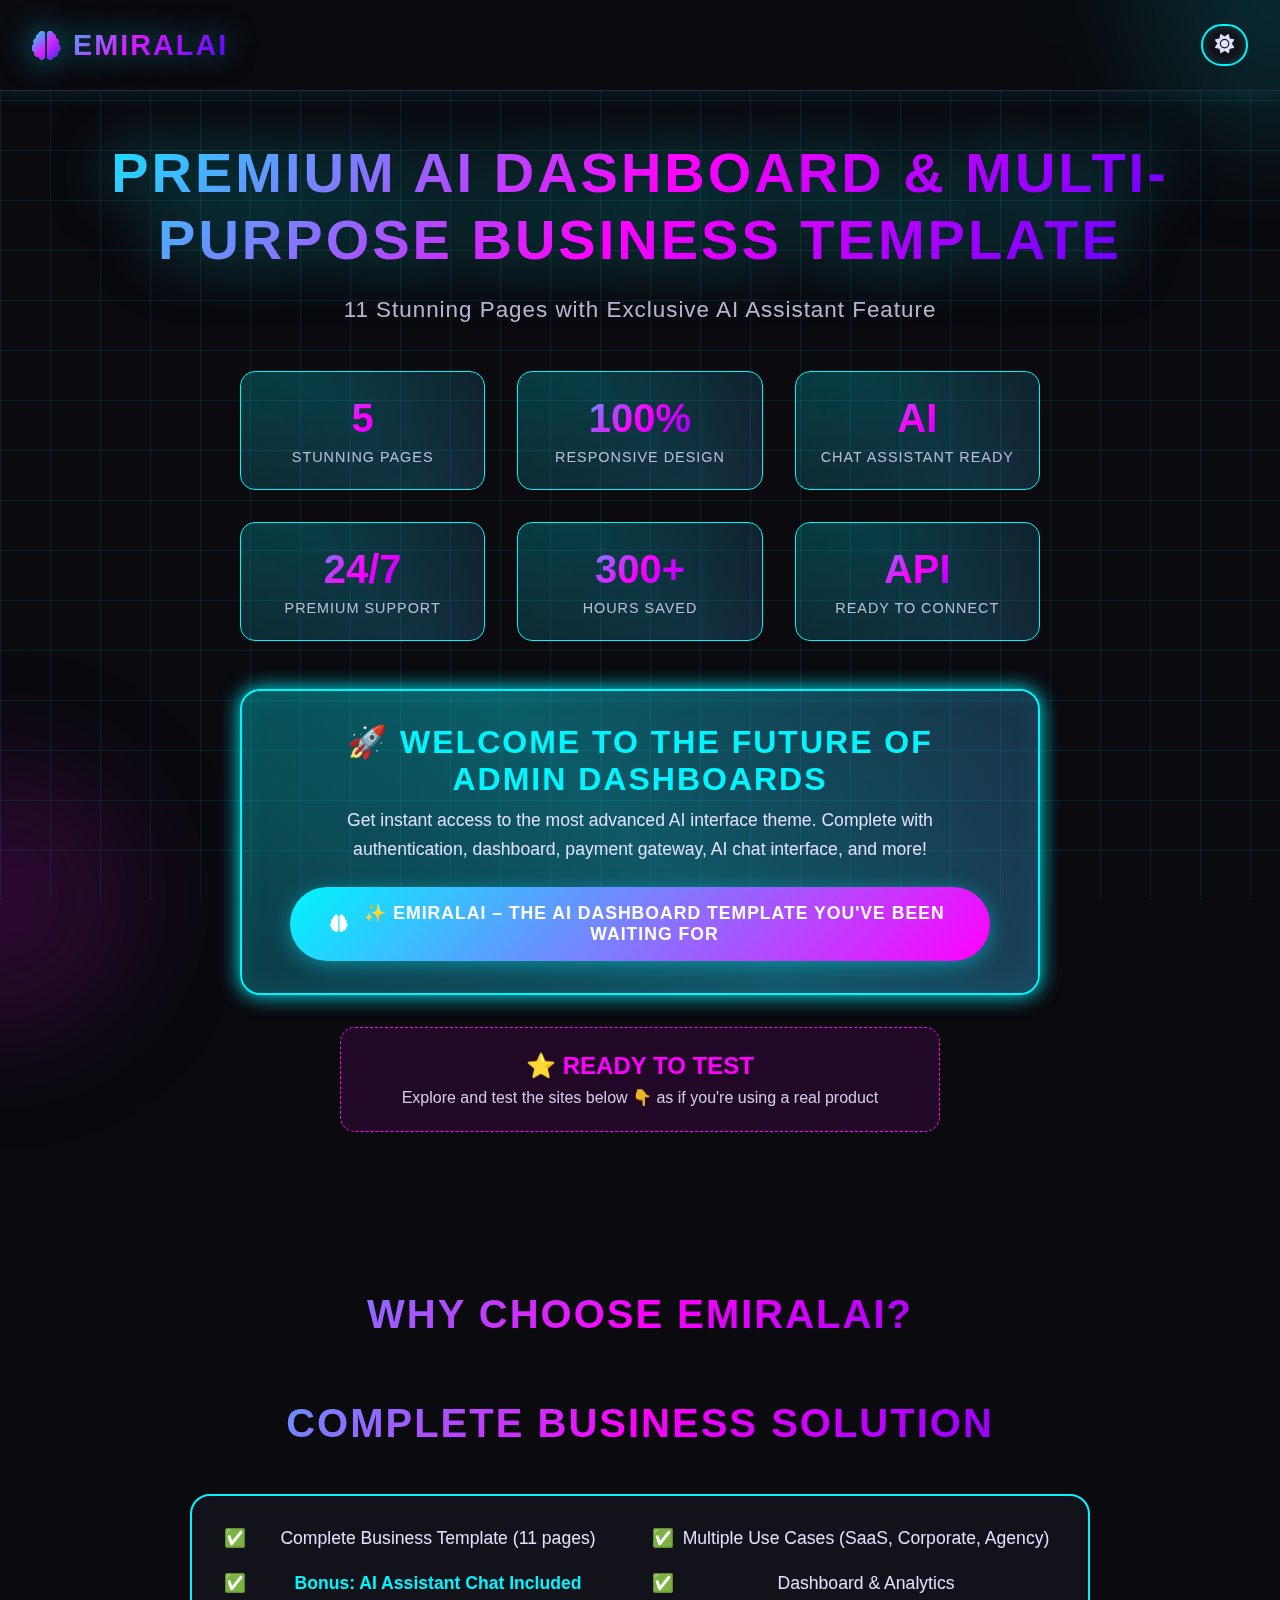
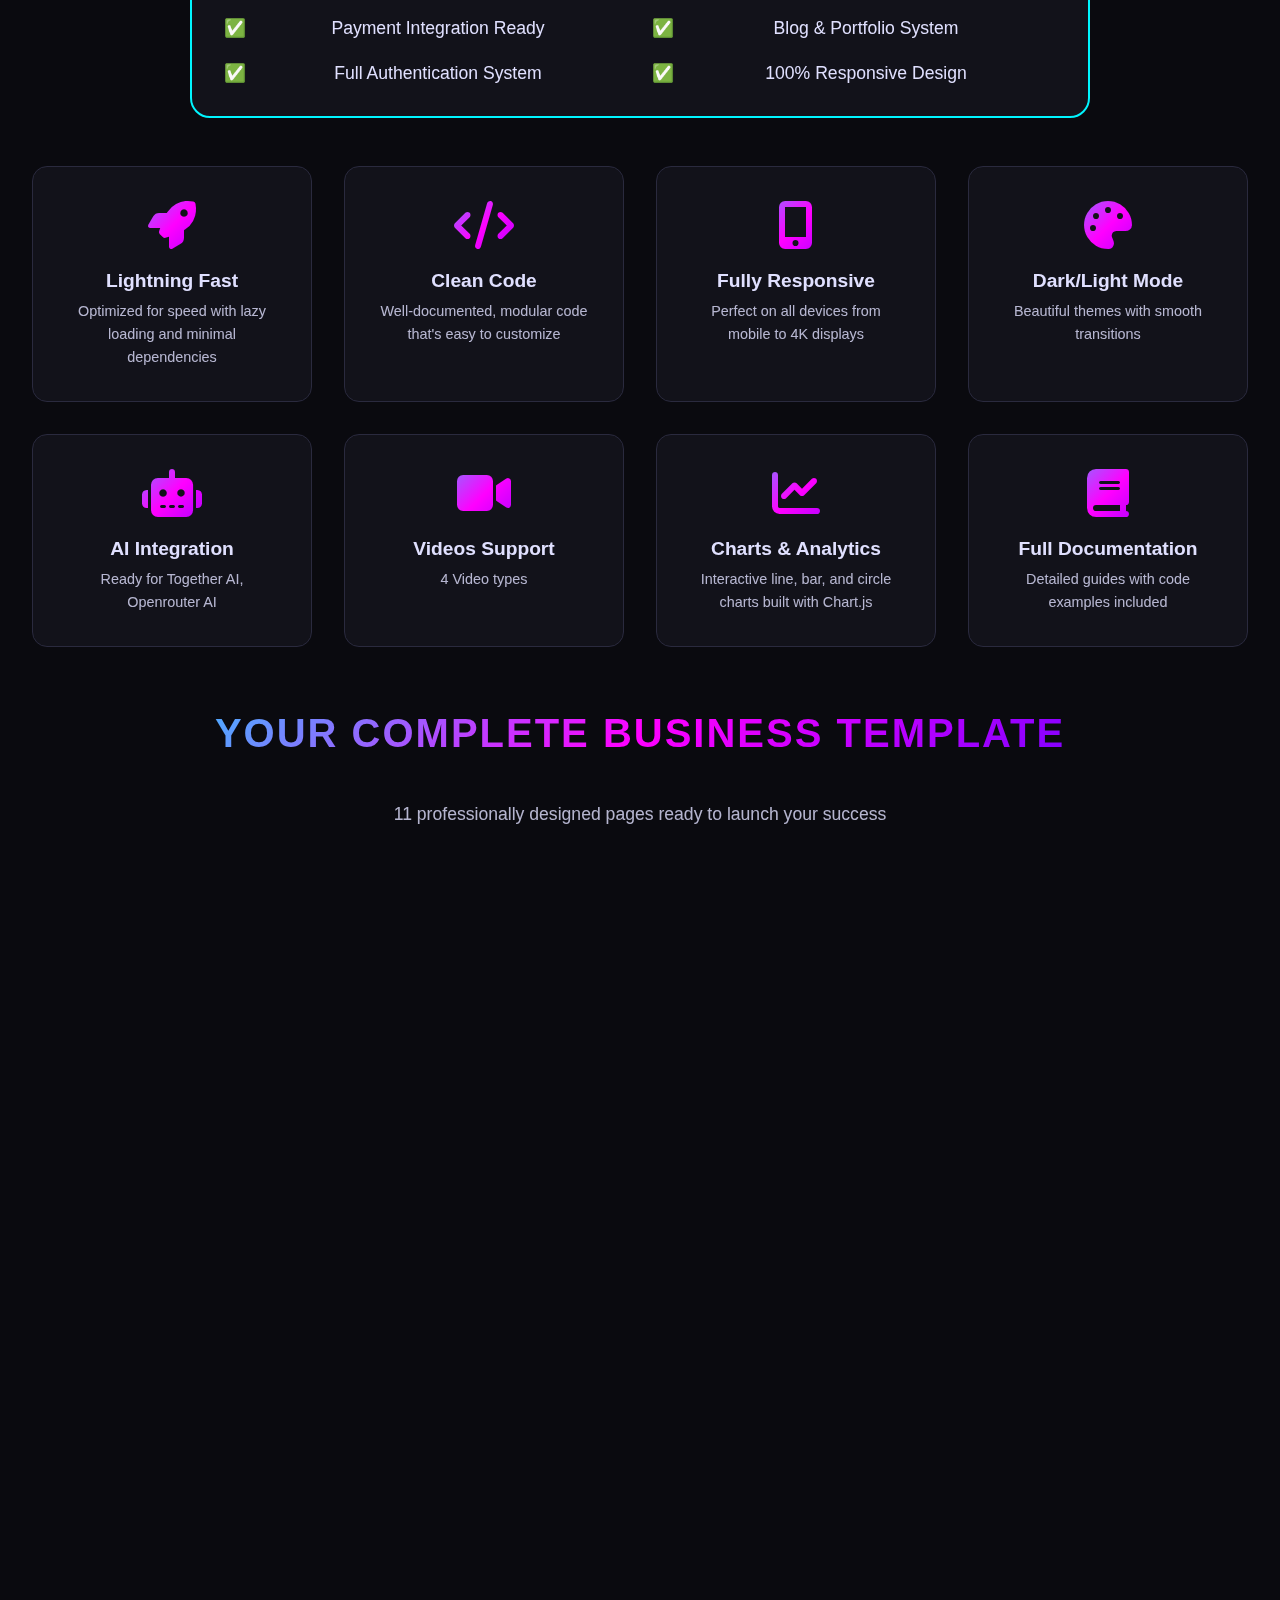
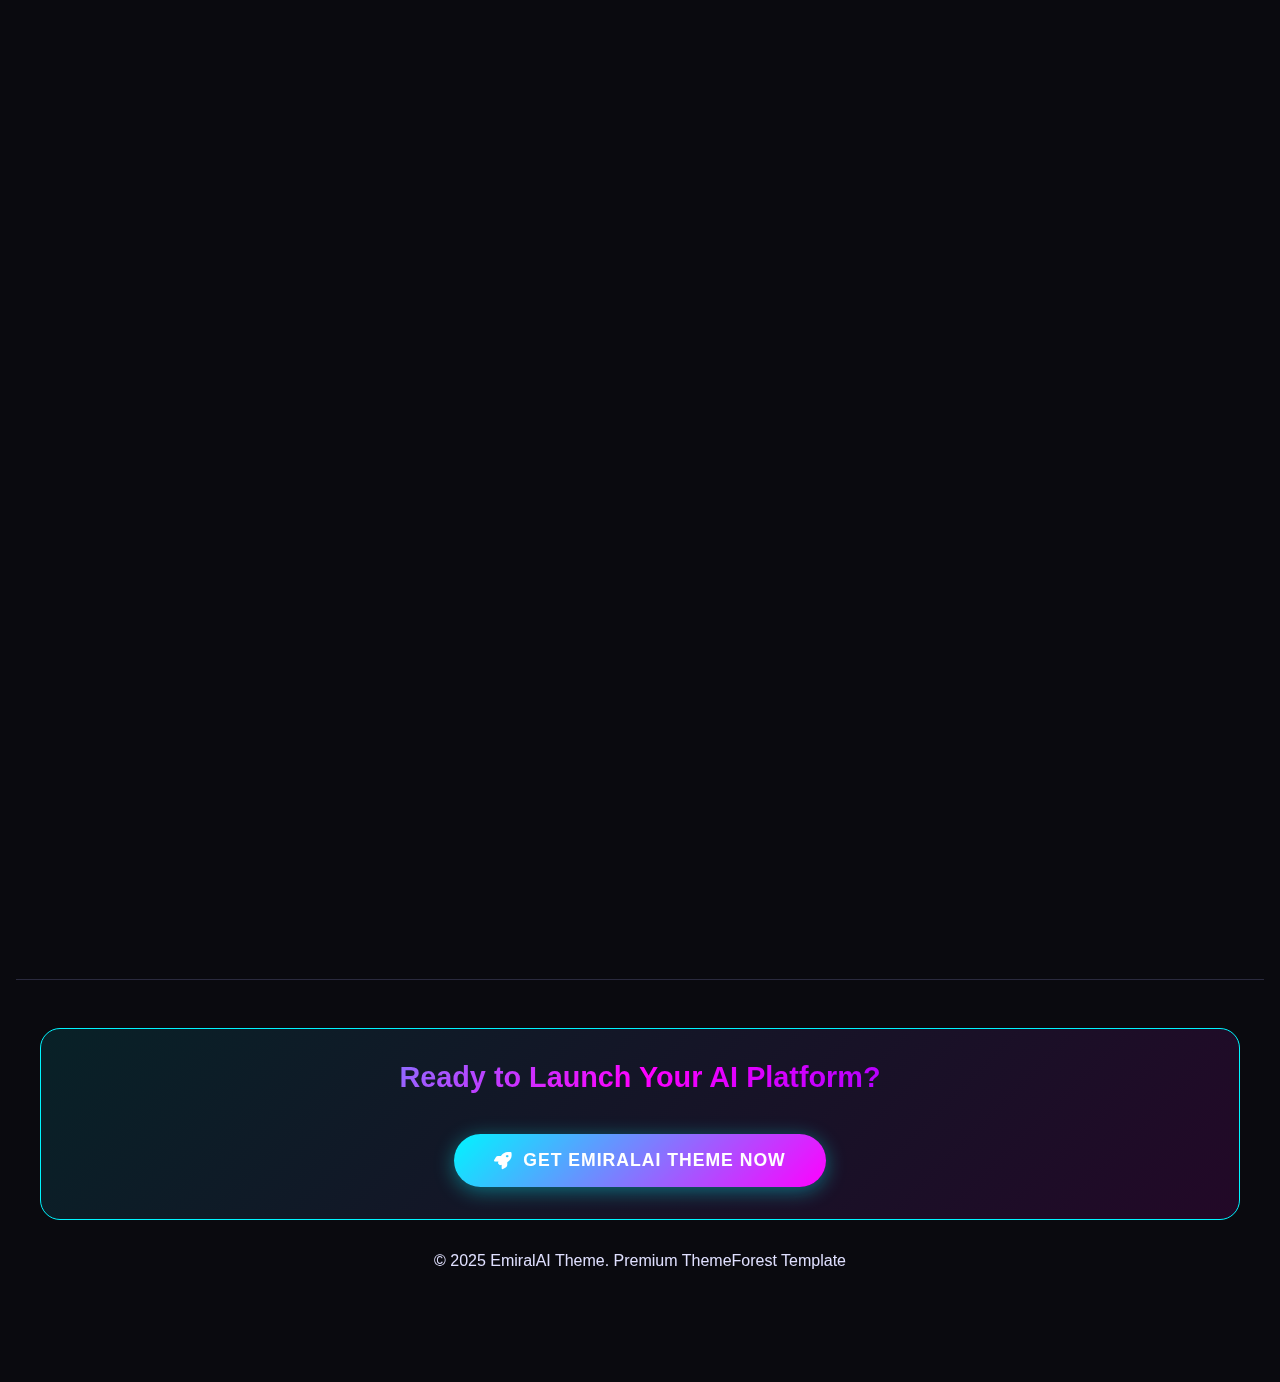
<file: index.html>
<!DOCTYPE html>
<html lang="en">
<!-- index.html file -->
<!--called before showcase.html file -->

<head>
    <!-- ========================================
         META TAGS & PAGE INFORMATION
    ======================================== -->
    <meta charset="UTF-8">
    <meta name="viewport" content="width=device-width, initial-scale=1.0, maximum-scale=5.0, user-scalable=yes">
    <meta name="apple-mobile-web-app-capable" content="yes">
    <meta name="mobile-web-app-capable" content="yes">
    <title>EmiralAI - Premium AI Theme | 11 Stunning Pages</title>
    <meta name="description"
        content="EmiralAI - Next-generation AI interface design with 11 professionally crafted pages. Perfect for AI startups, SaaS platforms, and tech companies.">
    <link rel="stylesheet" href="https://cdnjs.cloudflare.com/ajax/libs/font-awesome/6.4.0/css/all.min.css">
    <style>
        /* CSS Variables for Theme */
        :root {
            --primary-color: #00f5ff;
            --secondary-color: #ff00ff;
            --accent-color: #4d00ff;
            --glow-color: #00f5ff;
            --dark-bg: #0a0a0f;
            --dark-card: #12121a;
            --dark-text: #e0e0ff;
            --light-bg: #f0f0ff;
            --light-card: #ffffff;
            --light-text: #1a1a2e;
            --gradient: linear-gradient(135deg, var(--primary-color), var(--secondary-color), var(--accent-color));
            --shadow: 0 10px 30px rgba(0, 0, 0, 0.2);
            --hover-shadow: 0 20px 40px rgba(0, 245, 255, 0.4);
            --neon-glow: 0 0 20px var(--glow-color);
            --success-color: #00ff88;
            --warning-color: #ffaa00;
        }

        /* Dark Mode Variables */
        [data-theme="dark"] {
            --bg-color: var(--dark-bg);
            --card-bg: var(--dark-card);
            --text-color: var(--dark-text);
            --border-color: #2a2a3e;
        }

        /* Light Mode Variables */
        [data-theme="light"] {
            --bg-color: var(--light-bg);
            --card-bg: var(--light-card);
            --text-color: var(--light-text);
            --border-color: #e0e0ff;
        }

        /* Global Styles */
        * {
            margin: 0;
            padding: 0;
            box-sizing: border-box;
        }

        html {
            font-size: 16px;
            -webkit-text-size-adjust: 100%;
            -ms-text-size-adjust: 100%;
        }

        body {
            font-family: 'Orbitron', 'Inter', -apple-system, BlinkMacSystemFont, 'Segoe UI', Roboto, sans-serif;
            background-color: var(--bg-color);
            color: var(--text-color);
            transition: all 0.3s ease;
            overflow-x: hidden;
            position: relative;
            min-height: 100vh;
            -webkit-font-smoothing: antialiased;
            -moz-osx-font-smoothing: grayscale;
        }

        /* Disable animations on mobile for performance */
        @media (max-width: 768px) {

            *,
            *::before,
            *::after {
                animation-duration: 0.01ms !important;
                animation-iteration-count: 1 !important;
            }

            body::before {
                display: none !important;
            }

            .flow-lines,
            .holo-element {
                display: none !important;
            }
        }

        /* Futuristic Grid Background - Desktop only */
        @media (min-width: 769px) {
            body::before {
                content: '';
                position: fixed;
                top: 0;
                left: 0;
                right: 0;
                bottom: 0;
                background-image:
                    linear-gradient(rgba(0, 245, 255, 0.1) 1px, transparent 1px),
                    linear-gradient(90deg, rgba(0, 245, 255, 0.1) 1px, transparent 1px);
                background-size: 50px 50px;
                pointer-events: none;
                z-index: 0;
                animation: grid-move 20s linear infinite;
            }
        }

        @keyframes grid-move {
            0% {
                transform: translate(0, 0);
            }

            100% {
                transform: translate(50px, 50px);
            }
        }

        /* Animated Flow Lines - Desktop only */
        .flow-lines {
            position: fixed;
            top: 0;
            left: 0;
            width: 100%;
            height: 100%;
            pointer-events: none;
            z-index: 1;
            overflow: hidden;
        }

        @media (min-width: 769px) {
            .flow-line {
                position: absolute;
                height: 2px;
                background: linear-gradient(90deg, transparent, var(--primary-color), var(--secondary-color), transparent);
                filter: blur(1px);
                opacity: 0.6;
            }

            .flow-line::after {
                content: '';
                position: absolute;
                top: -10px;
                left: 0;
                right: 0;
                height: 20px;
                background: inherit;
                filter: blur(10px);
            }

            .flow-line:nth-child(1) {
                top: 10%;
                animation: flow-curve-1 15s infinite linear;
            }

            .flow-line:nth-child(2) {
                top: 25%;
                animation: flow-curve-2 18s infinite linear;
                animation-delay: -3s;
            }

            .flow-line:nth-child(3) {
                top: 40%;
                animation: flow-curve-3 20s infinite linear;
                animation-delay: -6s;
            }

            .flow-line:nth-child(4) {
                top: 55%;
                animation: flow-curve-1 16s infinite linear;
                animation-delay: -9s;
            }

            .flow-line:nth-child(5) {
                top: 70%;
                animation: flow-curve-2 22s infinite linear;
                animation-delay: -12s;
            }

            .flow-line:nth-child(6) {
                top: 85%;
                animation: flow-curve-3 19s infinite linear;
                animation-delay: -15s;
            }
        }

        @keyframes flow-curve-1 {
            0% {
                transform: translateX(100%) translateY(0);
                width: 300px;
            }

            25% {
                transform: translateX(50%) translateY(-20px);
                width: 400px;
            }

            50% {
                transform: translateX(0%) translateY(20px);
                width: 350px;
            }

            75% {
                transform: translateX(-50%) translateY(-10px);
                width: 250px;
            }

            100% {
                transform: translateX(-150%) translateY(0);
                width: 300px;
            }
        }

        @keyframes flow-curve-2 {
            0% {
                transform: translateX(100%) translateY(0) scaleY(1);
                width: 250px;
            }

            33% {
                transform: translateX(33%) translateY(30px) scaleY(2);
                width: 500px;
            }

            66% {
                transform: translateX(-33%) translateY(-30px) scaleY(0.5);
                width: 200px;
            }

            100% {
                transform: translateX(-150%) translateY(0) scaleY(1);
                width: 250px;
            }
        }

        @keyframes flow-curve-3 {
            0% {
                transform: translateX(100%) translateY(0) rotate(0deg);
                width: 400px;
            }

            50% {
                transform: translateX(0%) translateY(40px) rotate(5deg);
                width: 600px;
            }

            100% {
                transform: translateX(-150%) translateY(0) rotate(0deg);
                width: 400px;
            }
        }

        /* Navigation */
        nav {
            position: relative;
            z-index: 100;
            padding: 1rem;
            background: rgba(var(--bg-color), 0.8);
            backdrop-filter: blur(20px);
            border-bottom: 1px solid var(--border-color);
            animation: slideDown 0.8s ease-out;
            box-shadow: 0 2px 20px rgba(0, 245, 255, 0.1);
        }

        @media (min-width: 768px) {
            nav {
                padding: 1.5rem 2rem;
            }
        }

        .nav-container {
            max-width: 1400px;
            margin: 0 auto;
            display: flex;
            justify-content: space-between;
            align-items: center;
            flex-wrap: wrap;
            gap: 0.5rem;
        }

        .logo {
            font-size: 1.4rem;
            font-weight: 800;
            background: var(--gradient);
            -webkit-background-clip: text;
            -webkit-text-fill-color: transparent;
            display: flex;
            align-items: center;
            gap: 8px;
            text-transform: uppercase;
            letter-spacing: 1px;
            text-shadow: 0 0 30px rgba(0, 245, 255, 0.5);
        }

        @media (min-width: 768px) {
            .logo {
                font-size: 1.8rem;
                gap: 10px;
                letter-spacing: 2px;
            }
        }

        .logo i {
            background: var(--gradient);
            -webkit-background-clip: text;
            -webkit-text-fill-color: transparent;
            animation: pulse-glow 2s ease-in-out infinite;
        }

        @keyframes pulse-glow {

            0%,
            100% {
                filter: drop-shadow(0 0 5px var(--glow-color));
            }

            50% {
                filter: drop-shadow(0 0 20px var(--glow-color));
            }
        }

        /* Theme Toggle */
        .theme-toggle {
            background: var(--card-bg);
            border: 2px solid var(--primary-color);
            border-radius: 50px;
            padding: 6px 10px;
            cursor: pointer;
            font-size: 1rem;
            transition: all 0.3s ease;
            color: var(--text-color);
            box-shadow: inset 0 0 10px rgba(0, 245, 255, 0.2);
            -webkit-tap-highlight-color: transparent;
        }

        @media (min-width: 768px) {
            .theme-toggle {
                padding: 8px 12px;
                font-size: 1.2rem;
            }
        }

        .theme-toggle:hover {
            transform: scale(1.1);
            box-shadow: var(--neon-glow);
            border-color: var(--secondary-color);
        }

        /* Hero Section */
        .hero {
            position: relative;
            z-index: 10;
            text-align: center;
            padding: 2rem 1rem 3rem;
            max-width: 1200px;
            margin: 0 auto;
            animation: fadeInUp 1s ease-out;
        }

        @media (min-width: 768px) {
            .hero {
                padding: 3rem 1rem 4rem;
            }
        }

        .hero h1 {
            font-size: clamp(1.5rem, 5vw, 3.5rem);
            font-weight: 900;
            margin-bottom: 1rem;
            background: var(--gradient);
            -webkit-background-clip: text;
            -webkit-text-fill-color: transparent;
            line-height: 1.2;
            animation: slideInFromLeft 1s ease-out 0.2s both;
            text-transform: uppercase;
            letter-spacing: 2px;
            filter: drop-shadow(0 0 30px rgba(0, 245, 255, 0.5));
        }

        @media (min-width: 768px) {
            .hero h1 {
                margin-bottom: 1.5rem;
                letter-spacing: 3px;
            }
        }

        .hero .tagline {
            font-size: clamp(0.9rem, 3vw, 1.4rem);
            color: var(--text-color);
            opacity: 0.8;
            margin-bottom: 2rem;
            animation: slideInFromRight 1s ease-out 0.4s both;
            font-weight: 300;
            letter-spacing: 0.5px;
            padding: 0 1rem;
        }

        @media (min-width: 768px) {
            .hero .tagline {
                margin-bottom: 3rem;
                letter-spacing: 1px;
                padding: 0;
            }
        }

        /* Hero Stats Section */
        .hero-stats {
            display: grid;
            grid-template-columns: repeat(2, 1fr);
            gap: 1rem;
            margin: 2rem auto;
            max-width: 800px;
            animation: fadeInUp 1s ease-out 0.6s both;
        }

        @media (min-width: 640px) {
            .hero-stats {
                grid-template-columns: repeat(3, 1fr);
            }
        }

        @media (min-width: 768px) {
            .hero-stats {
                gap: 2rem;
                margin: 3rem auto;
            }
        }

        .stat-card {
            background: linear-gradient(135deg, rgba(0, 245, 255, 0.1), rgba(255, 0, 255, 0.05));
            padding: 1rem;
            border-radius: 10px;
            border: 1px solid var(--primary-color);
            position: relative;
            overflow: hidden;
        }

        @media (min-width: 768px) {
            .stat-card {
                padding: 1.5rem;
                border-radius: 15px;
            }
        }

        .stat-card::before {
            content: '';
            position: absolute;
            top: -50%;
            left: -50%;
            width: 200%;
            height: 200%;
            background: linear-gradient(45deg, transparent, rgba(0, 245, 255, 0.3), transparent);
            animation: scan-line 4s linear infinite;
            opacity: 0.5;
        }

        .stat-number {
            font-size: 1.8rem;
            font-weight: 900;
            background: var(--gradient);
            -webkit-background-clip: text;
            -webkit-text-fill-color: transparent;
            margin-bottom: 0.3rem;
            position: relative;
            z-index: 1;
        }

        @media (min-width: 768px) {
            .stat-number {
                font-size: 2.5rem;
                margin-bottom: 0.5rem;
            }
        }

        .stat-label {
            font-size: 0.75rem;
            text-transform: uppercase;
            letter-spacing: 0.5px;
            opacity: 0.8;
            position: relative;
            z-index: 1;
        }

        @media (min-width: 768px) {
            .stat-label {
                font-size: 0.9rem;
                letter-spacing: 1px;
            }
        }

        /* CTA and Special Offer Combined */
        .hero-cta {
            display: flex;
            flex-direction: column;
            gap: 1.5rem;
            align-items: center;
            margin-bottom: 2rem;
            padding: 0 1rem;
        }

        @media (min-width: 768px) {
            .hero-cta {
                gap: 2rem;
                padding: 0;
            }
        }

        .cta-section {
            background: linear-gradient(135deg, rgba(0, 245, 255, 0.1), rgba(255, 0, 255, 0.1));
            padding: 1.5rem;
            border-radius: 15px;
            border: 2px solid var(--primary-color);
            box-shadow: var(--neon-glow), inset 0 0 30px rgba(0, 245, 255, 0.1);
            animation: float-glow 3s ease-in-out infinite;
            position: relative;
            overflow: hidden;
            width: 100%;
            max-width: 800px;
        }

        @media (min-width: 768px) {
            .cta-section {
                padding: 2rem 3rem;
                border-radius: 20px;
            }
        }

        .cta-section::before {
            content: '';
            position: absolute;
            top: -50%;
            left: -50%;
            width: 200%;
            height: 200%;
            background: linear-gradient(45deg, transparent, var(--primary-color), transparent);
            animation: scan-line 4s linear infinite;
            opacity: 0.3;
        }

        @keyframes scan-line {
            0% {
                transform: translateX(-100%) translateY(-100%);
            }

            100% {
                transform: translateX(100%) translateY(100%);
            }
        }

        @keyframes float-glow {

            0%,
            100% {
                transform: translateY(0);
                box-shadow: var(--neon-glow), inset 0 0 30px rgba(0, 245, 255, 0.1);
            }

            50% {
                transform: translateY(-5px);
                box-shadow: 0 0 40px var(--glow-color), inset 0 0 50px rgba(0, 245, 255, 0.2);
            }
        }

        .cta-section h2 {
            color: var(--primary-color);
            font-size: clamp(1.2rem, 4vw, 2rem);
            margin-bottom: 0.5rem;
            text-transform: uppercase;
            letter-spacing: 1px;
            position: relative;
            z-index: 1;
        }

        @media (min-width: 768px) {
            .cta-section h2 {
                letter-spacing: 2px;
            }
        }

        .cta-section p {
            color: var(--text-color);
            font-size: clamp(0.85rem, 2vw, 1.1rem);
            position: relative;
            z-index: 1;
            line-height: 1.5;
        }

        @media (min-width: 768px) {
            .cta-section p {
                line-height: 1.6;
            }
        }

        .buy-button {
            display: inline-flex;
            align-items: center;
            gap: 8px;
            background: linear-gradient(135deg, var(--primary-color), var(--secondary-color));
            color: white;
            padding: 0.8rem 1.5rem;
            border-radius: 50px;
            text-decoration: none;
            font-weight: 700;
            font-size: 0.9rem;
            margin-top: 1rem;
            transition: all 0.3s ease;
            position: relative;
            overflow: hidden;
            text-transform: uppercase;
            letter-spacing: 0.5px;
            box-shadow: 0 4px 20px rgba(0, 245, 255, 0.4);
            -webkit-tap-highlight-color: transparent;
            white-space: normal;
            text-align: center;
            max-width: 100%;
        }

        @media (min-width: 768px) {
            .buy-button {
                padding: 1rem 2.5rem;
                font-size: 1.1rem;
                margin-top: 1.5rem;
                letter-spacing: 1px;
                gap: 10px;
            }
        }

        .buy-button::before {
            content: '';
            position: absolute;
            top: 0;
            left: -100%;
            width: 100%;
            height: 100%;
            background: rgba(255, 255, 255, 0.3);
            transition: left 0.3s ease;
        }

        .buy-button:hover {
            transform: translateY(-3px);
            box-shadow: 0 8px 30px rgba(0, 245, 255, 0.6);
        }

        .buy-button:hover::before {
            left: 100%;
        }

        .special-offer {
            background: rgba(255, 0, 255, 0.1);
            padding: 1rem;
            border-radius: 10px;
            border: 1px dashed var(--secondary-color);
            animation: pulse-border 2s ease-in-out infinite;
            width: 100%;
            max-width: 600px;
        }

        @media (min-width: 768px) {
            .special-offer {
                padding: 1.5rem 2rem;
                border-radius: 15px;
            }
        }

        @keyframes pulse-border {

            0%,
            100% {
                border-color: var(--secondary-color);
            }

            50% {
                border-color: var(--primary-color);
            }
        }

        .special-offer h3 {
            color: var(--secondary-color);
            font-size: clamp(1rem, 3vw, 1.5rem);
            margin-bottom: 0.5rem;
        }

        .special-offer p {
            font-size: clamp(0.85rem, 2vw, 1rem);
            opacity: 0.9;
        }

        /* Features Section */
        .features-section {
            max-width: 1400px;
            margin: 2rem auto;
            padding: 0 1rem;
            text-align: center;
            position: relative;
            z-index: 10;
        }

        @media (min-width: 768px) {
            .features-section {
                margin: 4rem auto;
            }
        }

        .features-title {
            font-size: clamp(1.5rem, 4vw, 2.5rem);
            margin-bottom: 2rem;
            background: var(--gradient);
            -webkit-background-clip: text;
            -webkit-text-fill-color: transparent;
            text-transform: uppercase;
            letter-spacing: 1px;
        }

        @media (min-width: 768px) {
            .features-title {
                margin-bottom: 3rem;
                letter-spacing: 2px;
            }
        }

        .features-grid {
            display: grid;
            grid-template-columns: 1fr;
            gap: 1.5rem;
            margin-bottom: 3rem;
        }

        @media (min-width: 640px) {
            .features-grid {
                grid-template-columns: repeat(2, 1fr);
            }
        }

        @media (min-width: 1024px) {
            .features-grid {
                grid-template-columns: repeat(4, 1fr);
                gap: 2rem;
                margin-bottom: 4rem;
            }
        }

        .feature-item {
            background: var(--card-bg);
            padding: 1.5rem;
            border-radius: 10px;
            border: 1px solid var(--border-color);
            transition: all 0.3s ease;
            position: relative;
            overflow: hidden;
        }

        @media (min-width: 768px) {
            .feature-item {
                padding: 2rem;
                border-radius: 15px;
            }
        }

        .feature-item::before {
            content: '';
            position: absolute;
            top: -100%;
            left: -100%;
            width: 300%;
            height: 300%;
            background: radial-gradient(circle, rgba(0, 245, 255, 0.1), transparent);
            transition: all 0.5s ease;
            opacity: 0;
        }

        .feature-item:hover::before {
            top: -150%;
            left: -150%;
            opacity: 1;
        }

        .feature-item:hover {
            transform: translateY(-5px);
            border-color: var(--primary-color);
            box-shadow: 0 10px 30px rgba(0, 245, 255, 0.3);
        }

        .feature-icon {
            font-size: 2.5rem;
            margin-bottom: 0.8rem;
            background: var(--gradient);
            -webkit-background-clip: text;
            -webkit-text-fill-color: transparent;
        }

        @media (min-width: 768px) {
            .feature-icon {
                font-size: 3rem;
                margin-bottom: 1rem;
            }
        }

        .feature-title {
            font-size: 1.1rem;
            margin-bottom: 0.5rem;
            color: var(--text-color);
        }

        @media (min-width: 768px) {
            .feature-title {
                font-size: 1.2rem;
            }
        }

        .feature-description {
            font-size: 0.85rem;
            opacity: 0.8;
            line-height: 1.5;
        }

        @media (min-width: 768px) {
            .feature-description {
                font-size: 0.9rem;
                line-height: 1.6;
            }
        }

        /* Page Grid */
        .pages-grid {
            display: grid;
            grid-template-columns: 1fr;
            gap: 1.5rem;
            max-width: 1400px;
            margin: 0 auto;
            padding: 1rem;
            position: relative;
            z-index: 10;
        }

        @media (min-width: 640px) {
            .pages-grid {
                grid-template-columns: repeat(2, 1fr);
                padding: 2rem 1rem;
            }
        }

        @media (min-width: 1024px) {
            .pages-grid {
                grid-template-columns: repeat(3, 1fr);
                gap: 2rem;
                padding: 2rem;
            }
        }

        @media (min-width: 1200px) {
            .pages-grid {
                grid-template-columns: repeat(4, 1fr);
            }
        }

        /* Page Card */
        .page-card {
            background: var(--card-bg);
            border-radius: 15px;
            overflow: hidden;
            box-shadow: var(--shadow);
            transition: all 0.4s cubic-bezier(0.175, 0.885, 0.32, 1.275);
            position: relative;
            animation: fadeInUp 0.8s ease-out;
            animation-fill-mode: both;
            border: 1px solid var(--border-color);
            backdrop-filter: blur(10px);
        }

        @media (min-width: 768px) {
            .page-card {
                border-radius: 20px;
            }
        }

        .page-card::before {
            content: '';
            position: absolute;
            top: 0;
            left: 0;
            right: 0;
            bottom: 0;
            background: linear-gradient(135deg, transparent, rgba(0, 245, 255, 0.1));
            opacity: 0;
            transition: opacity 0.3s ease;
            pointer-events: none;
        }

        .page-card:hover::before {
            opacity: 1;
        }

        .page-card:nth-child(1) {
            animation-delay: 0.1s;
        }

        .page-card:nth-child(2) {
            animation-delay: 0.2s;
        }

        .page-card:nth-child(3) {
            animation-delay: 0.3s;
        }

        .page-card:nth-child(4) {
            animation-delay: 0.4s;
        }

        .page-card:nth-child(5) {
            animation-delay: 0.5s;
        }

        .page-card:nth-child(6) {
            animation-delay: 0.6s;
        }

        .page-card:nth-child(7) {
            animation-delay: 0.7s;
        }

        .page-card:nth-child(8) {
            animation-delay: 0.8s;
        }

        .page-card:nth-child(9) {
            animation-delay: 0.9s;
        }

        .page-card:nth-child(10) {
            animation-delay: 1s;
        }

        .page-card:nth-child(11) {
            animation-delay: 1.1s;
        }

        .page-card:hover {
            transform: translateY(-10px) scale(1.02);
            box-shadow: var(--hover-shadow);
            border-color: var(--primary-color);
        }

        /* Badge for special pages */
        .page-badge {
            position: absolute;
            top: 10px;
            right: 10px;
            background: var(--warning-color);
            color: white;
            padding: 4px 12px;
            border-radius: 20px;
            font-size: 0.7rem;
            font-weight: 700;
            text-transform: uppercase;
            letter-spacing: 0.5px;
            z-index: 2;
            animation: pulse 2s ease-in-out infinite;
        }

        @media (min-width: 768px) {
            .page-badge {
                top: 15px;
                right: 15px;
                padding: 5px 15px;
                font-size: 0.8rem;
                letter-spacing: 1px;
            }
        }

        .page-badge.hot {
            background: linear-gradient(135deg, #ff0080, #ff0040);
        }

        .page-badge.new {
            background: linear-gradient(135deg, #00ff88, #00cc66);
        }

        @keyframes pulse {

            0%,
            100% {
                transform: scale(1);
            }

            50% {
                transform: scale(1.05);
            }
        }

        /* Thumbnail */
        .thumbnail {
            width: 100%;
            height: 180px;
            background: linear-gradient(135deg, #1a1a2e 0%, #16213e 100%);
            position: relative;
            overflow: hidden;
        }

        @media (min-width: 768px) {
            .thumbnail {
                height: 200px;
            }
        }

        .thumbnail::after {
            content: '';
            position: absolute;
            top: 0;
            left: -100%;
            width: 100%;
            height: 100%;
            background: linear-gradient(90deg, transparent, rgba(0, 245, 255, 0.4), transparent);
            animation: shine 3s infinite;
        }

        @keyframes shine {
            0% {
                left: -100%;
            }

            100% {
                left: 200%;
            }
        }

        .thumbnail img {
            width: 100%;
            height: 100%;
            object-fit: cover;
            transition: transform 0.6s ease;
        }

        .page-card:hover .thumbnail img {
            transform: scale(1.1);
        }

        /* Card Content */
        .card-content {
            padding: 1.2rem;
        }

        @media (min-width: 768px) {
            .card-content {
                padding: 1.5rem;
            }
        }

        .card-title {
            font-size: 1.1rem;
            font-weight: 700;
            margin-bottom: 0.5rem;
            color: var(--text-color);
            text-transform: uppercase;
            letter-spacing: 0.5px;
            line-height: 1.3;
        }

        @media (min-width: 768px) {
            .card-title {
                font-size: 1.3rem;
                letter-spacing: 1px;
            }
        }

        .card-description {
            font-size: 0.85rem;
            color: var(--text-color);
            opacity: 0.7;
            line-height: 1.5;
            margin-bottom: 1rem;
        }

        @media (min-width: 768px) {
            .card-description {
                font-size: 0.95rem;
                line-height: 1.6;
                margin-bottom: 1.5rem;
            }
        }

        .view-btn {
            display: inline-flex;
            align-items: center;
            gap: 6px;
            background: linear-gradient(135deg, var(--primary-color), var(--secondary-color));
            color: white;
            padding: 0.6rem 1.2rem;
            border-radius: 8px;
            text-decoration: none;
            font-weight: 600;
            transition: all 0.3s ease;
            position: relative;
            overflow: hidden;
            text-transform: uppercase;
            letter-spacing: 0.5px;
            font-size: 0.8rem;
            -webkit-tap-highlight-color: transparent;
        }

        @media (min-width: 768px) {
            .view-btn {
                padding: 0.8rem 1.5rem;
                border-radius: 10px;
                letter-spacing: 1px;
                font-size: 0.9rem;
                gap: 8px;
            }
        }

        .view-btn::before {
            content: '';
            position: absolute;
            top: 0;
            left: -100%;
            width: 100%;
            height: 100%;
            background: rgba(255, 255, 255, 0.3);
            transition: left 0.3s ease;
        }

        .view-btn:hover::before {
            left: 100%;
        }

        .view-btn:hover {
            transform: translateX(5px);
            box-shadow: var(--neon-glow);
        }

        /* Footer */
        footer {
            text-align: center;
            padding: 2rem 1rem;
            border-top: 1px solid var(--border-color);
            margin-top: 3rem;
            position: relative;
            z-index: 10;
            background: rgba(var(--bg-color), 0.8);
            backdrop-filter: blur(10px);
        }

        @media (min-width: 768px) {
            footer {
                padding: 3rem 1rem;
                margin-top: 4rem;
            }
        }

        .footer-content {
            max-width: 1200px;
            margin: 0 auto;
        }

        .footer-cta {
            background: linear-gradient(135deg, rgba(0, 245, 255, 0.1), rgba(255, 0, 255, 0.1));
            padding: 1.5rem;
            border-radius: 15px;
            border: 1px solid var(--primary-color);
            margin-bottom: 1.5rem;
        }

        @media (min-width: 768px) {
            .footer-cta {
                padding: 2rem;
                border-radius: 20px;
                margin-bottom: 2rem;
            }
        }

        .footer-cta h3 {
            font-size: 1.5rem;
            margin-bottom: 0.8rem;
            background: var(--gradient);
            -webkit-background-clip: text;
            -webkit-text-fill-color: transparent;
        }

        @media (min-width: 768px) {
            .footer-cta h3 {
                font-size: 1.8rem;
                margin-bottom: 1rem;
            }
        }

        /* Animations */
        @keyframes fadeInUp {
            from {
                opacity: 0;
                transform: translateY(30px);
            }

            to {
                opacity: 1;
                transform: translateY(0);
            }
        }

        @keyframes slideDown {
            from {
                opacity: 0;
                transform: translateY(-100%);
            }

            to {
                opacity: 1;
                transform: translateY(0);
            }
        }

        @keyframes slideInFromLeft {
            from {
                opacity: 0;
                transform: translateX(-50px);
            }

            to {
                opacity: 1;
                transform: translateX(0);
            }
        }

        @keyframes slideInFromRight {
            from {
                opacity: 0;
                transform: translateX(50px);
            }

            to {
                opacity: 1;
                transform: translateX(0);
            }
        }

        /* Holographic Elements - Desktop only */
        @media (min-width: 769px) {
            .holo-element {
                position: fixed;
                width: 300px;
                height: 300px;
                border-radius: 50%;
                background: radial-gradient(circle, rgba(0, 245, 255, 0.2), transparent);
                filter: blur(60px);
                pointer-events: none;
                animation: holo-float 20s infinite ease-in-out;
            }

            .holo-1 {
                top: -150px;
                right: -150px;
                animation-delay: 0s;
            }

            .holo-2 {
                bottom: -150px;
                left: -150px;
                animation-delay: 10s;
                background: radial-gradient(circle, rgba(255, 0, 255, 0.2), transparent);
            }
        }

        @keyframes holo-float {

            0%,
            100% {
                transform: translate(0, 0) scale(1);
            }

            33% {
                transform: translate(50px, -50px) scale(1.1);
            }

            66% {
                transform: translate(-50px, 50px) scale(0.9);
            }
        }

        /* Loading Animation */
        .thumbnail.loading {
            background: linear-gradient(90deg, var(--card-bg) 0%, var(--border-color) 50%, var(--card-bg) 100%);
            background-size: 200% 100%;
            animation: shimmer 1.5s infinite;
        }

        @keyframes shimmer {
            0% {
                background-position: -200% 0;
            }

            100% {
                background-position: 200% 0;
            }
        }

        /* Touch-friendly improvements */
        @media (hover: none) and (pointer: coarse) {
            .page-card:active {
                transform: scale(0.98);
            }

            .view-btn:active,
            .buy-button:active {
                transform: scale(0.95);
            }
        }

        /* Image loading fallback */
        .thumbnail img[src=""] {
            display: none;
        }

        /* Ensure proper text readability on small screens */
        @media (max-width: 400px) {
            .card-title {
                font-size: 1rem;
            }

            .card-description {
                font-size: 0.8rem;
            }

            .hero h1 {
                font-size: 1.3rem;
            }

            .hero .tagline {
                font-size: 0.85rem;
            }
        }

        /* Better features list on mobile */
        .features-list {
            max-width: 900px;
            margin: 0 auto 2rem;
            background: var(--card-bg);
            padding: 1.5rem;
            border-radius: 15px;
            border: 2px solid var(--primary-color);
        }

        @media (min-width: 768px) {
            .features-list {
                margin: 0 auto 3rem;
                padding: 2rem;
                border-radius: 20px;
            }
        }

        .features-list-grid {
            display: grid;
            grid-template-columns: 1fr;
            gap: 1rem;
            font-size: 0.9rem;
        }

        @media (min-width: 640px) {
            .features-list-grid {
                grid-template-columns: repeat(2, 1fr);
                gap: 1.5rem;
                font-size: 1.1rem;
            }
        }

        .features-list-grid div {
            padding-left: 1.5rem;
            position: relative;
        }

        .features-list-grid div::before {
            content: "✅";
            position: absolute;
            left: 0;
            top: 0;
        }

        .features-list-grid strong {
            color: var(--primary-color);
        }
    </style>
</head>

<body data-theme="dark">
    <!-- Animated Flow Lines -->
    <div class="flow-lines">
        <div class="flow-line"></div>
        <div class="flow-line"></div>
        <div class="flow-line"></div>
        <div class="flow-line"></div>
        <div class="flow-line"></div>
        <div class="flow-line"></div>
    </div>

    <!-- Holographic Elements -->
    <div class="holo-element holo-1"></div>
    <div class="holo-element holo-2"></div>

    <!-- Navigation -->
    <nav>
        <div class="nav-container">
            <div class="logo">
                <i class="fas fa-brain"></i>
                EmiralAI
            </div>
            <button class="theme-toggle" id="themeToggle">
                <i class="fas fa-moon"></i>
            </button>
        </div>
    </nav>

    <!-- Hero Section -->
    <section class="hero">
        <h1>Premium AI Dashboard & Multi-Purpose Business Template</h1>
        <p class="tagline">11 Stunning Pages with Exclusive AI Assistant Feature</p>

        <!-- Stats Section -->
        <div class="hero-stats">
            <div class="stat-card">
                <div class="stat-number">11</div>
                <div class="stat-label">Stunning Pages</div>
            </div>
            <div class="stat-card">
                <div class="stat-number">100%</div>
                <div class="stat-label">Responsive Design</div>
            </div>
            <div class="stat-card">
                <div class="stat-number">AI</div>
                <div class="stat-label">Chat Assistant Ready</div>
            </div>
            <div class="stat-card">
                <div class="stat-number">24/7</div>
                <div class="stat-label">Premium Support</div>
            </div>
            <div class="stat-card">
                <div class="stat-number">300+</div>
                <div class="stat-label">Hours Saved</div>
            </div>
            <div class="stat-card">
                <div class="stat-number">API</div>
                <div class="stat-label">Ready to Connect</div>
            </div>
        </div>

        <div class="hero-cta">
            <div class="cta-section">
                <h2>🚀 Welcome to the Future of Admin Dashboards</h2>
                <p>Get instant access to the most advanced AI interface theme. Complete with
                    authentication, dashboard, payment gateway, AI chat interface, and more!</p>
                <a href="#" class="buy-button">
                    <i class="fas fa-brain"></i>
                    ✨ EmiralAI – The AI Dashboard Template You've Been Waiting For
                </a>
            </div>

            <div class="special-offer">
                <h3>⭐ READY TO TEST</h3>
                <p>Explore and test the sites below 👇 as if you're using a real product</p>
            </div>
        </div>
    </section>

    <!-- Features Section -->
    <section class="features-section">
        <h2 class="features-title">Why Choose EmiralAI?</h2>
        <section class="features-section">
            <h2 class="features-title">Complete Business Solution</h2>

            <!-- Quick Features List -->
            <div class="features-list">
                <div class="features-list-grid">
                    <div>Complete Business Template (11 pages)</div>
                    <div>Multiple Use Cases (SaaS, Corporate, Agency)</div>
                    <div><strong>Bonus: AI Assistant Chat Included</strong></div>
                    <div>Dashboard & Analytics</div>
                    <div>Payment Integration Ready</div>
                    <div>Blog & Portfolio System</div>
                    <div>Full Authentication System</div>
                    <div>100% Responsive Design</div>
                </div>
            </div>
            <div class="features-grid">
                <div class="feature-item">
                    <div class="feature-icon">
                        <i class="fas fa-rocket"></i>
                    </div>
                    <h3 class="feature-title">Lightning Fast</h3>
                    <p class="feature-description">Optimized for speed with lazy loading and minimal dependencies</p>
                </div>
                <div class="feature-item">
                    <div class="feature-icon">
                        <i class="fas fa-code"></i>
                    </div>
                    <h3 class="feature-title">Clean Code</h3>
                    <p class="feature-description">Well-documented, modular code that's easy to customize</p>
                </div>
                <div class="feature-item">
                    <div class="feature-icon">
                        <i class="fas fa-mobile-alt"></i>
                    </div>
                    <h3 class="feature-title">Fully Responsive</h3>
                    <p class="feature-description">Perfect on all devices from mobile to 4K displays</p>
                </div>
                <div class="feature-item">
                    <div class="feature-icon">
                        <i class="fas fa-palette"></i>
                    </div>
                    <h3 class="feature-title">Dark/Light Mode</h3>
                    <p class="feature-description">Beautiful themes with smooth transitions</p>
                </div>
                <div class="feature-item">
                    <div class="feature-icon">
                        <i class="fas fa-robot"></i>
                    </div>
                    <h3 class="feature-title">AI Integration</h3>
                    <p class="feature-description">Ready for Together AI, Openrouter AI</p>
                </div>
                <div class="feature-item">
                    <div class="feature-icon">
                        <i class="fas fa-video"></i>
                    </div>
                    <h3 class="feature-title">Videos Support</h3>
                    <p class="feature-description">4 Video types</p>
                </div>
                <div class="feature-item">
                    <div class="feature-icon">
                        <i class="fas fa-chart-line"></i>
                    </div>
                    <h3 class="feature-title">Charts & Analytics</h3>
                    <p class="feature-description">Interactive line, bar, and circle charts built with Chart.js</p>
                </div>
                <div class="feature-item">
                    <div class="feature-icon">
                        <i class="fas fa-book"></i>
                    </div>
                    <h3 class="feature-title">Full Documentation</h3>
                    <p class="feature-description">Detailed guides with code examples included</p>
                </div>
            </div>
        </section>

        <div style="text-align: center; margin-bottom: 2rem;">
            <h3 class="features-title">Your Complete Business Template</h3>
            <p style="font-size: 1.1rem; opacity: 0.8;">11 professionally designed pages ready to launch your success
            </p>
        </div>
        <!-- Pages Grid -->
        <section class="pages-grid">
            <!-- Page 1: Index -->
            <div class="page-card">
                <div class="page-badge hot">HOT</div>
                <div class="thumbnail loading">
                    <img data-src="images/Homepage.jpg" alt="Homepage" loading="lazy">
                </div>
                <div class="card-content">
                    <h3 class="card-title">Homepage</h3>
                    <p class="card-description">Stunning landing page with hero section, animated features, pricing
                        plans,
                        testimonials, and partner logos.</p>
                    <a href="demo-viewer.html?page=main.html" class="view-btn">
                        View Demo <i class="fas fa-arrow-right"></i>
                    </a>
                </div>
            </div>

            <!-- Page 3: User Profile -->
            <div class="page-card">
                <div class="page-badge new">NEW</div>
                <div class="thumbnail loading">
                    <img data-src="images/UserProfile.jpg" alt="User Profile" loading="lazy">
                </div>
                <div class="card-content">
                    <h3 class="card-title">Smart User Profile – Includes AI Assistant & Animated GIF Avatar</h3>
                    <p class="card-description">Complete profile management with integrated AI assistant, usage stats,
                        and
                        subscription details.</p>
                    <a href="demo-viewer.html?page=user-profile.html" class="view-btn">
                        View Demo <i class="fas fa-arrow-right"></i>
                    </a>
                </div>
            </div>

            <!-- Page 4: Dashboard -->
            <div class="page-card">
                <div class="thumbnail loading">
                    <img data-src="images/Dashboard.jpg" alt="Dashboard" loading="lazy">
                </div>
                <div class="card-content">
                    <h3 class="card-title">AI Dashboard</h3>
                    <p class="card-description">Analytics dashboard with interactive charts, real-time stats, date
                        filters,
                        and export options.</p>
                    <a href="demo-viewer.html?page=dashboard.html" class="view-btn">
                        View Demo <i class="fas fa-arrow-right"></i>
                    </a>
                </div>
            </div>

            <!-- Page 5: Payment -->
            <div class="page-card">
                <div class="thumbnail loading">
                    <img data-src="images/Payment.jpg" alt="Payment Gateway" loading="lazy">
                </div>
                <div class="card-content">
                    <h3 class="card-title">Payment Gateway</h3>
                    <p class="card-description">Secure checkout with multiple payment methods, coupon codes, and order
                        summary.</p>
                    <a href="demo-viewer.html?page=payment.html" class="view-btn">
                        View Demo <i class="fas fa-arrow-right"></i>
                    </a>
                </div>
            </div>

            <!-- Page 2: Auth Popups -->
            <div class="page-card">
                <div class="thumbnail loading">
                    <img data-src="images/Auth.jpg" alt="Authentication" loading="lazy">
                </div>
                <div class="card-content">
                    <h3 class="card-title">Authentication Popups</h3>
                    <p class="card-description">Elegant login/signup modals with smooth animations.
                        Click "Get Started" or "Login" button on homepage to see the popups in action.</p>
                    <a href="demo-viewer.html?page=main.html" class="view-btn">
                        View Demo <i class="fas fa-arrow-right"></i>
                    </a>
                </div>
            </div>

            <!-- Page 6: Portfolio -->
            <div class="page-card">
                <div class="thumbnail loading">
                    <img data-src="images/Portfolio.jpg" alt="Portfolio" loading="lazy">
                </div>
                <div class="card-content">
                    <h3 class="card-title">Portfolio Gallery</h3>
                    <p class="card-description">Showcase AI projects with filterable categories, lightbox preview, and
                        project details.</p>
                    <a href="demo-viewer.html?page=portfolio.html" class="view-btn">
                        View Demo <i class="fas fa-arrow-right"></i>
                    </a>
                </div>
            </div>

            <!-- Page 7: Contact & FAQ -->
            <div class="page-card">
                <div class="thumbnail loading">
                    <img data-src="images/ContactUs.jpg" alt="Contact & FAQ" loading="lazy">
                </div>
                <div class="card-content">
                    <h3 class="card-title">Contact & FAQ</h3>
                    <p class="card-description">Contact form with FAQ accordion, support tickets, and live chat
                        integration
                        ready.</p>
                    <a href="demo-viewer.html?page=contact-faq.html" class="view-btn">
                        View Demo <i class="fas fa-arrow-right"></i>
                    </a>
                </div>
            </div>

            <!-- Page 8: Blog -->
            <div class="page-card">
                <div class="thumbnail loading">
                    <img data-src="images/Blog.jpg" alt="Blog" loading="lazy">
                </div>
                <div class="card-content">
                    <h3 class="card-title">AI Blog</h3>
                    <p class="card-description">Modern blog layout with categories, search, featured posts, and
                        newsletter
                        signup.</p>
                    <a href="demo-viewer.html?page=blog.html" class="view-btn">
                        View Demo <i class="fas fa-arrow-right"></i>
                    </a>
                </div>
            </div>

            <!-- Page 9: 404 Error -->
            <div class="page-card">
                <div class="thumbnail loading">
                    <img data-src="images/404.jpg" alt="404 Error" loading="lazy">
                </div>
                <div class="card-content">
                    <h3 class="card-title">404 Error Page</h3>
                    <p class="card-description">Creative 404 page with animated graphics, search functionality, and
                        helpful
                        links.</p>
                    <a href="demo-viewer.html?page=404.html" class="view-btn">
                        View Demo <i class="fas fa-arrow-right"></i>
                    </a>
                </div>
            </div>

            <!-- Page 10: Terms -->
            <div class="page-card">
                <div class="thumbnail loading">
                    <img data-src="images/Terms.jpg" alt="Terms of Service" loading="lazy">
                </div>
                <div class="card-content">
                    <h3 class="card-title">Terms of Service</h3>
                    <p class="card-description">Professional terms page with table of contents, sections navigation, and
                        print-friendly layout.</p>
                    <a href="demo-viewer.html?page=terms.html" class="view-btn">
                        View Demo <i class="fas fa-arrow-right"></i>
                    </a>
                </div>
            </div>

            <!-- Page 11: Privacy -->
            <div class="page-card">
                <div class="thumbnail loading">
                    <img data-src="images/PrivacyPolicy.jpg" alt="Privacy Policy" loading="lazy">
                </div>
                <div class="card-content">
                    <h3 class="card-title">Privacy Policy</h3>
                    <p class="card-description">GDPR-compliant privacy policy with clear sections, cookie policy, and
                        data
                        rights info.</p>
                    <a href="demo-viewer.html?page=privacy-policy.html" class="view-btn">
                        View Demo <i class="fas fa-arrow-right"></i>
                    </a>
                </div>
            </div>

            <!-- Page 11: Documentation Page -->
            <div class="page-card">
                <div class="thumbnail loading">
                    <img data-src="images/documentation.jpg" alt="Documentation" loading="lazy">
                </div>
                <div class="card-content">
                    <h3 class="card-title">Documentation</h3>
                    <p class="card-description">Complete documentation with setup guide, customization instructions, and
                        API integration</p>
                    <a href="demo-viewer.html?page=documentation/documentation.html" class="view-btn">
                        Read Documentation <i class="fas fa-arrow-right"></i>
                    </a>
                </div>
            </div>
        </section>

        <!-- Footer -->
        <footer>
            <div class="footer-content">
                <div class="footer-cta">
                    <h3>Ready to Launch Your AI Platform?</h3>
                    <a href="#" class="buy-button">
                        <i class="fas fa-rocket"></i>
                        Get EmiralAI Theme Now
                    </a>
                </div>
                <p>&copy; 2025 EmiralAI Theme. Premium ThemeForest Template</p>
            </div>
        </footer>

        <script>
            // Theme Toggle Functionality
            const themeToggle = document.getElementById('themeToggle');
            const body = document.body;
            const icon = themeToggle.querySelector('i');

            // Default to dark theme for futuristic look
            const currentTheme = localStorage.getItem('theme') || 'dark';
            body.setAttribute('data-theme', currentTheme);
            updateThemeIcon(currentTheme);

            themeToggle.addEventListener('click', () => {
                const theme = body.getAttribute('data-theme') === 'light' ? 'dark' : 'light';
                body.setAttribute('data-theme', theme);
                localStorage.setItem('theme', theme);
                updateThemeIcon(theme);
            });

            function updateThemeIcon(theme) {
                icon.className = theme === 'light' ? 'fas fa-moon' : 'fas fa-sun';
            }

            // Lazy loading for images
            const imageObserver = new IntersectionObserver((entries, observer) => {
                entries.forEach(entry => {
                    if (entry.isIntersecting) {
                        const img = entry.target;
                        const src = img.getAttribute('data-src');

                        if (src) {
                            // Create a new image to test loading
                            const testImg = new Image();
                            testImg.onload = function () {
                                img.src = src;
                                img.parentElement.classList.remove('loading');
                            };
                            testImg.onerror = function () {
                                // If image fails to load, keep the gradient background
                                img.parentElement.classList.remove('loading');
                                img.style.display = 'none';
                            };
                            testImg.src = src;

                            observer.unobserve(img);
                        }
                    }
                });
            }, {
                rootMargin: '50px'
            });

            // Start observing all images
            document.querySelectorAll('.thumbnail img').forEach(img => {
                imageObserver.observe(img);
            });

            // Intersection Observer for scroll animations
            const observerOptions = {
                threshold: 0.1,
                rootMargin: '0px 0px -50px 0px'
            };

            const observer = new IntersectionObserver((entries) => {
                entries.forEach(entry => {
                    if (entry.isIntersecting) {
                        entry.target.style.opacity = '1';
                        entry.target.style.transform = 'translateY(0)';
                    }
                });
            }, observerOptions);

            // Observe all cards
            document.querySelectorAll('.page-card').forEach(card => {
                card.style.opacity = '0';
                card.style.transform = 'translateY(30px)';
                card.style.transition = 'opacity 0.6s ease, transform 0.6s ease';
                observer.observe(card);
            });

            // Dynamic holographic effect on mouse move - Desktop only
            if (window.innerWidth > 768) {
                window.addEventListener('mousemove', (e) => {
                    const holos = document.querySelectorAll('.holo-element');
                    const x = e.clientX / window.innerWidth;
                    const y = e.clientY / window.innerHeight;

                    holos.forEach((holo, index) => {
                        const speed = (index + 1) * 30;
                        holo.style.transform = `translate(${x * speed}px, ${y * speed}px)`;
                    });
                });
            }

            // Create dynamic flow lines - Desktop only
            function createFlowLines() {
                if (window.innerWidth > 768) {
                    const flowLines = document.querySelectorAll('.flow-line');
                    flowLines.forEach((line, index) => {
                        const randomHeight = Math.random() * 4 + 1;
                        line.style.height = `${randomHeight}px`;
                        line.style.opacity = Math.random() * 0.4 + 0.3;
                    });
                }
            }

            createFlowLines();
            if (window.innerWidth > 768) {
                setInterval(createFlowLines, 10000);
            }

            // Add glitch effect on hover - Desktop only
            if (window.innerWidth > 768) {
                document.querySelectorAll('.card-title').forEach(title => {
                    title.addEventListener('mouseenter', function () {
                        this.style.animation = 'glitch 0.3s ease';
                        setTimeout(() => {
                            this.style.animation = '';
                        }, 300);
                    });
                });
            }

            // Add CSS for glitch effect
            const style = document.createElement('style');
            style.textContent = `
            @keyframes glitch {
                0%, 100% { text-shadow: 0 0 5px var(--primary-color); }
                25% { text-shadow: -2px 0 var(--secondary-color), 2px 0 var(--primary-color); }
                50% { text-shadow: 2px 0 var(--secondary-color), -2px 0 var(--primary-color); }
                75% { text-shadow: 0 0 10px var(--accent-color); }
            }
        `;
            document.head.appendChild(style);

            // Add number counting animation for stats
            function animateNumbers() {
                const numbers = document.querySelectorAll('.stat-number');

                numbers.forEach(num => {
                    const text = num.textContent;
                    if (!isNaN(text)) {
                        const target = parseInt(text);
                        let current = 0;
                        const increment = target / 50;
                        const timer = setInterval(() => {
                            current += increment;
                            if (current >= target) {
                                current = target;
                                clearInterval(timer);
                            }
                            num.textContent = Math.floor(current);
                        }, 30);
                    }
                });
            }

            // Trigger number animation when stats section is visible
            const statsObserver = new IntersectionObserver((entries) => {
                entries.forEach(entry => {
                    if (entry.isIntersecting && !entry.target.classList.contains('animated')) {
                        entry.target.classList.add('animated');
                        animateNumbers();
                    }
                });
            }, { threshold: 0.5 });

            const heroStats = document.querySelector('.hero-stats');
            if (heroStats) {
                statsObserver.observe(heroStats);
            }

            // Mobile performance optimization
            let resizeTimer;
            window.addEventListener('resize', () => {
                clearTimeout(resizeTimer);
                resizeTimer = setTimeout(() => {
                    if (window.innerWidth <= 768) {
                        // Disable heavy animations on mobile
                        document.querySelectorAll('.flow-line, .holo-element').forEach(el => {
                            el.style.display = 'none';
                        });
                    }
                }, 250);
            });
        </script>

        <!-- Protection Script -->
        <script>
            // Showcase Protection
            (function () {
                document.addEventListener('contextmenu', function (e) {
                    e.preventDefault();
                    showProtectionNotification('Right-click disabled for demo protection');
                    return false;
                });

                // keyboard disable
                document.addEventListener('keydown', function (e) {
                    // F12
                    if (e.keyCode === 123) {
                        e.preventDefault();
                        showProtectionNotification('Developer tools disabled in demo mode');
                        return false;
                    }

                    // Ctrl+Shift+I (Windows/Linux) or Cmd+Option+I (Mac)
                    if ((e.ctrlKey || e.metaKey) && e.shiftKey && e.keyCode === 73) {
                        e.preventDefault();
                        showProtectionNotification('Developer tools disabled in demo mode');
                        return false;
                    }

                    // Ctrl+Shift+J (Windows/Linux) or Cmd+Option+J (Mac)
                    if ((e.ctrlKey || e.metaKey) && e.shiftKey && e.keyCode === 74) {
                        e.preventDefault();
                        showProtectionNotification('Developer tools disabled in demo mode');
                        return false;
                    }

                    // Ctrl+U or Cmd+U
                    if ((e.ctrlKey || e.metaKey) && e.keyCode === 85) {
                        e.preventDefault();
                        showProtectionNotification('View source disabled in demo mode');
                        return false;
                    }

                    // Ctrl+S or Cmd+S
                    if ((e.ctrlKey || e.metaKey) && e.keyCode === 83) {
                        e.preventDefault();
                        showProtectionNotification('Save disabled in demo mode');
                        return false;
                    }
                });

                // Disable drag for images
                document.addEventListener('dragstart', function (e) {
                    if (e.target.tagName === 'IMG') {
                        e.preventDefault();
                        return false;
                    }
                });

                // Disable text selection
                document.addEventListener('selectstart', function (e) {
                    if (e.target.tagName !== 'INPUT' && e.target.tagName !== 'TEXTAREA') {
                        e.preventDefault();
                        return false;
                    }
                });

                // DevTools detection
                let devtools = { open: false, orientation: null };
                const threshold = 160;
                const emitEvent = (state, orientation) => {
                    if (state) {
                        showProtectionNotification('Please close DevTools to continue');
                    }
                };

                setInterval(() => {
                    if (window.outerHeight - window.innerHeight > threshold ||
                        window.outerWidth - window.innerWidth > threshold) {
                        if (!devtools.open) {
                            emitEvent(true, 'docked');
                        }
                        devtools.open = true;
                    } else {
                        if (devtools.open) {
                            emitEvent(false, null);
                        }
                        devtools.open = false;
                    }
                }, 500);

                // Protection notification function
                function showProtectionNotification(message) {
                    let notification = document.getElementById('protectionNotification');
                    if (!notification) {
                        notification = document.createElement('div');
                        notification.id = 'protectionNotification';
                        notification.style.cssText = `
                    position: fixed;
                    bottom: 2rem;
                    right: 2rem;
                    background: linear-gradient(135deg, rgba(0, 245, 255, 0.9), rgba(255, 0, 255, 0.9));
                    color: white;
                    padding: 1rem 1.5rem;
                    border-radius: 10px;
                    box-shadow: 0 10px 30px rgba(0, 0, 0, 0.3);
                    transform: translateX(400px);
                    transition: transform 0.3s ease;
                    z-index: 10001;
                    font-family: 'Inter', sans-serif;
                    font-weight: 500;
                    max-width: 300px;
                `;
                        document.body.appendChild(notification);
                    }

                    notification.textContent = message;
                    notification.style.transform = 'translateX(0)';

                    setTimeout(() => {
                        notification.style.transform = 'translateX(400px)';
                    }, 3000);
                }

                // Disable console
                const disableConsole = () => {
                    try {
                        Object.defineProperty(window, "console", {
                            value: {
                                log: () => { },
                                debug: () => { },
                                info: () => { },
                                warn: () => { },
                                error: () => { }
                            },
                            writable: false,
                            configurable: false
                        });
                    } catch (e) { }
                };

                // Enable console disabling in production
                if (window.location.hostname !== 'localhost' && window.location.hostname !== '127.0.0.1') {
                    disableConsole();
                }

                // Prevent iframe embedding
                if (window.top !== window.self) {
                    window.top.location = window.self.location;
                }

            })();
        </script>

        <style>
            /* Disable text selection via CSS */
            body {
                -webkit-user-select: none;
                -moz-user-select: none;
                -ms-user-select: none;
                user-select: none;
            }

            /* Allow text selection in input fields only */
            input,
            textarea {
                -webkit-user-select: text;
                -moz-user-select: text;
                -ms-user-select: text;
                user-select: text;
            }

            /* Disable printing */
            @media print {
                body {
                    display: none;
                }
            }
        </style>
</body>

</html>
</file>
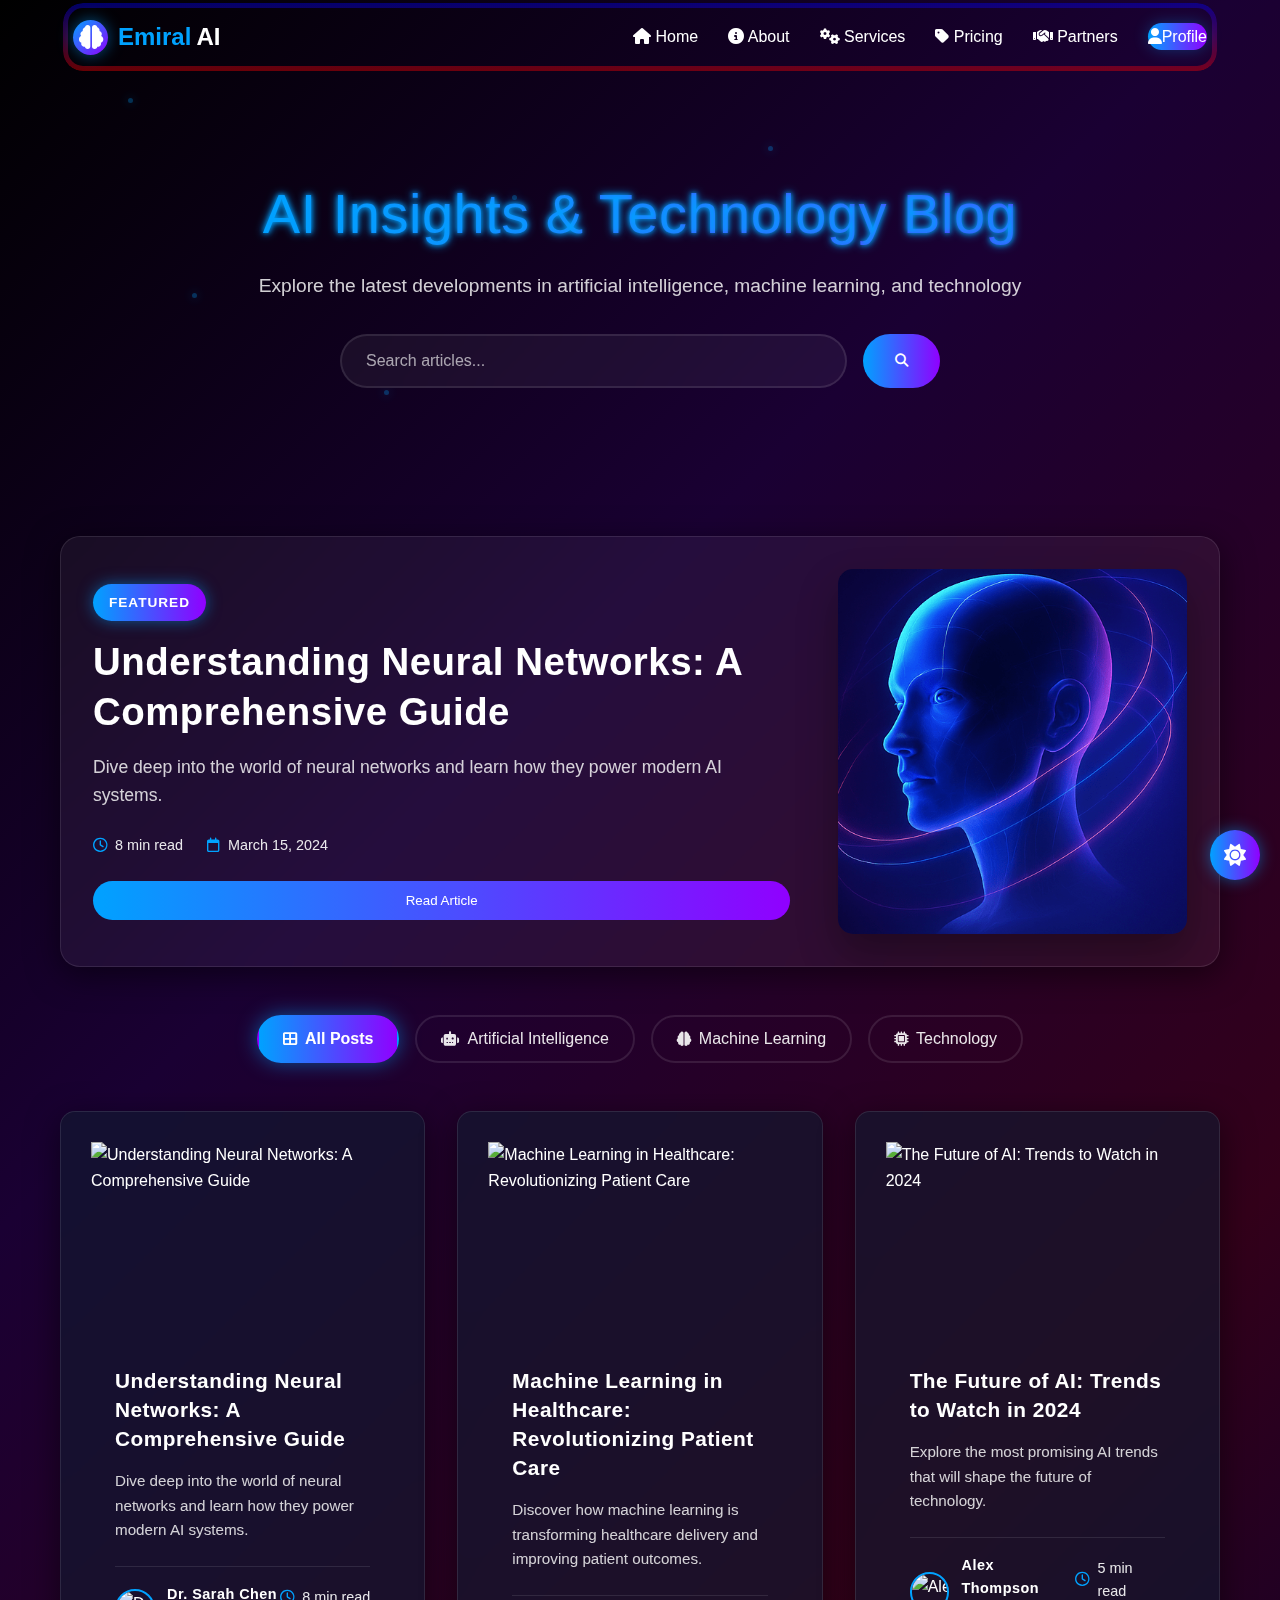
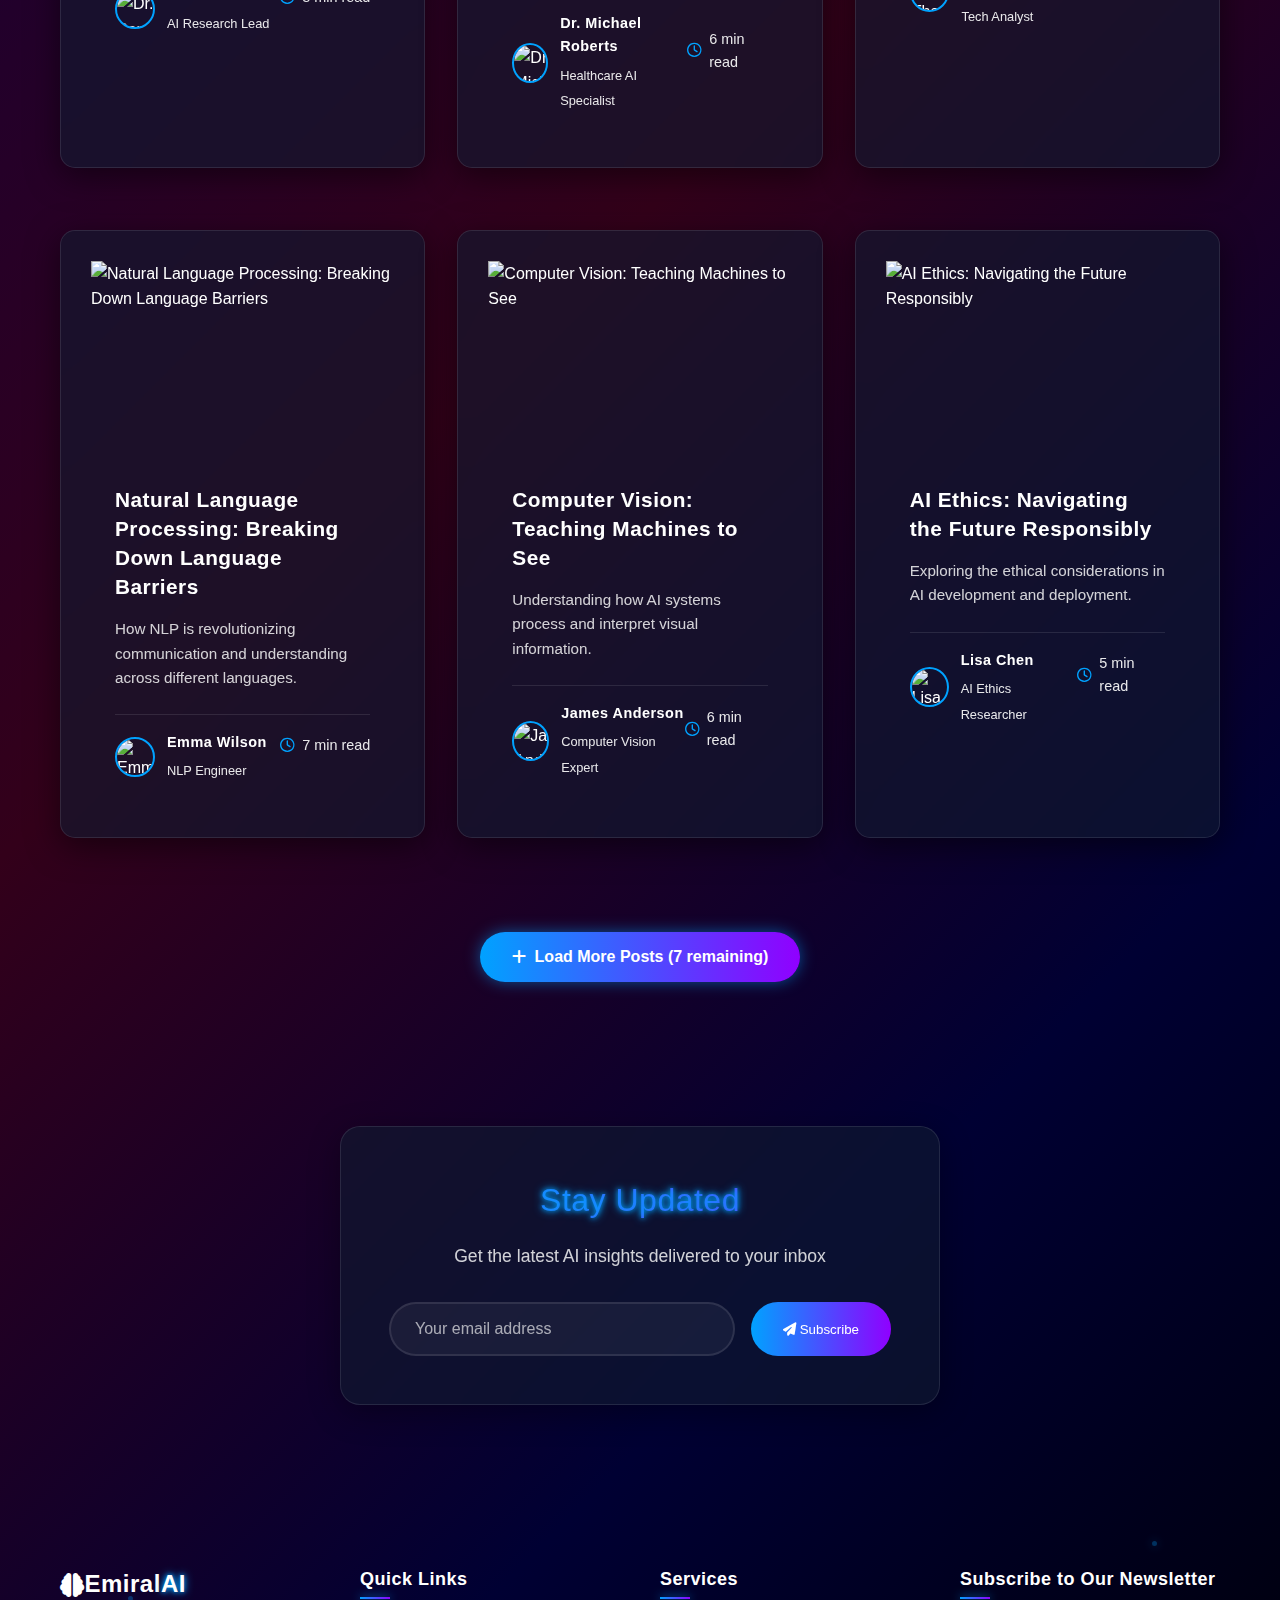
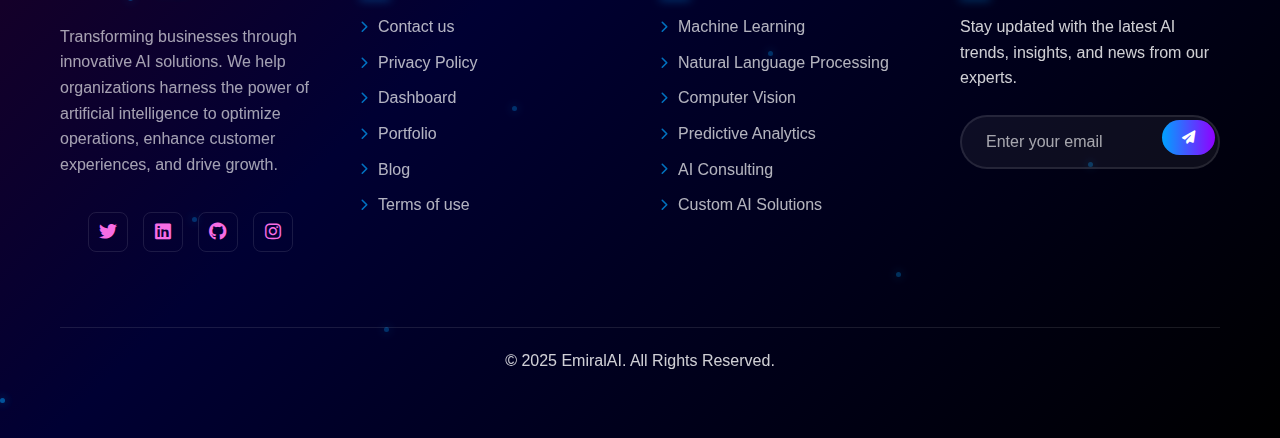
<file: blog.html>
<!DOCTYPE html>
<html lang="en" data-theme="dark">

<head>
    <meta charset="UTF-8">
    <meta name="viewport" content="width=device-width, initial-scale=1.0">
    <title>Blog - EmiralAI</title>

    <!-- Stylesheets -->
    <link rel="stylesheet" href="css/style.css">
    <link rel="stylesheet" href="css/blog.css">
    <link rel="stylesheet" href="https://cdnjs.cloudflare.com/ajax/libs/font-awesome/6.7.2/css/all.min.css">

    <!-- SEO Meta Tags -->
    <meta name="description" content="Explore the latest insights in AI, machine learning, and technology on our blog">
    <meta name="keywords" content="AI blog, machine learning, artificial intelligence, tech insights, EmiralAI">
    <meta name="robots" content="index, follow">
    <meta name="language" content="English">
    <meta name="revisit-after" content="7 days">


    <!-- Favicon and App Icons -->
    <link rel="icon" href="favicons/favicon.ico">
    <link rel="icon" type="image/png" sizes="96x96" href="favicons/favicon-96x96.png">
    <link rel="icon" type="image/svg+xml" href="favicons/favicon.svg">
    <link rel="shortcut icon" href="favicons/favicon.ico">
    <link rel="apple-touch-icon" sizes="180x180" href="favicons/apple-touch-icon.png">
    <link rel="manifest" href="favicons/site.webmanifest">
</head>

<body>
    <!-- HEADER & NAVIGATION -->
    <header>
        <div class="container">
            <nav aria-label="Main navigation">
                <div class="logo" aria-label="Emiral AI logo">
                    <div class="logo-icon">
                        <i class="fas fa-brain" aria-hidden="true"></i>
                    </div>
                    <span>Emiral</span>AI
                </div>
                <ul class="nav-links">
                    <li><a href="main.html"><i class="fas fa-home"></i> Home</a></li>
                    <li><a href="main.html#about"><i class="fas fa-info-circle"></i> About</a></li>
                    <li><a href="main.html#services"><i class="fas fa-cogs"></i> Services</a></li>
                    <li><a href="main.html#pricing"><i class="fas fa-tag"></i> Pricing</a></li>
                    <li><a href="main.html#partners"><i class="fas fa-handshake"></i> Partners</a></li>
                    <li><a href="user-profile.html" class="nav-btn active"><i class="fas fa-user"></i>Profile</a></li>
                </ul>
                <div class="hamburger" role="button" aria-label="Toggle navigation menu" tabindex="0">
                    <div class="line1"></div>
                    <div class="line2"></div>
                    <div class="line3"></div>
                </div>
            </nav>
        </div>
    </header>

    <!-- BLOG HERO SECTION -->
    <section class="blog-hero">
        <div class="container">
            <div class="blog-hero-content">
                <h1 class="glow-text">AI Insights & Technology Blog</h1>
                <p>Explore the latest developments in artificial intelligence, machine learning, and technology</p>
                <div class="blog-search">
                    <input type="text" placeholder="Search articles..." aria-label="Search articles">
                    <button class="btn">
                        <i class="fas fa-search"></i>
                    </button>
                </div>
            </div>
        </div>
        <div class="circuit-bg"></div>
        <div class="floating-particles">
            <div class="particle"></div>
            <div class="particle"></div>
            <div class="particle"></div>
            <div class="particle"></div>
            <div class="particle"></div>
            <div class="particle"></div>
        </div>
    </section>

    <!-- MAIN CONTENT -->
    <main class="blog-main">
        <div class="container">


            <!-- Featured Post Container -->
            <div class="featured-post glass-card">
                <!-- Content will be dynamically loaded via JavaScript -->
            </div>

            <!-- Blog Categories -->
            <div class="blog-categories">
                <button class="category-btn active" data-category="all">
                    <i class="fas fa-th-large"></i> All Posts
                </button>
                <button class="category-btn" data-category="ai">
                    <i class="fas fa-robot"></i> Artificial Intelligence
                </button>
                <button class="category-btn" data-category="ml">
                    <i class="fas fa-brain"></i> Machine Learning
                </button>
                <button class="category-btn" data-category="tech">
                    <i class="fas fa-microchip"></i> Technology
                </button>
            </div>

            <!-- Blog Posts Grid Container -->
            <div id="blog-posts" class="blog-posts">
                <!-- Posts will be dynamically loaded via JavaScript -->
            </div>

            <!-- Load More Button -->
            <div class="load-more-container">
                <button id="load-more" class="btn load-more-btn">
                    <i class="fas fa-plus"></i> Load More Posts
                </button>
            </div>
        </div>
    </main>

    <!-- NEWSLETTER SECTION -->
    <section class="newsletter-section">
        <div class="container">
            <div class="newsletter-content glass-card">
                <h2 class="glow-text">Stay Updated</h2>
                <p>Get the latest AI insights delivered to your inbox</p>
                <form class="newsletter-form" id="newsletter-form">
                    <div class="form-group">
                        <input type="email" id="email" placeholder="Your email address" required>
                    </div>
                    <button type="submit" class="btn">
                        <i class="fas fa-paper-plane"></i>
                        Subscribe
                    </button>
                </form>
            </div>
        </div>
        <div class="circuit-bg"></div>
    </section>

    <!-- FOOTER SECTION -->
    <footer class="footer">
        <div class="container">
            <div class="footer-content">
                <div class="footer-logo">
                    <h3><i class="fas fa-brain"></i>Emiral<span class="glow-text"> AI</span></h3>
                    <p>Transforming businesses through innovative AI solutions. We help organizations harness the power
                        of artificial intelligence to optimize operations, enhance customer experiences, and drive
                        growth.</p>
                    <div class="social-icons">
                        <a href="#"><i class="fab fa-twitter"></i></a>
                        <a href="#"><i class="fab fa-linkedin"></i></a>
                        <a href="#"><i class="fab fa-github"></i></a>
                        <a href="#"><i class="fab fa-instagram"></i></a>
                    </div>
                </div>

                <div class="footer-links">
                    <h4>Quick Links</h4>
                    <ul>
                        <li><a href="contact-faq.html"><i class="fas fa-chevron-right"></i>Contact us</a></li>
                        <li><a href="privacy-policy.html"><i class="fas fa-chevron-right"></i>Privacy Policy</a></li>
                        <li><a href="dashboard.html"><i class="fas fa-chevron-right"></i>Dashboard</a></li>
                        <li><a href="portfolio.html"><i class="fas fa-chevron-right"></i>Portfolio</a></li>
                        <li><a href="blog.html"><i class="fas fa-chevron-right"></i>Blog</a></li>
                        <li><a href="terms.html"><i class="fas fa-chevron-right"></i>Terms of use</a></li>
                    </ul>
                </div>

                <div class="footer-links">
                    <h4>Services</h4>
                    <ul>
                        <li><a href="#"><i class="fas fa-chevron-right"></i>Machine Learning</a></li>
                        <li><a href="#"><i class="fas fa-chevron-right"></i>Natural Language Processing</a></li>
                        <li><a href="#"><i class="fas fa-chevron-right"></i>Computer Vision</a></li>
                        <li><a href="#"><i class="fas fa-chevron-right"></i>Predictive Analytics</a></li>
                        <li><a href="#"><i class="fas fa-chevron-right"></i>AI Consulting</a></li>
                        <li><a href="#"><i class="fas fa-chevron-right"></i>Custom AI Solutions</a></li>
                    </ul>
                </div>

                <div class="footer-newsletter">
                    <h4>Subscribe to Our Newsletter</h4>
                    <p>Stay updated with the latest AI trends, insights, and news from our experts.</p>
                    <div class="newsletter-form">
                        <input type="email" class="newsletter-input" placeholder="Enter your email">
                        <button type="submit" class="newsletter-btn">
                            <i class="fas fa-paper-plane"></i>
                        </button>
                    </div>
                </div>
            </div>

            <div class="copyright">
                <p>&copy; 2025 EmiralAI. All Rights Reserved.</p>
            </div>
        </div>

        <!-- Animated particles in the background -->
        <div class="particles-container">
            <div class="particle"></div>
            <div class="particle"></div>
            <div class="particle"></div>
            <div class="particle"></div>
            <div class="particle"></div>
            <div class="particle"></div>
            <div class="particle"></div>
            <div class="particle"></div>
            <div class="particle"></div>
            <div class="particle"></div>
        </div>
    </footer>

    <div id="theme-toggle" class="theme-toggle" aria-label="dark&light">
        <i class="fas fa-sun"></i>
    </div>

    <!-- Scripts -->
    <script src="js/console-fix.js"></script>
    <script src="js/customize.js"></script>
    <script src="js/blog.js"></script>
</body>

</html>
</file>
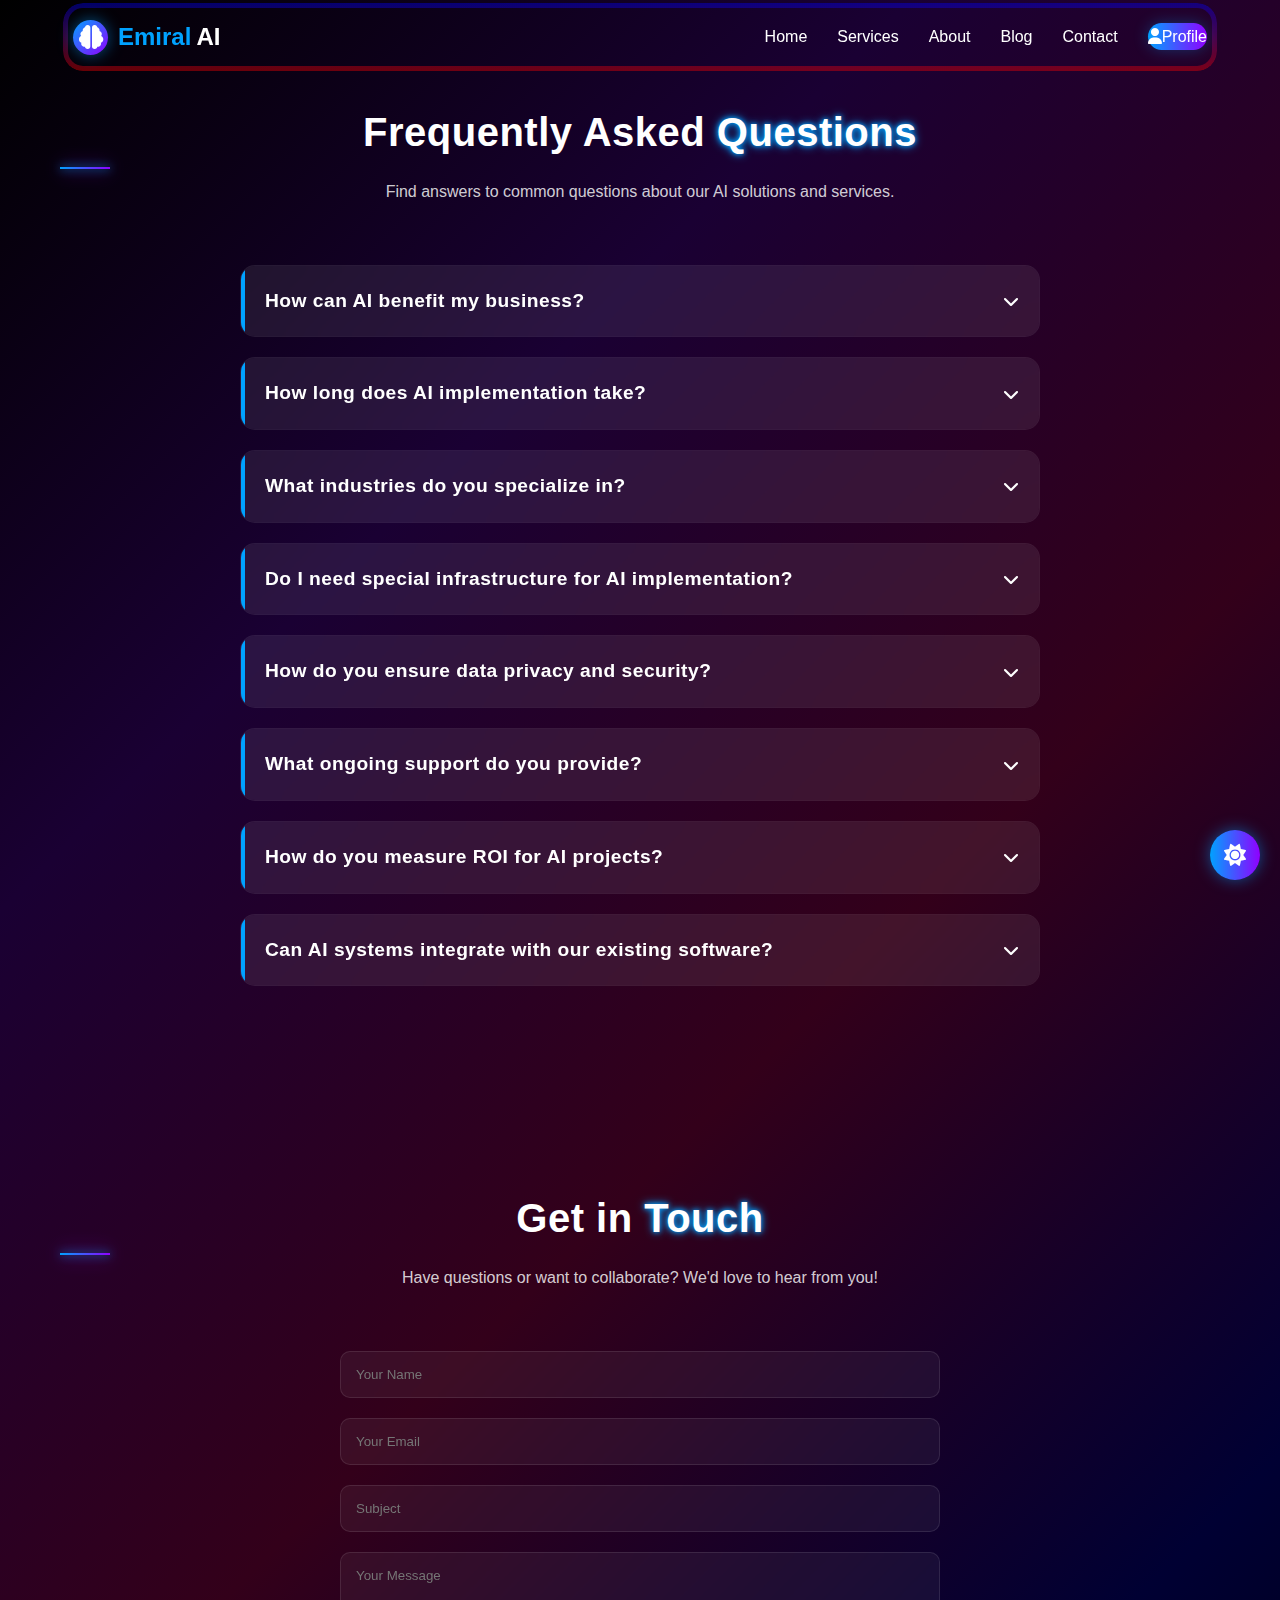
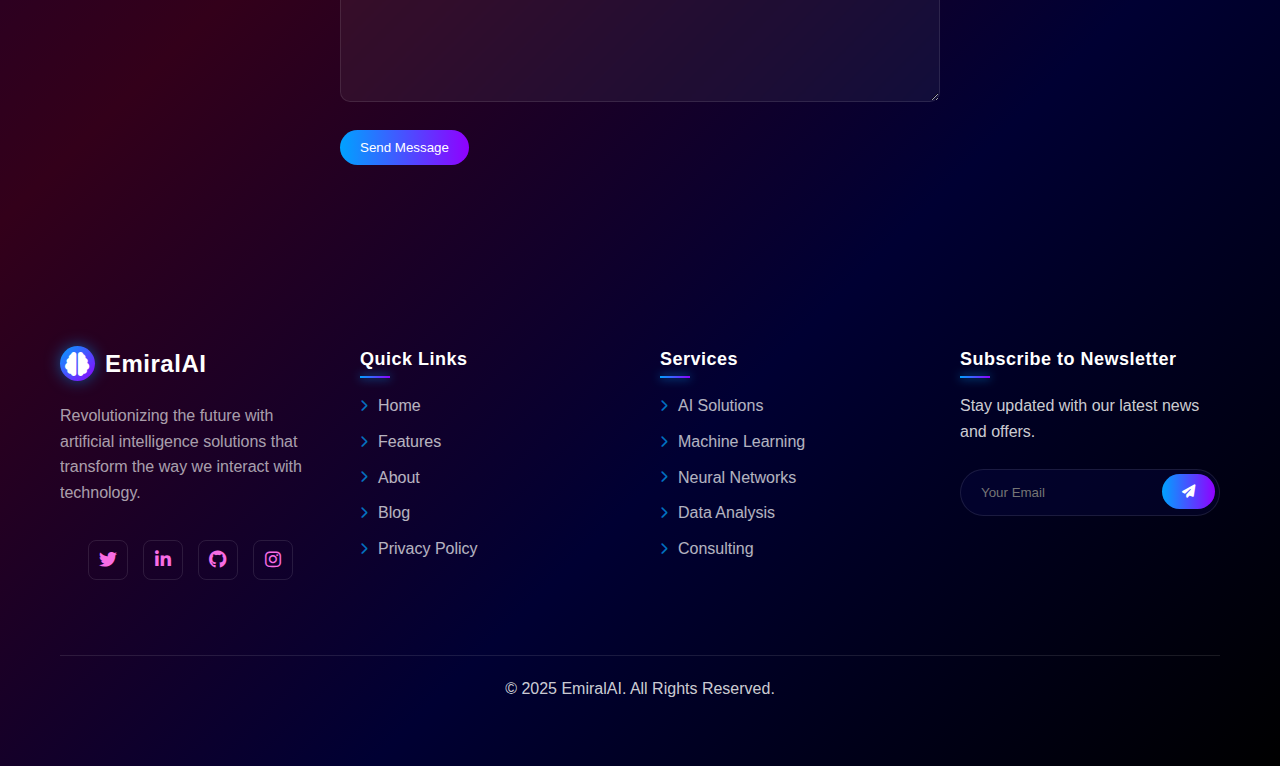
<file: contact-faq.html>
<!DOCTYPE html>
<html lang="en" data-theme="dark">

<head>
    <meta charset="UTF-8">
    <meta name="viewport" content="width=device-width, initial-scale=1.0">
    <title>Contact and FAQ</title>

    <!-- Stylesheets -->
    <link rel="stylesheet" href="https://cdnjs.cloudflare.com/ajax/libs/font-awesome/6.0.0/css/all.min.css">
    <link rel="stylesheet" href="css/style.css">
    <link rel="stylesheet" href="css/contact-faq.css">

    <!-- font awesome -->
    <link rel="stylesheet" href="https://cdnjs.cloudflare.com/ajax/libs/font-awesome/6.4.0/css/all.min.css"
        media="print" onload="this.media='all'">

    <!-- Favicon and App Icons -->
    <link rel="icon" href="favicons/favicon.ico">
    <link rel="icon" type="image/png" sizes="96x96" href="favicons/favicon-96x96.png">
    <link rel="icon" type="image/svg+xml" href="favicons/favicon.svg">
    <link rel="shortcut icon" href="favicons/favicon.ico">
    <link rel="apple-touch-icon" sizes="180x180" href="favicons/apple-touch-icon.png">
    <link rel="manifest" href="favicons/site.webmanifest">
    <link rel="preconnect" href="https://fonts.googleapis.com">
    <link rel="preconnect" href="https://fonts.gstatic.com" crossorigin>
</head>

<header>
    <div class="container">
        <nav>
            <div class="logo">
                <div class="logo-icon">
                    <i class="fas fa-brain"></i>
                </div>
                <span>Emiral</span>AI
            </div>
            <ul class="nav-links">
                <li><a href="main.html">Home</a></li>
                <li><a href="main.html#services">Services</a></li>
                <li><a href="main.html#about">About</a></li>
                <li><a href="blog.html" class="active">Blog</a></li>
                <li><a href="main.html#contact">Contact</a></li>
                <li><a href="user-profile.html" class="nav-btn active"><i class="fas fa-user"></i>Profile</a></li>
            </ul>
            <div class="hamburger">
                <div class="line1"></div>
                <div class="line2"></div>
                <div class="line3"></div>
            </div>
        </nav>
    </div>
</header>

<body>
    <!-- FAQ SECTION -->
    <section class="faq">
        <div class="container">
            <div class="section-header">
                <h2 class="glow-border">Frequently Asked <span class="glow-text">Questions</span></h2>
                <p>Find answers to common questions about our AI solutions and services.</p>
            </div>
            <div class="faq-container">
                <div class="faq-item">
                    <div class="faq-question">
                        <h3>How can AI benefit my business?</h3>
                        <i class="fas fa-chevron-down"></i>
                    </div>
                    <div class="faq-answer">
                        <p>AI can benefit your business in multiple ways, including automation of repetitive tasks, data
                            analysis for better decision-making, personalized customer experiences, predictive
                            maintenance, enhanced security, and uncovering new business opportunities through pattern
                            recognition.</p>
                    </div>
                </div>
                <div class="faq-item">
                    <div class="faq-question">
                        <h3>How long does AI implementation take?</h3>
                        <i class="fas fa-chevron-down"></i>
                    </div>
                    <div class="faq-answer">
                        <p>Implementation timelines vary based on project complexity, ranging from a few weeks for
                            simple applications to several months for enterprise-wide solutions. Our team works closely
                            with you to establish realistic timelines and milestones to ensure smooth integration with
                            minimal disruption to your operations.</p>
                    </div>
                </div>
                <div class="faq-item">
                    <div class="faq-question">
                        <h3>What industries do you specialize in?</h3>
                        <i class="fas fa-chevron-down"></i>
                    </div>
                    <div class="faq-answer">
                        <p>We have extensive experience across multiple industries including healthcare, finance,
                            manufacturing, retail, logistics, and education. Our AI solutions are customized to address
                            industry-specific challenges while leveraging cross-industry insights to deliver innovative
                            solutions tailored to your business needs.</p>
                    </div>
                </div>
                <div class="faq-item">
                    <div class="faq-question">
                        <h3>Do I need special infrastructure for AI implementation?</h3>
                        <i class="fas fa-chevron-down"></i>
                    </div>
                    <div class="faq-answer">
                        <p>While some AI applications require specific hardware or cloud infrastructure, we design
                            solutions that can work with your existing systems whenever possible. Our team will assess
                            your current infrastructure and recommend any necessary upgrades or optimizations to ensure
                            optimal performance of your AI solutions.</p>
                    </div>
                </div>
                <div class="faq-item">
                    <div class="faq-question">
                        <h3>How do you ensure data privacy and security?</h3>
                        <i class="fas fa-chevron-down"></i>
                    </div>
                    <div class="faq-answer">
                        <p>Data security is our top priority. We implement industry-leading encryption protocols, secure
                            access controls, and compliance with relevant regulations like GDPR, HIPAA, and others
                            depending on your industry. All our AI systems are designed with privacy-by-design
                            principles and undergo regular security audits and assessments.</p>
                    </div>
                </div>
                <div class="faq-item">
                    <div class="faq-question">
                        <h3>What ongoing support do you provide?</h3>
                        <i class="fas fa-chevron-down"></i>
                    </div>
                    <div class="faq-answer">
                        <p>We offer comprehensive support packages that include system monitoring, regular maintenance,
                            performance optimization, and technical assistance. Our team provides continuous updates to
                            keep your AI systems current with the latest advancements and can help train your staff to
                            maximize the benefits of your AI implementation.</p>
                    </div>
                </div>
                <div class="faq-item">
                    <div class="faq-question">
                        <h3>How do you measure ROI for AI projects?</h3>
                        <i class="fas fa-chevron-down"></i>
                    </div>
                    <div class="faq-answer">
                        <p>We establish clear metrics aligned with your business objectives before implementation. These
                            may include productivity improvements, cost reductions, revenue increases, customer
                            satisfaction scores, or other KPIs specific to your goals. We provide regular reports and
                            analytics to track progress and demonstrate the tangible value of your AI investment.</p>
                    </div>
                </div>
                <div class="faq-item">
                    <div class="faq-question">
                        <h3>Can AI systems integrate with our existing software?</h3>
                        <i class="fas fa-chevron-down"></i>
                    </div>
                    <div class="faq-answer">
                        <p>Yes, our AI solutions are designed to integrate seamlessly with your existing systems through
                            APIs, middleware, and custom connectors. We have experience working with various CRM, ERP,
                            and other enterprise systems to ensure smooth data flow and operational continuity while
                            enhancing capabilities with AI.</p>
                    </div>
                </div>
            </div>
        </div>
    </section>

    <!-- CONTACT SECTION -->
    <section class="contact" id="contact">
        <div class="container">
            <div class="section-header">
                <h2 class="glow-border">Get in <span class="glow-text">Touch</span></h2>
                <p>Have questions or want to collaborate? We'd love to hear from you!</p>
                <!-- Success Message -->
                <div class="message-wrapper">
                    <div id="success-message" class="message success">
                        🎉 Your message has been sent successfully!
                    </div>

                    <!-- Error Message -->
                    <div id="error-message" class="message error">
                        ❌ Something went wrong. Please try again.
                    </div>
                </div>
            </div>
            <div class="contact-container">
                <form id="contact-form" class="contact-form" action="https://formspree.io/f/YOUR_FORM_ID_HERE"
                    method="POST">
                    <div class="form-group">
                        <input type="text" name="name" class="form-control" placeholder="Your Name" required>
                    </div>
                    <div class="form-group">
                        <input type="email" name="email" class="form-control" placeholder="Your Email" required>
                    </div>
                    <div class="form-group">
                        <input type="text" name="subject" class="form-control" placeholder="Subject">
                    </div>
                    <div class="form-group">
                        <textarea name="message" class="form-control" placeholder="Your Message" required></textarea>
                    </div>
                    <div class="form-group">
                        <button type="submit" class="message-btn">Send Message</button>
                    </div>
                </form>

            </div>

        </div>

    </section>



    <!-- Footer -->
    <footer class="footer">
        <div class="container">
            <div class="footer-content">
                <div class="footer-logo">
                    <h3>
                        <div class="logo-icon">
                            <i class="fas fa-brain"></i>
                        </div>
                        <span>Emiral</span>AI
                    </h3>
                    <p>Revolutionizing the future with artificial intelligence solutions that transform the way we
                        interact with technology.</p>
                    <div class="social-icons">
                        <a href="#"><i class="fab fa-twitter"></i></a>
                        <a href="#"><i class="fab fa-linkedin-in"></i></a>
                        <a href="#"><i class="fab fa-github"></i></a>
                        <a href="#"><i class="fab fa-instagram"></i></a>
                    </div>
                </div>
                <div class="footer-links">
                    <h4>Quick Links</h4>
                    <ul>
                        <li><a href="main.html"><i class="fas fa-chevron-right"></i>Home</a></li>
                        <li><a href="main.html#features"><i class="fas fa-chevron-right"></i>Features</a></li>
                        <li><a href="main.html#about"><i class="fas fa-chevron-right"></i>About</a></li>
                        <li><a href="blog.html"><i class="fas fa-chevron-right"></i>Blog</a></li>
                        <li><a href="privacy-policy.html"><i class="fas fa-chevron-right"></i>Privacy Policy</a></li>
                    </ul>
                </div>
                <div class="footer-links">
                    <h4>Services</h4>
                    <ul>
                        <li><a href="#"><i class="fas fa-chevron-right"></i>AI Solutions</a></li>
                        <li><a href="#"><i class="fas fa-chevron-right"></i>Machine Learning</a></li>
                        <li><a href="#"><i class="fas fa-chevron-right"></i>Neural Networks</a></li>
                        <li><a href="#"><i class="fas fa-chevron-right"></i>Data Analysis</a></li>
                        <li><a href="#"><i class="fas fa-chevron-right"></i>Consulting</a></li>
                    </ul>
                </div>
                <div class="footer-newsletter">
                    <h4>Subscribe to Newsletter</h4>
                    <p>Stay updated with our latest news and offers.</p>
                    <form class="newsletter-form">
                        <input type="email" class="newsletter-input" placeholder="Your Email">
                        <button type="submit" class="newsletter-btn">
                            <i class="fas fa-paper-plane"></i>
                        </button>
                    </form>
                </div>
            </div>
            <div class="copyright">
                <p>&copy; 2025 EmiralAI. All Rights Reserved.</p>
            </div>
        </div>
    </footer>

    <div id="theme-toggle" class="theme-toggle" aria-label="change colors dark&light">
        <i class="fas fa-sun"></i>
    </div>

    <!-- scripts -->
    <script src="js/console-fix.js"></script>
    <script src="js/customize.js"></script>
    <script src="js/contact-faq.js"></script>
</body>

</html>
</file>
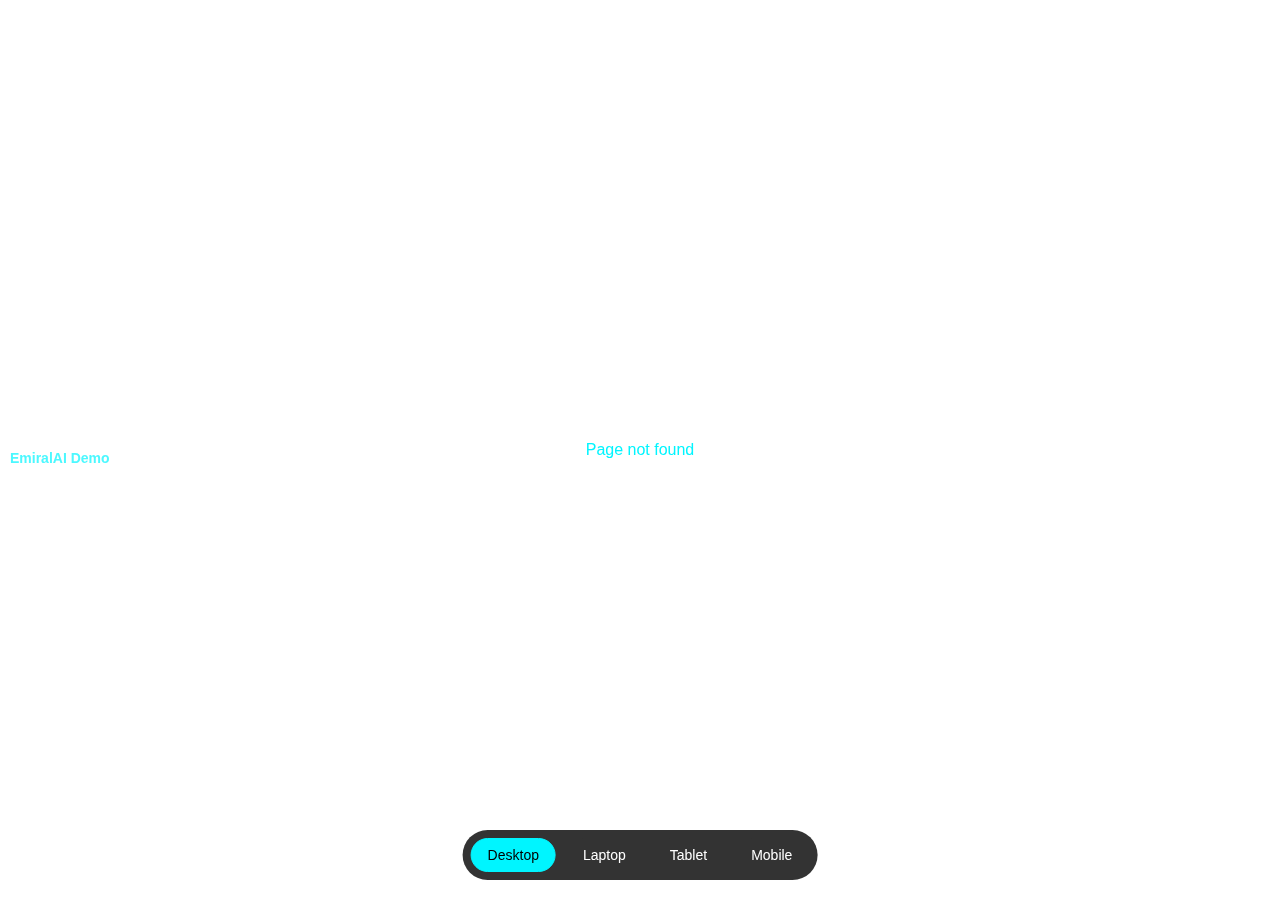
<file: demo-viewer.html>
<!DOCTYPE html>
<html lang="en">

<head>
    <meta charset="UTF-8">
    <meta name="viewport" content="width=device-width, initial-scale=1.0">
    <title>Demo Viewer</title>
    <style>
        * {
            margin: 0;
            padding: 0;
            box-sizing: border-box;
        }

        body {
            overflow: hidden;
            background: #000;
        }

        /* نص عائم - لا يؤثر على أي شيء */
        .floating-logo {
            position: fixed;
            top: 50%;
            left: 10px;
            color: #00f5ff;
            font-size: 14px;
            font-weight: bold;
            font-family: Arial, sans-serif;
            opacity: 0.7;
            z-index: 999;
            pointer-events: none;
        }

        /* أزرار الأجهزة - Desktop فقط */
        .device-buttons {
            position: fixed;
            bottom: 20px;
            left: 50%;
            transform: translateX(-50%);
            display: none;
            gap: 10px;
            z-index: 999;
            background: rgba(0, 0, 0, 0.8);
            padding: 8px;
            border-radius: 30px;
        }

        @media (min-width: 1024px) {
            .device-buttons {
                display: flex;
            }
        }

        .device-btn {
            background: transparent;
            border: 1px solid #333;
            color: #fff;
            padding: 8px 16px;
            border-radius: 20px;
            cursor: pointer;
            font-size: 14px;
        }

        .device-btn.active {
            background: #00f5ff;
            color: #000;
            border-color: #00f5ff;
        }

        /* iframe Container */
        .iframe-container {
            width: 100vw;
            height: 100vh;
            display: flex;
            justify-content: center;
            align-items: center;
            background: #000;
        }

        .device-wrapper {
            width: 100%;
            height: 100%;
            position: relative;
        }

        /* Device Frames - Desktop only */
        @media (min-width: 1024px) {
            .device-wrapper.laptop {
                max-width: 1400px;
                height: 90%;
            }

            .device-wrapper.tablet {
                max-width: 768px;
                height: 90%;
            }

            .device-wrapper.mobile {
                max-width: 375px;
                height: 85%;
            }
        }

        iframe {
            width: 100%;
            height: 100%;
            border: none;
            display: block;
            background: white;
        }

        /* Loading */
        .loading {
            position: fixed;
            top: 50%;
            left: 50%;
            transform: translate(-50%, -50%);
            color: #00f5ff;
            font-size: 16px;
            font-family: Arial, sans-serif;
            z-index: 1000;
        }
    </style>
</head>

<body>
    <!-- نص عائم -->
    <div class="floating-logo">EmiralAI Demo</div>

    <!-- أزرار الأجهزة - Desktop فقط -->
    <div class="device-buttons">
        <button class="device-btn active" onclick="setDevice('desktop')">Desktop</button>
        <button class="device-btn" onclick="setDevice('laptop')">Laptop</button>
        <button class="device-btn" onclick="setDevice('tablet')">Tablet</button>
        <button class="device-btn" onclick="setDevice('mobile')">Mobile</button>
    </div>

    <!-- Loading -->
    <div class="loading" id="loading">Loading...</div>

    <!-- iframe Container -->
    <div class="iframe-container">
        <div class="device-wrapper" id="deviceWrapper">
            <iframe id="demo" src=""></iframe>
        </div>
    </div>

    <script>
        // Get page
        const params = new URLSearchParams(window.location.search);
        const page = params.get('page');

        // Load page
        const iframe = document.getElementById('demo');
        const loading = document.getElementById('loading');

        if (page) {
            iframe.src = page;
            iframe.onload = () => {
                loading.style.display = 'none';

                // Protection
                try {
                    const doc = iframe.contentDocument;

                    doc.addEventListener('contextmenu', e => {
                        e.preventDefault();
                        return false;
                    });

                    doc.addEventListener('selectstart', e => {
                        if (e.target.tagName !== 'INPUT' && e.target.tagName !== 'TEXTAREA') {
                            e.preventDefault();
                            return false;
                        }
                    });

                    doc.addEventListener('keydown', e => {
                        if (e.keyCode === 123 ||
                            (e.ctrlKey && e.shiftKey && e.keyCode === 73) ||
                            (e.ctrlKey && e.keyCode === 85)) {
                            e.preventDefault();
                            return false;
                        }
                    });
                } catch (e) { }
            };
        } else {
            loading.textContent = 'Page not found';
        }

        // Device switcher
        function setDevice(device) {
            const wrapper = document.getElementById('deviceWrapper');
            const buttons = document.querySelectorAll('.device-btn');

            // Update buttons
            buttons.forEach(btn => btn.classList.remove('active'));
            event.target.classList.add('active');

            // Update wrapper class
            wrapper.className = 'device-wrapper';
            if (device !== 'desktop') {
                wrapper.className += ' ' + device;
            }
        }

        // Protection
        document.addEventListener('contextmenu', e => {
            e.preventDefault();
            return false;
        });

        document.addEventListener('keydown', e => {
            if (e.keyCode === 123 ||
                (e.ctrlKey && e.shiftKey && e.keyCode === 73) ||
                (e.ctrlKey && e.keyCode === 85)) {
                e.preventDefault();
                return false;
            }
        });

        // Disable console
        console.log = function () { };
        console.warn = function () { };
        console.error = function () { };
    </script>
</body>

</html>
</file>
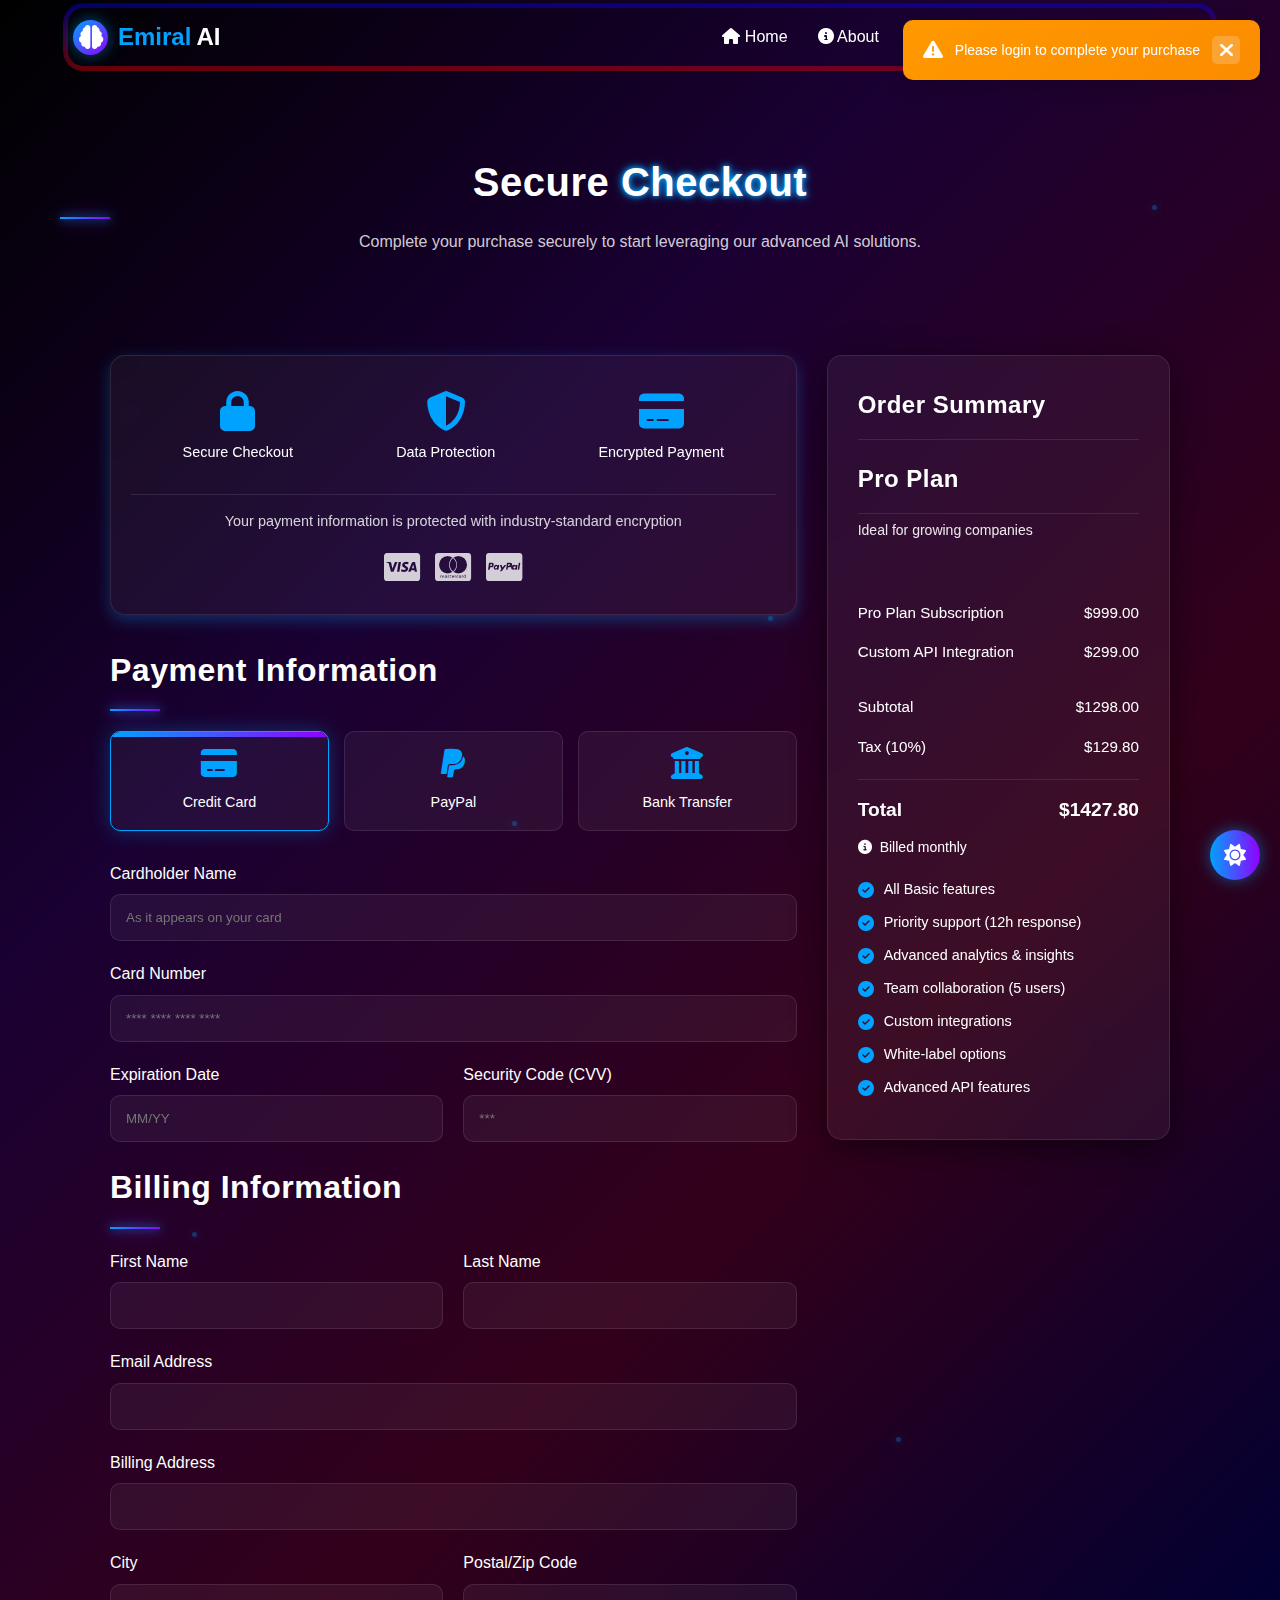
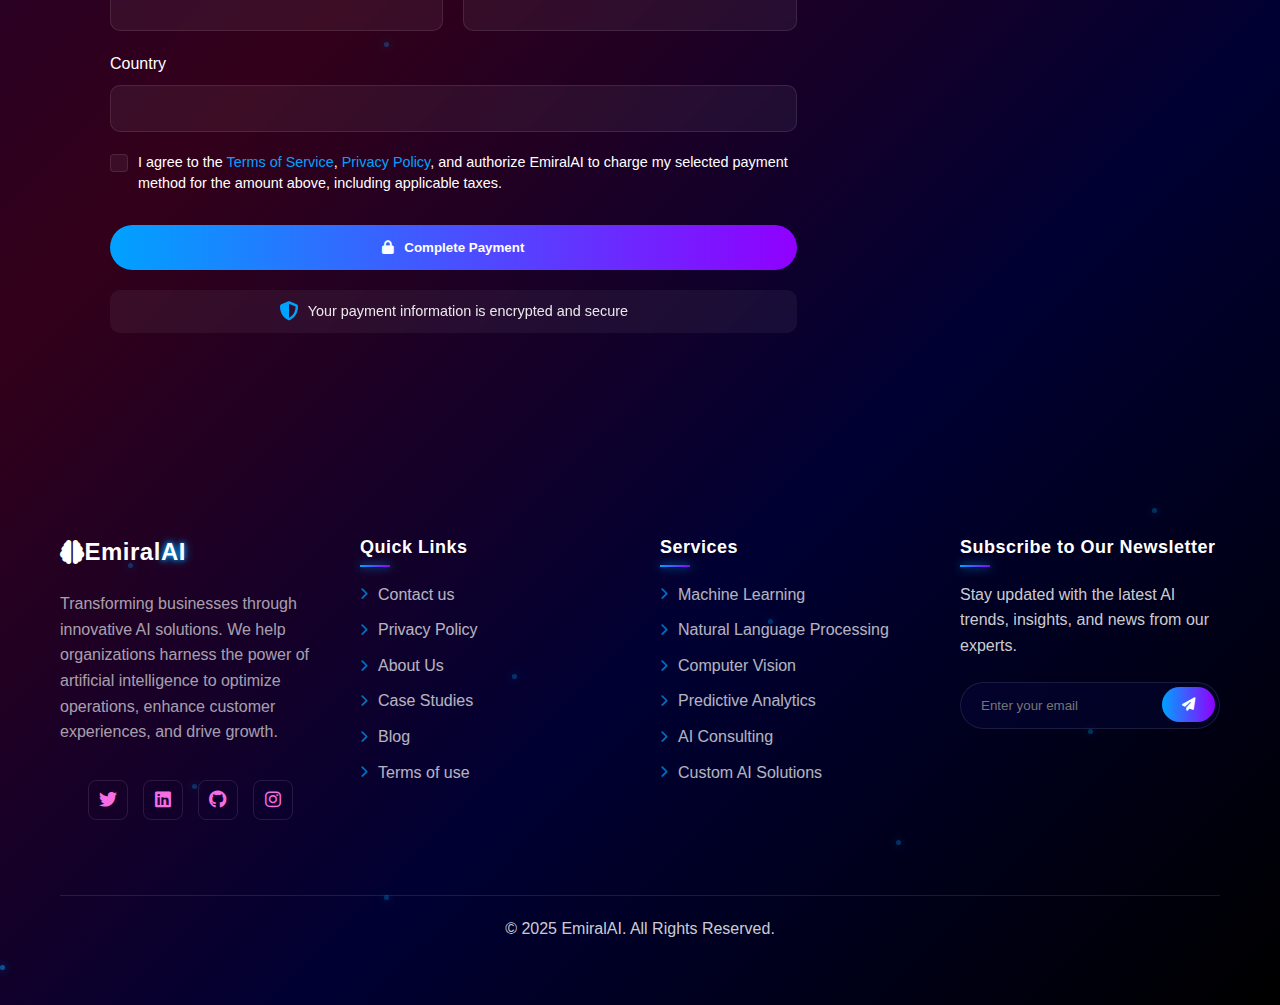
<file: payment.html>
<!DOCTYPE html>
<html lang="en" data-theme="dark">

<head>
    <meta charset="UTF-8">
    <meta name="viewport" content="width=device-width, initial-scale=1.0">
    <title>EmiralAI - Payment</title>
    
    <!-- External Stylesheets -->
    <link rel="stylesheet" href="https://cdnjs.cloudflare.com/ajax/libs/font-awesome/6.7.2/css/all.min.css">
     
    <!-- Local Stylesheets -->
    <link rel="stylesheet" href="css/style.css">
    <link rel="stylesheet" href="css/payment.css">
    
    <!-- Font Preconnect -->
    <link rel="preconnect" href="https://fonts.googleapis.com">
    <link rel="preconnect" href="https://fonts.gstatic.com" crossorigin>

    <!-- SEO Meta Tags -->
    <meta name="description"
        content="Complete your purchase of EmiralAI services. Secure and easy payment options available.">
    <meta name="keywords" content="payment, checkout, AI services, EmiralAI, secure payment">
    <meta name="author" content="EmiralAI">

    <!-- Favicon and App Icons -->
    <link rel="icon" href="favicons/favicon.ico">
    <link rel="icon" type="image/png" sizes="96x96" href="favicons/favicon-96x96.png">
    <link rel="icon" type="image/svg+xml" href="favicons/favicon.svg">
    <link rel="shortcut icon" href="favicons/favicon.ico">
    <link rel="apple-touch-icon" sizes="180x180" href="favicons/apple-touch-icon.png">
    <link rel="manifest" href="favicons/site.webmanifest">
</head>

<body>
    <!-- HEADER & NAVIGATION -->
    <header>
        <div class="container">
            <nav aria-label="Main navigation">
                <div class="logo" aria-label="Emiral AI logo">
                    <div class="logo-icon">
                        <i class="fas fa-brain" aria-hidden="true"></i>
                    </div>
                    <span>Emiral</span>AI
                </div>
                <ul class="nav-links">
                    <li>
                        <a href="main.html" aria-label="Go to home section">
                            <i class="fas fa-home" aria-hidden="true"></i> Home
                        </a>
                    </li>
                    <li>
                        <a href="main.html#about" aria-label="Go to about section">
                            <i class="fas fa-info-circle" aria-hidden="true"></i> About
                        </a>
                    </li>
                    <li>
                        <a href="main.html#services" aria-label="Go to services section">
                            <i class="fas fa-cogs" aria-hidden="true"></i> Services
                        </a>
                    </li>
                    <li>
                        <a href="main.html#pricing" aria-label="Go to pricing section">
                            <i class="fas fa-tag" aria-hidden="true"></i> Pricing
                        </a>
                    </li>
                    <li>
                        <a href="main.html#partners" aria-label="Go to partners section">
                            <i class="fas fa-handshake" aria-hidden="true"></i> Partners
                        </a>
                    </li>
                </ul>
                <div class="hamburger" role="button" aria-label="Toggle navigation menu" tabindex="0">
                    <div class="line1"></div>
                    <div class="line2"></div>
                    <div class="line3"></div>
                </div>
            </nav>
        </div>
    </header>

    <!-- PAYMENT SECTION -->
    <section class="payment-page">
        <div class="container">
            <div class="section-header">
                <h2 class="glow-border">Secure <span class="glow-text">Checkout</span></h2>
                <p>Complete your purchase securely to start leveraging our advanced AI solutions.</p>
            </div>

            <div class="payment-container">
                <div class="payment-section payment-form-container">
                    <!-- Payment Security Banner -->
                    <div class="payment-security-banner">
                        <div class="security-icons">
                            <div class="security-icon">
                                <i class="fas fa-lock"></i>
                                <span>Secure Checkout</span>
                            </div>
                            <div class="security-icon">
                                <i class="fas fa-shield-alt"></i>
                                <span>Data Protection</span>
                            </div>
                            <div class="security-icon">
                                <i class="fas fa-credit-card"></i>
                                <span>Encrypted Payment</span>
                            </div>
                        </div>
                        <div class="security-message">
                            <p>Your payment information is protected with industry-standard encryption</p>
                            <div class="security-badges">
                                <span class="badge"><i class="fab fa-cc-visa"></i></span>
                                <span class="badge"><i class="fab fa-cc-mastercard"></i></span>
                                <span class="badge"><i class="fab fa-cc-paypal"></i></span>
                            </div>
                        </div>
                    </div>

                    <h3 class="payment-title">Payment Information</h3>

                    <div class="payment-methods">
                        <div class="payment-method active" data-method="credit-card">
                            <i class="fas fa-credit-card"></i>
                            <span>Credit Card</span>
                        </div>
                        <div class="payment-method" data-method="paypal">
                            <i class="fab fa-paypal"></i>
                            <span>PayPal</span>
                        </div>
                        <div class="payment-method" data-method="bank-transfer">
                            <i class="fas fa-university"></i>
                            <span>Bank Transfer</span>
                        </div>
                    </div>

                    <!-- Credit Card Payment Form -->
                    <div class="payment-form-wrapper" id="credit-card-form">
                        <form id="payment-form" class="payment-form">
                            <div class="payment-form-group">
                                <label for="card-name">Cardholder Name</label>
                                <input type="text" id="card-name" class="payment-input"
                                    placeholder="As it appears on your card" required>
                            </div>

                            <div class="payment-form-group">
                                <label for="card-number">Card Number</label>
                                <input type="text" id="card-number" class="payment-input"
                                    placeholder="**** **** **** ****" maxlength="19" required>
                            </div>

                            <div class="payment-form-row">
                                <div class="payment-form-col">
                                    <div class="payment-form-group">
                                        <label for="card-expiry">Expiration Date</label>
                                        <input type="text" id="card-expiry" class="payment-input" placeholder="MM/YY"
                                            maxlength="5" required>
                                    </div>
                                </div>
                                <div class="payment-form-col">
                                    <div class="payment-form-group">
                                        <label for="card-cvv">Security Code (CVV)</label>
                                        <input type="text" id="card-cvv" class="payment-input" placeholder="***"
                                            maxlength="3" required>
                                    </div>
                                </div>
                            </div>

                            <div class="billing-info-section">
                                <h3 class="payment-title">Billing Information</h3>

                                <div class="payment-form-row">
                                    <div class="payment-form-col">
                                        <div class="payment-form-group">
                                            <label for="first-name">First Name</label>
                                            <input type="text" id="first-name" class="payment-input" required>
                                        </div>
                                    </div>
                                    <div class="payment-form-col">
                                        <div class="payment-form-group">
                                            <label for="last-name">Last Name</label>
                                            <input type="text" id="last-name" class="payment-input" required>
                                        </div>
                                    </div>
                                </div>

                                <div class="payment-form-group">
                                    <label for="email">Email Address</label>
                                    <input type="email" id="email" class="payment-input" required>
                                </div>

                                <div class="payment-form-group">
                                    <label for="address">Billing Address</label>
                                    <input type="text" id="address" class="payment-input" required>
                                </div>

                                <div class="payment-form-row">
                                    <div class="payment-form-col">
                                        <div class="payment-form-group">
                                            <label for="city">City</label>
                                            <input type="text" id="city" class="payment-input" required>
                                        </div>
                                    </div>
                                    <div class="payment-form-col">
                                        <div class="payment-form-group">
                                            <label for="zip">Postal/Zip Code</label>
                                            <input type="text" id="zip" class="payment-input" required>
                                        </div>
                                    </div>
                                </div>

                                <div class="payment-form-group">
                                    <label for="country">Country</label>
                                    <input type="text" id="country" class="payment-input" required>
                                </div>
                            </div>

                            <div class="terms-container">
                                <input type="checkbox" id="terms-checkbox" class="terms-checkbox" required>
                                <div class="terms-text">
                                    I agree to the <a href="terms.html">Terms of Service</a>, <a
                                        href="privacy-policy.html">Privacy Policy</a>, and authorize EmiralAI to charge
                                    my selected payment method for the amount above, including applicable taxes.
                                </div>
                            </div>

                            <button type="submit" class="payment-btn">
                                <i class="fas fa-lock"></i> Complete Payment
                            </button>

                            <div class="secure-badge">
                                <i class="fas fa-shield-alt"></i>
                                <span>Your payment information is encrypted and secure</span>
                            </div>
                        </form>
                    </div>

                    <!-- PayPal Payment Form -->
                    <div class="payment-form-wrapper" id="paypal-form">
                        <div class="paypal-container">
                            <div class="paypal-logo">
                                <i class="fab fa-paypal"></i>
                            </div>
                            <h4>Pay with PayPal</h4>
                            <p>You will be redirected to PayPal to complete your payment securely.</p>

                            <form id="paypal-payment-form" class="payment-form">
                                <div class="payment-form-group">
                                    <label for="paypal-email">PayPal Email Address</label>
                                    <input type="email" id="paypal-email" class="payment-input"
                                        placeholder="Your PayPal email address" required>
                                </div>

                                <div class="billing-info-section">
                                    <h3 class="payment-title">Billing Information</h3>

                                    <div class="payment-form-row">
                                        <div class="payment-form-col">
                                            <div class="payment-form-group">
                                                <label for="paypal-first-name">First Name</label>
                                                <input type="text" id="paypal-first-name" class="payment-input"
                                                    required>
                                            </div>
                                        </div>
                                        <div class="payment-form-col">
                                            <div class="payment-form-group">
                                                <label for="paypal-last-name">Last Name</label>
                                                <input type="text" id="paypal-last-name" class="payment-input" required>
                                            </div>
                                        </div>
                                    </div>

                                    <div class="payment-form-group">
                                        <label for="paypal-address">Billing Address</label>
                                        <input type="text" id="paypal-address" class="payment-input" required>
                                    </div>

                                    <div class="payment-form-row">
                                        <div class="payment-form-col">
                                            <div class="payment-form-group">
                                                <label for="paypal-city">City</label>
                                                <input type="text" id="paypal-city" class="payment-input" required>
                                            </div>
                                        </div>
                                        <div class="payment-form-col">
                                            <div class="payment-form-group">
                                                <label for="paypal-zip">Postal/Zip Code</label>
                                                <input type="text" id="paypal-zip" class="payment-input" required>
                                            </div>
                                        </div>
                                    </div>

                                    <div class="payment-form-group">
                                        <label for="paypal-country">Country</label>
                                        <input type="text" id="paypal-country" class="payment-input" required>
                                    </div>
                                </div>

                                <div class="terms-container">
                                    <input type="checkbox" id="paypal-terms-checkbox" class="terms-checkbox" required>
                                    <div class="terms-text">
                                        I agree to the <a href="terms.html">Terms of Service</a> and <a
                                            href="privacy-policy.html">Privacy Policy</a>.
                                    </div>
                                </div>

                                <button type="submit" class="payment-btn paypal-btn">
                                    <i class="fab fa-paypal"></i> Proceed to PayPal
                                </button>
                            </form>
                        </div>
                    </div>

                    <!-- Bank Transfer Payment Form -->
                    <div class="payment-form-wrapper" id="bank-transfer-form">
                        <div class="bank-transfer-container">
                            <div class="bank-transfer-logo">
                                <i class="fas fa-university"></i>
                            </div>
                            <h4>Pay with Bank Transfer</h4>
                            <p>Make your payment directly into our bank account. Please use your Order ID as the payment
                                reference.</p>

                            <div class="bank-details">
                                <div class="bank-detail-item">
                                    <span class="bank-detail-label">Bank:</span>
                                    <span class="bank-detail-value">EmiralBank International</span>
                                </div>
                                <div class="bank-detail-item">
                                    <span class="bank-detail-label">Account Number:</span>
                                    <span class="bank-detail-value">7458932115</span>
                                </div>
                                <div class="bank-detail-item">
                                    <span class="bank-detail-label">SWIFT Code:</span>
                                    <span class="bank-detail-value">NXBNK7458INT</span>
                                </div>
                                <div class="bank-detail-item">
                                    <span class="bank-detail-label">IBAN:</span>
                                    <span class="bank-detail-value">NX75 9321 7458 9321 1578 9514</span>
                                </div>
                            </div>

                            <form id="bank-transfer-form-element" class="payment-form">
                                <div class="payment-form-group">
                                    <label for="bank-transfer-email">Email Address (for receipt)</label>
                                    <input type="email" id="bank-transfer-email" class="payment-input"
                                        placeholder="Your email address" required>
                                </div>

                                <div class="payment-form-row">
                                    <div class="payment-form-col">
                                        <div class="payment-form-group">
                                            <label for="bank-transfer-first-name">First Name</label>
                                            <input type="text" id="bank-transfer-first-name" class="payment-input"
                                                required>
                                        </div>
                                    </div>
                                    <div class="payment-form-col">
                                        <div class="payment-form-group">
                                            <label for="bank-transfer-last-name">Last Name</label>
                                            <input type="text" id="bank-transfer-last-name" class="payment-input"
                                                required>
                                        </div>
                                    </div>
                                </div>

                                <div class="payment-form-group">
                                    <label for="bank-transfer-company">Company Name (optional)</label>
                                    <input type="text" id="bank-transfer-company" class="payment-input">
                                </div>

                                <div class="terms-container">
                                    <input type="checkbox" id="bank-transfer-terms-checkbox" class="terms-checkbox"
                                        required>
                                    <div class="terms-text">
                                        I agree to the <a href="terms.html">Terms of Service</a> and <a
                                            href="privacy-policy.html">Privacy Policy</a>. I understand my order will be
                                        processed after the payment is confirmed.
                                    </div>
                                </div>

                                <button type="submit" class="payment-btn bank-transfer-btn">
                                    <i class="fas fa-check-circle"></i> Complete Order
                                </button>

                                <div class="bank-transfer-note">
                                    <i class="fas fa-info-circle"></i>
                                    <p>Your order will be on hold until we confirm the payment has been received in our
                                        bank account. Please allow 1-3 business days for the transaction to be
                                        processed.</p>
                                </div>
                            </form>
                        </div>
                    </div>
                </div>

                <div class="payment-section order-summary-container">
                    <div class="order-summary glass-card">
                        <h3>Order Summary</h3>

                        <div id="plan-details">
                            <!-- This will be populated dynamically based on the selected plan -->
                        </div>

                        <div class="order-features" id="plan-features">
                            <!-- This will be populated dynamically based on the selected plan -->
                        </div>
                    </div>
                </div>
            </div>
        </div>

        <div class="floating-particles">
            <div class="particle"></div>
            <div class="particle"></div>
            <div class="particle"></div>
            <div class="particle"></div>
            <div class="particle"></div>
            <div class="particle"></div>
            <div class="particle"></div>
            <div class="particle"></div>
        </div>
        <div class="circuit-bg"></div>
    </section>

    <!-- FOOTER SECTION -->
    <footer class="footer">
        <div class="container">
            <div class="footer-content">
                <div class="footer-logo">
                    <h3><i class="fas fa-brain"></i>Emiral<span class="glow-text"> AI</span></h3>
                    <p>Transforming businesses through innovative AI solutions. We help organizations harness the power
                        of artificial intelligence to optimize operations, enhance customer experiences, and drive
                        growth.</p>
                    <div class="social-icons">
                        <a href="#"><i class="fab fa-twitter"></i></a>
                        <a href="#"><i class="fab fa-linkedin"></i></a>
                        <a href="#"><i class="fab fa-github"></i></a>
                        <a href="#"><i class="fab fa-instagram"></i></a>
                    </div>
                </div>

                <div class="footer-links">
                    <h4>Quick Links</h4>
                    <ul>
                        <li><a href="contact-faq.html"><i class="fas fa-chevron-right"></i>Contact us</a></li>
                        <li><a href="privacy-policy.html"><i class="fas fa-chevron-right"></i>Privacy Policy</a></li>
                        <li><a href="main.html#about"><i class="fas fa-chevron-right"></i> About Us</a></li>
                        <li><a href="main.html#portfolio"><i class="fas fa-chevron-right"></i> Case Studies</a></li>
                        <li><a href="blog.html"><i class="fas fa-chevron-right"></i> Blog</a></li>
                        <li><a href="terms.html"><i class="fas fa-chevron-right"></i> Terms of use</a></li>
                    </ul>
                </div>

                <div class="footer-links">
                    <h4>Services</h4>
                    <ul>
                        <li><a href="#"><i class="fas fa-chevron-right"></i> Machine Learning</a></li>
                        <li><a href="#"><i class="fas fa-chevron-right"></i> Natural Language Processing</a></li>
                        <li><a href="#"><i class="fas fa-chevron-right"></i> Computer Vision</a></li>
                        <li><a href="#"><i class="fas fa-chevron-right"></i> Predictive Analytics</a></li>
                        <li><a href="#"><i class="fas fa-chevron-right"></i> AI Consulting</a></li>
                        <li><a href="#"><i class="fas fa-chevron-right"></i> Custom AI Solutions</a></li>
                    </ul>
                </div>

                <div class="footer-newsletter">
                    <h4>Subscribe to Our Newsletter</h4>
                    <p>Stay updated with the latest AI trends, insights, and news from our experts.</p>
                    <div class="newsletter-form">
                        <input type="email" class="newsletter-input" placeholder="Enter your email">
                        <button type="submit" class="newsletter-btn">
                            <i class="fas fa-paper-plane"></i>
                        </button>
                    </div>
                </div>
            </div>

            <div class="copyright">
                <p>&copy; 2025 EmiralAI. All Rights Reserved.</p>
            </div>
        </div>

        <!-- Animated particles in the background -->
        <div class="particles-container">
            <div class="particle"></div>
            <div class="particle"></div>
            <div class="particle"></div>
            <div class="particle"></div>
            <div class="particle"></div>
            <div class="particle"></div>
            <div class="particle"></div>
            <div class="particle"></div>
            <div class="particle"></div>
            <div class="particle"></div>
        </div>
    </footer>

    <div id="theme-toggle" class="theme-toggle" aria-label="dark&light">
        <i class="fas fa-sun"></i>
    </div>


    <!-- scripts -->
    <script src="js/console-fix.js"></script>
    <script src="js/user-data-manager.js"></script>
    <script src="js/payment.js"></script>
    <script src="js/customize.js"></script>
</body>

</html>
</file>
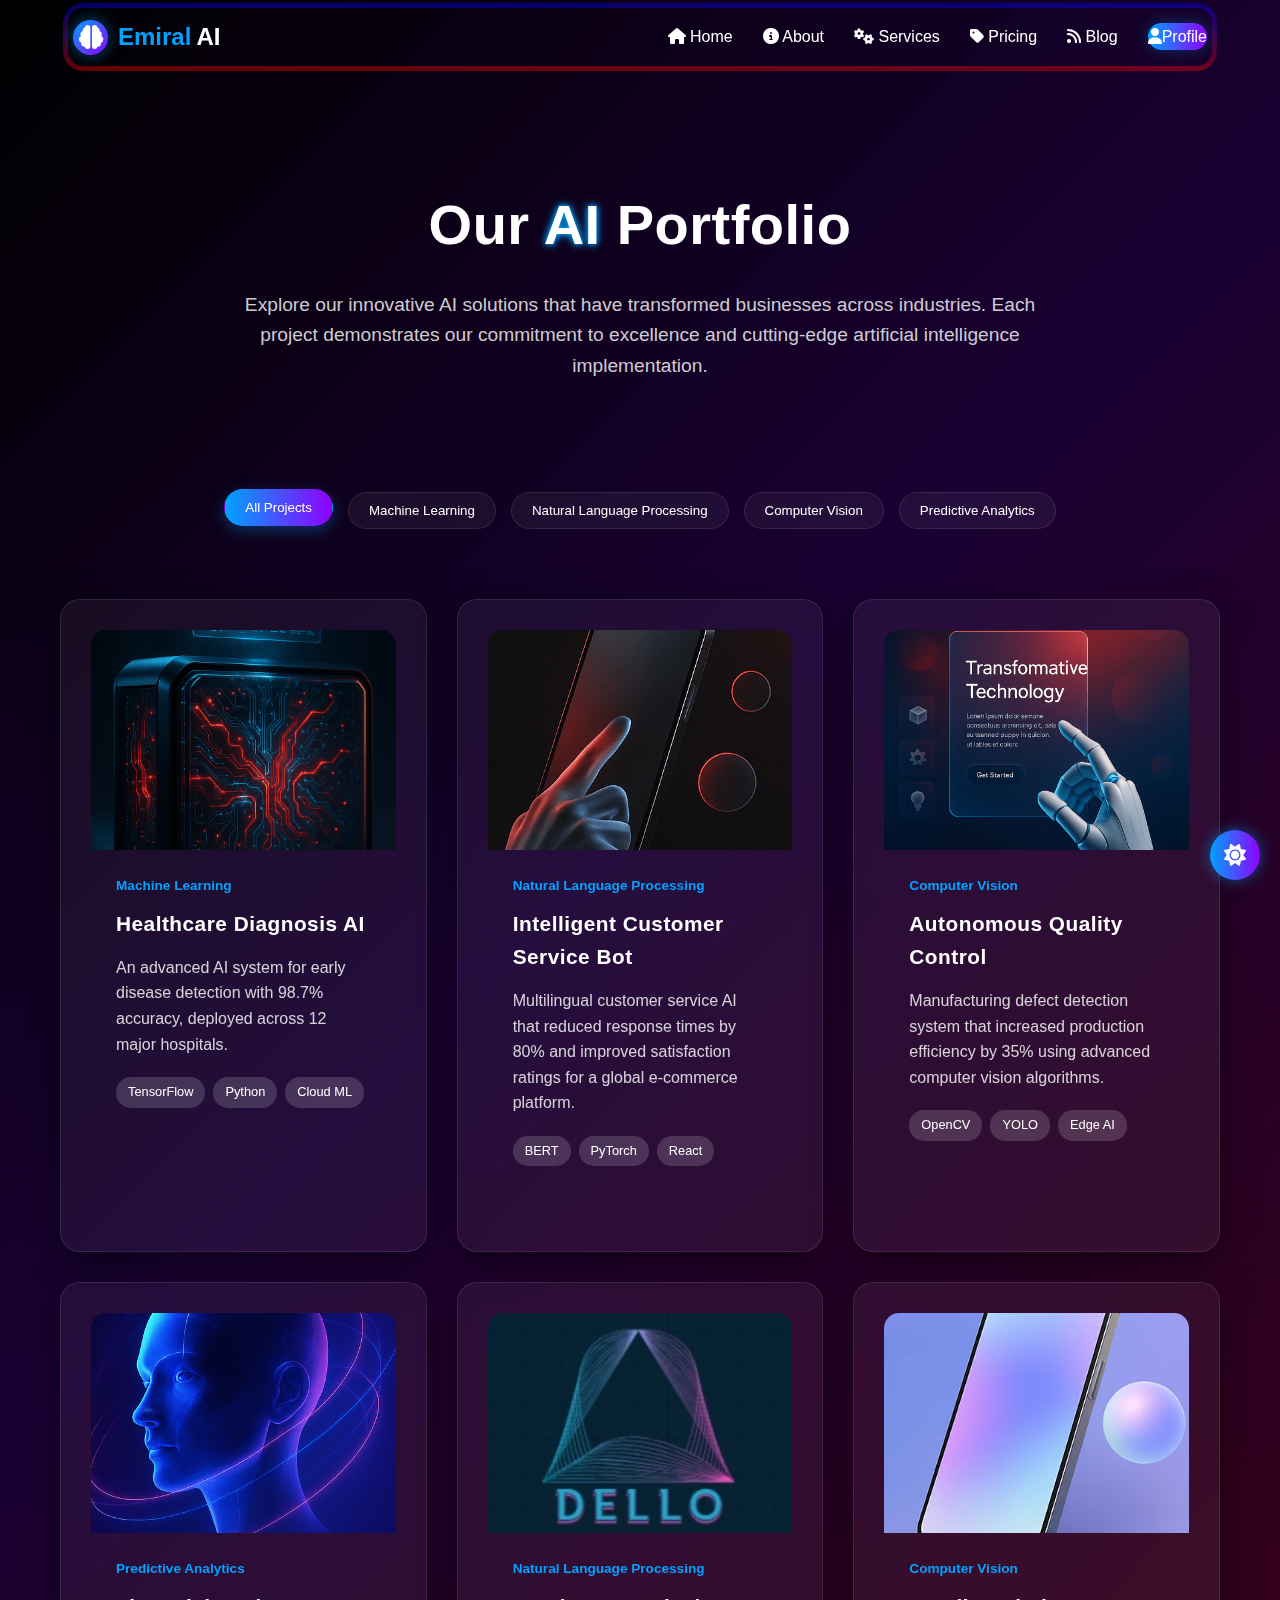
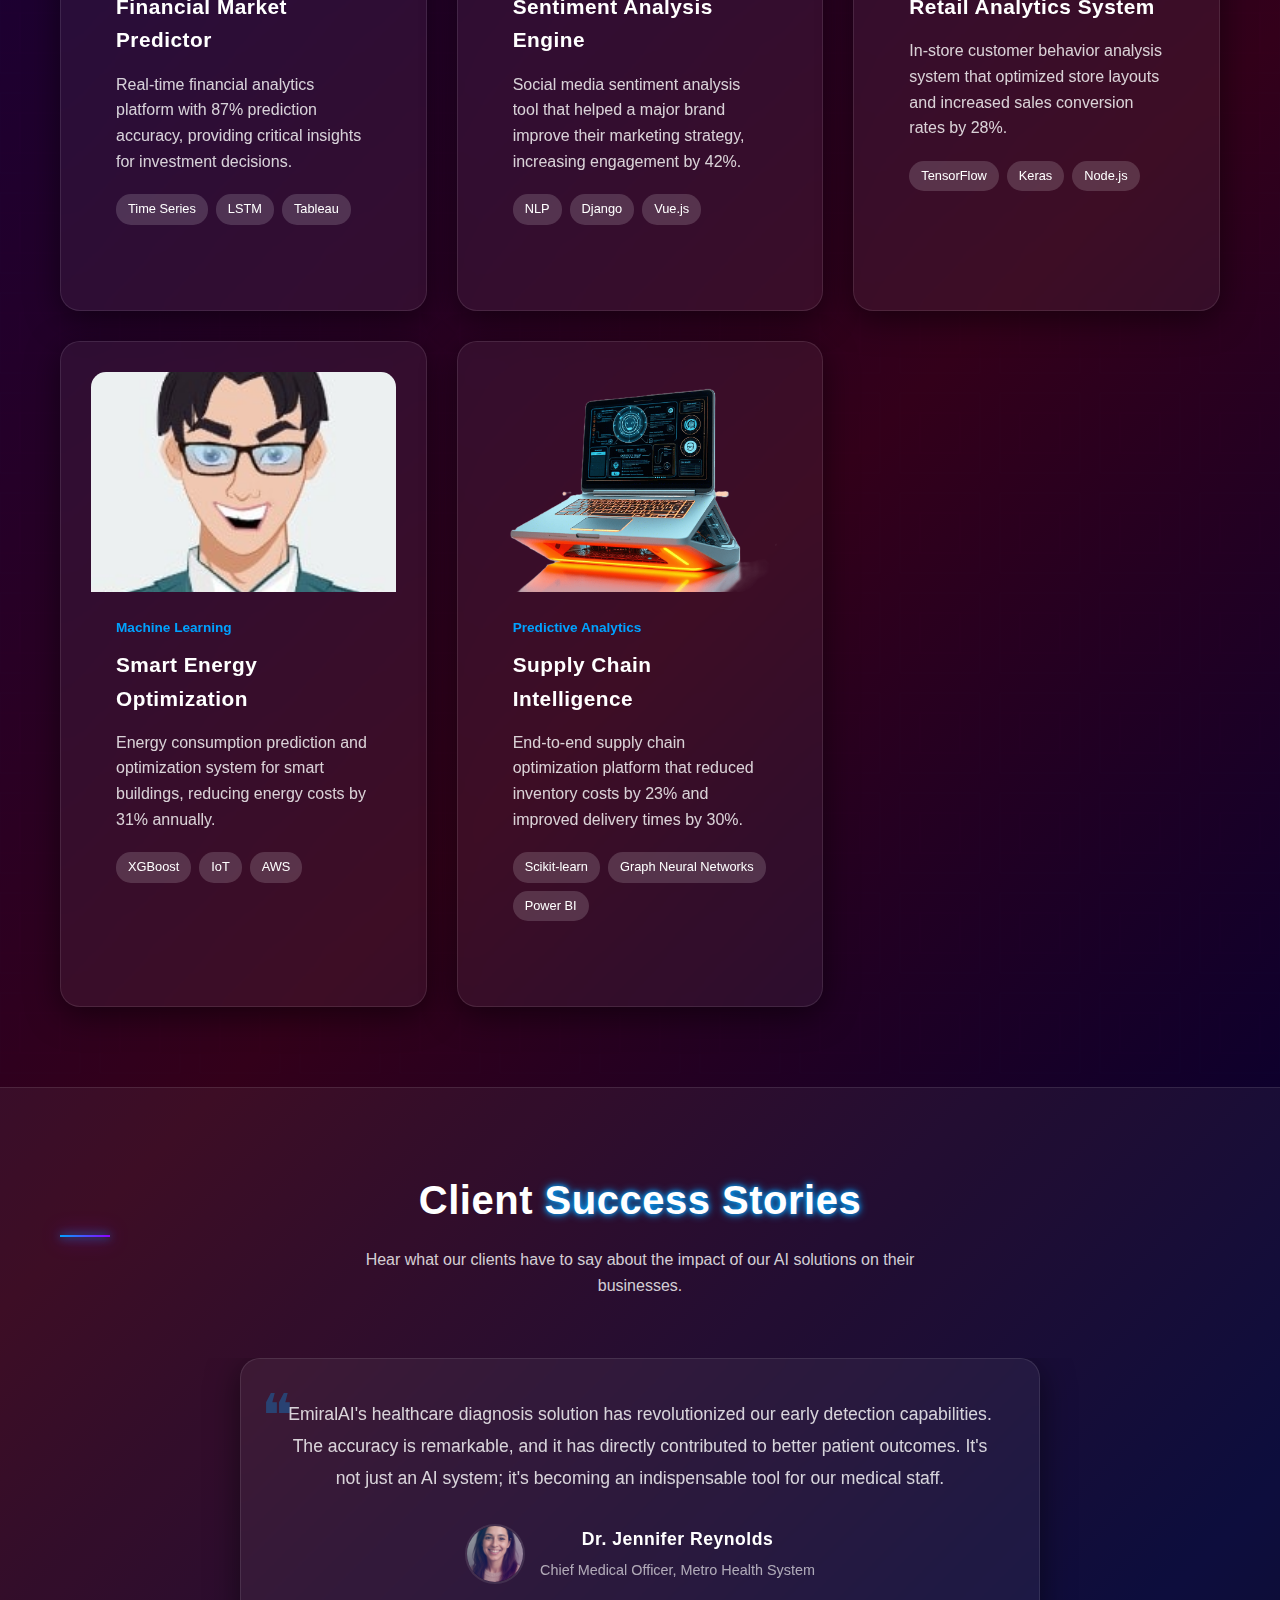
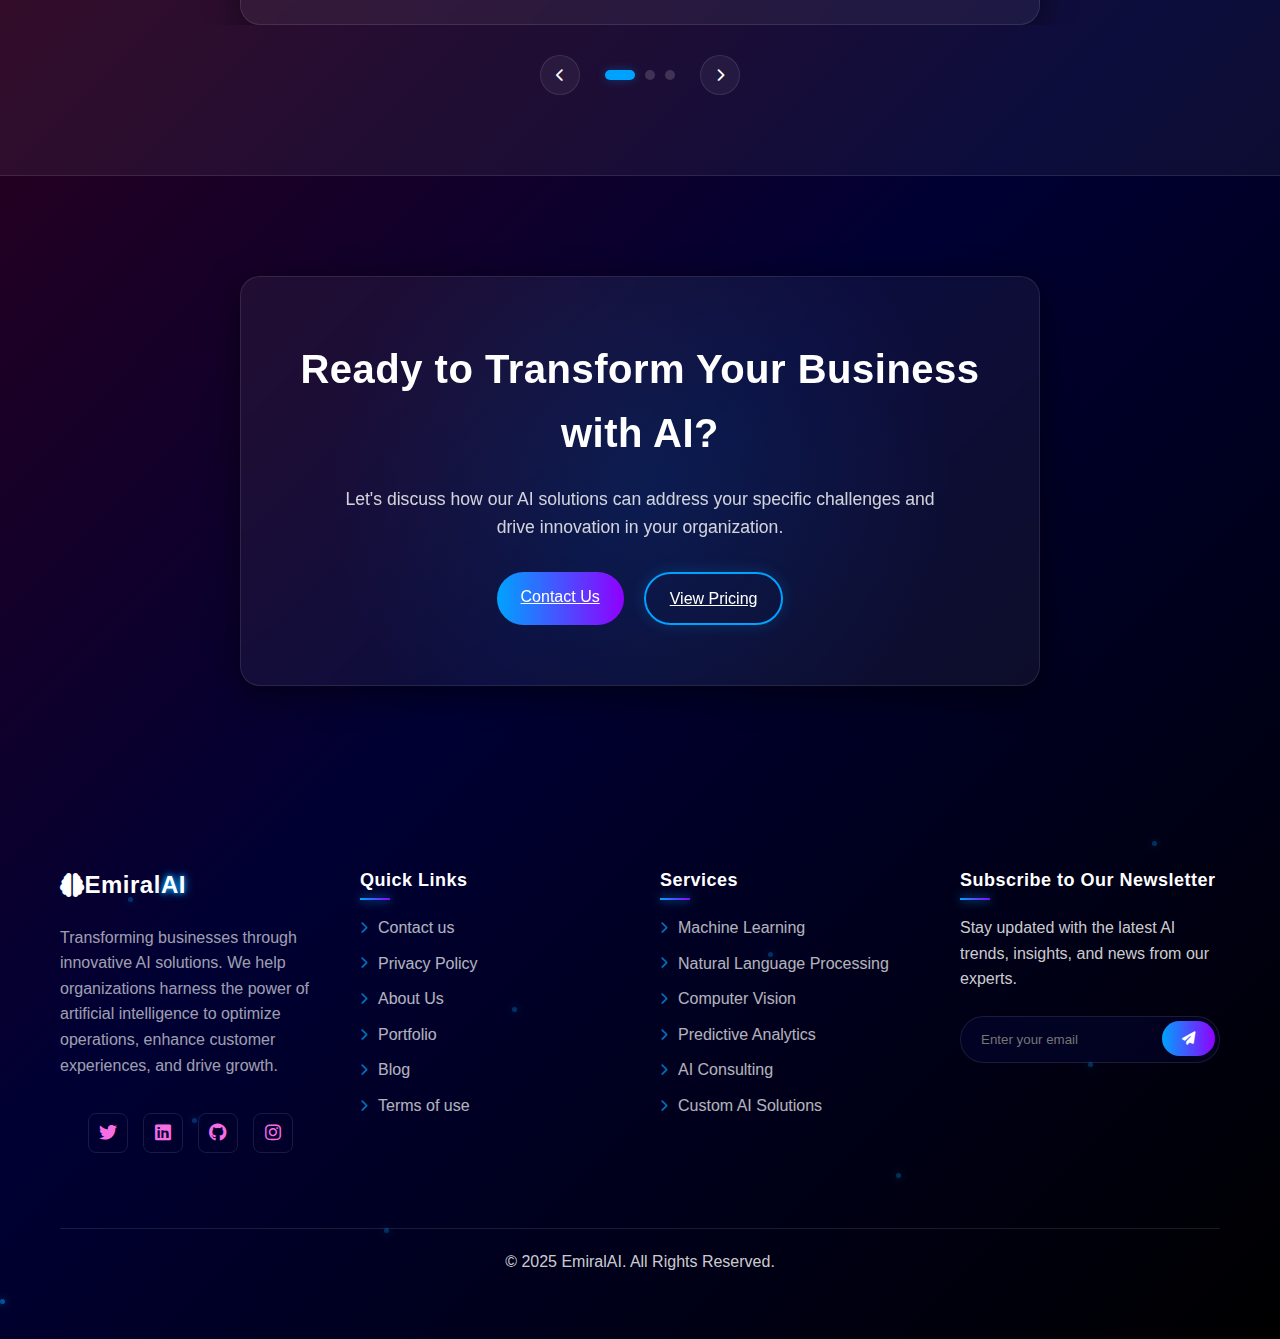
<file: portfolio.html>
<!DOCTYPE html>
<html lang="en" data-theme="dark">

<head>
    <meta charset="UTF-8">
    <meta name="viewport" content="width=device-width, initial-scale=1.0">
    <title>EmiralAI - Portfolio</title>

    <!-- External Stylesheets -->
    <link rel="stylesheet" href="https://cdnjs.cloudflare.com/ajax/libs/font-awesome/6.7.2/css/all.min.css">

    <!-- Local Stylesheets -->
    <link rel="stylesheet" href="css/style.css">
    <link rel="stylesheet" href="css/portfolio.css">
    <!-- Font Preconnect -->
    <link rel="preconnect" href="https://fonts.googleapis.com">
    <link rel="preconnect" href="https://fonts.gstatic.com" crossorigin>

    <!-- SEO Meta Tags -->
    <meta name="description"
        content="Explore EmiralAI's portfolio of cutting-edge artificial intelligence solutions. See our successful AI projects and case studies across various industries.">
    <meta name="keywords"
        content="AI portfolio, artificial intelligence projects, machine learning case studies, AI solutions, EmiralAI portfolio">
    <meta name="author" content="EmiralAI">

    <!-- Favicon and App Icons -->
    <link rel="icon" href="favicons/favicon.ico">
    <link rel="icon" type="image/png" sizes="96x96" href="favicons/favicon-96x96.png">
    <link rel="icon" type="image/svg+xml" href="favicons/favicon.svg">
    <link rel="shortcut icon" href="favicons/favicon.ico">
    <link rel="apple-touch-icon" sizes="180x180" href="favicons/apple-touch-icon.png">
    <link rel="manifest" href="favicons/site.webmanifest">
</head>

<body>
    <!-- HEADER & NAVIGATION -->
    <header>
        <div class="container">
            <nav aria-label="Main navigation">
                <div class="logo" aria-label="Emiral AI logo">
                    <div class="logo-icon">
                        <i class="fas fa-brain" aria-hidden="true"></i>
                    </div>
                    <span>Emiral</span>AI
                </div>
                <ul class="nav-links">
                    <li>
                        <a href="main.html" aria-label="Go to home page">
                            <i class="fas fa-home" aria-hidden="true"></i> Home
                        </a>
                    </li>
                    <li>
                        <a href="main.html#about" aria-label="Go to about section">
                            <i class="fas fa-info-circle" aria-hidden="true"></i> About
                        </a>
                    </li>
                    <li>
                        <a href="main.html#services" aria-label="Go to services section">
                            <i class="fas fa-cogs" aria-hidden="true"></i> Services
                        </a>
                    </li>
                    <li>
                        <a href="main.html#pricing" aria-label="Go to pricing section">
                            <i class="fas fa-tag" aria-hidden="true"></i> Pricing
                        </a>
                    </li>
                    <li>
                        <a href="blog.html" aria-label="Read our blog">
                            <i class="fas fa-rss" aria-hidden="true"></i> Blog
                        </a>
                    </li>
                    <li><a href="user-profile.html" class="nav-btn active"><i class="fas fa-user"></i>Profile</a></li>
                </ul>
                <div class="hamburger" role="button" aria-label="Toggle navigation menu" tabindex="0">
                    <div class="line1"></div>
                    <div class="line2"></div>
                    <div class="line3"></div>
                </div>
            </nav>
        </div>
    </header>

    <!-- PORTFOLIO HERO SECTION -->
    <section class="portfolio-hero">
        <div class="container">
            <div class="portfolio-hero-content">
                <h1>Our <span class="glow-text">AI</span> Portfolio</h1>
                <p>Explore our innovative AI solutions that have transformed businesses across industries. Each project
                    demonstrates our commitment to excellence and cutting-edge artificial intelligence implementation.
                </p>
            </div>
        </div>
    </section>

    <!-- PORTFOLIO FILTER SECTION -->
    <section class="portfolio-filter">
        <div class="container">
            <div class="filter-buttons">
                <button class="filter-btn active" data-filter="all">All Projects</button>
                <button class="filter-btn" data-filter="machine-learning">Machine Learning</button>
                <button class="filter-btn" data-filter="nlp">Natural Language Processing</button>
                <button class="filter-btn" data-filter="computer-vision">Computer Vision</button>
                <button class="filter-btn" data-filter="predictive-analytics">Predictive Analytics</button>
            </div>
        </div>
    </section>

    <!-- PORTFOLIO GRID SECTION -->
    <section class="portfolio-grid">
        <div class="container">
            <div class="portfolio-items">
                <!-- Project 1 -->
                <div class="portfolio-item glass-card" data-category="machine-learning">
                    <div class="portfolio-image">
                        <img src="images/computer-ai.png" alt="Healthcare Diagnosis AI">
                        <div class="portfolio-overlay">
                        </div>
                    </div>
                    <div class="portfolio-content">
                        <span class="portfolio-category">Machine Learning</span>
                        <h3>Healthcare Diagnosis AI</h3>
                        <p>An advanced AI system for early disease detection with 98.7% accuracy, deployed across 12
                            major hospitals.</p>
                        <div class="portfolio-tech">
                            <span>TensorFlow</span>
                            <span>Python</span>
                            <span>Cloud ML</span>
                        </div>
                    </div>
                </div>

                <!-- Project 2 -->
                <div class="portfolio-item glass-card" data-category="nlp">
                    <div class="portfolio-image">
                        <img src="images/hand&phone.png" alt="Intelligent Customer Service Bot">
                        <div class="portfolio-overlay"></div>
                    </div>
                    <div class="portfolio-content">
                        <span class="portfolio-category">Natural Language Processing</span>
                        <h3>Intelligent Customer Service Bot</h3>
                        <p>Multilingual customer service AI that reduced response times by 80% and improved satisfaction
                            ratings for a global e-commerce platform.</p>
                        <div class="portfolio-tech">
                            <span>BERT</span>
                            <span>PyTorch</span>
                            <span>React</span>
                        </div>
                    </div>
                </div>

                <!-- Project 3 -->
                <div class="portfolio-item glass-card" data-category="computer-vision">
                    <div class="portfolio-image">
                        <img src="images/hand-ai.png" alt="Autonomous Quality Control">
                        <div class="portfolio-overlay"></div>
                    </div>
                    <div class="portfolio-content">
                        <span class="portfolio-category">Computer Vision</span>
                        <h3>Autonomous Quality Control</h3>
                        <p>Manufacturing defect detection system that increased production efficiency by 35% using
                            advanced computer vision algorithms.</p>
                        <div class="portfolio-tech">
                            <span>OpenCV</span>
                            <span>YOLO</span>
                            <span>Edge AI</span>
                        </div>
                    </div>
                </div>

                <!-- Project 4 -->
                <div class="portfolio-item glass-card" data-category="predictive-analytics">
                    <div class="portfolio-image">
                        <img src="images/head-ai.png" alt="Financial Market Predictor">
                        <div class="portfolio-overlay"></div>
                    </div>
                    <div class="portfolio-content">
                        <span class="portfolio-category">Predictive Analytics</span>
                        <h3>Financial Market Predictor</h3>
                        <p>Real-time financial analytics platform with 87% prediction accuracy, providing critical
                            insights for investment decisions.</p>
                        <div class="portfolio-tech">
                            <span>Time Series</span>
                            <span>LSTM</span>
                            <span>Tableau</span>
                        </div>
                    </div>
                </div>

                <!-- Project 5 -->
                <div class="portfolio-item glass-card" data-category="nlp">
                    <div class="portfolio-image">
                        <img src="images/logo1.jpg" alt="Sentiment Analysis Engine">
                        <div class="portfolio-overlay"></div>
                    </div>
                    <div class="portfolio-content">
                        <span class="portfolio-category">Natural Language Processing</span>
                        <h3>Sentiment Analysis Engine</h3>
                        <p>Social media sentiment analysis tool that helped a major brand improve their marketing
                            strategy, increasing engagement by 42%.</p>
                        <div class="portfolio-tech">
                            <span>NLP</span>
                            <span>Django</span>
                            <span>Vue.js</span>
                        </div>
                    </div>
                </div>

                <!-- Project 6 -->
                <div class="portfolio-item glass-card" data-category="computer-vision">
                    <div class="portfolio-image">
                        <img src="images/phone.png" alt="Retail Analytics System">
                        <div class="portfolio-overlay"></div>
                    </div>
                    <div class="portfolio-content">
                        <span class="portfolio-category">Computer Vision</span>
                        <h3>Retail Analytics System</h3>
                        <p>In-store customer behavior analysis system that optimized store layouts and increased sales
                            conversion rates by 28%.</p>
                        <div class="portfolio-tech">
                            <span>TensorFlow</span>
                            <span>Keras</span>
                            <span>Node.js</span>
                        </div>
                    </div>
                </div>

                <!-- Project 7 -->
                <div class="portfolio-item glass-card" data-category="machine-learning">
                    <div class="portfolio-image">
                        <img src="images/me.jpg" alt="Smart Energy Optimization">
                        <div class="portfolio-overlay"></div>
                    </div>
                    <div class="portfolio-content">
                        <span class="portfolio-category">Machine Learning</span>
                        <h3>Smart Energy Optimization</h3>
                        <p>Energy consumption prediction and optimization system for smart buildings, reducing energy
                            costs by 31% annually.</p>
                        <div class="portfolio-tech">
                            <span>XGBoost</span>
                            <span>IoT</span>
                            <span>AWS</span>
                        </div>
                    </div>
                </div>

                <!-- Project 8 -->
                <div class="portfolio-item glass-card" data-category="predictive-analytics">
                    <div class="portfolio-image">
                        <img src="images/lap.png" alt="Supply Chain Intelligence">
                        <div class="portfolio-overlay"></div>
                    </div>
                    <div class="portfolio-content">
                        <span class="portfolio-category">Predictive Analytics</span>
                        <h3>Supply Chain Intelligence</h3>
                        <p>End-to-end supply chain optimization platform that reduced inventory costs by 23% and
                            improved delivery times by 30%.</p>
                        <div class="portfolio-tech">
                            <span>Scikit-learn</span>
                            <span>Graph Neural Networks</span>
                            <span>Power BI</span>
                        </div>
                    </div>
                </div>
            </div>
        </div>
        <div class="circuit-bg"></div>
    </section>

    <!-- TESTIMONIALS HIGHLIGHT SECTION -->
    <section class="portfolio-testimonials">
        <div class="container">
            <div class="section-header">
                <h2 class="glow-border">Client <span class="glow-text">Success Stories</span></h2>
                <p>Hear what our clients have to say about the impact of our AI solutions on their businesses.</p>
            </div>
            <div class="testimonial-slider">
                <div class="testimonial-slide glass-card">
                    <div class="quote-icon">❝</div>
                    <p>EmiralAI's healthcare diagnosis solution has revolutionized our early detection capabilities. The
                        accuracy is remarkable, and it has directly contributed to better patient outcomes. It's not
                        just an AI system; it's becoming an indispensable tool for our medical staff.</p>
                    <div class="client-info">
                        <div class="client-avatar">
                            <img src="images/person-6.png" alt="Client Avatar">
                        </div>
                        <div class="client-details">
                            <h4>Dr. Jennifer Reynolds</h4>
                            <p>Chief Medical Officer, Metro Health System</p>
                        </div>
                    </div>
                </div>
                <div class="testimonial-slide glass-card">
                    <div class="quote-icon">❝</div>
                    <p>The implementation of the autonomous quality control system has transformed our manufacturing
                        process. We've seen a dramatic reduction in defects and a significant improvement in production
                        efficiency. The ROI has exceeded our expectations within just six months.</p>
                    <div class="client-info">
                        <div class="client-avatar">
                            <img src="images/person-1.png" alt="Client Avatar">
                        </div>
                        <div class="client-details">
                            <h4>Michael Chen</h4>
                            <p>Operations Director, PrecisionTech Manufacturing</p>
                        </div>
                    </div>
                </div>
                <div class="testimonial-slide glass-card">
                    <div class="quote-icon">❝</div>
                    <p>EmiralAI's financial market predictor has given us a competitive edge in our investment
                        strategies. The accuracy of the predictions and the depth of insights provided have directly
                        translated to better returns for our clients. A truly invaluable partnership.</p>
                    <div class="client-info">
                        <div class="client-avatar">
                            <img src="images/person-5.png" alt="Client Avatar">
                        </div>
                        <div class="client-details">
                            <h4>Sophia Williams</h4>
                            <p>Investment Strategy Lead, Global Capital Partners</p>
                        </div>
                    </div>
                </div>
            </div>
            <div class="testimonial-nav">
                <button class="prev-btn"><i class="fas fa-chevron-left"></i></button>
                <div class="testimonial-dots">
                    <span class="dot active"></span>
                    <span class="dot"></span>
                    <span class="dot"></span>
                </div>
                <button class="next-btn"><i class="fas fa-chevron-right"></i></button>
            </div>
        </div>
    </section>

    <!-- CALL TO ACTION SECTION -->
    <section class="portfolio-cta">
        <div class="container">
            <div class="cta-content glass-card">
                <h2>Ready to Transform Your Business with AI?</h2>
                <p>Let's discuss how our AI solutions can address your specific challenges and drive innovation in your
                    organization.</p>
                <div class="cta-buttons">
                    <a href="contact-faq.html" class="btn">Contact Us</a>
                    <a href="main.html#pricing" class="btn secondary-btn">View Pricing</a>
                </div>
            </div>
        </div>
    </section>

    <!-- FOOTER SECTION -->
    <footer class="footer">
        <div class="container">
            <div class="footer-content">
                <div class="footer-logo">
                    <h3><i class="fas fa-brain"></i>Emiral<span class="glow-text"> AI</span></h3>
                    <p>Transforming businesses through innovative AI solutions. We help organizations harness the power
                        of artificial intelligence to optimize operations, enhance customer experiences, and drive
                        growth.</p>
                    <div class="social-icons">
                        <a href="#"><i class="fab fa-twitter"></i></a>
                        <a href="#"><i class="fab fa-linkedin"></i></a>
                        <a href="#"><i class="fab fa-github"></i></a>
                        <a href="#"><i class="fab fa-instagram"></i></a>
                    </div>
                </div>

                <div class="footer-links">
                    <h4>Quick Links</h4>
                    <ul>
                        <li><a href="contact-faq.html"><i class="fas fa-chevron-right"></i>Contact us</a></li>
                        <li><a href="privacy-policy.html"><i class="fas fa-chevron-right"></i>Privacy Policy</a></li>
                        <li><a href="main.html#about"><i class="fas fa-chevron-right"></i> About Us</a></li>
                        <li><a href="portfolio.html"><i class="fas fa-chevron-right"></i> Portfolio</a></li>
                        <li><a href="blog.html"><i class="fas fa-chevron-right"></i> Blog</a></li>
                        <li><a href="terms.html"><i class="fas fa-chevron-right"></i> Terms of use</a></li>
                    </ul>
                </div>

                <div class="footer-links">
                    <h4>Services</h4>
                    <ul>
                        <li><a href="#"><i class="fas fa-chevron-right"></i> Machine Learning</a></li>
                        <li><a href="#"><i class="fas fa-chevron-right"></i> Natural Language Processing</a></li>
                        <li><a href="#"><i class="fas fa-chevron-right"></i> Computer Vision</a></li>
                        <li><a href="#"><i class="fas fa-chevron-right"></i> Predictive Analytics</a></li>
                        <li><a href="#"><i class="fas fa-chevron-right"></i> AI Consulting</a></li>
                        <li><a href="#"><i class="fas fa-chevron-right"></i> Custom AI Solutions</a></li>
                    </ul>
                </div>

                <div class="footer-newsletter">
                    <h4>Subscribe to Our Newsletter</h4>
                    <p>Stay updated with the latest AI trends, insights, and news from our experts.</p>
                    <div class="newsletter-form">
                        <input type="email" class="newsletter-input" placeholder="Enter your email">
                        <button type="submit" class="newsletter-btn">
                            <i class="fas fa-paper-plane"></i>
                        </button>
                    </div>
                </div>
            </div>

            <div class="copyright">
                <p>&copy; 2025 EmiralAI. All Rights Reserved.</p>
            </div>
        </div>

        <!-- Animated particles in the background -->
        <div class="particles-container">
            <div class="particle"></div>
            <div class="particle"></div>
            <div class="particle"></div>
            <div class="particle"></div>
            <div class="particle"></div>
            <div class="particle"></div>
            <div class="particle"></div>
            <div class="particle"></div>
            <div class="particle"></div>
            <div class="particle"></div>
        </div>
    </footer>

    <div id="theme-toggle" class="theme-toggle" aria-label="dark&light">
        <i class="fas fa-sun"></i>
    </div>

    <!-- scripts -->
    <script src="js/customize.js"></script>
    <script src="js/portfolio.js"></script>
</body>

</html>
</file>
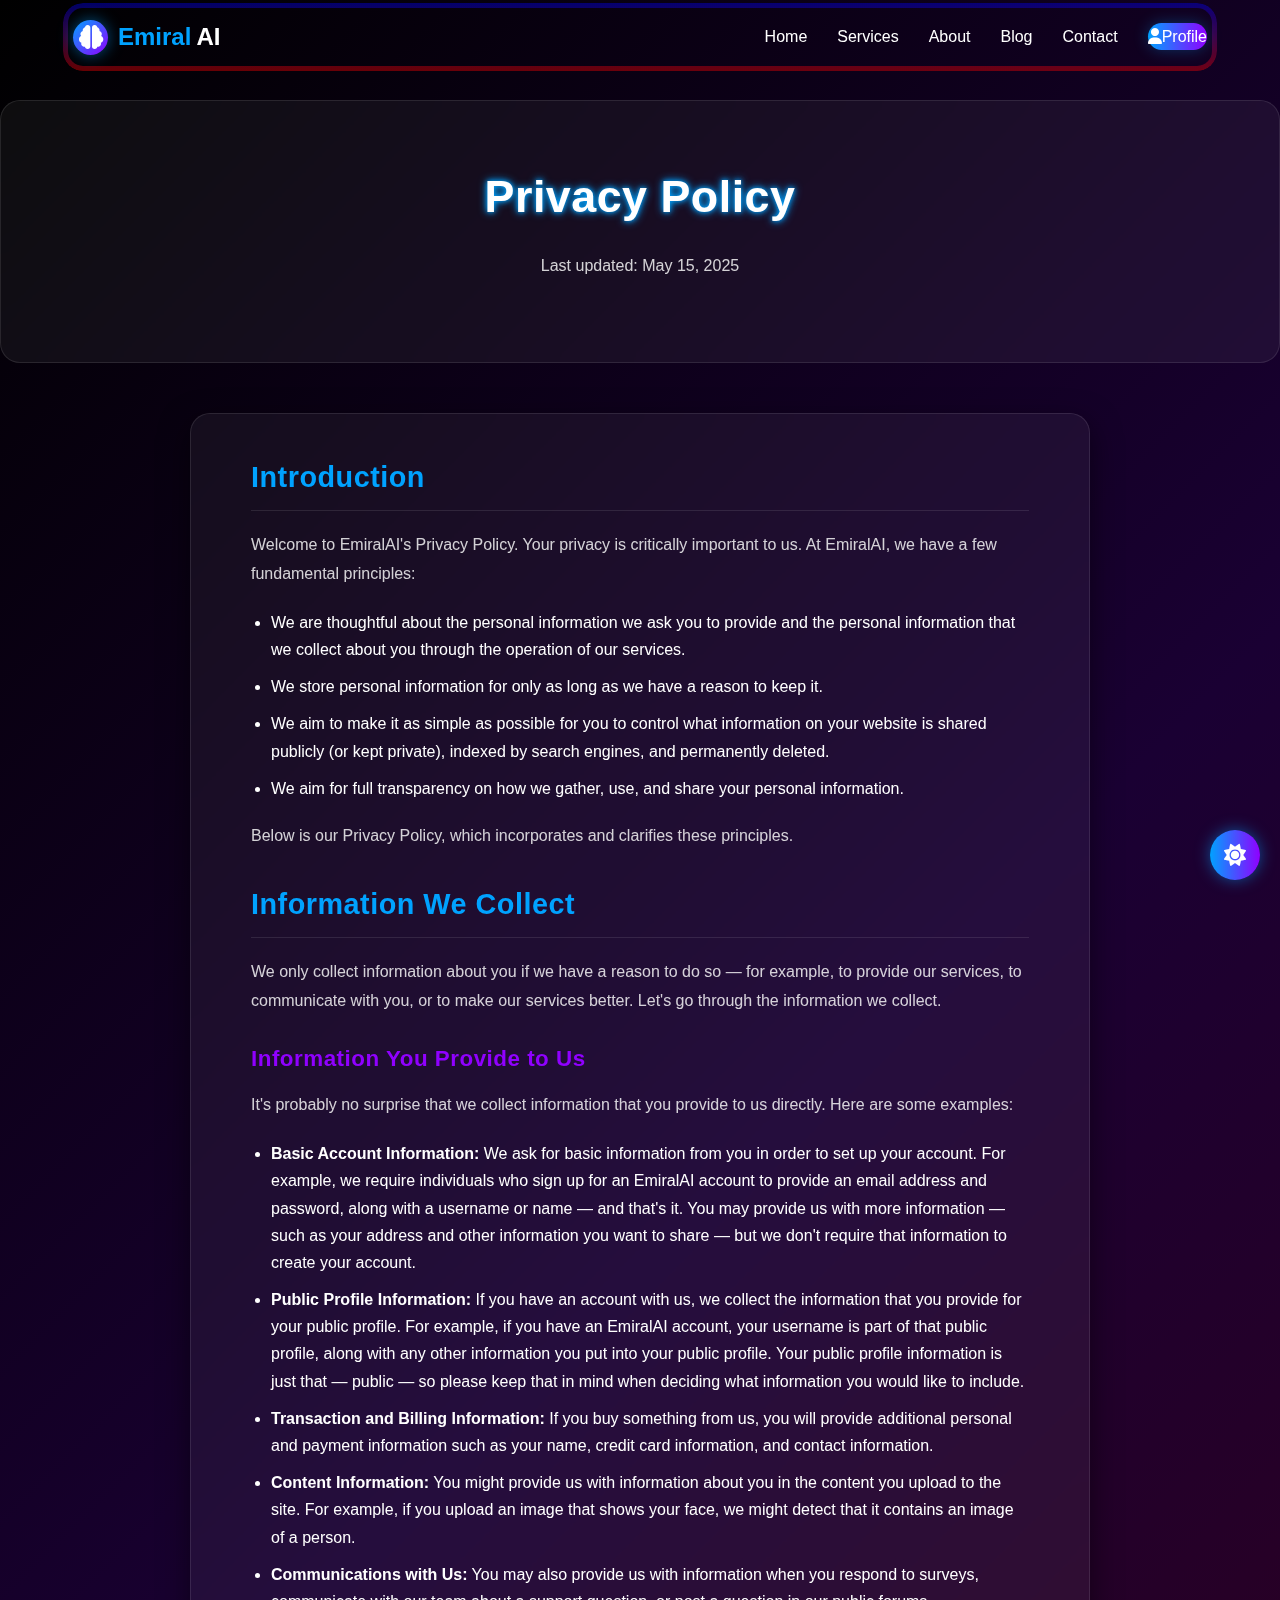
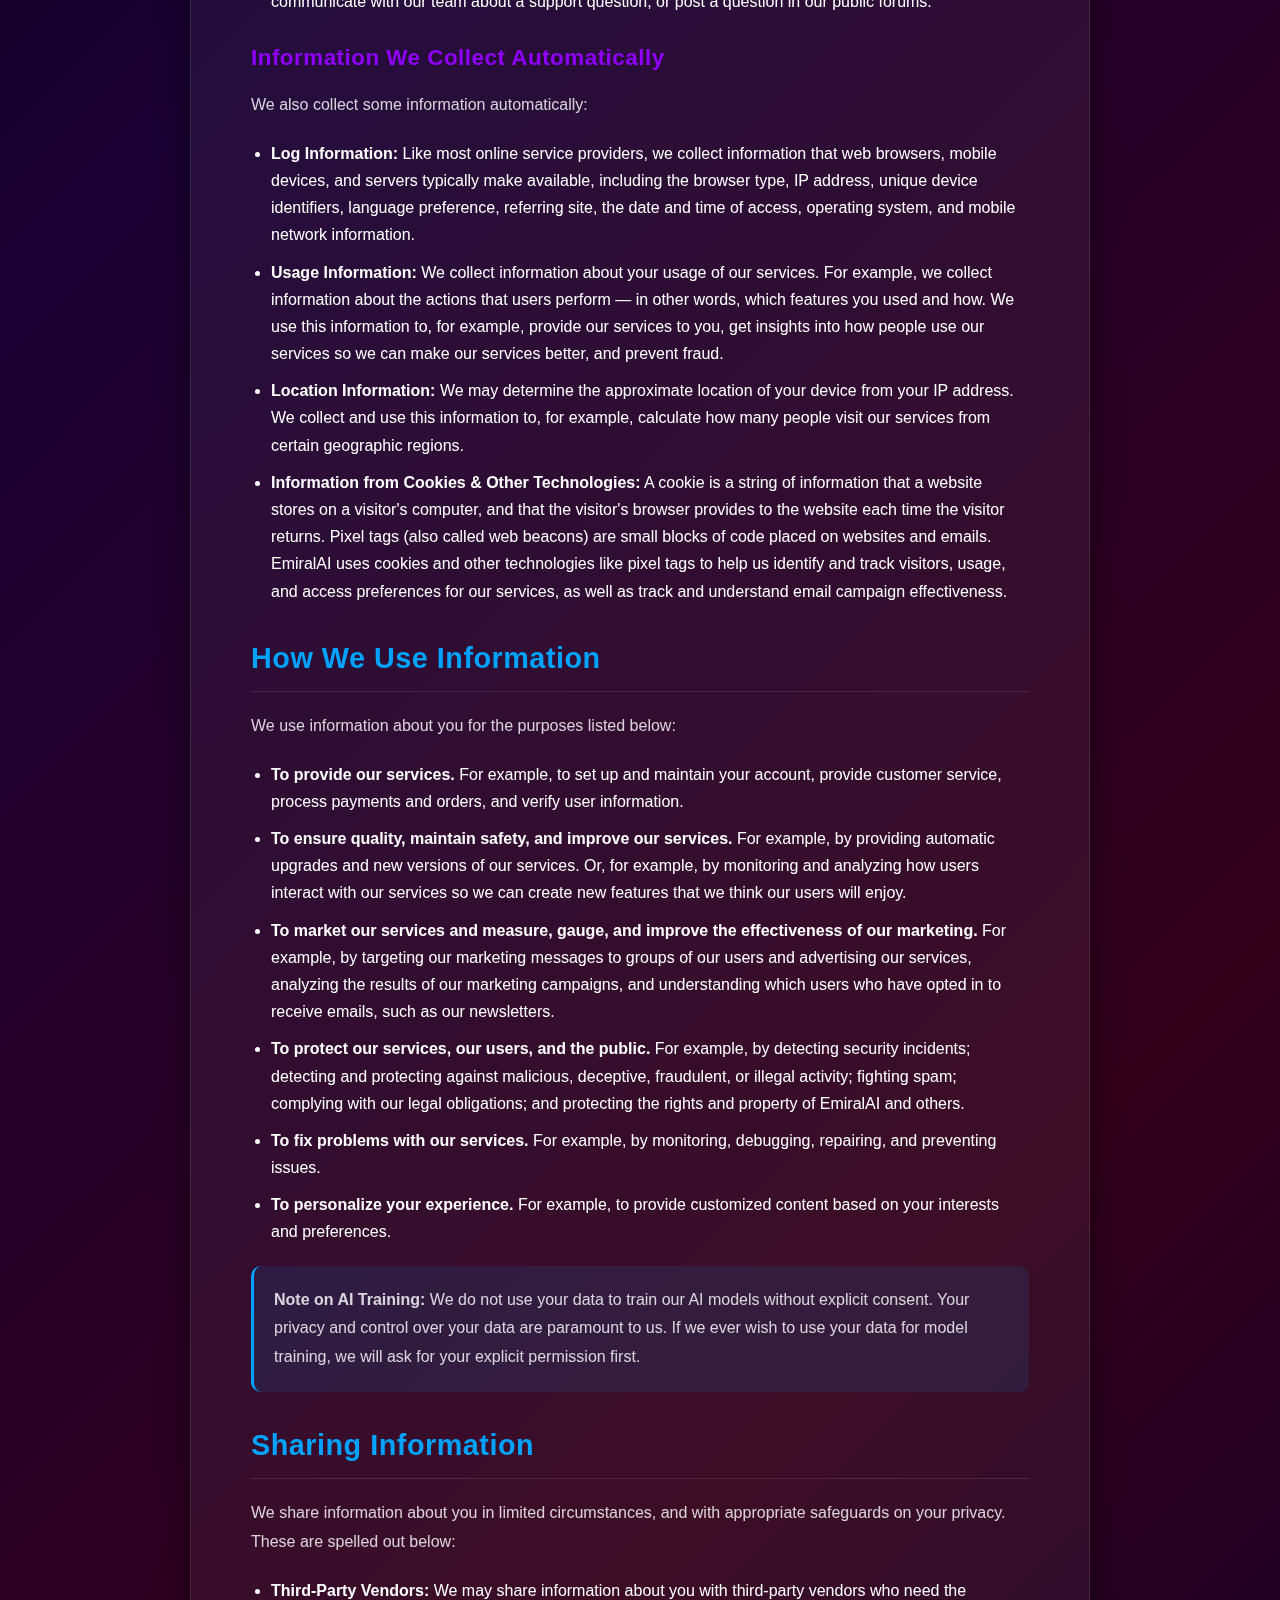
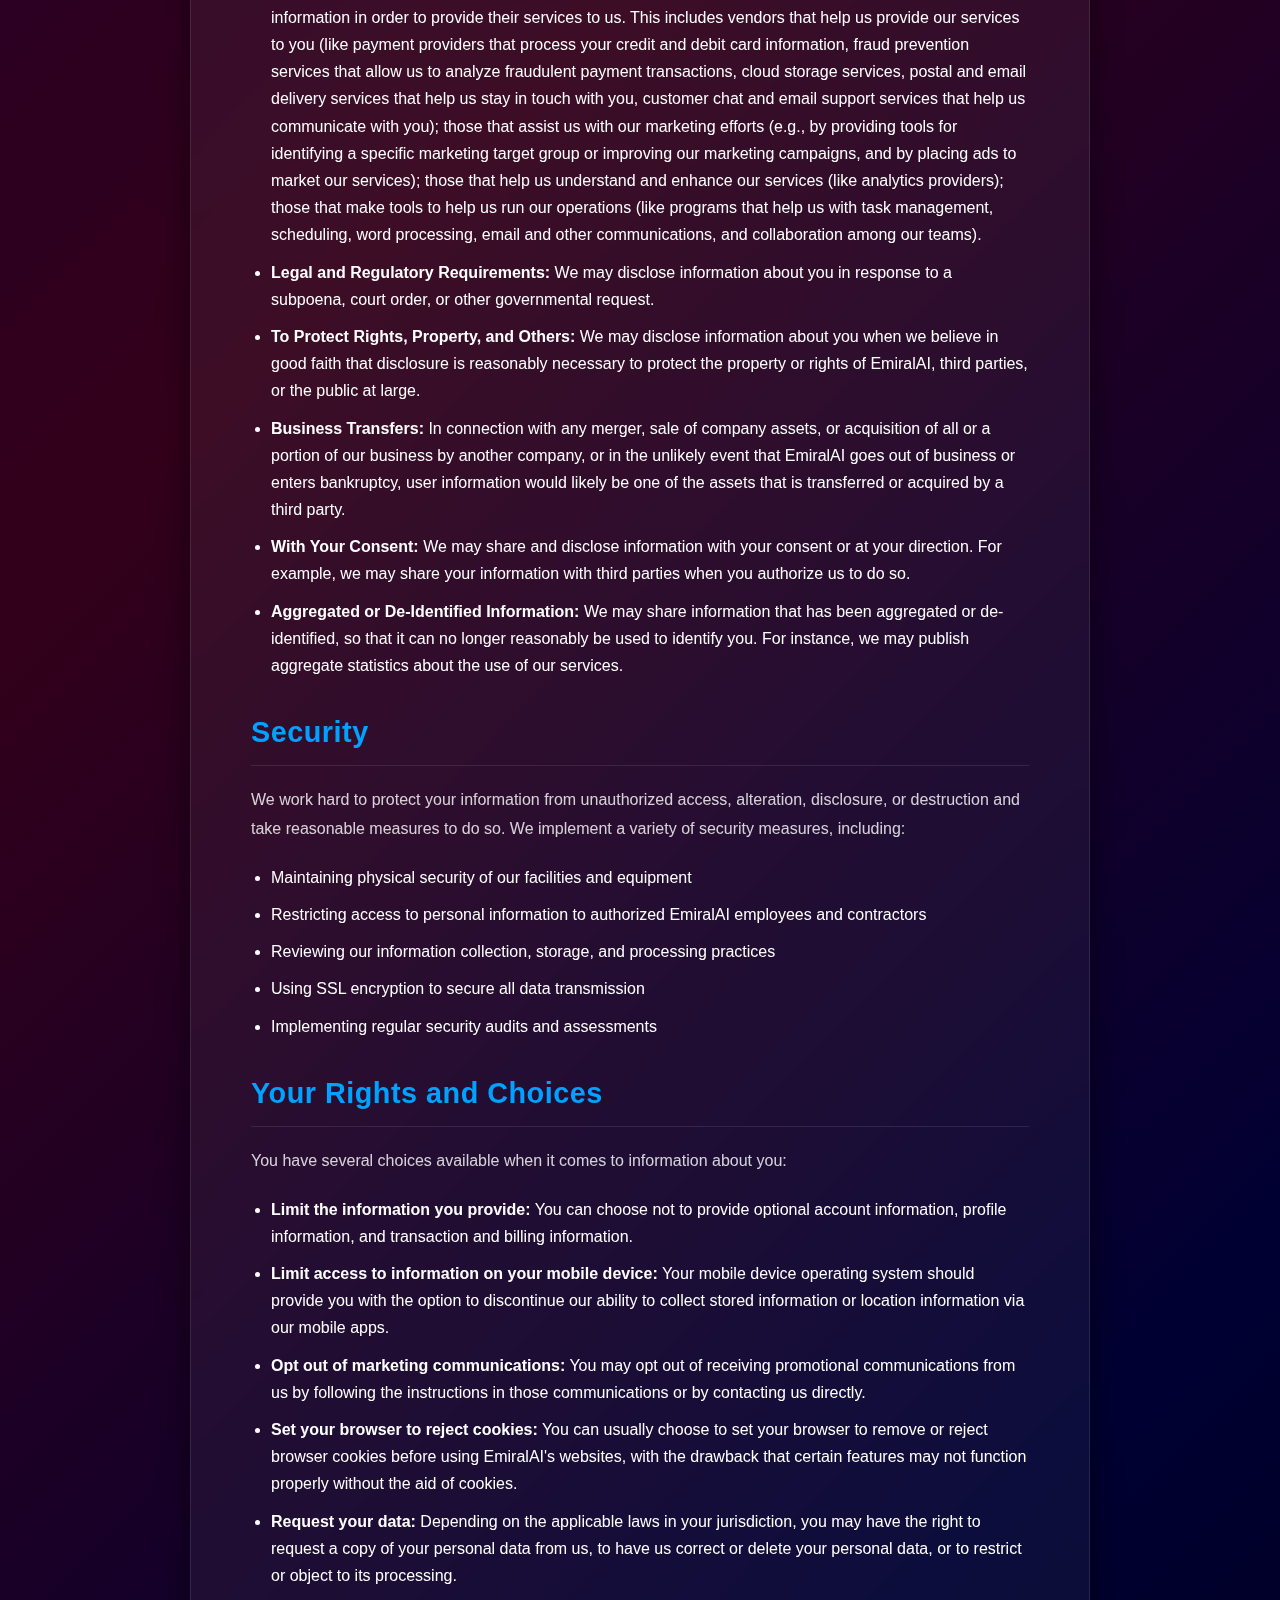
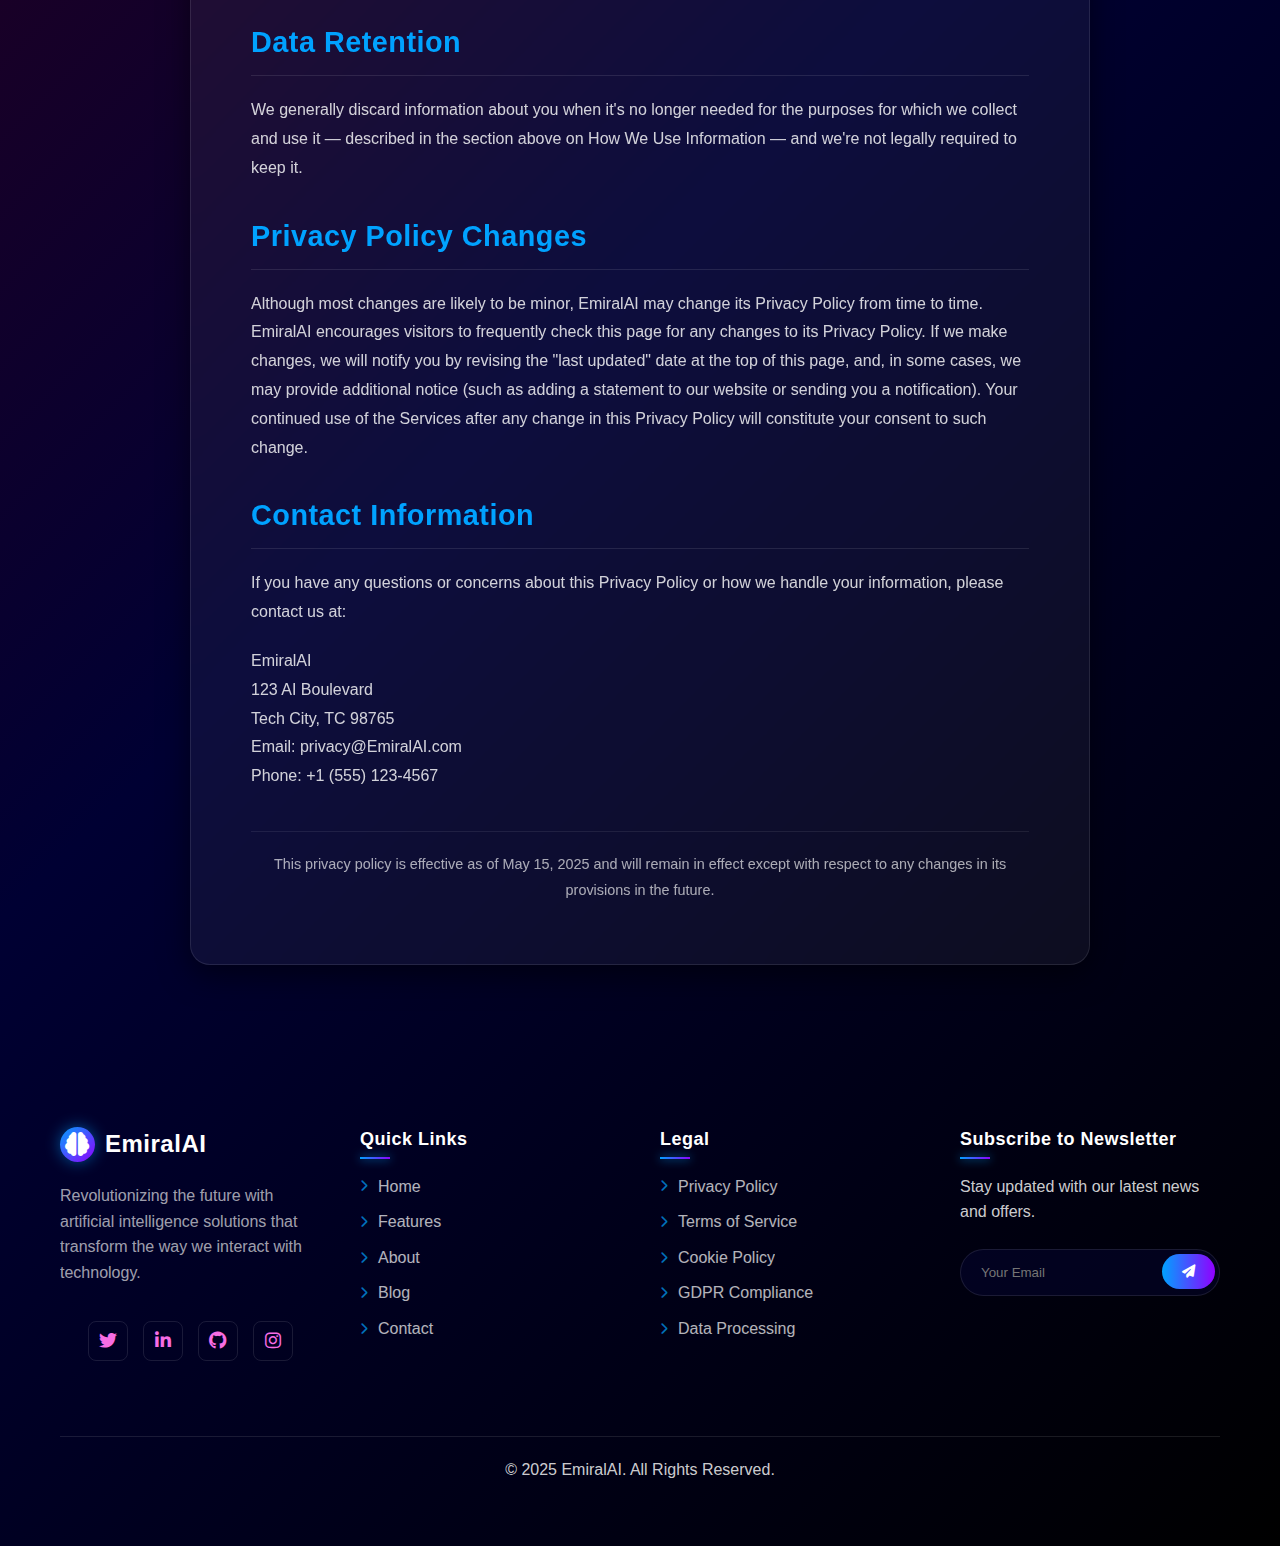
<file: privacy-policy.html>
<!DOCTYPE html>
<html lang="en" data-theme="dark">

<head>
    <meta charset="UTF-8">
    <meta name="viewport" content="width=device-width, initial-scale=1.0">
    <title>EmiralAI - Privacy Policy</title>

    <!-- External Stylesheets -->
    <link rel="stylesheet" href="https://cdnjs.cloudflare.com/ajax/libs/font-awesome/6.4.0/css/all.min.css">

    <!-- Local Stylesheets -->
    <link rel="stylesheet" href="css/style.css">
    <link rel="stylesheet" href="css/privacy-policy.css">

    <!-- Favicon and App Icons -->
    <link rel="icon" href="favicons/favicon.ico">
    <link rel="icon" type="image/png" sizes="96x96" href="favicons/favicon-96x96.png">
    <link rel="icon" type="image/svg+xml" href="favicons/favicon.svg">
    <link rel="shortcut icon" href="favicons/favicon.ico">
    <link rel="apple-touch-icon" sizes="180x180" href="favicons/apple-touch-icon.png">
    <link rel="manifest" href="favicons/site.webmanifest">

</head>

<body>
    <!-- Header -->
    <header>
        <div class="container">
            <nav>
                <div class="logo">
                    <div class="logo-icon">
                        <i class="fas fa-brain"></i>
                    </div>
                    <span>Emiral</span>AI
                </div>
                <ul class="nav-links">
                    <li><a href="main.html">Home</a></li>
                    <li><a href="main.html#services">Services</a></li>
                    <li><a href="main.html#about">About</a></li>
                    <li><a href="blog.html">Blog</a></li>
                    <li><a href="contact-faq.html">Contact</a></li>
                    <li><a href="user-profile.html" class="nav-btn active"><i class="fas fa-user"></i>Profile</a></li>
                </ul>
                <div class="hamburger">
                    <div class="line1"></div>
                    <div class="line2"></div>
                    <div class="line3"></div>
                </div>
            </nav>
        </div>
    </header>

    <!-- Privacy Policy Header -->
    <section class="policy-header">
        <div class="container">
            <h1 class="glow-text">Privacy Policy</h1>
            <p>Last updated: May 15, 2025</p>
        </div>
    </section>

    <!-- Privacy Policy Content -->
    <section class="policy-content">
        <div class="container">
            <h2>Introduction</h2>
            <p>Welcome to EmiralAI's Privacy Policy. Your privacy is critically important to us. At EmiralAI, we have a
                few
                fundamental principles:</p>
            <ul>
                <li>We are thoughtful about the personal information we ask you to provide and the personal information
                    that we collect about you through the operation of our services.</li>
                <li>We store personal information for only as long as we have a reason to keep it.</li>
                <li>We aim to make it as simple as possible for you to control what information on your website is
                    shared publicly (or kept private), indexed by search engines, and permanently deleted.</li>
                <li>We aim for full transparency on how we gather, use, and share your personal information.</li>
            </ul>
            <p>Below is our Privacy Policy, which incorporates and clarifies these principles.</p>

            <h2>Information We Collect</h2>
            <p>We only collect information about you if we have a reason to do so — for example, to provide our
                services, to communicate with you, or to make our services better. Let's go through the information we
                collect.</p>

            <h3>Information You Provide to Us</h3>
            <p>It's probably no surprise that we collect information that you provide to us directly. Here are some
                examples:</p>
            <ul>
                <li><strong>Basic Account Information:</strong> We ask for basic information from you in order to set up
                    your account. For example, we require individuals who sign up for an EmiralAI account to provide an
                    email address and password, along with a username or name — and that's it. You may provide us with
                    more information — such as your address and other information you want to share — but we don't
                    require that information to create your account.</li>
                <li><strong>Public Profile Information:</strong> If you have an account with us, we collect the
                    information that you provide for your public profile. For example, if you have an EmiralAI account,
                    your username is part of that public profile, along with any other information you put into your
                    public profile. Your public profile information is just that — public — so please keep that in mind
                    when deciding what information you would like to include.</li>
                <li><strong>Transaction and Billing Information:</strong> If you buy something from us, you will provide
                    additional personal and payment information such as your name, credit card information, and contact
                    information.</li>
                <li><strong>Content Information:</strong> You might provide us with information about you in the content
                    you upload to the site. For example, if you upload an image that shows your face, we might detect
                    that it contains an image of a person.</li>
                <li><strong>Communications with Us:</strong> You may also provide us with information when you respond
                    to surveys, communicate with our team about a support question, or post a question in our public
                    forums.</li>
            </ul>

            <h3>Information We Collect Automatically</h3>
            <p>We also collect some information automatically:</p>
            <ul>
                <li><strong>Log Information:</strong> Like most online service providers, we collect information that
                    web browsers, mobile devices, and servers typically make available, including the browser type, IP
                    address, unique device identifiers, language preference, referring site, the date and time of
                    access, operating system, and mobile network information.</li>
                <li><strong>Usage Information:</strong> We collect information about your usage of our services. For
                    example, we collect information about the actions that users perform — in other words, which
                    features you used and how. We use this information to, for example, provide our services to you, get
                    insights into how people use our services so we can make our services better, and prevent fraud.
                </li>
                <li><strong>Location Information:</strong> We may determine the approximate location of your device from
                    your IP address. We collect and use this information to, for example, calculate how many people
                    visit our services from certain geographic regions.</li>
                <li><strong>Information from Cookies & Other Technologies:</strong> A cookie is a string of information
                    that a website stores on a visitor's computer, and that the visitor's browser provides to the
                    website each time the visitor returns. Pixel tags (also called web beacons) are small blocks of code
                    placed on websites and emails. EmiralAI uses cookies and other technologies like pixel tags to help
                    us
                    identify and track visitors, usage, and access preferences for our services, as well as track and
                    understand email campaign effectiveness.</li>
            </ul>

            <h2>How We Use Information</h2>
            <p>We use information about you for the purposes listed below:</p>
            <ul>
                <li><strong>To provide our services.</strong> For example, to set up and maintain your account, provide
                    customer service, process payments and orders, and verify user information.</li>
                <li><strong>To ensure quality, maintain safety, and improve our services.</strong> For example, by
                    providing automatic upgrades and new versions of our services. Or, for example, by monitoring and
                    analyzing how users interact with our services so we can create new features that we think our users
                    will enjoy.</li>
                <li><strong>To market our services and measure, gauge, and improve the effectiveness of our
                        marketing.</strong> For example, by targeting our marketing messages to groups of our users and
                    advertising our services, analyzing the results of our marketing campaigns, and understanding which
                    users who have opted in to receive emails, such as our newsletters.</li>
                <li><strong>To protect our services, our users, and the public.</strong> For example, by detecting
                    security incidents; detecting and protecting against malicious, deceptive, fraudulent, or illegal
                    activity; fighting spam; complying with our legal obligations; and protecting the rights and
                    property of EmiralAI and others.</li>
                <li><strong>To fix problems with our services.</strong> For example, by monitoring, debugging,
                    repairing, and preventing issues.</li>
                <li><strong>To personalize your experience.</strong> For example, to provide customized content based on
                    your interests and preferences.</li>
            </ul>

            <div class="highlight">
                <p><strong>Note on AI Training:</strong> We do not use your data to train our AI models without explicit
                    consent. Your privacy and control over your data are paramount to us. If we ever wish to use your
                    data for model training, we will ask for your explicit permission first.</p>
            </div>

            <h2>Sharing Information</h2>
            <p>We share information about you in limited circumstances, and with appropriate safeguards on your privacy.
                These are spelled out below:</p>
            <ul>
                <li><strong>Third-Party Vendors:</strong> We may share information about you with third-party vendors
                    who need the information in order to provide their services to us. This includes vendors that help
                    us provide our services to you (like payment providers that process your credit and debit card
                    information, fraud prevention services that allow us to analyze fraudulent payment transactions,
                    cloud storage services, postal and email delivery services that help us stay in touch with you,
                    customer chat and email support services that help us communicate with you); those that assist us
                    with our marketing efforts (e.g., by providing tools for identifying a specific marketing target
                    group or improving our marketing campaigns, and by placing ads to market our services); those that
                    help us understand and enhance our services (like analytics providers); those that make tools to
                    help us run our operations (like programs that help us with task management, scheduling, word
                    processing, email and other communications, and collaboration among our teams).</li>
                <li><strong>Legal and Regulatory Requirements:</strong> We may disclose information about you in
                    response to a subpoena, court order, or other governmental request.</li>
                <li><strong>To Protect Rights, Property, and Others:</strong> We may disclose information about you when
                    we believe in good faith that disclosure is reasonably necessary to protect the property or rights
                    of EmiralAI, third parties, or the public at large.</li>
                <li><strong>Business Transfers:</strong> In connection with any merger, sale of company assets, or
                    acquisition of all or a portion of our business by another company, or in the unlikely event that
                    EmiralAI goes out of business or enters bankruptcy, user information would likely be one of the
                    assets
                    that is transferred or acquired by a third party.</li>
                <li><strong>With Your Consent:</strong> We may share and disclose information with your consent or at
                    your direction. For example, we may share your information with third parties when you authorize us
                    to do so.</li>
                <li><strong>Aggregated or De-Identified Information:</strong> We may share information that has been
                    aggregated or de-identified, so that it can no longer reasonably be used to identify you. For
                    instance, we may publish aggregate statistics about the use of our services.</li>
            </ul>

            <h2>Security</h2>
            <p>We work hard to protect your information from unauthorized access, alteration, disclosure, or destruction
                and take reasonable measures to do so. We implement a variety of security measures, including:</p>
            <ul>
                <li>Maintaining physical security of our facilities and equipment</li>
                <li>Restricting access to personal information to authorized EmiralAI employees and contractors</li>
                <li>Reviewing our information collection, storage, and processing practices</li>
                <li>Using SSL encryption to secure all data transmission</li>
                <li>Implementing regular security audits and assessments</li>
            </ul>

            <h2>Your Rights and Choices</h2>
            <p>You have several choices available when it comes to information about you:</p>
            <ul>
                <li><strong>Limit the information you provide:</strong> You can choose not to provide optional account
                    information, profile information, and transaction and billing information.</li>
                <li><strong>Limit access to information on your mobile device:</strong> Your mobile device operating
                    system should provide you with the option to discontinue our ability to collect stored information
                    or location information via our mobile apps.</li>
                <li><strong>Opt out of marketing communications:</strong> You may opt out of receiving promotional
                    communications from us by following the instructions in those communications or by contacting us
                    directly.</li>
                <li><strong>Set your browser to reject cookies:</strong> You can usually choose to set your browser to
                    remove or reject browser cookies before using EmiralAI's websites, with the drawback that certain
                    features may not function properly without the aid of cookies.</li>
                <li><strong>Request your data:</strong> Depending on the applicable laws in your jurisdiction, you may
                    have the right to request a copy of your personal data from us, to have us correct or delete your
                    personal data, or to restrict or object to its processing.</li>
            </ul>

            <h2>Data Retention</h2>
            <p>We generally discard information about you when it's no longer needed for the purposes for which we
                collect and use it — described in the section above on How We Use Information — and we're not legally
                required to keep it.</p>

            <h2>Privacy Policy Changes</h2>
            <p>Although most changes are likely to be minor, EmiralAI may change its Privacy Policy from time to time.
                EmiralAI encourages visitors to frequently check this page for any changes to its Privacy Policy. If we
                make changes, we will notify you by revising the "last updated" date at the top of this page, and, in
                some cases, we may provide additional notice (such as adding a statement to our website or sending you a
                notification). Your continued use of the Services after any change in this Privacy Policy will
                constitute your consent to such change.</p>

            <h2>Contact Information</h2>
            <p>If you have any questions or concerns about this Privacy Policy or how we handle your information, please
                contact us at:</p>
            <p>
                EmiralAI<br>
                123 AI Boulevard<br>
                Tech City, TC 98765<br>
                Email: privacy@EmiralAI.com<br>
                Phone: +1 (555) 123-4567
            </p>

            <div class="policy-meta">
                <p>This privacy policy is effective as of May 15, 2025 and will remain in effect except with respect to
                    any changes in its provisions in the future.</p>
            </div>
        </div>
    </section>

    <!-- Footer -->
    <footer class="footer">
        <div class="container">
            <div class="footer-content">
                <div class="footer-logo">
                    <h3>
                        <div class="logo-icon">
                            <i class="fas fa-brain"></i>
                        </div>
                        <span>Emiral</span>AI
                    </h3>
                    <p>Revolutionizing the future with artificial intelligence solutions that transform the way we
                        interact with technology.</p>
                    <div class="social-icons">
                        <a href="#"><i class="fab fa-twitter"></i></a>
                        <a href="#"><i class="fab fa-linkedin-in"></i></a>
                        <a href="#"><i class="fab fa-github"></i></a>
                        <a href="#"><i class="fab fa-instagram"></i></a>
                    </div>
                </div>
                <div class="footer-links">
                    <h4>Quick Links</h4>
                    <ul>
                        <li><a href="main.html"><i class="fas fa-chevron-right"></i>Home</a></li>
                        <li><a href="main.html#services"><i class="fas fa-chevron-right"></i>Features</a></li>
                        <li><a href="main.html#about"><i class="fas fa-chevron-right"></i>About</a></li>
                        <li><a href="blog.html"><i class="fas fa-chevron-right"></i>Blog</a></li>
                        <li><a href="main.html#contact"><i class="fas fa-chevron-right"></i>Contact</a></li>
                    </ul>
                </div>
                <div class="footer-links">
                    <h4>Legal</h4>
                    <ul>
                        <li><a href="privacy-policy.html"><i class="fas fa-chevron-right"></i>Privacy Policy</a></li>
                        <li><a href="terms.html"><i class="fas fa-chevron-right"></i>Terms of Service</a></li>
                        <li><a href="#"><i class="fas fa-chevron-right"></i>Cookie Policy</a></li>
                        <li><a href="#"><i class="fas fa-chevron-right"></i>GDPR Compliance</a></li>
                        <li><a href="#"><i class="fas fa-chevron-right"></i>Data Processing</a></li>
                    </ul>
                </div>
                <div class="footer-newsletter">
                    <h4>Subscribe to Newsletter</h4>
                    <p>Stay updated with our latest news and offers.</p>
                    <form class="newsletter-form">
                        <input type="email" class="newsletter-input" placeholder="Your Email">
                        <button type="submit" class="newsletter-btn">
                            <i class="fas fa-paper-plane"></i>
                        </button>
                    </form>
                </div>
            </div>
            <div class="copyright">
                <p>&copy; 2025 EmiralAI. All Rights Reserved.</p>
            </div>
        </div>
    </footer>

    <!-- Theme Toggle -->
    <div id="theme-toggle" class="theme-toggle" aria-label="dark&light">
        <i class="fas fa-sun"></i>
    </div>

    <!-- script -->
    <script src="js/customize.js"></script>
</body>

</html>
</file>
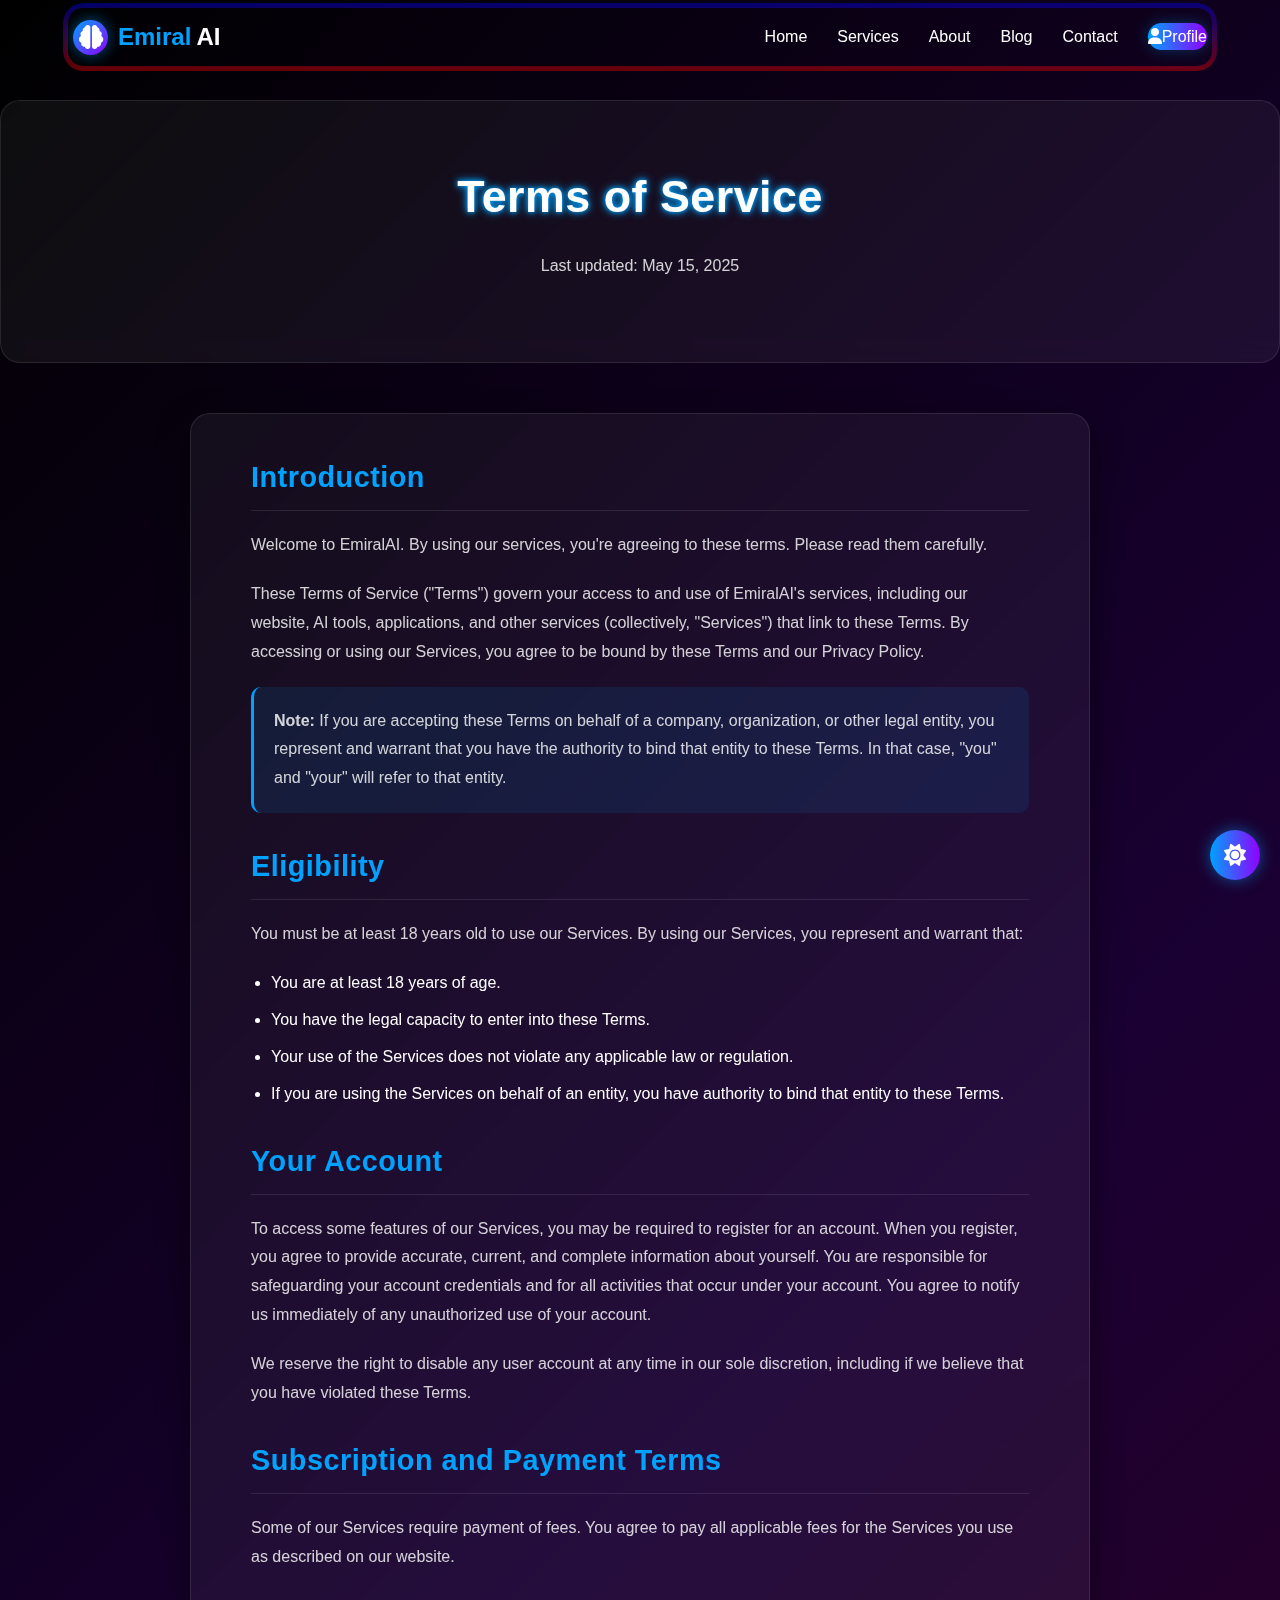
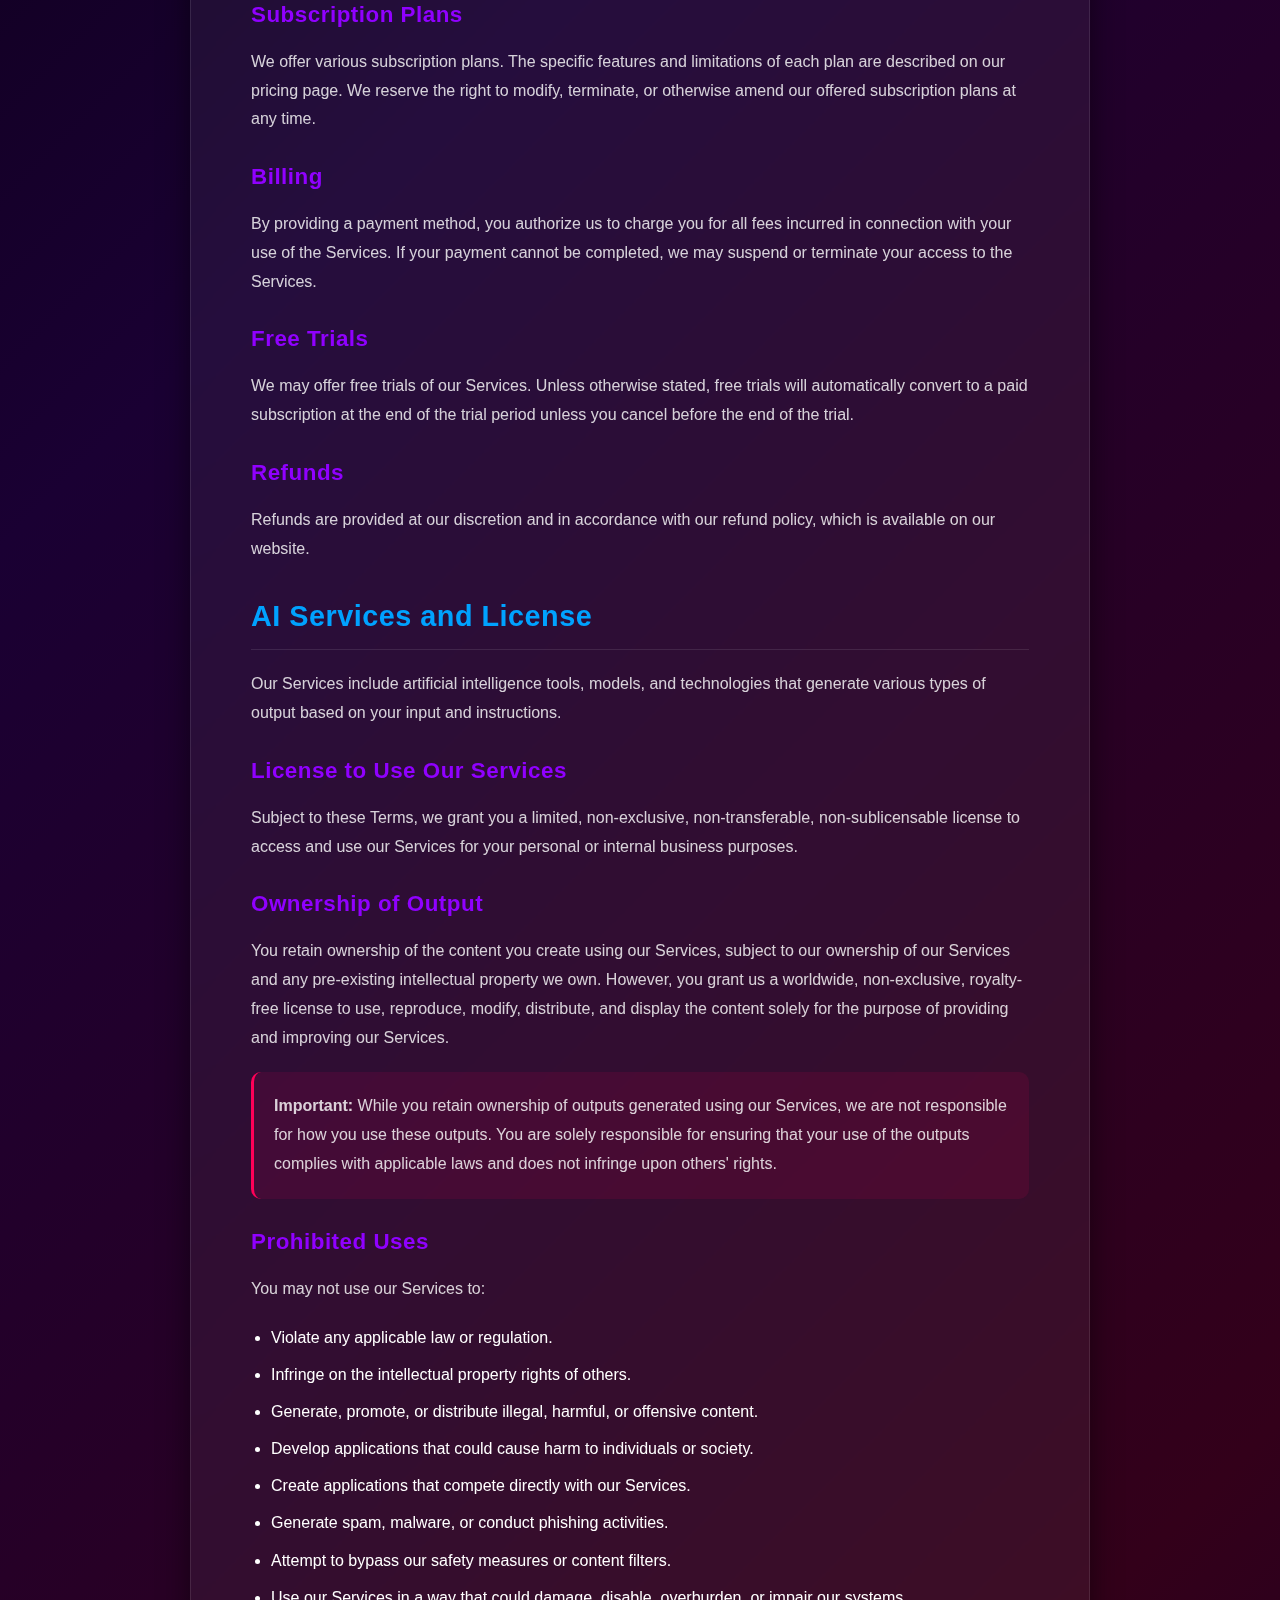
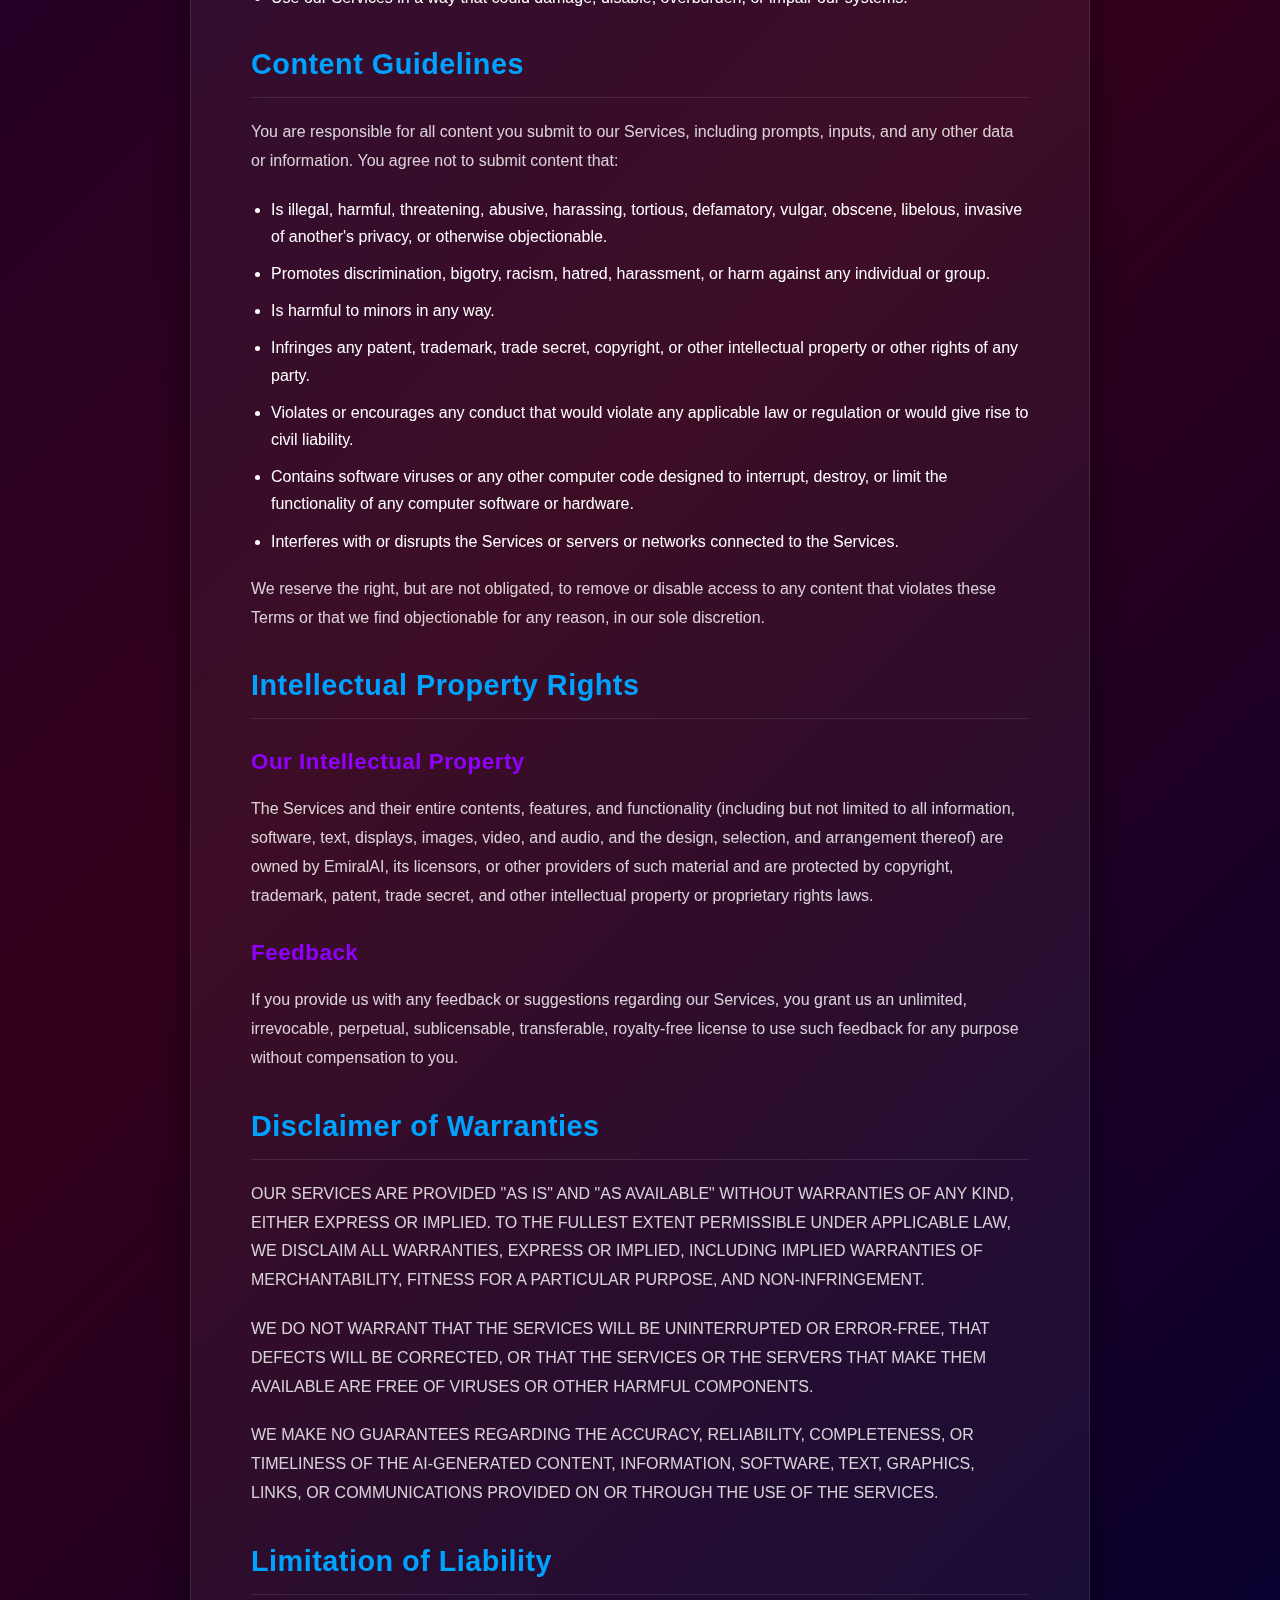
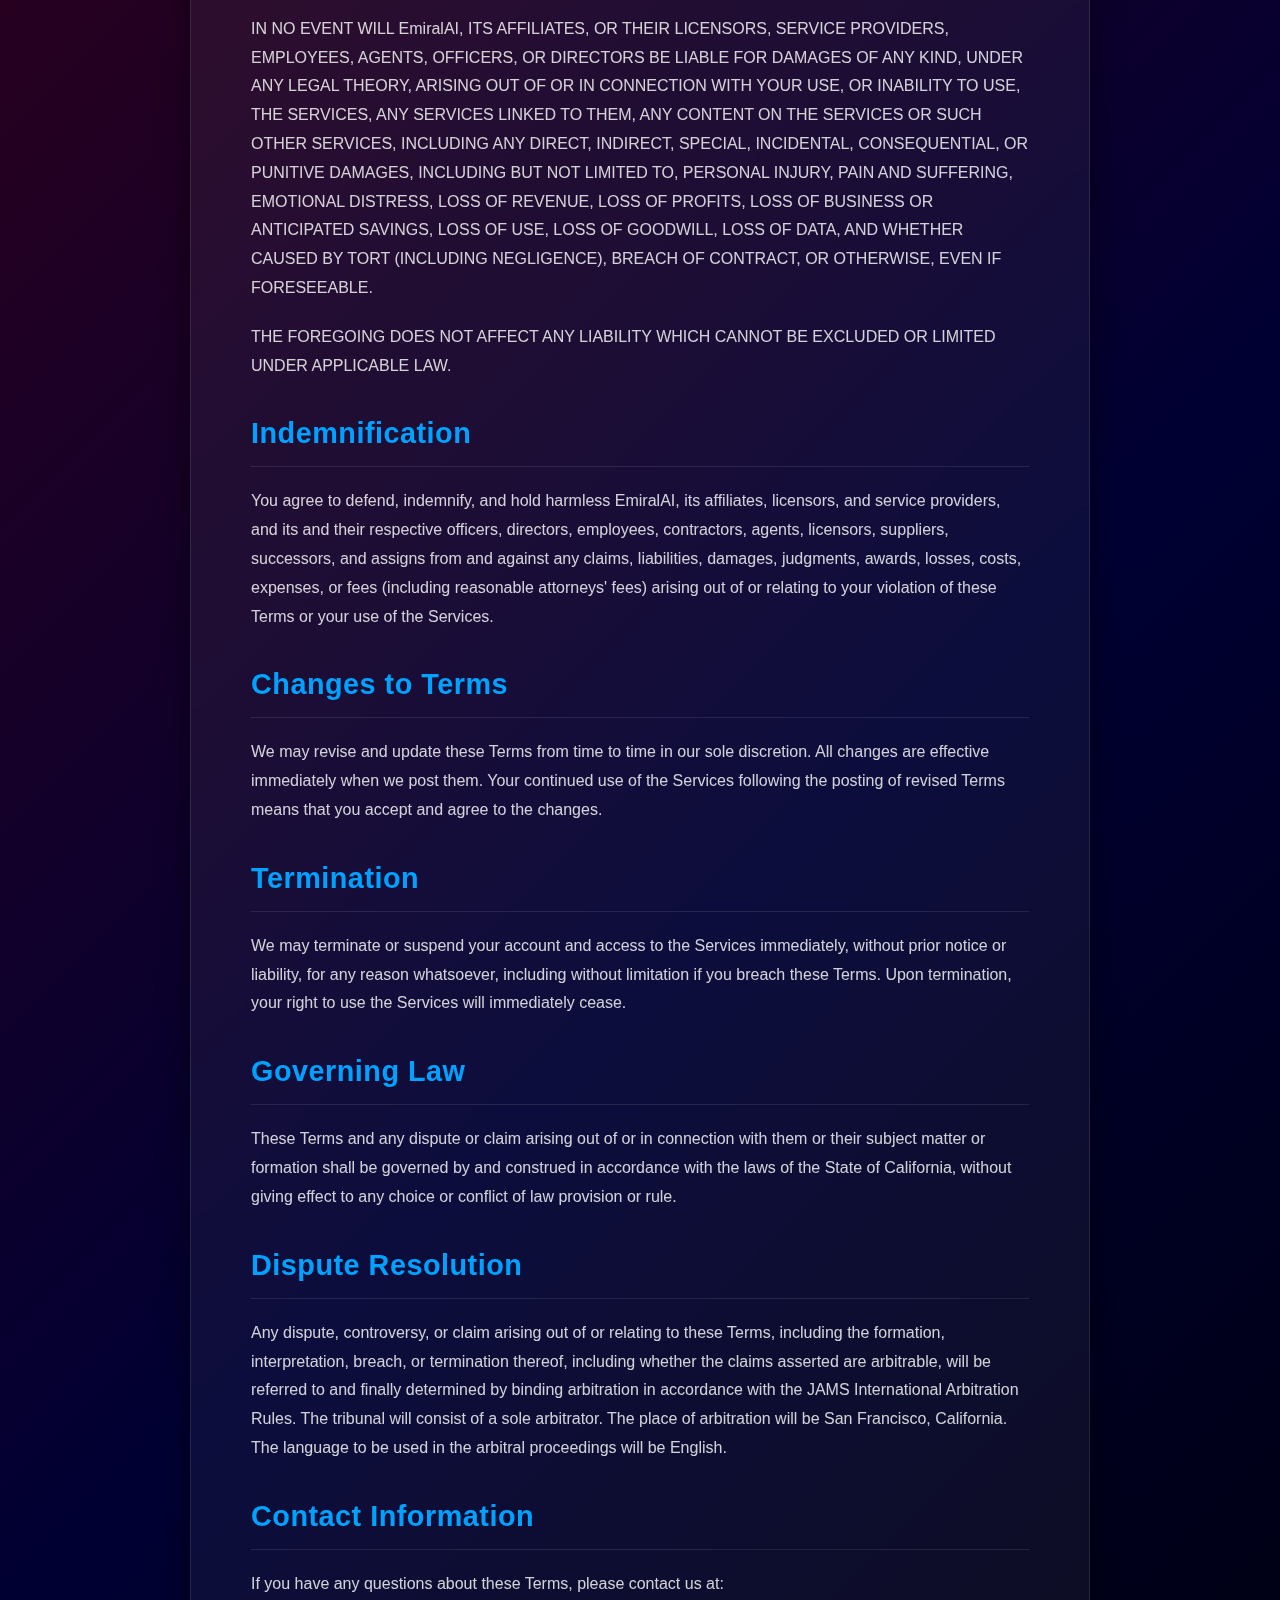
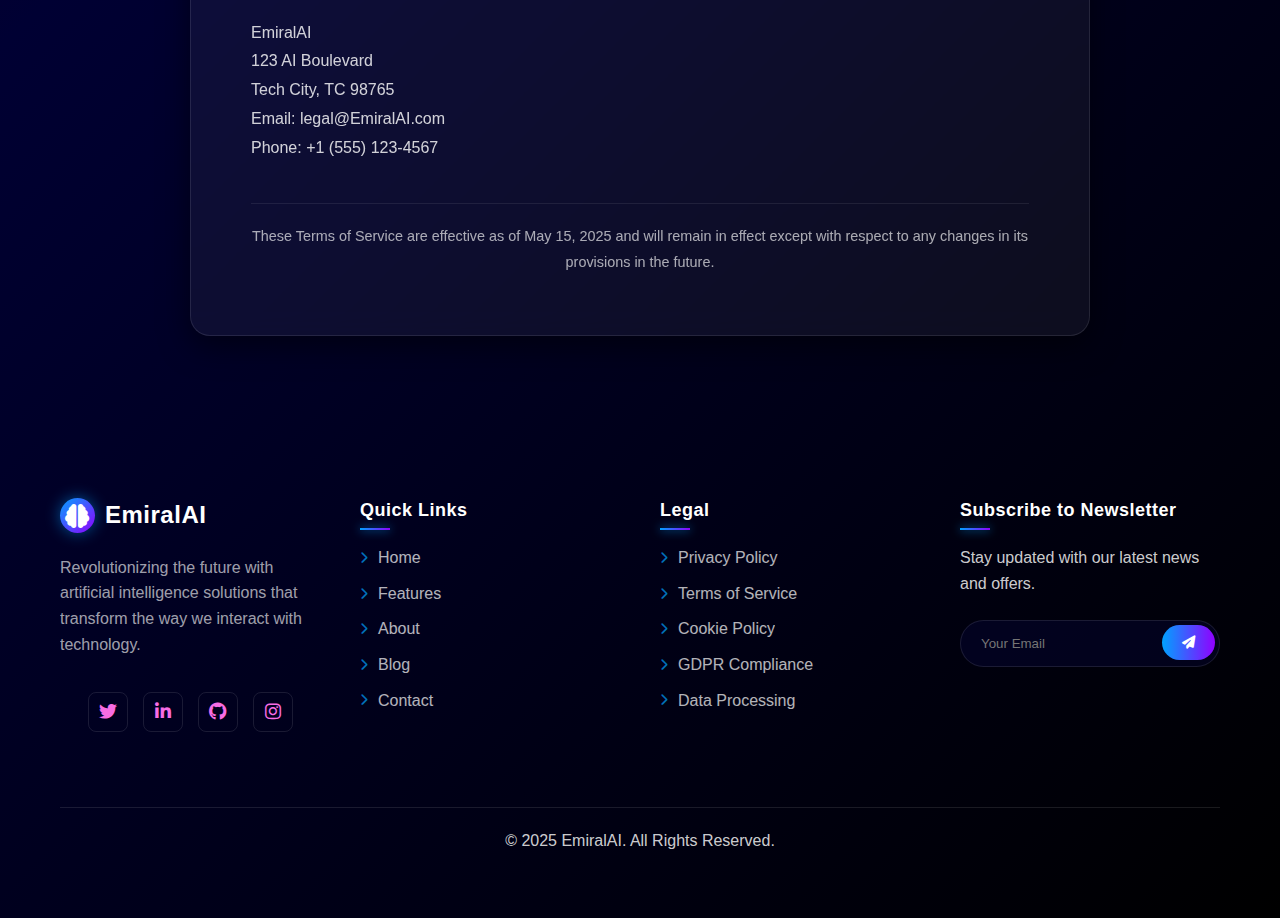
<file: terms.html>
<!DOCTYPE html>
<html lang="en" data-theme="dark">

<head>
    <meta charset="UTF-8">
    <meta name="viewport" content="width=device-width, initial-scale=1.0">
    <title>Terms of Service - EmiralAI</title>
    
    <!-- External Stylesheets -->
    <link rel="stylesheet" href="https://cdnjs.cloudflare.com/ajax/libs/font-awesome/6.4.0/css/all.min.css">

    <!-- Local Stylesheets -->
    <link rel="stylesheet" href="css/style.css">
    <link rel="stylesheet" href="css/terms.css">
    
    <!-- Favicon and App Icons -->
    <link rel="icon" href="favicons/favicon.ico">
    <link rel="icon" type="image/png" sizes="96x96" href="favicons/favicon-96x96.png">
    <link rel="icon" type="image/svg+xml" href="favicons/favicon.svg">
    <link rel="shortcut icon" href="favicons/favicon.ico">
    <link rel="apple-touch-icon" sizes="180x180" href="favicons/apple-touch-icon.png">
    <link rel="manifest" href="favicons/site.webmanifest">

</head>

<body>
    <!-- Header -->
    <header>
        <div class="container">
            <nav>
                <div class="logo">
                    <div class="logo-icon">
                        <i class="fas fa-brain"></i>
                    </div>
                    <span>Emiral</span>AI
                </div>
                <ul class="nav-links">
                    <li><a href="main.html">Home</a></li>
                    <li><a href="main.html#services">Services</a></li>
                    <li><a href="main.html#about">About</a></li>
                    <li><a href="blog.html">Blog</a></li>
                    <li><a href="main.html#contact">Contact</a></li>
                    <li><a href="user-profile.html" class="nav-btn active"><i class="fas fa-user"></i>Profile</a></li>
                </ul>
                <div class="hamburger">
                    <div class="line1"></div>
                    <div class="line2"></div>
                    <div class="line3"></div>
                </div>
            </nav>
        </div>
    </header>

    <!-- Terms of Service Header -->
    <section class="terms-header">
        <div class="container">
            <h1 class="glow-text">Terms of Service</h1>
            <p>Last updated: May 15, 2025</p>
        </div>
    </section>

    <!-- Terms of Service Content -->
    <section class="terms-content">
        <div class="container">
            <h2>Introduction</h2>
            <p>Welcome to EmiralAI. By using our services, you're agreeing to these terms. Please read them carefully.
            </p>
            <p>These Terms of Service ("Terms") govern your access to and use of EmiralAI's services, including our
                website, AI tools, applications, and other services (collectively, "Services") that link to these Terms.
                By accessing or using our Services, you agree to be bound by these Terms and our Privacy Policy.</p>

            <div class="note">
                <p><strong>Note:</strong> If you are accepting these Terms on behalf of a company, organization, or
                    other legal entity, you represent and warrant that you have the authority to bind that entity to
                    these Terms. In that case, "you" and "your" will refer to that entity.</p>
            </div>

            <h2>Eligibility</h2>
            <p>You must be at least 18 years old to use our Services. By using our Services, you represent and warrant
                that:</p>
            <ul>
                <li>You are at least 18 years of age.</li>
                <li>You have the legal capacity to enter into these Terms.</li>
                <li>Your use of the Services does not violate any applicable law or regulation.</li>
                <li>If you are using the Services on behalf of an entity, you have authority to bind that entity to
                    these Terms.</li>
            </ul>

            <h2>Your Account</h2>
            <p>To access some features of our Services, you may be required to register for an account. When you
                register, you agree to provide accurate, current, and complete information about yourself. You are
                responsible for safeguarding your account credentials and for all activities that occur under your
                account. You agree to notify us immediately of any unauthorized use of your account.</p>
            <p>We reserve the right to disable any user account at any time in our sole discretion, including if we
                believe that you have violated these Terms.</p>

            <h2>Subscription and Payment Terms</h2>
            <p>Some of our Services require payment of fees. You agree to pay all applicable fees for the Services you
                use as described on our website.</p>
            <h3>Subscription Plans</h3>
            <p>We offer various subscription plans. The specific features and limitations of each plan are described on
                our pricing page. We reserve the right to modify, terminate, or otherwise amend our offered subscription
                plans at any time.</p>
            <h3>Billing</h3>
            <p>By providing a payment method, you authorize us to charge you for all fees incurred in connection with
                your use of the Services. If your payment cannot be completed, we may suspend or terminate your access
                to the Services.</p>
            <h3>Free Trials</h3>
            <p>We may offer free trials of our Services. Unless otherwise stated, free trials will automatically convert
                to a paid subscription at the end of the trial period unless you cancel before the end of the trial.</p>
            <h3>Refunds</h3>
            <p>Refunds are provided at our discretion and in accordance with our refund policy, which is available on
                our website.</p>

            <h2>AI Services and License</h2>
            <p>Our Services include artificial intelligence tools, models, and technologies that generate various types
                of output based on your input and instructions.</p>
            <h3>License to Use Our Services</h3>
            <p>Subject to these Terms, we grant you a limited, non-exclusive, non-transferable, non-sublicensable
                license to access and use our Services for your personal or internal business purposes.</p>
            <h3>Ownership of Output</h3>
            <p>You retain ownership of the content you create using our Services, subject to our ownership of our
                Services and any pre-existing intellectual property we own. However, you grant us a worldwide,
                non-exclusive, royalty-free license to use, reproduce, modify, distribute, and display the content
                solely for the purpose of providing and improving our Services.</p>

            <div class="warning">
                <p><strong>Important:</strong> While you retain ownership of outputs generated using our Services, we
                    are not responsible for how you use these outputs. You are solely responsible for ensuring that your
                    use of the outputs complies with applicable laws and does not infringe upon others' rights.</p>
            </div>

            <h3>Prohibited Uses</h3>
            <p>You may not use our Services to:</p>
            <ul>
                <li>Violate any applicable law or regulation.</li>
                <li>Infringe on the intellectual property rights of others.</li>
                <li>Generate, promote, or distribute illegal, harmful, or offensive content.</li>
                <li>Develop applications that could cause harm to individuals or society.</li>
                <li>Create applications that compete directly with our Services.</li>
                <li>Generate spam, malware, or conduct phishing activities.</li>
                <li>Attempt to bypass our safety measures or content filters.</li>
                <li>Use our Services in a way that could damage, disable, overburden, or impair our systems.</li>
            </ul>

            <h2>Content Guidelines</h2>
            <p>You are responsible for all content you submit to our Services, including prompts, inputs, and any other
                data or information. You agree not to submit content that:</p>
            <ul>
                <li>Is illegal, harmful, threatening, abusive, harassing, tortious, defamatory, vulgar, obscene,
                    libelous, invasive of another's privacy, or otherwise objectionable.</li>
                <li>Promotes discrimination, bigotry, racism, hatred, harassment, or harm against any individual or
                    group.</li>
                <li>Is harmful to minors in any way.</li>
                <li>Infringes any patent, trademark, trade secret, copyright, or other intellectual property or other
                    rights of any party.</li>
                <li>Violates or encourages any conduct that would violate any applicable law or regulation or would give
                    rise to civil liability.</li>
                <li>Contains software viruses or any other computer code designed to interrupt, destroy, or limit the
                    functionality of any computer software or hardware.</li>
                <li>Interferes with or disrupts the Services or servers or networks connected to the Services.</li>
            </ul>
            <p>We reserve the right, but are not obligated, to remove or disable access to any content that violates
                these Terms or that we find objectionable for any reason, in our sole discretion.</p>

            <h2>Intellectual Property Rights</h2>
            <h3>Our Intellectual Property</h3>
            <p>The Services and their entire contents, features, and functionality (including but not limited to all
                information, software, text, displays, images, video, and audio, and the design, selection, and
                arrangement thereof) are owned by EmiralAI, its licensors, or other providers of such material and are
                protected by copyright, trademark, patent, trade secret, and other intellectual property or proprietary
                rights laws.</p>
            <h3>Feedback</h3>
            <p>If you provide us with any feedback or suggestions regarding our Services, you grant us an unlimited,
                irrevocable, perpetual, sublicensable, transferable, royalty-free license to use such feedback for any
                purpose without compensation to you.</p>

            <h2>Disclaimer of Warranties</h2>
            <p>OUR SERVICES ARE PROVIDED "AS IS" AND "AS AVAILABLE" WITHOUT WARRANTIES OF ANY KIND, EITHER EXPRESS OR
                IMPLIED. TO THE FULLEST EXTENT PERMISSIBLE UNDER APPLICABLE LAW, WE DISCLAIM ALL WARRANTIES, EXPRESS OR
                IMPLIED, INCLUDING IMPLIED WARRANTIES OF MERCHANTABILITY, FITNESS FOR A PARTICULAR PURPOSE, AND
                NON-INFRINGEMENT.</p>
            <p>WE DO NOT WARRANT THAT THE SERVICES WILL BE UNINTERRUPTED OR ERROR-FREE, THAT DEFECTS WILL BE CORRECTED,
                OR THAT THE SERVICES OR THE SERVERS THAT MAKE THEM AVAILABLE ARE FREE OF VIRUSES OR OTHER HARMFUL
                COMPONENTS.</p>
            <p>WE MAKE NO GUARANTEES REGARDING THE ACCURACY, RELIABILITY, COMPLETENESS, OR TIMELINESS OF THE
                AI-GENERATED CONTENT, INFORMATION, SOFTWARE, TEXT, GRAPHICS, LINKS, OR COMMUNICATIONS PROVIDED ON OR
                THROUGH THE USE OF THE SERVICES.</p>

            <h2>Limitation of Liability</h2>
            <p>IN NO EVENT WILL EmiralAI, ITS AFFILIATES, OR THEIR LICENSORS, SERVICE PROVIDERS, EMPLOYEES, AGENTS,
                OFFICERS, OR DIRECTORS BE LIABLE FOR DAMAGES OF ANY KIND, UNDER ANY LEGAL THEORY, ARISING OUT OF OR IN
                CONNECTION WITH YOUR USE, OR INABILITY TO USE, THE SERVICES, ANY SERVICES LINKED TO THEM, ANY CONTENT ON
                THE SERVICES OR SUCH OTHER SERVICES, INCLUDING ANY DIRECT, INDIRECT, SPECIAL, INCIDENTAL, CONSEQUENTIAL,
                OR PUNITIVE DAMAGES, INCLUDING BUT NOT LIMITED TO, PERSONAL INJURY, PAIN AND SUFFERING, EMOTIONAL
                DISTRESS, LOSS OF REVENUE, LOSS OF PROFITS, LOSS OF BUSINESS OR ANTICIPATED SAVINGS, LOSS OF USE, LOSS
                OF GOODWILL, LOSS OF DATA, AND WHETHER CAUSED BY TORT (INCLUDING NEGLIGENCE), BREACH OF CONTRACT, OR
                OTHERWISE, EVEN IF FORESEEABLE.</p>
            <p>THE FOREGOING DOES NOT AFFECT ANY LIABILITY WHICH CANNOT BE EXCLUDED OR LIMITED UNDER APPLICABLE LAW.</p>

            <h2>Indemnification</h2>
            <p>You agree to defend, indemnify, and hold harmless EmiralAI, its affiliates, licensors, and service
                providers, and its and their respective officers, directors, employees, contractors, agents, licensors,
                suppliers, successors, and assigns from and against any claims, liabilities, damages, judgments, awards,
                losses, costs, expenses, or fees (including reasonable attorneys' fees) arising out of or relating to
                your violation of these Terms or your use of the Services.</p>

            <h2>Changes to Terms</h2>
            <p>We may revise and update these Terms from time to time in our sole discretion. All changes are effective
                immediately when we post them. Your continued use of the Services following the posting of revised Terms
                means that you accept and agree to the changes.</p>

            <h2>Termination</h2>
            <p>We may terminate or suspend your account and access to the Services immediately, without prior notice or
                liability, for any reason whatsoever, including without limitation if you breach these Terms. Upon
                termination, your right to use the Services will immediately cease.</p>

            <h2>Governing Law</h2>
            <p>These Terms and any dispute or claim arising out of or in connection with them or their subject matter or
                formation shall be governed by and construed in accordance with the laws of the State of California,
                without giving effect to any choice or conflict of law provision or rule.</p>

            <h2>Dispute Resolution</h2>
            <p>Any dispute, controversy, or claim arising out of or relating to these Terms, including the formation,
                interpretation, breach, or termination thereof, including whether the claims asserted are arbitrable,
                will be referred to and finally determined by binding arbitration in accordance with the JAMS
                International Arbitration Rules. The tribunal will consist of a sole arbitrator. The place of
                arbitration will be San Francisco, California. The language to be used in the arbitral proceedings will
                be English.</p>

            <h2>Contact Information</h2>
            <p>If you have any questions about these Terms, please contact us at:</p>
            <p>
                EmiralAI<br>
                123 AI Boulevard<br>
                Tech City, TC 98765<br>
                Email: legal@EmiralAI.com<br>
                Phone: +1 (555) 123-4567
            </p>

            <div class="terms-meta">
                <p>These Terms of Service are effective as of May 15, 2025 and will remain in effect except with respect
                    to any changes in its provisions in the future.</p>
            </div>
        </div>
    </section>

    <!-- Footer -->
    <footer class="footer">
        <div class="container">
            <div class="footer-content">
                <div class="footer-logo">
                    <h3>
                        <div class="logo-icon">
                            <i class="fas fa-brain"></i>
                        </div>
                        <span>Emiral</span>AI
                    </h3>
                    <p>Revolutionizing the future with artificial intelligence solutions that transform the way we
                        interact with technology.</p>
                    <div class="social-icons">
                        <a href="#"><i class="fab fa-twitter"></i></a>
                        <a href="#"><i class="fab fa-linkedin-in"></i></a>
                        <a href="#"><i class="fab fa-github"></i></a>
                        <a href="#"><i class="fab fa-instagram"></i></a>
                    </div>
                </div>
                <div class="footer-links">
                    <h4>Quick Links</h4>
                    <ul>
                        <li><a href="main.html"><i class="fas fa-chevron-right"></i>Home</a></li>
                        <li><a href="main.html#features"><i class="fas fa-chevron-right"></i>Features</a></li>
                        <li><a href="main.html#about"><i class="fas fa-chevron-right"></i>About</a></li>
                        <li><a href="blog.html"><i class="fas fa-chevron-right"></i>Blog</a></li>
                        <li><a href="main.html#contact"><i class="fas fa-chevron-right"></i>Contact</a></li>
                    </ul>
                </div>
                <div class="footer-links">
                    <h4>Legal</h4>
                    <ul>
                        <li><a href="privacy-policy.html"><i class="fas fa-chevron-right"></i>Privacy Policy</a></li>
                        <li><a href="terms.html"><i class="fas fa-chevron-right"></i>Terms of Service</a></li>
                        <li><a href="#"><i class="fas fa-chevron-right"></i>Cookie Policy</a></li>
                        <li><a href="#"><i class="fas fa-chevron-right"></i>GDPR Compliance</a></li>
                        <li><a href="#"><i class="fas fa-chevron-right"></i>Data Processing</a></li>
                    </ul>
                </div>
                <div class="footer-newsletter">
                    <h4>Subscribe to Newsletter</h4>
                    <p>Stay updated with our latest news and offers.</p>
                    <form class="newsletter-form">
                        <input type="email" class="newsletter-input" placeholder="Your Email">
                        <button type="submit" class="newsletter-btn">
                            <i class="fas fa-paper-plane"></i>
                        </button>
                    </form>
                </div>
            </div>
            <div class="copyright">
                <p>&copy; 2025 EmiralAI. All Rights Reserved.</p>
            </div>
        </div>
    </footer>

    <!-- Theme Toggle -->
    <div id="theme-toggle" class="theme-toggle" aria-label="dark&light">
        <i class="fas fa-sun"></i>
    </div>

    <!-- scripts -->
    <script src="js/customize.js"></script>
</body>

</html>
</file>
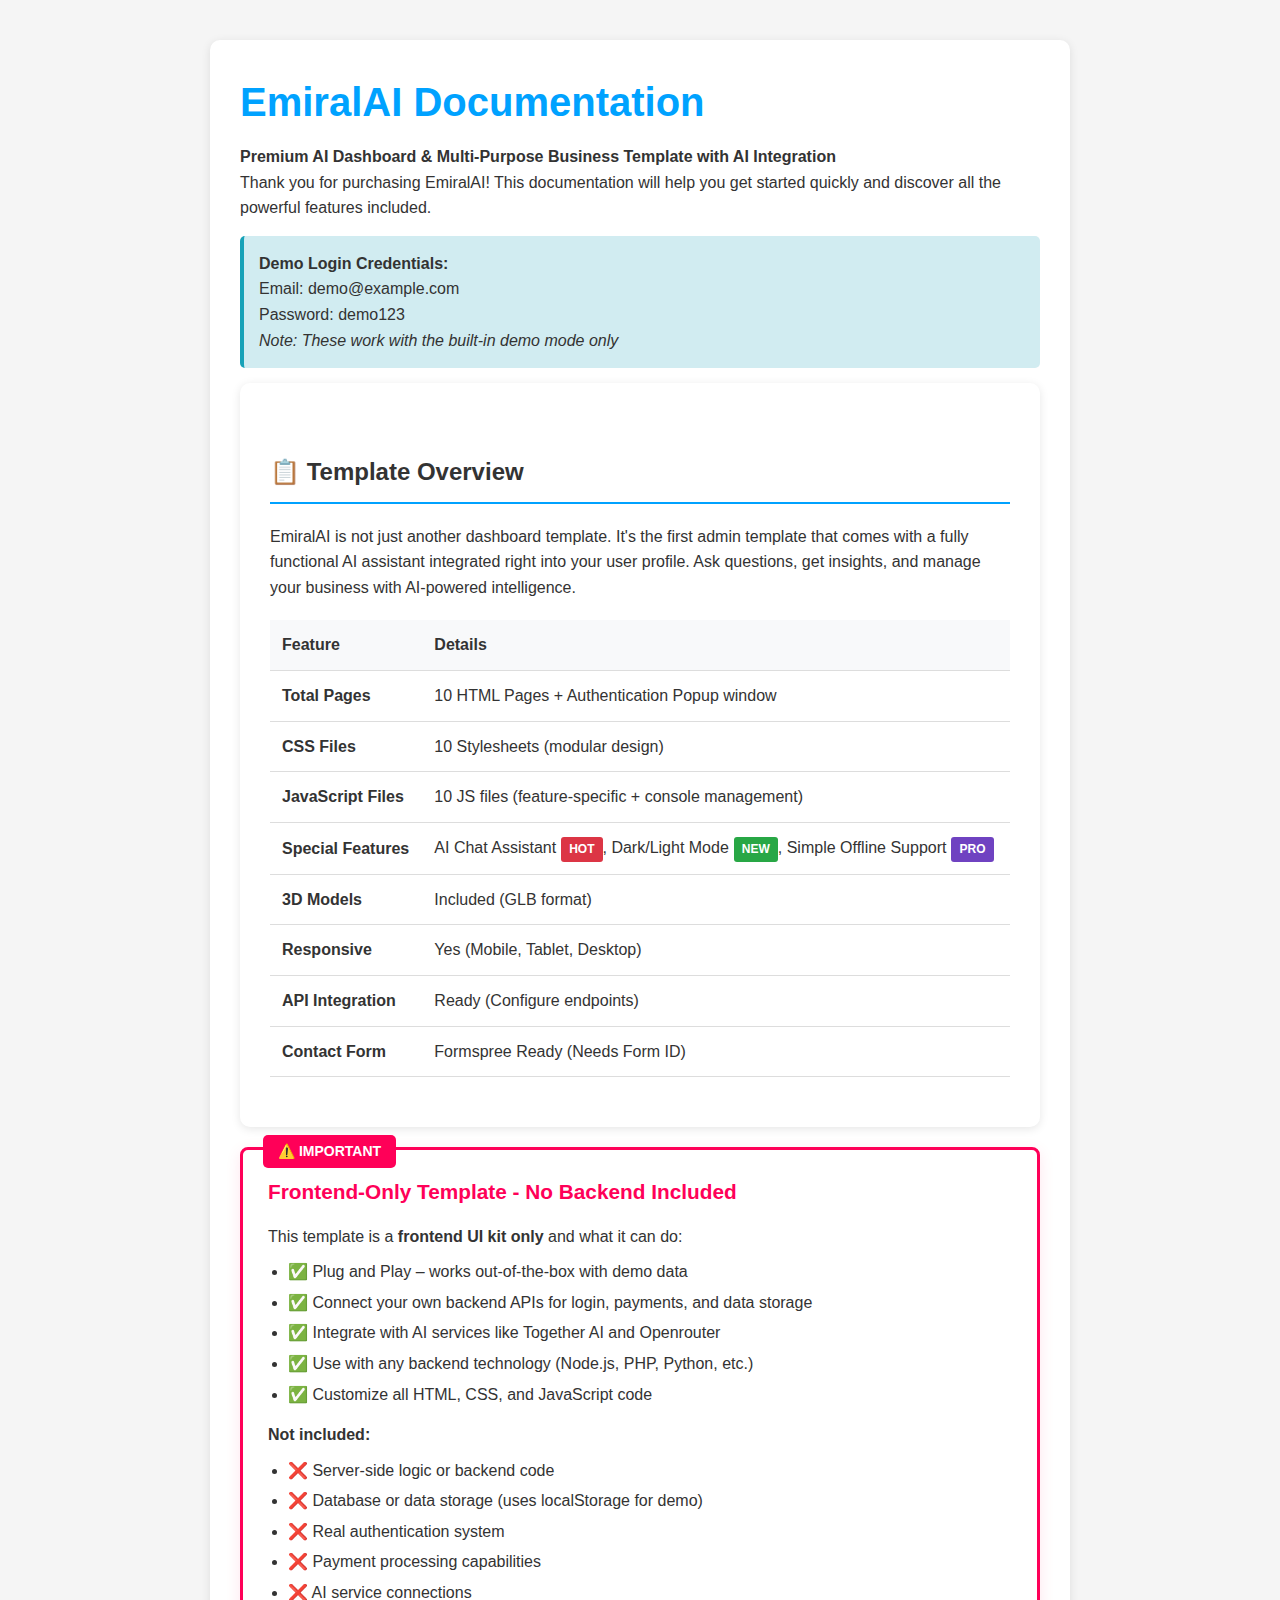
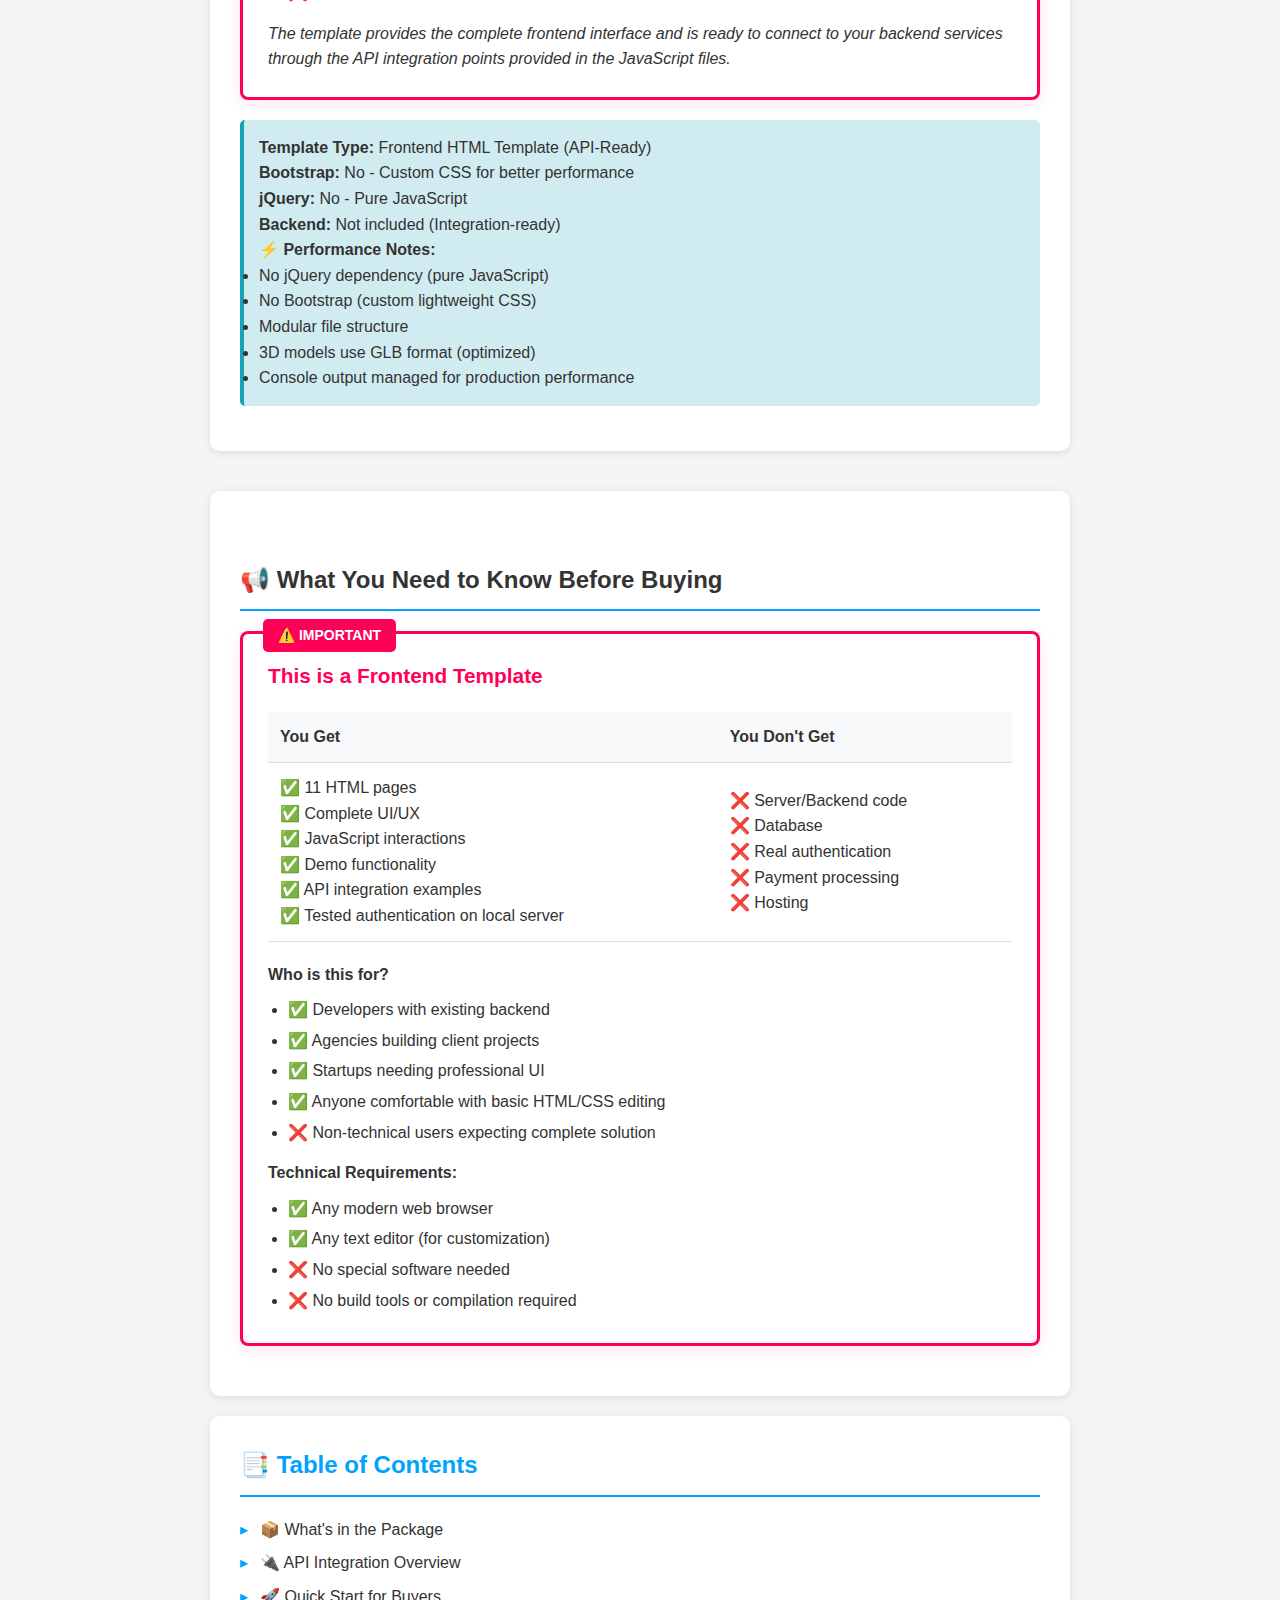
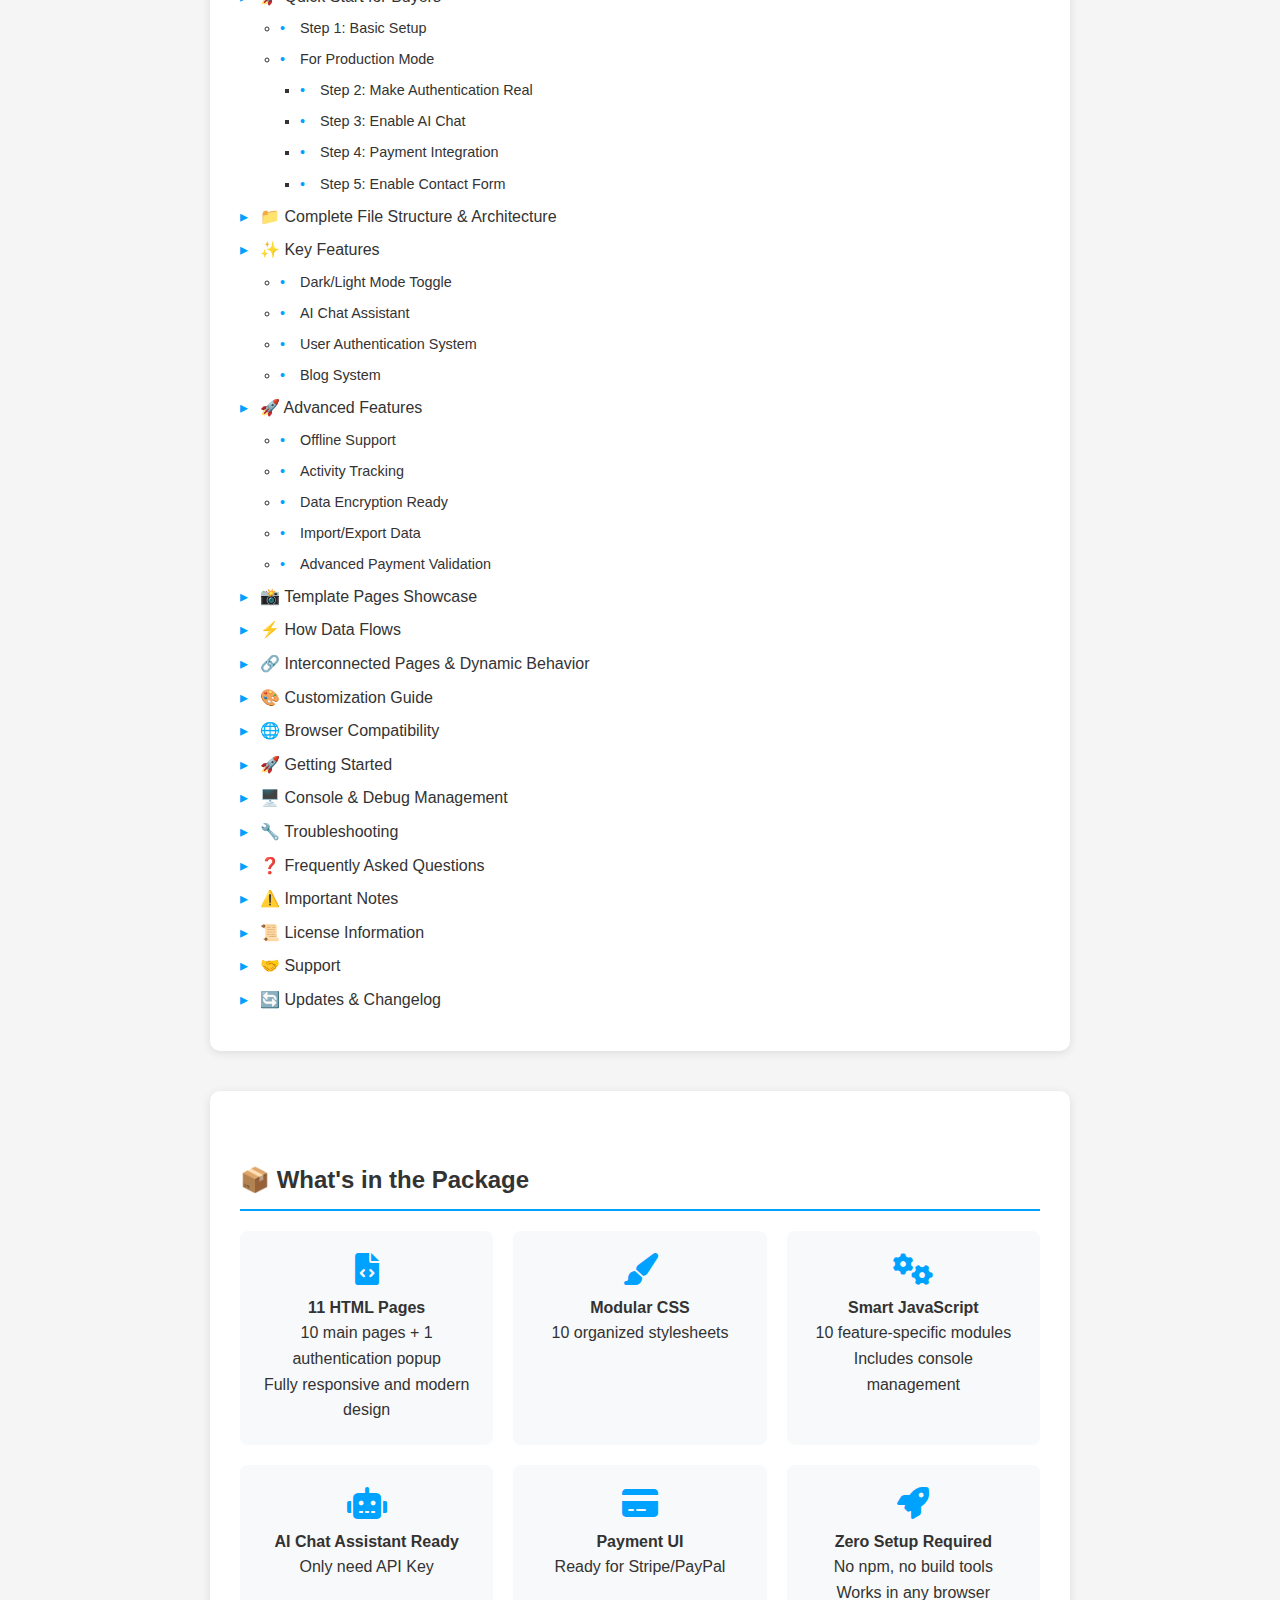
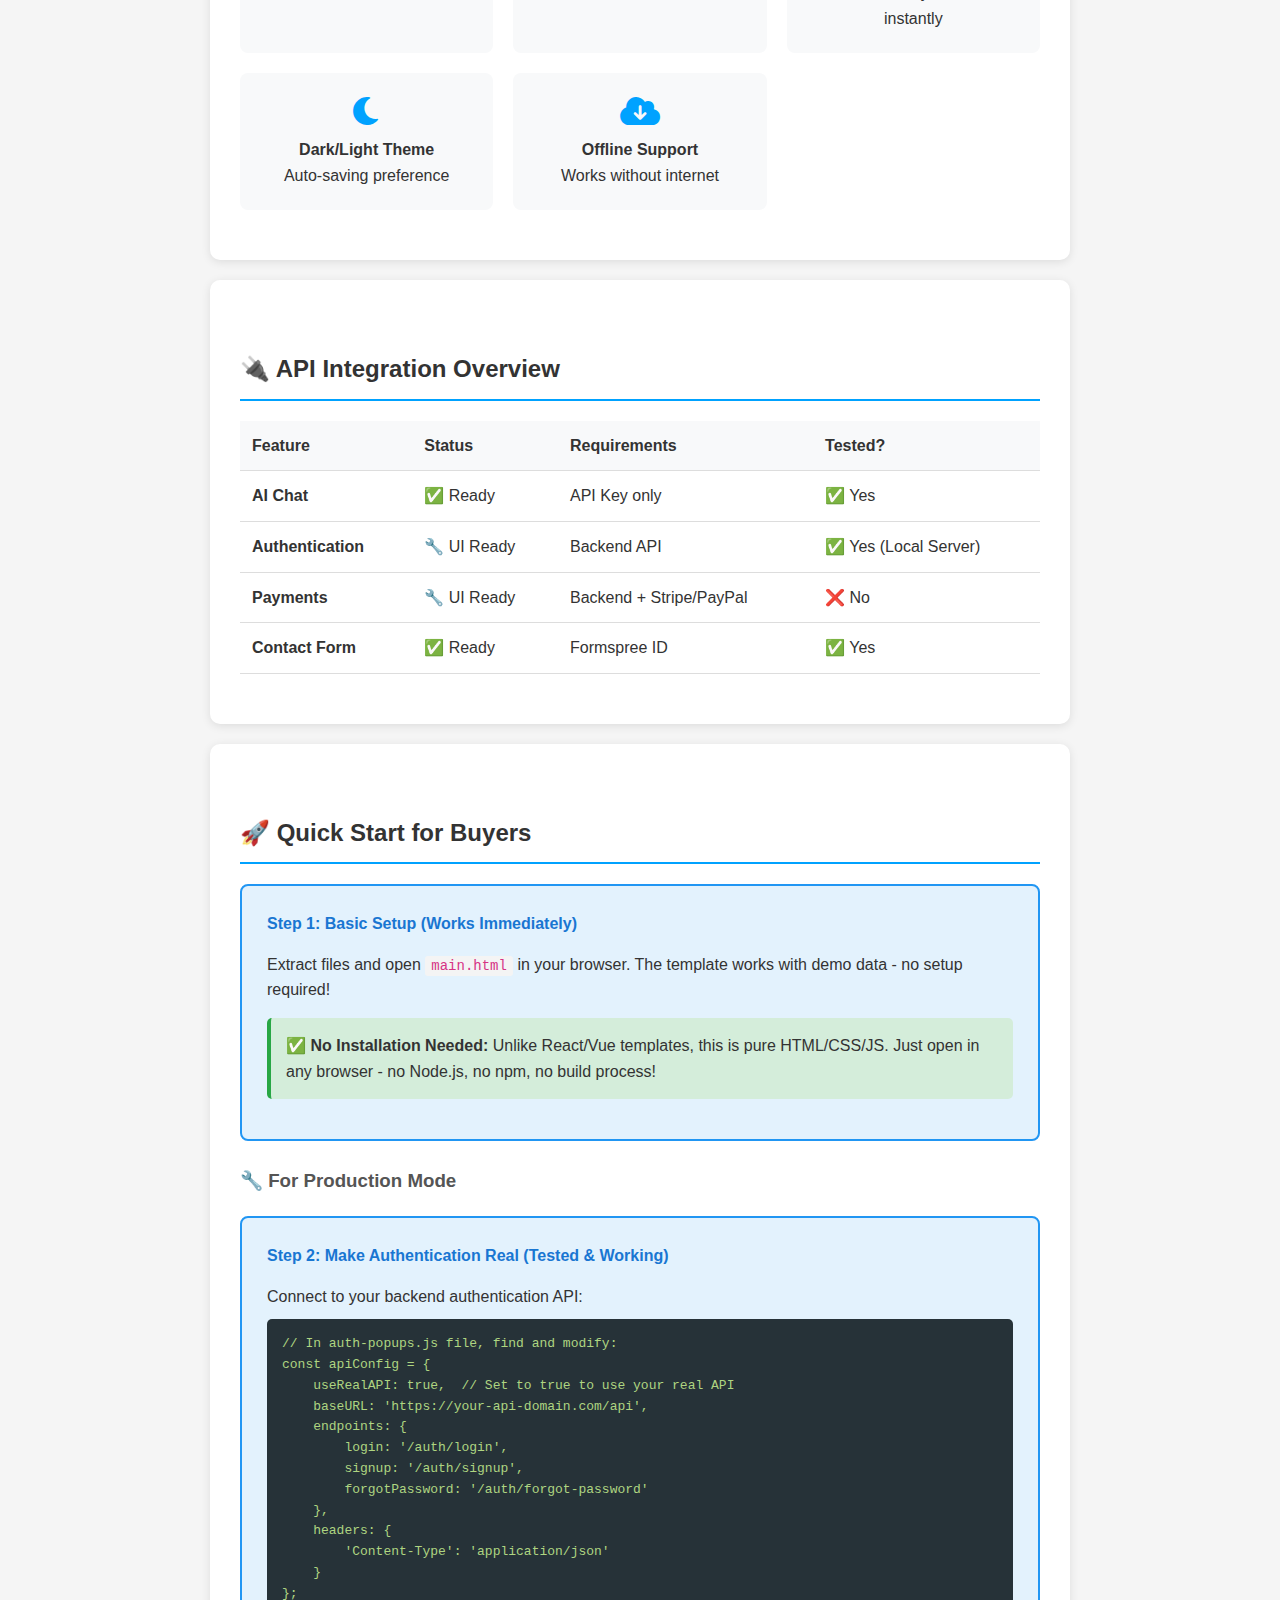
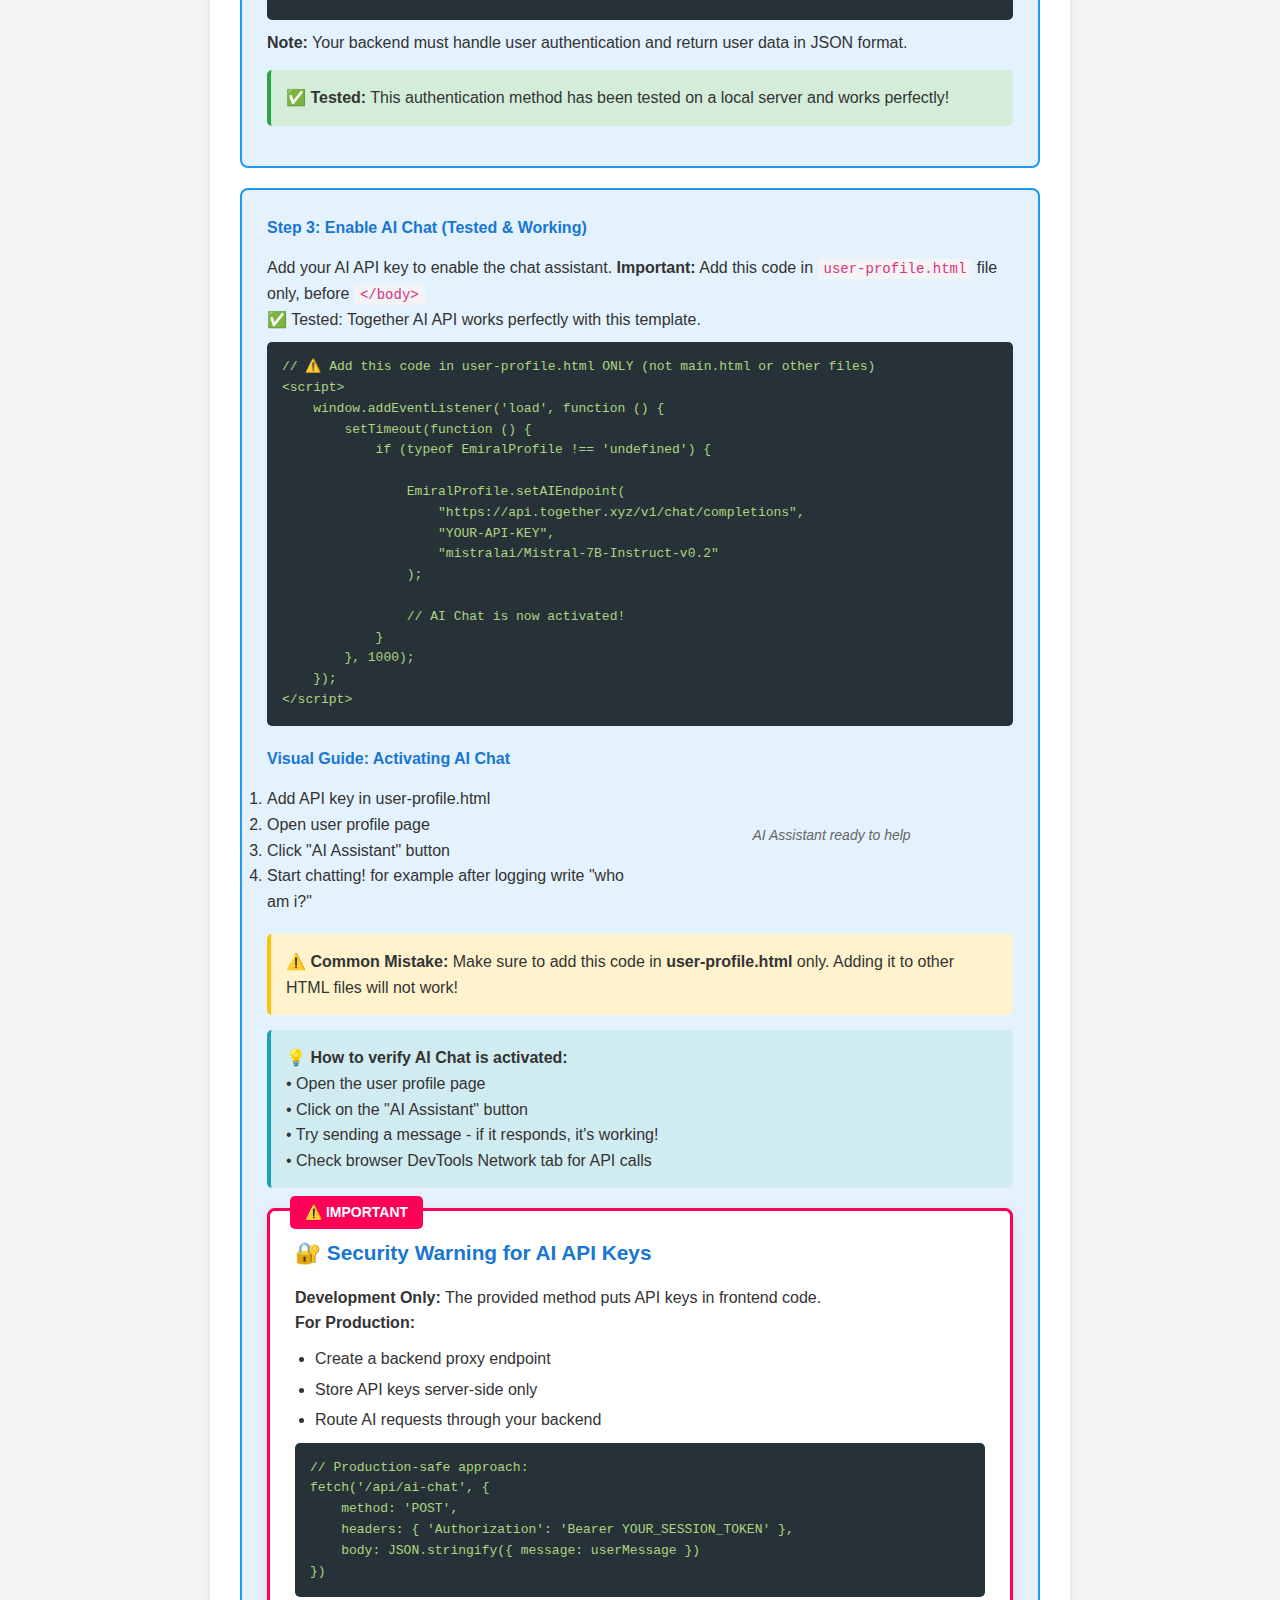
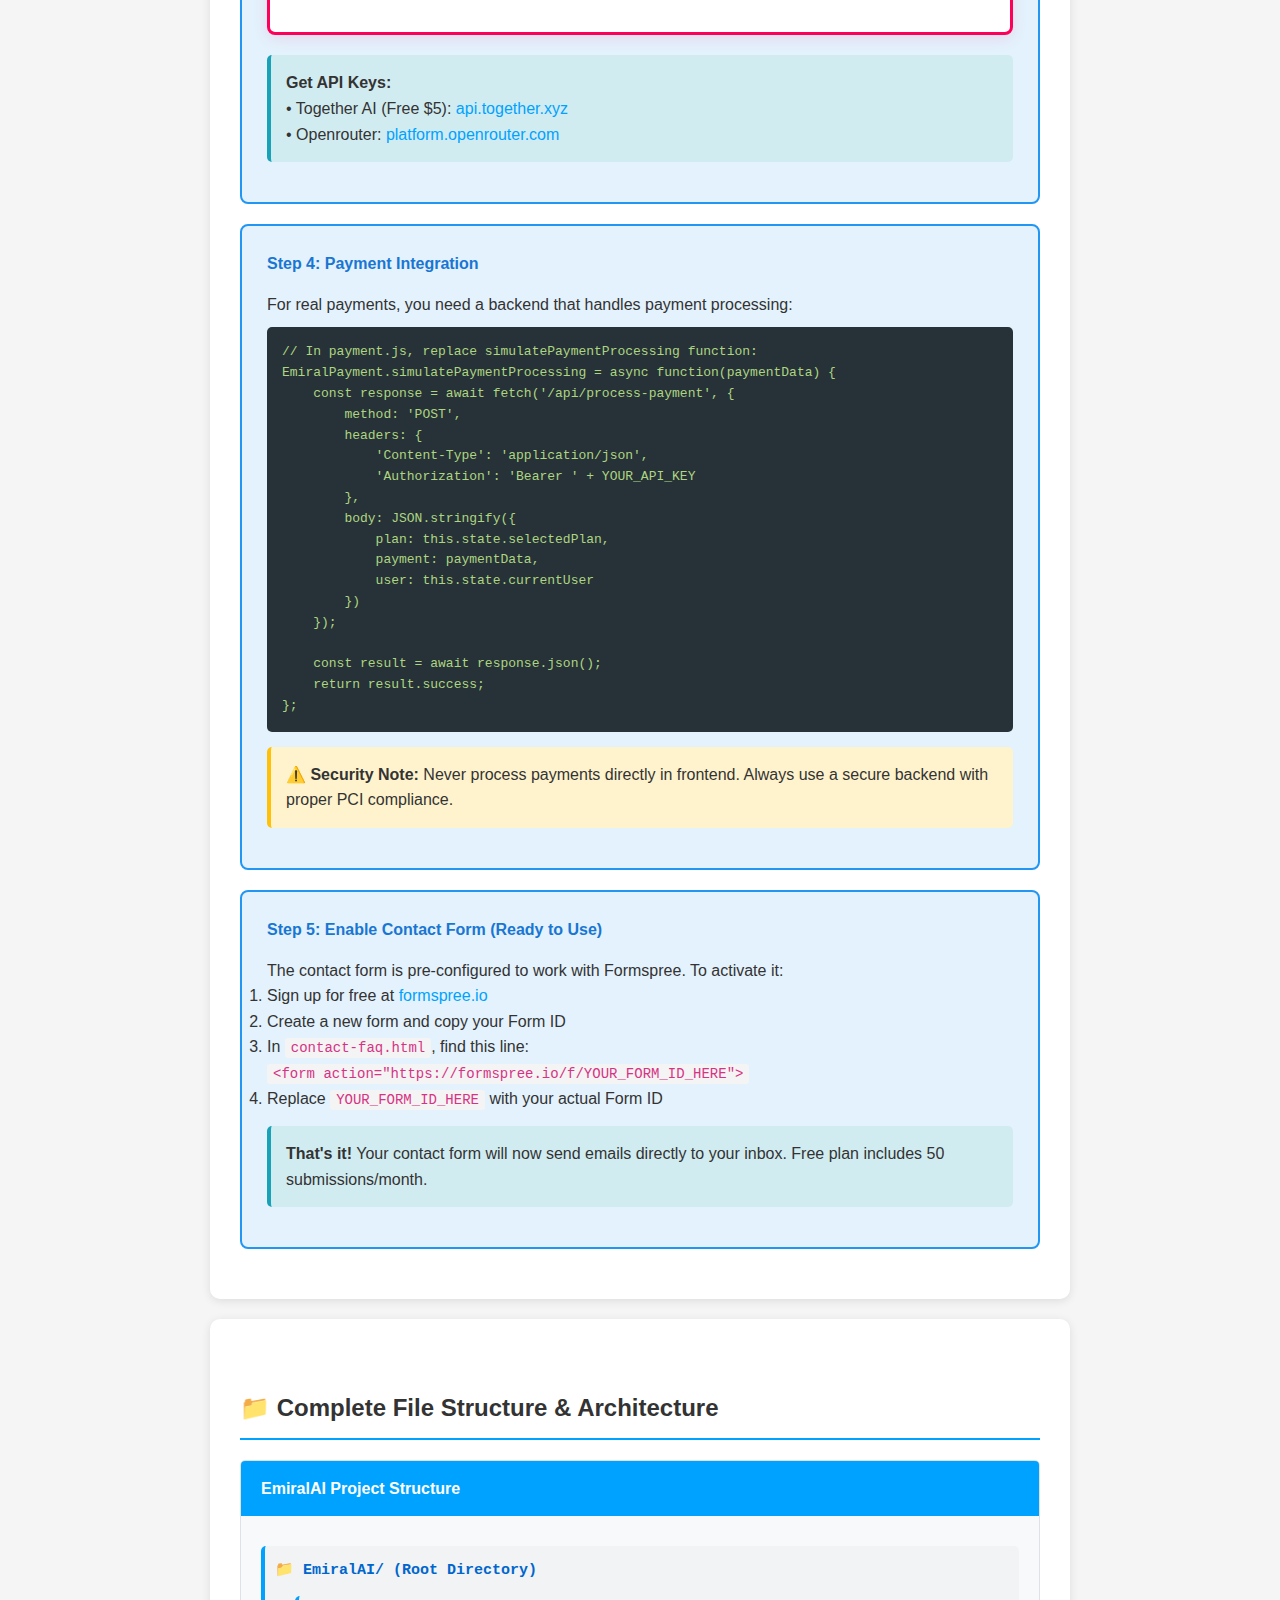
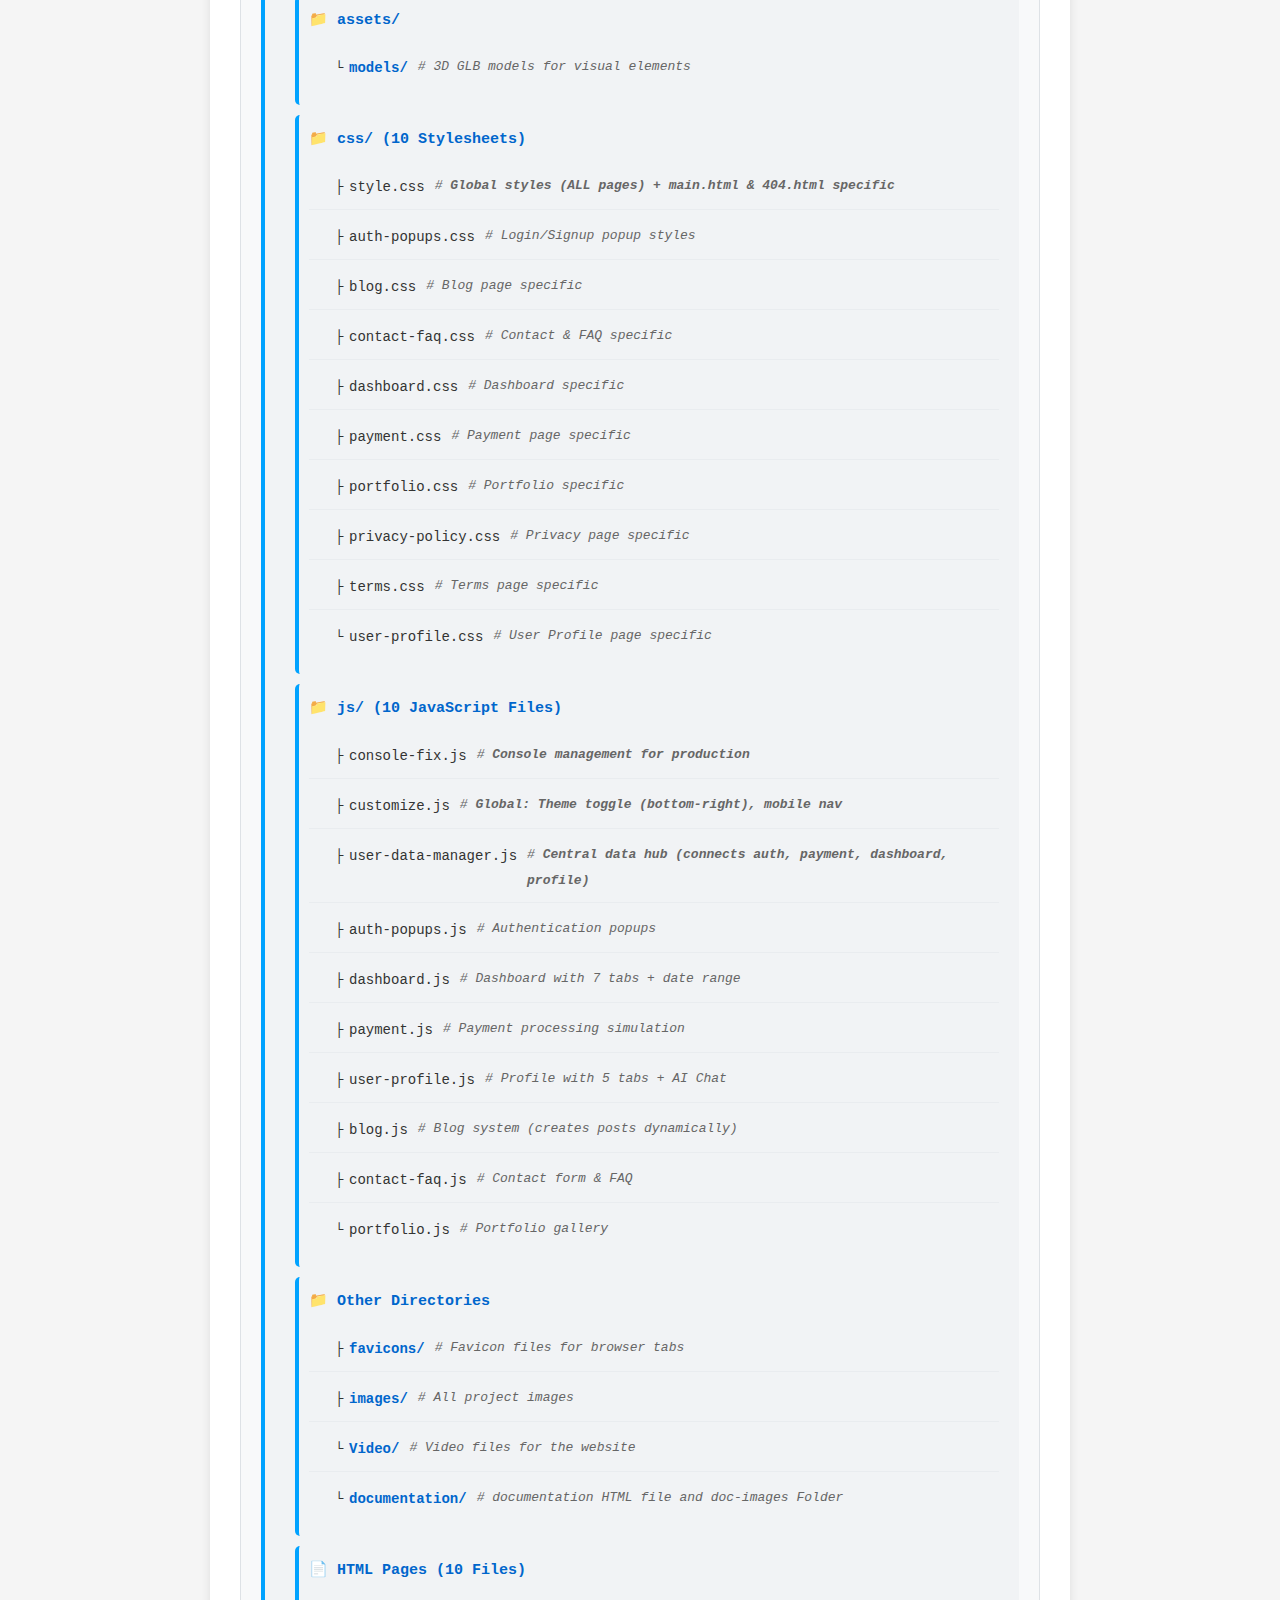
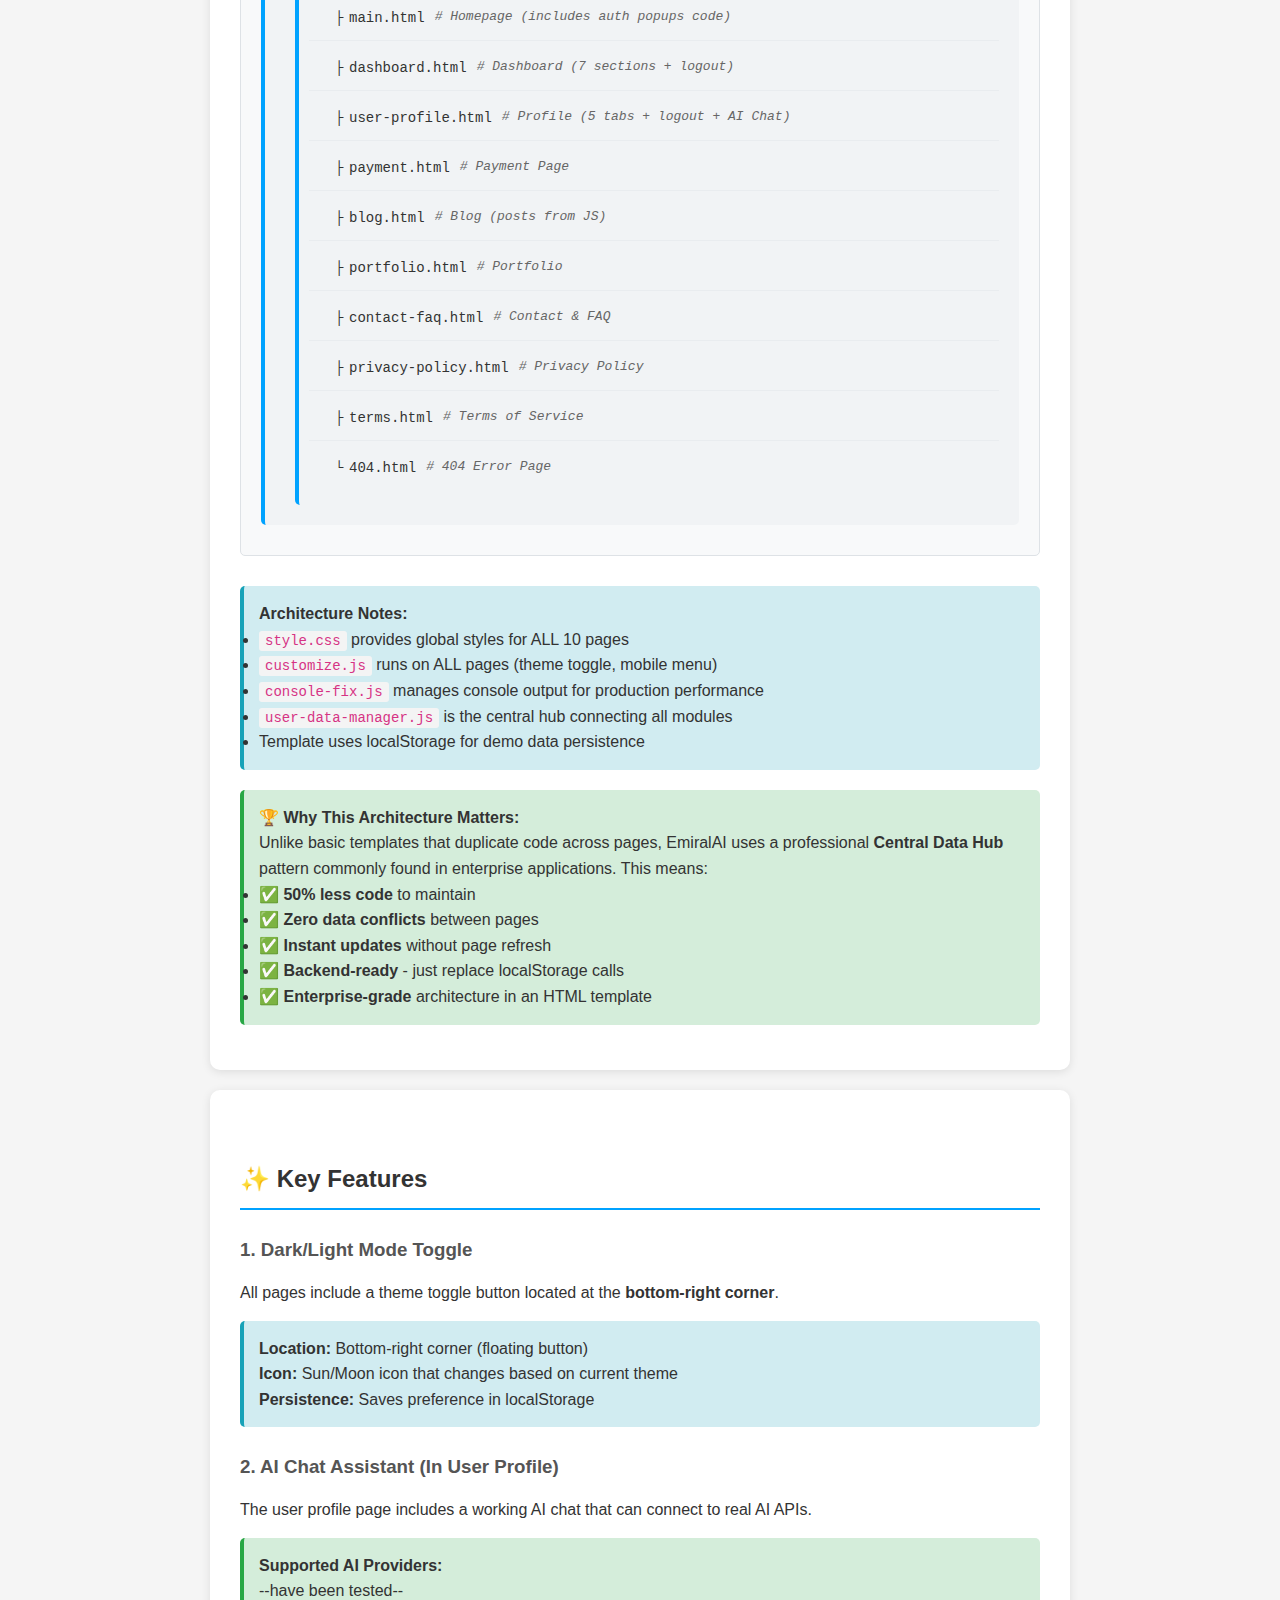
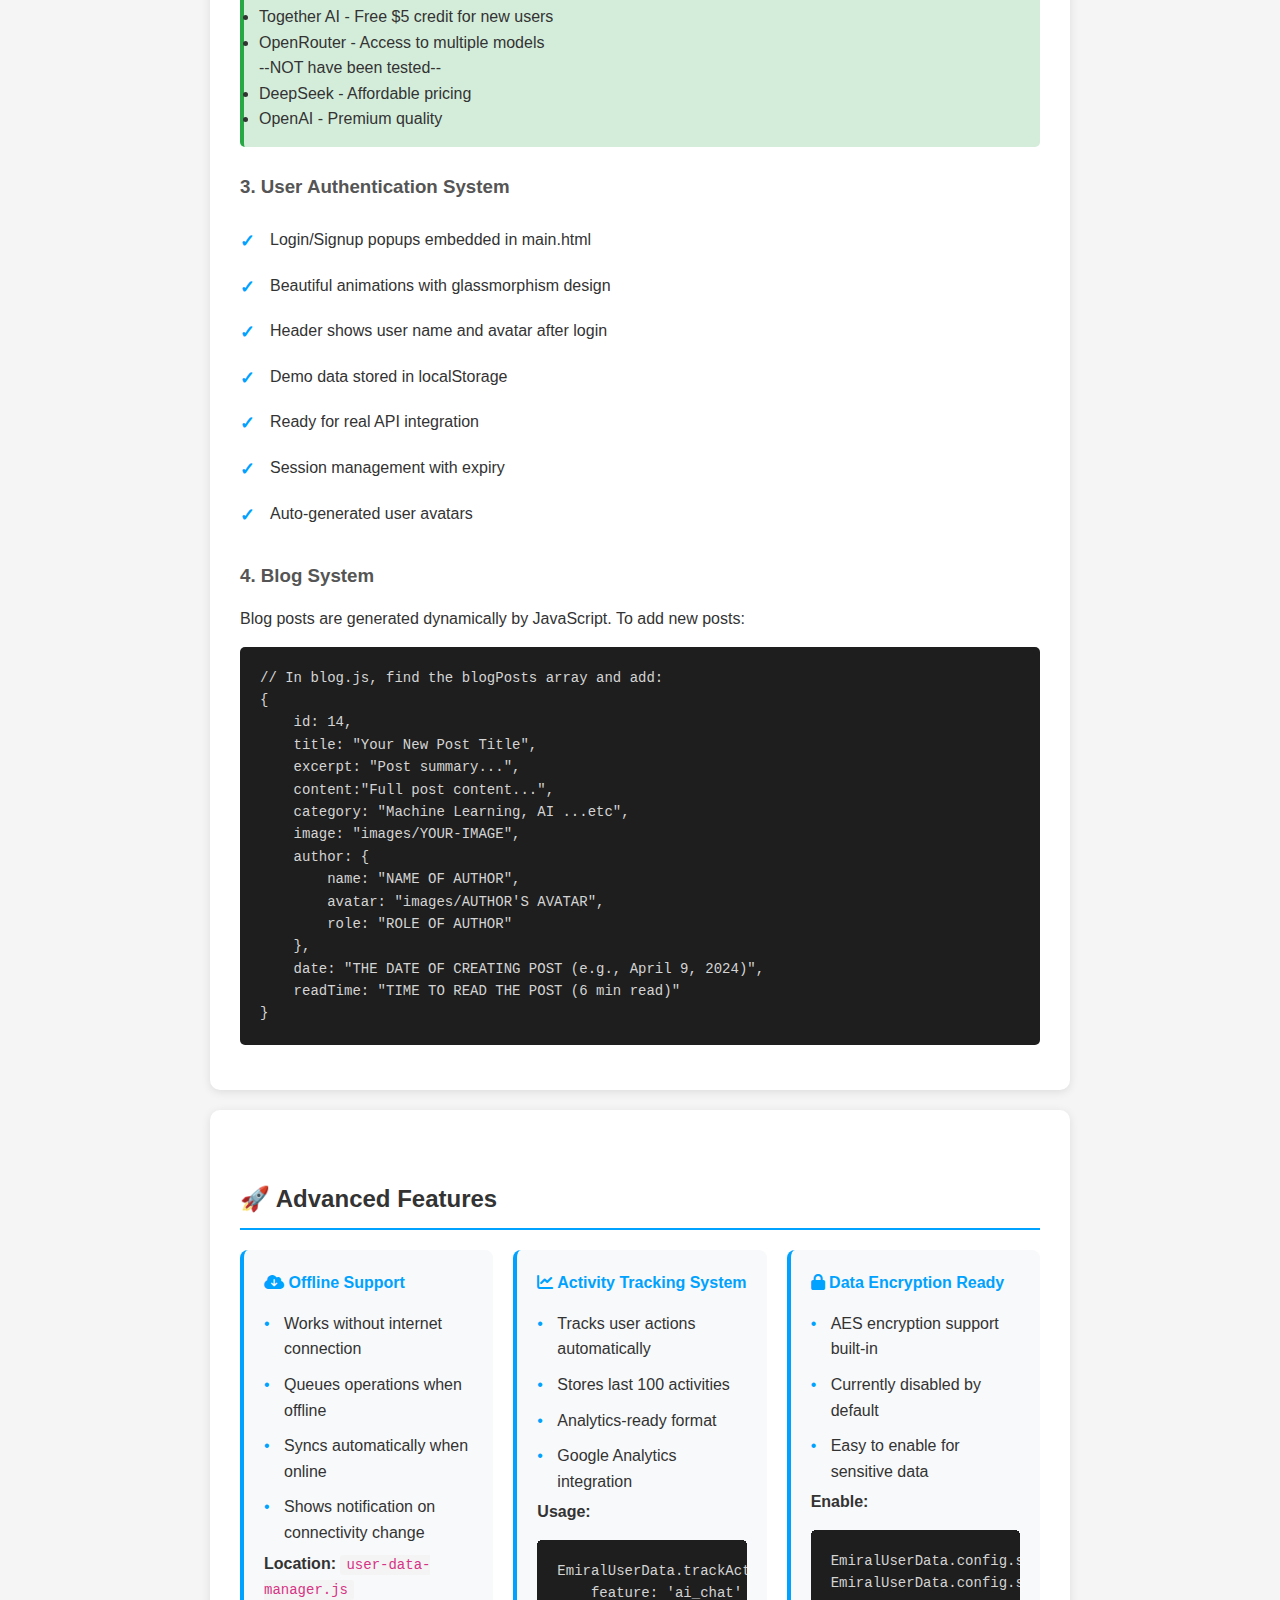
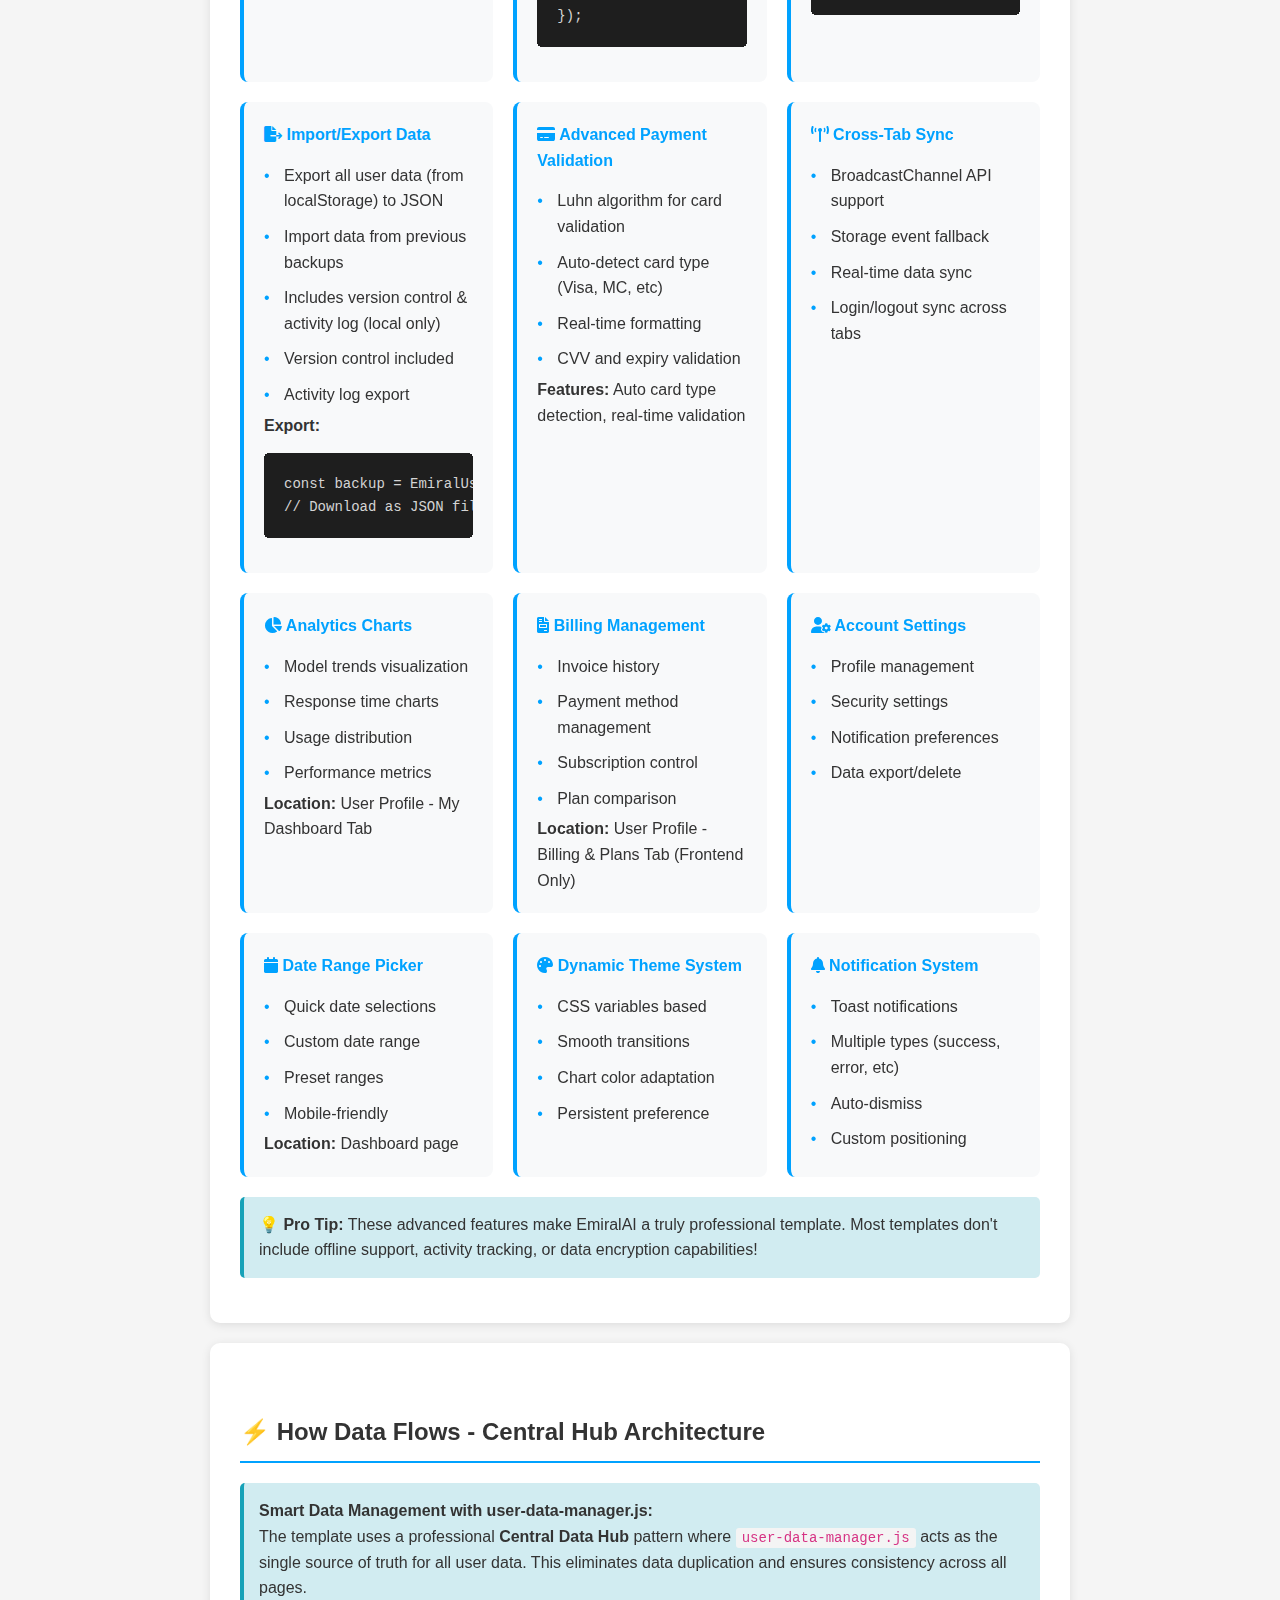
<file: documentation/documentation.html>
<!DOCTYPE html>
<html lang="en">

<head>
    <meta charset="UTF-8">
    <meta name="viewport" content="width=device-width, initial-scale=1.0">
    <title>EmiralAI - Complete Documentation</title>
    <style>
        * {
            margin: 0;
            padding: 0;
            box-sizing: border-box;
        }

        body {
            font-family: -apple-system, BlinkMacSystemFont, 'Segoe UI', Roboto, sans-serif;
            line-height: 1.6;
            color: #333;
            background: #f5f5f5;
        }

        .container {
            max-width: 900px;
            margin: 0 auto;
            padding: 40px 20px;
        }

        h1 {
            color: #00a2ff;
            margin-bottom: 10px;
            font-size: 2.5em;
        }

        h2 {
            color: #333;
            margin-top: 40px;
            margin-bottom: 20px;
            padding-bottom: 10px;
            border-bottom: 2px solid #00a2ff;
        }

        h3 {
            color: #555;
            margin-top: 25px;
            margin-bottom: 15px;
        }

        .intro {
            background: white;
            padding: 30px;
            border-radius: 10px;
            box-shadow: 0 2px 10px rgba(0, 0, 0, 0.1);
            margin-bottom: 40px;
        }

        .section {
            background: white;
            padding: 30px;
            border-radius: 10px;
            box-shadow: 0 2px 10px rgba(0, 0, 0, 0.1);
            margin-bottom: 20px;
        }

        code {
            background: #f4f4f4;
            padding: 2px 6px;
            border-radius: 3px;
            font-family: 'Courier New', monospace;
            font-size: 14px;
            color: #d63384;
            word-break: break-word;
        }

        pre {
            background: #1e1e1e;
            color: #d4d4d4;
            padding: 20px;
            border-radius: 5px;
            overflow-x: auto;
            margin: 15px 0;
            font-size: 14px;
            max-width: 100%;
        }

        /* Screenshot Styles */
        .screenshot-container {
            margin: 20px 0;
            border-radius: 10px;
            overflow: hidden;
            box-shadow: 0 5px 20px rgba(0, 0, 0, 0.1);
        }

        .screenshot-wrapper {
            display: flex;
            align-items: center;
            gap: 20px;
            margin: 20px 0;
        }

        .screenshot-wrapper.reverse {
            flex-direction: row-reverse;
        }

        .screenshot-content {
            flex: 1;
        }

        .screenshot-image {
            flex: 1;
            max-width: 500px;
        }

        .screenshot-image img {
            width: 100%;
            height: auto;
            border-radius: 8px;
            border: 2px solid #e3e3e3;
            transition: transform 0.3s ease;
            cursor: pointer;
        }

        .screenshot-image img:hover {
            transform: scale(1.02);
            box-shadow: 0 10px 30px rgba(0, 0, 0, 0.15);
        }

        .screenshot-caption {
            text-align: center;
            font-size: 14px;
            color: #666;
            margin-top: 10px;
            font-style: italic;
        }

        /* Numbered Screenshots */
        .screenshot-step {
            position: relative;
            margin: 30px 0;
        }

        .screenshot-step-number {
            position: absolute;
            top: -15px;
            left: -15px;
            width: 40px;
            height: 40px;
            background: #00a2ff;
            color: white;
            border-radius: 50%;
            display: flex;
            align-items: center;
            justify-content: center;
            font-weight: bold;
            font-size: 18px;
            z-index: 1;
        }

        /* Gallery Style for Multiple Screenshots */
        .screenshot-gallery {
            display: grid;
            grid-template-columns: repeat(auto-fit, minmax(300px, 1fr));
            gap: 20px;
            margin: 20px 0;
        }

        .screenshot-gallery-item {
            position: relative;
            cursor: pointer;
            transition: transform 0.3s;
        }

        .screenshot-gallery-item:hover {
            transform: translateY(-5px);
        }

        .screenshot-gallery-item img {
            width: 100%;
            height: auto;
            border-radius: 8px;
            border: 1px solid #e3e3e3;
        }

        /* Before/After Screenshots */
        .before-after-container {
            display: grid;
            grid-template-columns: 1fr 1fr;
            gap: 20px;
            margin: 20px 0;
        }

        .before-after-item {
            text-align: center;
        }

        .before-after-item h5 {
            margin-bottom: 10px;
            color: #666;
        }

        .before-after-item.before h5 {
            color: #dc3545;
        }

        .before-after-item.after h5 {
            color: #28a745;
        }

        /* Enhanced vertical file tree structure */
        .file-tree-container {
            background: #f8f9fa;
            border: 1px solid #dee2e6;
            border-radius: 5px;
            padding: 0;
            overflow: hidden;
        }

        .file-tree-header {
            background: #00a2ff;
            color: white;
            padding: 15px 20px;
            font-weight: bold;
            font-size: 16px;
        }

        .file-tree {
            padding: 20px;
            font-family: 'Courier New', monospace;
            font-size: 14px;
            line-height: 2;
            overflow-x: auto;
        }

        .file-tree-item {
            display: flex;
            align-items: flex-start;
            margin: 5px 0;
            padding: 8px 0;
            border-bottom: 1px solid #e9ecef;
            transition: background 0.3s;
            flex-wrap: wrap;
        }

        .file-tree-item:hover {
            background: #f1f3f5;
        }

        .file-tree-item:last-child {
            border-bottom: none;
        }

        .file-tree-indent {
            display: inline-block;
            width: 20px;
            flex-shrink: 0;
        }

        .file-tree-icon {
            display: inline-block;
            width: 20px;
            text-align: center;
            flex-shrink: 0;
        }

        .folder {
            color: #0066cc;
            font-weight: bold;
        }

        .file {
            color: #333;
        }

        .file-description {
            color: #666;
            font-style: italic;
            margin-left: 10px;
            font-size: 13px;
            flex: 1;
            min-width: 0;
        }

        .folder-section {
            background: #f1f3f5;
            margin: 10px 0;
            padding: 10px;
            border-radius: 5px;
            border-left: 4px solid #00a2ff;
        }

        .folder-title {
            font-weight: bold;
            color: #0066cc;
            margin-bottom: 10px;
            font-size: 15px;
        }

        .feature-list {
            list-style: none;
            padding: 0;
        }

        .feature-list li {
            padding: 10px 0;
            padding-left: 30px;
            position: relative;
        }

        .feature-list li:before {
            content: "✓";
            position: absolute;
            left: 0;
            color: #00a2ff;
            font-weight: bold;
            font-size: 18px;
        }

        .warning {
            background: #fff3cd;
            border-left: 4px solid #ffc107;
            padding: 15px;
            border-radius: 5px;
            margin: 15px 0;
        }

        .info {
            background: #d1ecf1;
            border-left: 4px solid #17a2b8;
            padding: 15px;
            border-radius: 5px;
            margin: 15px 0;
        }

        .success {
            background: #d4edda;
            border-left: 4px solid #28a745;
            padding: 15px;
            border-radius: 5px;
            margin: 15px 0;
        }

        .critical-notice {
            background: #fff;
            border: 3px solid #ff0058;
            border-radius: 8px;
            padding: 25px;
            margin: 20px 0;
            position: relative;
            box-shadow: 0 4px 15px rgba(255, 0, 88, 0.1);
        }

        .critical-notice:before {
            content: "⚠️ IMPORTANT";
            position: absolute;
            top: -15px;
            left: 20px;
            background: #ff0058;
            color: white;
            padding: 5px 15px;
            border-radius: 5px;
            font-weight: bold;
            font-size: 14px;
        }

        .critical-notice h4 {
            color: #ff0058;
            margin-bottom: 15px;
            font-size: 1.3em;
        }

        .critical-notice ul {
            margin-left: 20px;
            margin-top: 10px;
        }

        .critical-notice li {
            margin: 5px 0;
        }

        a {
            color: #00a2ff;
            text-decoration: none;
        }

        a:hover {
            text-decoration: underline;
        }

        /* Responsive Table Wrapper */
        .table-wrapper {
            overflow-x: auto;
            margin: 20px 0;
        }

        table {
            width: 100%;
            border-collapse: collapse;
            min-width: 600px;
        }

        th,
        td {
            padding: 12px;
            text-align: left;
            border-bottom: 1px solid #ddd;
        }

        th {
            background: #f8f9fa;
            font-weight: bold;
        }

        .badge {
            display: inline-block;
            padding: 3px 8px;
            border-radius: 3px;
            font-size: 12px;
            font-weight: bold;
            margin-left: 5px;
        }

        .badge-new {
            background: #28a745;
            color: white;
        }

        .badge-hot {
            background: #dc3545;
            color: white;
        }

        .badge-pro {
            background: #6f42c1;
            color: white;
        }

        .footer {
            text-align: center;
            margin-top: 60px;
            padding-top: 30px;
            border-top: 1px solid #ddd;
            color: #666;
        }

        .quick-start {
            background: #e3f2fd;
            border: 2px solid #2196f3;
            border-radius: 8px;
            padding: 25px;
            margin: 20px 0;
        }

        .quick-start h4 {
            color: #1976d2;
            margin-bottom: 15px;
        }

        .api-example {
            background: #263238;
            color: #aed581;
            padding: 15px;
            border-radius: 5px;
            margin: 10px 0;
            font-family: 'Courier New', monospace;
            font-size: 13px;
            overflow-x: auto;
        }

        .faq-item {
            margin: 20px 0;
            padding: 20px;
            background: #f8f9fa;
            border-radius: 8px;
        }

        .faq-question {
            font-weight: bold;
            color: #00a2ff;
            margin-bottom: 10px;
        }

        .package-box {
            display: grid;
            grid-template-columns: repeat(auto-fit, minmax(200px, 1fr));
            gap: 20px;
            margin: 20px 0;
        }

        .package-item {
            background: #f8f9fa;
            padding: 20px;
            border-radius: 8px;
            text-align: center;
            border: 2px solid transparent;
            transition: all 0.3s;
        }

        .package-item:hover {
            border-color: #00a2ff;
            transform: translateY(-5px);
            box-shadow: 0 5px 20px rgba(0, 162, 255, 0.2);
        }

        .package-item i {
            font-size: 2em;
            color: #00a2ff;
            margin-bottom: 10px;
        }

        .flow-diagram {
            background: #f8f9fa;
            border: 2px solid #00a2ff;
            border-radius: 8px;
            padding: 25px;
            margin: 20px 0;
            text-align: center;
            overflow-x: auto;
        }

        .flow-diagram pre {
            background: transparent;
            color: #333;
            padding: 0;
            font-size: 12px;
            display: inline-block;
            text-align: left;
            overflow-x: auto;
            max-width: 100%;
        }

        .flow-step {
            display: inline-block;
            background: white;
            border: 2px solid #00a2ff;
            border-radius: 5px;
            padding: 10px 20px;
            margin: 5px;
            font-weight: bold;
            color: #00a2ff;
        }

        .flow-arrow {
            display: inline-block;
            color: #00a2ff;
            font-size: 1.5em;
            margin: 0 10px;
        }

        .interconnected-example {
            background: #f8f9fa;
            border-left: 4px solid #00a2ff;
            padding: 20px;
            margin: 15px 0;
            border-radius: 5px;
        }

        .interconnected-example h5 {
            color: #00a2ff;
            margin-bottom: 10px;
        }

        /* Table of Contents Styles */
        .toc-container {
            background: white;
            padding: 30px;
            border-radius: 10px;
            box-shadow: 0 2px 10px rgba(0, 0, 0, 0.1);
            margin-bottom: 40px;
        }

        .toc-container h2 {
            color: #00a2ff;
            margin-top: 0;
            margin-bottom: 20px;
            border-bottom: 2px solid #00a2ff;
            padding-bottom: 10px;
        }

        .toc-list {
            list-style: none;
            padding: 0;
        }

        .toc-list li {
            margin: 8px 0;
            padding-left: 20px;
            position: relative;
        }

        .toc-list li:before {
            content: "▸";
            position: absolute;
            left: 0;
            color: #00a2ff;
        }

        .toc-list a {
            color: #333;
            font-weight: 500;
            transition: color 0.3s;
        }

        .toc-list a:hover {
            color: #00a2ff;
            text-decoration: none;
        }

        .toc-subsection {
            margin-left: 20px;
            font-size: 0.9em;
        }

        .toc-subsection li:before {
            content: "•";
        }

        /* Smooth scroll behavior */
        html {
            scroll-behavior: smooth;
        }

        /* Add some padding to sections when navigating via anchors */
        section[id]:target {
            padding-top: 20px;
        }

        /* Feature Grid */
        .feature-grid {
            display: grid;
            grid-template-columns: repeat(auto-fit, minmax(250px, 1fr));
            gap: 20px;
            margin: 20px 0;
        }

        .feature-card {
            background: #f8f9fa;
            padding: 20px;
            border-radius: 8px;
            border-left: 4px solid #00a2ff;
        }

        .feature-card h4 {
            color: #00a2ff;
            margin-bottom: 10px;
        }

        .feature-card ul {
            list-style: none;
            padding: 0;
        }

        .feature-card li {
            padding: 5px 0;
            padding-left: 20px;
            position: relative;
        }

        .feature-card li:before {
            content: "•";
            position: absolute;
            left: 0;
            color: #00a2ff;
        }

        /* Mobile Responsive Improvements */
        @media (max-width: 768px) {
            .container {
                padding: 20px 15px;
            }

            h1 {
                font-size: 1.8em;
            }

            h2 {
                font-size: 1.5em;
                margin-top: 30px;
            }

            h3 {
                font-size: 1.2em;
                margin-top: 20px;
            }

            .intro,
            .section {
                padding: 20px 15px;
            }

            .screenshot-wrapper {
                flex-direction: column !important;
            }

            .screenshot-image {
                max-width: 100%;
            }

            .screenshot-gallery {
                grid-template-columns: 1fr;
            }

            .before-after-container {
                grid-template-columns: 1fr;
                gap: 30px;
            }

            .package-box {
                grid-template-columns: 1fr;
            }

            .feature-grid {
                grid-template-columns: 1fr;
            }

            .file-tree {
                padding: 15px 10px;
                font-size: 12px;
            }

            .file-tree-item {
                flex-wrap: wrap;
            }

            .file-description {
                width: 100%;
                margin-left: 40px;
                margin-top: 5px;
            }

            pre {
                padding: 15px 10px;
                font-size: 12px;
            }

            .api-example {
                font-size: 11px;
                padding: 10px;
            }

            code {
                font-size: 12px;
                padding: 1px 4px;
            }

            .flow-diagram {
                padding: 15px;
            }

            .flow-diagram pre {
                font-size: 10px;
            }

            .toc-container {
                padding: 20px 15px;
            }

            .toc-list {
                font-size: 14px;
            }

            .critical-notice {
                padding: 20px 15px;
                padding-top: 30px;
            }

            .critical-notice:before {
                font-size: 12px;
                padding: 3px 10px;
            }

            .table-wrapper {
                margin: 15px -15px;
            }

            table {
                font-size: 14px;
            }

            th,
            td {
                padding: 8px;
            }

            .badge {
                font-size: 10px;
                padding: 2px 6px;
            }

            .quick-start {
                padding: 20px 15px;
            }

            .faq-item {
                padding: 15px;
            }

            .footer {
                margin-top: 40px;
                padding-top: 20px;
                font-size: 14px;
            }

            /* Mobile specific for lists */
            ul,
            ol {
                padding-left: 20px;
            }

            .feature-list li {
                padding-left: 25px;
            }

            .feature-list li:before {
                font-size: 16px;
            }

            /* Fix overflow issues */
            body {
                overflow-x: hidden;
            }

            .container>* {
                max-width: 100%;
            }

            /* Details/Summary mobile adjustment */
            details {
                margin: 15px 0;
            }

            details summary {
                font-size: 14px;
                padding: 10px 0;
            }

            /* Screenshot step number position fix */
            .screenshot-step-number {
                width: 35px;
                height: 35px;
                font-size: 16px;
                top: -10px;
                left: -10px;
            }
        }

        /* Tablet specific adjustments */
        @media (min-width: 769px) and (max-width: 1024px) {
            .container {
                padding: 30px 20px;
            }

            .package-box {
                grid-template-columns: repeat(2, 1fr);
            }

            .feature-grid {
                grid-template-columns: repeat(2, 1fr);
            }
        }

        /* Small mobile screens */
        @media (max-width: 480px) {
            h1 {
                font-size: 1.5em;
            }

            h2 {
                font-size: 1.3em;
            }

            h3 {
                font-size: 1.1em;
            }

            .flow-diagram pre {
                font-size: 8px;
            }

            .api-example {
                font-size: 10px;
            }
        }

        /* Print styles */
        @media print {
            .screenshot-gallery {
                grid-template-columns: 1fr 1fr;
            }

            .table-wrapper {
                overflow: visible;
            }

            table {
                min-width: 100%;
            }
        }
    </style>
    <link rel="stylesheet" href="https://cdnjs.cloudflare.com/ajax/libs/font-awesome/6.0.0/css/all.min.css">
</head>

<body>
    <div class="container">
        <!-- Introduction -->
        <div class="intro">
            <h1>EmiralAI Documentation</h1>
            <p><strong>Premium AI Dashboard & Multi-Purpose Business Template with AI Integration</strong></p>
            <p>Thank you for purchasing EmiralAI! This documentation will help you get started quickly and discover all
                the powerful features included.</p>

            <!-- Demo Credentials -->
            <div class="info">
                <strong>Demo Login Credentials:</strong><br>
                Email: demo@example.com<br>
                Password: demo123<br>
                <em>Note: These work with the built-in demo mode only</em>
            </div>

            <div class="section">
                <h2>📋 Template Overview</h2>
                <p>EmiralAI is not just another dashboard template. It's the first admin template that comes with a
                    fully functional AI assistant integrated right into your user profile. Ask questions, get insights,
                    and manage your business with AI-powered intelligence.</p>
                <div class="table-wrapper">
                    <table>
                        <tr>
                            <th>Feature</th>
                            <th>Details</th>
                        </tr>
                        <tr>
                            <td><strong>Total Pages</strong></td>
                            <td>10 HTML Pages + Authentication Popup window</td>
                        </tr>
                        <tr>
                            <td><strong>CSS Files</strong></td>
                            <td>10 Stylesheets (modular design)</td>
                        </tr>
                        <tr>
                            <td><strong>JavaScript Files</strong></td>
                            <td>10 JS files (feature-specific + console management)</td>
                        </tr>
                        <tr>
                            <td><strong>Special Features</strong></td>
                            <td>
                                AI Chat Assistant<span class="badge badge-hot">HOT</span>,
                                Dark/Light Mode<span class="badge badge-new">NEW</span>,
                                Simple Offline Support<span class="badge badge-pro">PRO</span>
                            </td>
                        </tr>
                        <tr>
                            <td><strong>3D Models</strong></td>
                            <td>Included (GLB format)</td>
                        </tr>
                        <tr>
                            <td><strong>Responsive</strong></td>
                            <td>Yes (Mobile, Tablet, Desktop)</td>
                        </tr>
                        <tr>
                            <td><strong>API Integration</strong></td>
                            <td>Ready (Configure endpoints)</td>
                        </tr>
                        <tr>
                            <td><strong>Contact Form</strong></td>
                            <td>Formspree Ready (Needs Form ID)</td>
                        </tr>
                    </table>
                </div>
            </div>

            <div class="critical-notice">
                <h4>Frontend-Only Template - No Backend Included</h4>
                <p>This template is a <strong>frontend UI kit only</strong> and what it can do:</p>
                <ul>
                    <li>✅ Plug and Play – works out-of-the-box with demo data</li>
                    <li>✅ Connect your own backend APIs for login, payments, and data storage</li>
                    <li>✅ Integrate with AI services like Together AI and Openrouter</li>
                    <li>✅ Use with any backend technology (Node.js, PHP, Python, etc.)</li>
                    <li>✅ Customize all HTML, CSS, and JavaScript code</li>
                </ul>
                <p style="margin-top: 15px;"><strong>Not included:</strong></p>
                <ul>
                    <li>❌ Server-side logic or backend code</li>
                    <li>❌ Database or data storage (uses localStorage for demo)</li>
                    <li>❌ Real authentication system</li>
                    <li>❌ Payment processing capabilities</li>
                    <li>❌ AI service connections</li>
                </ul>
                <p style="margin-top: 15px; font-style: italic;">The template provides the complete frontend interface
                    and is ready to connect to your backend services through the API integration points provided in the
                    JavaScript files.</p>
            </div>

            <div class="info" style="margin-top: 20px;">
                <strong>Template Type:</strong> Frontend HTML Template (API-Ready)<br>
                <strong>Bootstrap:</strong> No - Custom CSS for better performance<br>
                <strong>jQuery:</strong> No - Pure JavaScript<br>
                <strong>Backend:</strong> Not included (Integration-ready)<br>
                <strong>⚡ Performance Notes:</strong>
                <ul>
                    <li>No jQuery dependency (pure JavaScript)</li>
                    <li>No Bootstrap (custom lightweight CSS)</li>
                    <li>Modular file structure</li>
                    <li>3D models use GLB format (optimized)</li>
                    <li>Console output managed for production performance</li>
                </ul>
            </div>
        </div>

        <!-- What You Need to Know Before Buying -->
        <div class="section" id="before-buying">
            <h2>📢 What You Need to Know Before Buying</h2>
            <div class="critical-notice">
                <h4>This is a Frontend Template</h4>
                <div class="table-wrapper">
                    <table>
                        <tr>
                            <th>You Get</th>
                            <th>You Don't Get</th>
                        </tr>
                        <tr>
                            <td>
                                ✅ 11 HTML pages<br>
                                ✅ Complete UI/UX<br>
                                ✅ JavaScript interactions<br>
                                ✅ Demo functionality<br>
                                ✅ API integration examples<br>
                                ✅ Tested authentication on local server
                            </td>
                            <td>
                                ❌ Server/Backend code<br>
                                ❌ Database<br>
                                ❌ Real authentication<br>
                                ❌ Payment processing<br>
                                ❌ Hosting
                            </td>
                        </tr>
                    </table>
                </div>
                <p><strong>Who is this for?</strong></p>
                <ul>
                    <li>✅ Developers with existing backend</li>
                    <li>✅ Agencies building client projects</li>
                    <li>✅ Startups needing professional UI</li>
                    <li>✅ Anyone comfortable with basic HTML/CSS editing</li>
                    <li>❌ Non-technical users expecting complete solution</li>
                </ul>
                <p style="margin-top: 15px;"><strong>Technical Requirements:</strong></p>
                <ul>
                    <li>✅ Any modern web browser</li>
                    <li>✅ Any text editor (for customization)</li>
                    <li>❌ No special software needed</li>
                    <li>❌ No build tools or compilation required</li>
                </ul>
            </div>
        </div>

        <!-- Table of Contents -->
        <div class="toc-container">
            <h2>📑 Table of Contents</h2>
            <ul class="toc-list">
                <li><a href="#whats-in-package">📦 What's in the Package</a></li>
                <li><a href="#api-integration">🔌 API Integration Overview</a></li>
                <li><a href="#quick-start">🚀 Quick Start for Buyers</a>
                    <ul class="toc-subsection">
                        <li><a href="#basic-setup">Step 1: Basic Setup</a></li>
                        <li><a href="#production-mode">For Production Mode</a>
                            <ul>
                                <li><a href="#authentication">Step 2: Make Authentication Real</a></li>
                                <li><a href="#ai-chat">Step 3: Enable AI Chat</a></li>
                                <li><a href="#payment-integration">Step 4: Payment Integration</a></li>
                                <li><a href="#contact-form">Step 5: Enable Contact Form</a></li>
                            </ul>
                        </li>
                    </ul>
                </li>
                <li><a href="#file-structure">📁 Complete File Structure & Architecture</a></li>
                <li><a href="#key-features">✨ Key Features</a>
                    <ul class="toc-subsection">
                        <li><a href="#dark-light-mode">Dark/Light Mode Toggle</a></li>
                        <li><a href="#ai-assistant">AI Chat Assistant</a></li>
                        <li><a href="#auth-system">User Authentication System</a></li>
                        <li><a href="#blog-system">Blog System</a></li>
                    </ul>
                </li>
                <li><a href="#advanced-features">🚀 Advanced Features</a>
                    <ul class="toc-subsection">
                        <li><a href="#offline-support">Offline Support</a></li>
                        <li><a href="#activity-tracking">Activity Tracking</a></li>
                        <li><a href="#data-encryption">Data Encryption Ready</a></li>
                        <li><a href="#import-export">Import/Export Data</a></li>
                        <li><a href="#payment-validation">Advanced Payment Validation</a></li>
                    </ul>
                </li>
                <li><a href="#page-showcase">📸 Template Pages Showcase</a></li>
                <li><a href="#data-flow">⚡ How Data Flows</a></li>
                <li><a href="#interconnected-pages">🔗 Interconnected Pages & Dynamic Behavior</a></li>
                <li><a href="#customization">🎨 Customization Guide</a></li>
                <li><a href="#browser-compatibility">🌐 Browser Compatibility</a></li>
                <li><a href="#getting-started">🚀 Getting Started</a></li>
                <li><a href="#console-management">🖥️ Console & Debug Management</a></li>
                <li><a href="#troubleshooting">🔧 Troubleshooting</a></li>
                <li><a href="#faq">❓ Frequently Asked Questions</a></li>
                <li><a href="#important-notes">⚠️ Important Notes</a></li>
                <li><a href="#license">📜 License Information</a></li>
                <li><a href="#support">🤝 Support</a></li>
                <li><a href="#updates">🔄 Updates & Changelog</a></li>
            </ul>
        </div>

        <!-- What's in the Package -->
        <div class="section" id="whats-in-package">
            <h2>📦 What's in the Package</h2>
            <div class="package-box">
                <div class="package-item">
                    <i class="fas fa-file-code"></i>
                    <h4>11 HTML Pages</h4>
                    <p>10 main pages + 1 authentication popup</p>
                    <p>Fully responsive and modern design</p>
                </div>
                <div class="package-item">
                    <i class="fas fa-paint-brush"></i>
                    <h4>Modular CSS</h4>
                    <p>10 organized stylesheets</p>
                </div>
                <div class="package-item">
                    <i class="fas fa-cogs"></i>
                    <h4>Smart JavaScript</h4>
                    <p>10 feature-specific modules</p>
                    <p>Includes console management</p>
                </div>
                <div class="package-item">
                    <i class="fas fa-robot"></i>
                    <h4>AI Chat Assistant Ready</h4>
                    <p>Only need API Key</p>
                </div>
                <div class="package-item">
                    <i class="fas fa-credit-card"></i>
                    <h4>Payment UI</h4>
                    <p>Ready for Stripe/PayPal</p>
                </div>
                <div class="package-item">
                    <i class="fas fa-rocket"></i>
                    <h4>Zero Setup Required</h4>
                    <p>No npm, no build tools</p>
                    <p>Works in any browser instantly</p>
                </div>
                <div class="package-item">
                    <i class="fas fa-moon"></i>
                    <h4>Dark/Light Theme</h4>
                    <p>Auto-saving preference</p>
                </div>
                <div class="package-item">
                    <i class="fas fa-cloud-download-alt"></i>
                    <h4>Offline Support</h4>
                    <p>Works without internet</p>
                </div>
            </div>
        </div>

        <!-- API Integration Overview -->
        <div class="section" id="api-integration">
            <h2>🔌 API Integration Overview</h2>
            <div class="table-wrapper">
                <table>
                    <tr>
                        <th>Feature</th>
                        <th>Status</th>
                        <th>Requirements</th>
                        <th>Tested?</th>
                    </tr>
                    <tr>
                        <td><strong>AI Chat</strong></td>
                        <td>✅ Ready</td>
                        <td>API Key only</td>
                        <td>✅ Yes</td>
                    </tr>
                    <tr>
                        <td><strong>Authentication</strong></td>
                        <td>🔧 UI Ready</td>
                        <td>Backend API</td>
                        <td>✅ Yes (Local Server)</td>
                    </tr>
                    <tr>
                        <td><strong>Payments</strong></td>
                        <td>🔧 UI Ready</td>
                        <td>Backend + Stripe/PayPal</td>
                        <td>❌ No</td>
                    </tr>
                    <tr>
                        <td><strong>Contact Form</strong></td>
                        <td>✅ Ready</td>
                        <td>Formspree ID</td>
                        <td>✅ Yes</td>
                    </tr>
                </table>
            </div>
        </div>

        <!-- Quick Start Section -->
        <div class="section" id="quick-start">
            <h2>🚀 Quick Start for Buyers</h2>

            <div class="quick-start" id="basic-setup">
                <h4>Step 1: Basic Setup (Works Immediately)</h4>
                <p>Extract files and open <code>main.html</code> in your browser. The template works with demo data -
                    no setup required!</p>
                <div class="success">
                    <strong>✅ No Installation Needed:</strong> Unlike React/Vue templates, this is pure HTML/CSS/JS.
                    Just open in any browser - no Node.js, no npm, no build process!
                </div>
            </div>

            <!-- Production Mode Section -->
            <div class="production-section" id="production-mode">
                <h3>🔧 For Production Mode</h3>

                <div class="quick-start" id="authentication">
                    <h4>Step 2: Make Authentication Real (Tested & Working)</h4>
                    <p>Connect to your backend authentication API:</p>
                    <pre class="api-example">
// In auth-popups.js file, find and modify:
const apiConfig = {
    useRealAPI: true,  // Set to true to use your real API
    baseURL: 'https://your-api-domain.com/api',
    endpoints: {
        login: '/auth/login',
        signup: '/auth/signup',
        forgotPassword: '/auth/forgot-password'
    },
    headers: {
        'Content-Type': 'application/json'
    }
};</pre>
                    <p><strong>Note:</strong> Your backend must handle user authentication and return user data in JSON
                        format.</p>
                    <div class="success">
                        <strong>✅ Tested:</strong> This authentication method has been tested on a local server and
                        works perfectly!
                    </div>
                </div>

                <div class="quick-start" id="ai-chat">
                    <h4>Step 3: Enable AI Chat (Tested & Working)</h4>
                    <p>Add your AI API key to enable the chat assistant. <strong>Important:</strong> Add this code in
                        <code>user-profile.html</code> file only, before <code>&lt;/body&gt;</code>
                    </p>
                    <p>✅ Tested: Together AI API works perfectly with this template.</p>

                    <pre class="api-example">
// ⚠️ Add this code in user-profile.html ONLY (not main.html or other files)
&lt;script&gt;
    window.addEventListener('load', function () {
        setTimeout(function () {
            if (typeof EmiralProfile !== 'undefined') {
                
                EmiralProfile.setAIEndpoint(
                    "https://api.together.xyz/v1/chat/completions",
                    "YOUR-API-KEY",
                    "mistralai/Mistral-7B-Instruct-v0.2"
                );
                
                // AI Chat is now activated!
            }
        }, 1000);
    });       
&lt;/script&gt;</pre>

                    <div class="screenshot-wrapper">
                        <div class="screenshot-content">
                            <h4>Visual Guide: Activating AI Chat</h4>
                            <ol>
                                <li>Add API key in user-profile.html</li>
                                <li>Open user profile page</li>
                                <li>Click "AI Assistant" button</li>
                                <li>Start chatting! for example after logging write "who am i?"</li>
                            </ol>
                        </div>
                        <div class="screenshot-image">
                            <div class="screenshot-caption">AI Assistant ready to help</div>
                        </div>
                    </div>

                    <div class="warning">
                        <strong>⚠️ Common Mistake:</strong> Make sure to add this code in
                        <strong>user-profile.html</strong> only. Adding it to other HTML files will not work!
                    </div>

                    <div class="info">
                        <strong>💡 How to verify AI Chat is activated:</strong><br>
                        • Open the user profile page<br>
                        • Click on the "AI Assistant" button<br>
                        • Try sending a message - if it responds, it's working!<br>
                        • Check browser DevTools Network tab for API calls
                    </div>

                    <div class="critical-notice">
                        <h4>🔐 Security Warning for AI API Keys</h4>
                        <p><strong>Development Only:</strong> The provided method puts API keys in frontend code.</p>
                        <p><strong>For Production:</strong></p>
                        <ul>
                            <li>Create a backend proxy endpoint</li>
                            <li>Store API keys server-side only</li>
                            <li>Route AI requests through your backend</li>
                        </ul>
                        <pre class="api-example">
// Production-safe approach:
fetch('/api/ai-chat', {
    method: 'POST',
    headers: { 'Authorization': 'Bearer YOUR_SESSION_TOKEN' },
    body: JSON.stringify({ message: userMessage })
})</pre>
                    </div>

                    <div class="info">
                        <strong>Get API Keys:</strong><br>
                        • Together AI (Free $5): <a href="https://api.together.xyz/"
                            target="_blank">api.together.xyz</a><br>
                        • Openrouter: <a href="https://openrouter.ai/" target="_blank">platform.openrouter.com</a><br>
                    </div>
                </div>

                <div class="quick-start" id="payment-integration">
                    <h4>Step 4: Payment Integration</h4>
                    <p>For real payments, you need a backend that handles payment processing:</p>
                    <pre class="api-example">
// In payment.js, replace simulatePaymentProcessing function:
EmiralPayment.simulatePaymentProcessing = async function(paymentData) {
    const response = await fetch('/api/process-payment', {
        method: 'POST',
        headers: { 
            'Content-Type': 'application/json',
            'Authorization': 'Bearer ' + YOUR_API_KEY
        },
        body: JSON.stringify({
            plan: this.state.selectedPlan,
            payment: paymentData,
            user: this.state.currentUser
        })
    });
    
    const result = await response.json();
    return result.success;
};</pre>
                    <div class="warning">
                        <strong>⚠️ Security Note:</strong> Never process payments directly in frontend. Always use a
                        secure backend with proper PCI compliance.
                    </div>

                </div>

                <div class="quick-start" id="contact-form">
                    <h4>Step 5: Enable Contact Form (Ready to Use)</h4>
                    <p>The contact form is pre-configured to work with Formspree. To activate it:</p>
                    <ol>
                        <li>Sign up for free at <a href="https://formspree.io" target="_blank">formspree.io</a></li>
                        <li>Create a new form and copy your Form ID</li>
                        <li>In <code>contact-faq.html</code>, find this line:<br>
                            <code>&lt;form action="https://formspree.io/f/YOUR_FORM_ID_HERE"&gt;</code>
                        </li>
                        <li>Replace <code>YOUR_FORM_ID_HERE</code> with your actual Form ID</li>
                    </ol>
                    <div class="info">
                        <strong>That's it!</strong> Your contact form will now send emails directly to your inbox. Free
                        plan includes 50 submissions/month.
                    </div>
                </div>
            </div>
        </div>

        <!-- File Structure Section -->
        <div class="section" id="file-structure">
            <h2>📁 Complete File Structure & Architecture</h2>

            <div class="file-tree-container">
                <div class="file-tree-header">
                    EmiralAI Project Structure
                </div>

                <div class="file-tree">
                    <!-- Root Directory -->
                    <div class="folder-section">
                        <div class="folder-title">📁 EmiralAI/ (Root Directory)</div>

                        <!-- Assets Folder -->
                        <div class="folder-section" style="margin-left: 20px;">
                            <div class="folder-title">📁 assets/</div>
                            <div class="file-tree-item">
                                <span class="file-tree-indent"></span>
                                <span class="file-tree-icon">└</span>
                                <span class="folder">models/</span>
                                <span class="file-description"># 3D GLB models for visual elements</span>
                            </div>
                        </div>

                        <!-- CSS Folder -->
                        <div class="folder-section" style="margin-left: 20px;">
                            <div class="folder-title">📁 css/ (10 Stylesheets)</div>
                            <div class="file-tree-item">
                                <span class="file-tree-indent"></span>
                                <span class="file-tree-icon">├</span>
                                <span class="file">style.css</span>
                                <span class="file-description"># <strong>Global styles (ALL pages) + main.html &
                                        404.html
                                        specific</strong></span>
                            </div>
                            <div class="file-tree-item">
                                <span class="file-tree-indent"></span>
                                <span class="file-tree-icon">├</span>
                                <span class="file">auth-popups.css</span>
                                <span class="file-description"># Login/Signup popup styles</span>
                            </div>
                            <div class="file-tree-item">
                                <span class="file-tree-indent"></span>
                                <span class="file-tree-icon">├</span>
                                <span class="file">blog.css</span>
                                <span class="file-description"># Blog page specific</span>
                            </div>
                            <div class="file-tree-item">
                                <span class="file-tree-indent"></span>
                                <span class="file-tree-icon">├</span>
                                <span class="file">contact-faq.css</span>
                                <span class="file-description"># Contact & FAQ specific</span>
                            </div>
                            <div class="file-tree-item">
                                <span class="file-tree-indent"></span>
                                <span class="file-tree-icon">├</span>
                                <span class="file">dashboard.css</span>
                                <span class="file-description"># Dashboard specific</span>
                            </div>
                            <div class="file-tree-item">
                                <span class="file-tree-indent"></span>
                                <span class="file-tree-icon">├</span>
                                <span class="file">payment.css</span>
                                <span class="file-description"># Payment page specific</span>
                            </div>
                            <div class="file-tree-item">
                                <span class="file-tree-indent"></span>
                                <span class="file-tree-icon">├</span>
                                <span class="file">portfolio.css</span>
                                <span class="file-description"># Portfolio specific</span>
                            </div>
                            <div class="file-tree-item">
                                <span class="file-tree-indent"></span>
                                <span class="file-tree-icon">├</span>
                                <span class="file">privacy-policy.css</span>
                                <span class="file-description"># Privacy page specific</span>
                            </div>
                            <div class="file-tree-item">
                                <span class="file-tree-indent"></span>
                                <span class="file-tree-icon">├</span>
                                <span class="file">terms.css</span>
                                <span class="file-description"># Terms page specific</span>
                            </div>
                            <div class="file-tree-item">
                                <span class="file-tree-indent"></span>
                                <span class="file-tree-icon">└</span>
                                <span class="file">user-profile.css</span>
                                <span class="file-description"># User Profile page specific</span>
                            </div>
                        </div>

                        <!-- JavaScript Folder -->
                        <div class="folder-section" style="margin-left: 20px;">
                            <div class="folder-title">📁 js/ (10 JavaScript Files)</div>
                            <div class="file-tree-item">
                                <span class="file-tree-indent"></span>
                                <span class="file-tree-icon">├</span>
                                <span class="file">console-fix.js</span>
                                <span class="file-description"># <strong>Console management for
                                        production</strong></span>
                            </div>
                            <div class="file-tree-item">
                                <span class="file-tree-indent"></span>
                                <span class="file-tree-icon">├</span>
                                <span class="file">customize.js</span>
                                <span class="file-description"># <strong>Global: Theme toggle (bottom-right), mobile
                                        nav</strong></span>
                            </div>
                            <div class="file-tree-item">
                                <span class="file-tree-indent"></span>
                                <span class="file-tree-icon">├</span>
                                <span class="file">user-data-manager.js</span>
                                <span class="file-description"># <strong>Central data hub (connects auth, payment,
                                        dashboard, profile)</strong></span>
                            </div>
                            <div class="file-tree-item">
                                <span class="file-tree-indent"></span>
                                <span class="file-tree-icon">├</span>
                                <span class="file">auth-popups.js</span>
                                <span class="file-description"># Authentication popups</span>
                            </div>
                            <div class="file-tree-item">
                                <span class="file-tree-indent"></span>
                                <span class="file-tree-icon">├</span>
                                <span class="file">dashboard.js</span>
                                <span class="file-description"># Dashboard with 7 tabs + date range</span>
                            </div>
                            <div class="file-tree-item">
                                <span class="file-tree-indent"></span>
                                <span class="file-tree-icon">├</span>
                                <span class="file">payment.js</span>
                                <span class="file-description"># Payment processing simulation</span>
                            </div>
                            <div class="file-tree-item">
                                <span class="file-tree-indent"></span>
                                <span class="file-tree-icon">├</span>
                                <span class="file">user-profile.js</span>
                                <span class="file-description"># Profile with 5 tabs + AI Chat</span>
                            </div>
                            <div class="file-tree-item">
                                <span class="file-tree-indent"></span>
                                <span class="file-tree-icon">├</span>
                                <span class="file">blog.js</span>
                                <span class="file-description"># Blog system (creates posts dynamically)</span>
                            </div>
                            <div class="file-tree-item">
                                <span class="file-tree-indent"></span>
                                <span class="file-tree-icon">├</span>
                                <span class="file">contact-faq.js</span>
                                <span class="file-description"># Contact form & FAQ</span>
                            </div>
                            <div class="file-tree-item">
                                <span class="file-tree-indent"></span>
                                <span class="file-tree-icon">└</span>
                                <span class="file">portfolio.js</span>
                                <span class="file-description"># Portfolio gallery</span>
                            </div>
                        </div>

                        <!-- Other Folders -->
                        <div class="folder-section" style="margin-left: 20px;">
                            <div class="folder-title">📁 Other Directories</div>
                            <div class="file-tree-item">
                                <span class="file-tree-indent"></span>
                                <span class="file-tree-icon">├</span>
                                <span class="folder">favicons/</span>
                                <span class="file-description"># Favicon files for browser tabs</span>
                            </div>
                            <div class="file-tree-item">
                                <span class="file-tree-indent"></span>
                                <span class="file-tree-icon">├</span>
                                <span class="folder">images/</span>
                                <span class="file-description"># All project images</span>
                            </div>
                            <div class="file-tree-item">
                                <span class="file-tree-indent"></span>
                                <span class="file-tree-icon">└</span>
                                <span class="folder">Video/</span>
                                <span class="file-description"># Video files for the website</span>
                            </div>
                            <div class="file-tree-item">
                                <span class="file-tree-indent"></span>
                                <span class="file-tree-icon">└</span>
                                <span class="folder">documentation/</span>
                                <span class="file-description"># documentation HTML file and doc-images Folder</span>
                            </div>
                        </div>

                        <!-- HTML Files -->
                        <div class="folder-section" style="margin-left: 20px;">
                            <div class="folder-title">📄 HTML Pages (10 Files)</div>
                            <div class="file-tree-item">
                                <span class="file-tree-indent"></span>
                                <span class="file-tree-icon">├</span>
                                <span class="file">main.html</span>
                                <span class="file-description"># Homepage (includes auth popups code)</span>
                            </div>
                            <div class="file-tree-item">
                                <span class="file-tree-indent"></span>
                                <span class="file-tree-icon">├</span>
                                <span class="file">dashboard.html</span>
                                <span class="file-description"># Dashboard (7 sections + logout)</span>
                            </div>
                            <div class="file-tree-item">
                                <span class="file-tree-indent"></span>
                                <span class="file-tree-icon">├</span>
                                <span class="file">user-profile.html</span>
                                <span class="file-description"># Profile (5 tabs + logout + AI Chat)</span>
                            </div>
                            <div class="file-tree-item">
                                <span class="file-tree-indent"></span>
                                <span class="file-tree-icon">├</span>
                                <span class="file">payment.html</span>
                                <span class="file-description"># Payment Page</span>
                            </div>
                            <div class="file-tree-item">
                                <span class="file-tree-indent"></span>
                                <span class="file-tree-icon">├</span>
                                <span class="file">blog.html</span>
                                <span class="file-description"># Blog (posts from JS)</span>
                            </div>
                            <div class="file-tree-item">
                                <span class="file-tree-indent"></span>
                                <span class="file-tree-icon">├</span>
                                <span class="file">portfolio.html</span>
                                <span class="file-description"># Portfolio</span>
                            </div>
                            <div class="file-tree-item">
                                <span class="file-tree-indent"></span>
                                <span class="file-tree-icon">├</span>
                                <span class="file">contact-faq.html</span>
                                <span class="file-description"># Contact & FAQ</span>
                            </div>
                            <div class="file-tree-item">
                                <span class="file-tree-indent"></span>
                                <span class="file-tree-icon">├</span>
                                <span class="file">privacy-policy.html</span>
                                <span class="file-description"># Privacy Policy</span>
                            </div>
                            <div class="file-tree-item">
                                <span class="file-tree-indent"></span>
                                <span class="file-tree-icon">├</span>
                                <span class="file">terms.html</span>
                                <span class="file-description"># Terms of Service</span>
                            </div>
                            <div class="file-tree-item">
                                <span class="file-tree-indent"></span>
                                <span class="file-tree-icon">└</span>
                                <span class="file">404.html</span>
                                <span class="file-description"># 404 Error Page</span>
                            </div>
                        </div>
                    </div>
                </div>
            </div>

            <div class="info" style="margin-top: 30px;">
                <strong>Architecture Notes:</strong>
                <ul>
                    <li><code>style.css</code> provides global styles for ALL 10 pages</li>
                    <li><code>customize.js</code> runs on ALL pages (theme toggle, mobile menu)</li>
                    <li><code>console-fix.js</code> manages console output for production performance</li>
                    <li><code>user-data-manager.js</code> is the central hub connecting all modules</li>
                    <li>Template uses localStorage for demo data persistence</li>
                </ul>
            </div>

            <div class="success" style="margin-top: 20px;">
                <strong>🏆 Why This Architecture Matters:</strong>
                <p>Unlike basic templates that duplicate code across pages, EmiralAI uses a professional
                    <strong>Central Data Hub</strong> pattern commonly found in enterprise applications.
                    This means:
                </p>
                <ul>
                    <li>✅ <strong>50% less code</strong> to maintain</li>
                    <li>✅ <strong>Zero data conflicts</strong> between pages</li>
                    <li>✅ <strong>Instant updates</strong> without page refresh</li>
                    <li>✅ <strong>Backend-ready</strong> - just replace localStorage calls</li>
                    <li>✅ <strong>Enterprise-grade</strong> architecture in an HTML template</li>
                </ul>
            </div>
        </div>

        <!-- Key Features Section -->
        <div class="section" id="key-features">
            <h2>✨ Key Features</h2>

            <h3 id="dark-light-mode">1. Dark/Light Mode Toggle</h3>
            <p>All pages include a theme toggle button located at the <strong>bottom-right corner</strong>.</p>
            <div class="info">
                <strong>Location:</strong> Bottom-right corner (floating button)<br>
                <strong>Icon:</strong> Sun/Moon icon that changes based on current theme<br>
                <strong>Persistence:</strong> Saves preference in localStorage
            </div>

            <h3 id="ai-assistant">2. AI Chat Assistant (In User Profile)</h3>
            <p>The user profile page includes a working AI chat that can connect to real AI APIs.</p>
            <div class="success">
                <strong>Supported AI Providers:</strong>
                <ul>
                    <p>--have been tested--</p>
                    <li>Together AI - Free $5 credit for new users</li>
                    <li>OpenRouter - Access to multiple models</li>
                    <p>--NOT have been tested--</p>
                    <li>DeepSeek - Affordable pricing</li>
                    <li>OpenAI - Premium quality</li>
                </ul>
            </div>

            <h3 id="auth-system">3. User Authentication System</h3>
            <ul class="feature-list">
                <li>Login/Signup popups embedded in main.html</li>
                <li>Beautiful animations with glassmorphism design</li>
                <li>Header shows user name and avatar after login</li>
                <li>Demo data stored in localStorage</li>
                <li>Ready for real API integration</li>
                <li>Session management with expiry</li>
                <li>Auto-generated user avatars</li>
            </ul>

            <h3 id="blog-system">4. Blog System</h3>
            <p>Blog posts are generated dynamically by JavaScript. To add new posts:</p>
            <pre>
// In blog.js, find the blogPosts array and add:
{
    id: 14,
    title: "Your New Post Title",
    excerpt: "Post summary...",
    content:"Full post content...",
    category: "Machine Learning, AI ...etc",
    image: "images/YOUR-IMAGE",
    author: {
        name: "NAME OF AUTHOR",
        avatar: "images/AUTHOR'S AVATAR",
        role: "ROLE OF AUTHOR"
    },
    date: "THE DATE OF CREATING POST (e.g., April 9, 2024)",
    readTime: "TIME TO READ THE POST (6 min read)"
}</pre>
        </div>

        <!-- Advanced Features Section -->
        <div class="section" id="advanced-features">
            <h2>🚀 Advanced Features</h2>

            <div class="feature-grid">
                <div class="feature-card" id="offline-support">
                    <h4><i class="fas fa-cloud-download-alt"></i> Offline Support</h4>
                    <ul>
                        <li>Works without internet connection</li>
                        <li>Queues operations when offline</li>
                        <li>Syncs automatically when online</li>
                        <li>Shows notification on connectivity change</li>
                    </ul>
                    <p><strong>Location:</strong> <code>user-data-manager.js</code></p>
                </div>

                <div class="feature-card" id="activity-tracking">
                    <h4><i class="fas fa-chart-line"></i> Activity Tracking System</h4>
                    <ul>
                        <li>Tracks user actions automatically</li>
                        <li>Stores last 100 activities</li>
                        <li>Analytics-ready format</li>
                        <li>Google Analytics integration</li>
                    </ul>
                    <p><strong>Usage:</strong></p>
                    <pre>EmiralUserData.trackActivity('feature_used', {
    feature: 'ai_chat'
});</pre>
                </div>

                <div class="feature-card" id="data-encryption">
                    <h4><i class="fas fa-lock"></i> Data Encryption Ready</h4>
                    <ul>
                        <li>AES encryption support built-in</li>
                        <li>Currently disabled by default</li>
                        <li>Easy to enable for sensitive data</li>
                    </ul>
                    <p><strong>Enable:</strong></p>
                    <pre>EmiralUserData.config.storage.enableEncryption = true;
EmiralUserData.config.storage.encryptionKey = 'your-key';</pre>
                </div>

                <div class="feature-card" id="import-export">
                    <h4><i class="fas fa-file-export"></i> Import/Export Data</h4>
                    <ul>
                        <li>Export all user data (from localStorage) to JSON</li>
                        <li>Import data from previous backups</li>
                        <li>Includes version control & activity log (local only)</li>
                        <li>Version control included</li>
                        <li>Activity log export</li>
                    </ul>
                    <p><strong>Export:</strong></p>
                    <pre>const backup = EmiralUserData.exportUserData();
// Download as JSON file</pre>
                </div>

                <div class="feature-card" id="payment-validation">
                    <h4><i class="fas fa-credit-card"></i> Advanced Payment Validation</h4>
                    <ul>
                        <li>Luhn algorithm for card validation</li>
                        <li>Auto-detect card type (Visa, MC, etc)</li>
                        <li>Real-time formatting</li>
                        <li>CVV and expiry validation</li>
                    </ul>
                    <p><strong>Features:</strong> Auto card type detection, real-time validation</p>
                </div>

                <div class="feature-card">
                    <h4><i class="fas fa-broadcast-tower"></i> Cross-Tab Sync</h4>
                    <ul>
                        <li>BroadcastChannel API support</li>
                        <li>Storage event fallback</li>
                        <li>Real-time data sync</li>
                        <li>Login/logout sync across tabs</li>
                    </ul>
                </div>

                <div class="feature-card">
                    <h4><i class="fas fa-chart-pie"></i> Analytics Charts</h4>
                    <ul>
                        <li>Model trends visualization</li>
                        <li>Response time charts</li>
                        <li>Usage distribution</li>
                        <li>Performance metrics</li>
                    </ul>
                    <p><strong>Location:</strong> User Profile - My Dashboard Tab</p>
                </div>

                <div class="feature-card">
                    <h4><i class="fas fa-file-invoice"></i> Billing Management</h4>
                    <ul>
                        <li>Invoice history</li>
                        <li>Payment method management</li>
                        <li>Subscription control</li>
                        <li>Plan comparison</li>
                    </ul>
                    <p><strong>Location:</strong> User Profile - Billing & Plans Tab (Frontend Only)</p>
                </div>

                <div class="feature-card">
                    <h4><i class="fas fa-user-cog"></i> Account Settings</h4>
                    <ul>
                        <li>Profile management</li>
                        <li>Security settings</li>
                        <li>Notification preferences</li>
                        <li>Data export/delete</li>
                    </ul>
                </div>

                <div class="feature-card">
                    <h4><i class="fas fa-calendar"></i> Date Range Picker</h4>
                    <ul>
                        <li>Quick date selections</li>
                        <li>Custom date range</li>
                        <li>Preset ranges</li>
                        <li>Mobile-friendly</li>
                    </ul>
                    <p><strong>Location:</strong> Dashboard page</p>
                </div>

                <div class="feature-card">
                    <h4><i class="fas fa-palette"></i> Dynamic Theme System</h4>
                    <ul>
                        <li>CSS variables based</li>
                        <li>Smooth transitions</li>
                        <li>Chart color adaptation</li>
                        <li>Persistent preference</li>
                    </ul>
                </div>

                <div class="feature-card">
                    <h4><i class="fas fa-bell"></i> Notification System</h4>
                    <ul>
                        <li>Toast notifications</li>
                        <li>Multiple types (success, error, etc)</li>
                        <li>Auto-dismiss</li>
                        <li>Custom positioning</li>
                    </ul>
                </div>
            </div>

            <div class="info" style="margin-top: 20px;">
                <strong>💡 Pro Tip:</strong> These advanced features make EmiralAI a truly professional template. Most
                templates don't include offline support, activity tracking, or data encryption capabilities!
            </div>
        </div>

        <!-- Data Flow Section -->
        <div class="section" id="data-flow">
            <h2>⚡ How Data Flows - Central Hub Architecture</h2>
            <div class="info">
                <strong>Smart Data Management with user-data-manager.js:</strong>
                <p>The template uses a professional <strong>Central Data Hub</strong> pattern where
                    <code>user-data-manager.js</code>
                    acts as the single source of truth for all user data. This eliminates data duplication and ensures
                    consistency
                    across all pages.
                </p>
            </div>

            <div class="flow-diagram" style="text-align: center; padding: 20px;">
                <pre style="display: inline-block; text-align: left;">
                    ┌─────────────────────┐
                    │ user-data-manager.js│ ← Central Data Hub
                    └──────────┬──────────┘
                               │
                ┌──────────────┴───────────────┐
                │                              │
          ┌─────┴─────┐              ┌────────┴────────┐
          │           │              │                 │
     auth-popups.js   │         user-profile.js   payment.js
     (Login/Signup)   │         (Profile + AI)    (Payments)
                      │
                 dashboard.js
                 (Statistics)
                </pre>
            </div>

            <h3>🔄 Real-Time Data Synchronization</h3>
            <ul>
                <li><strong>Login State:</strong> When user logs in → Updates everywhere instantly</li>
                <li><strong>Profile Updates:</strong> Change name → Reflects in header immediately</li>
                <li><strong>Plan Selection:</strong> Buy a plan → Buttons update across all pages</li>
                <li><strong>Logout:</strong> One click → Cleans all user data securely</li>
            </ul>

            <h3>📝 Example: How Login Flow Works</h3>
            <pre>
1. User logs in → auth-popups.js → validates credentials
2. Success → sends data to → user-data-manager.js
3. user-data-manager.js → saves to localStorage
4. Broadcasts update → all pages refresh their UI
5. Header shows → user avatar + name
6. "Get Started Button in Hero" → changes to "See your Dashboard"
7. Pricing buttons → update based on user's plan</pre>

            <div class="success">
                <strong>✅ Benefits of This Architecture:</strong>
                <ul>
                    <li>No data conflicts between pages</li>
                    <li>Easy to add new features</li>
                    <li>Simple debugging (check one file)</li>
                    <li>Professional enterprise pattern</li>
                    <li>Ready for backend integration</li>
                </ul>
            </div>
        </div>

        <!-- Interconnected Pages Section -->
        <div class="section" id="interconnected-pages">
            <h2>🔗 Interconnected Pages & Dynamic Behavior</h2>

            <p>The template features an intelligent interconnected system where five core HTML pages communicate
                through
                JavaScript and localStorage to create a seamless user experience.</p>

            <h3>Pages Involved in the System</h3>
            <div class="flow-diagram">
                <div style="text-align: center; margin: 20px 0;">
                    <strong>Visual Data Flow Architecture</strong>
                </div>
                <pre style="text-align: center; font-family: monospace; line-height: 1.4;">
                           ┌─────────────────────┐
                           │ user-data-manager.js│
                           │   (Central Hub)     │
                           └──────────┬──────────┘
                                      │
            ┌─────────────────────────┼─────────────────────────┐
            │                         │                         │
    ┌───────┴────────┐       ┌────────┴────────┐      ┌────────┴────────┐
    │ auth-popups.js │       │ user-profile.js │      │   payment.js    │
    │                │       │                 │      │                 │
    │ • User Login   │       │ • Show Profile  │      │ • Process Pay   │
    │ • Create Avatar│       │ • AI Chat       │      │ • Update Plan   │
    │ • Update Header│       │ • Edit Info     │      │ • Button States │
    └────────────────┘       └─────────────────┘      └─────────────────┘
                                      │
                           ┌──────────┴──────────┐
                           │   dashboard.js      │
                           │                     │
                           │ • Display Stats     │
                           │ • Show User Data    │
                           │ • Real-time Updates │
                           └─────────────────────┘
                </pre>
            </div>

            <h3>Dynamic Behaviors After User Authentication</h3>

            <!-- Login Flow Screenshots -->
            <div class="screenshot-gallery">
                <div class="screenshot-gallery-item">
                    <img src="doc-images/before-signup.jpg" alt="Before Sign Up">
                    <div class="screenshot-caption">1. Before Sign Up</div>
                </div>
                <div class="screenshot-gallery-item">
                    <img src="doc-images/sign-up-popup.jpg" alt="Sign Up Popup">
                    <div class="screenshot-caption">2. Sign Up Popup</div>
                </div>
                <div class="screenshot-gallery-item">
                    <img src="doc-images/after-signup.jpg" alt="After Login">
                    <div class="screenshot-caption">3. After Login</div>
                </div>
                <div class="screenshot-gallery-item">
                    <img src="doc-images/dashboard.jpg" alt="Dashboard">
                    <div class="screenshot-caption">4. User Dashboard</div>
                </div>
            </div>

            <div class="interconnected-example">
                <h5>1. Homepage Transformation (main.html)</h5>
                <ul>
                    <li><strong>Before Login:</strong> Header shows "Login" button</li>
                    <li><strong>After Login:</strong> Button transforms to show user's profile picture and name</li>
                    <li><strong>CTA Change:</strong> "Get Started" button automatically changes to "See your
                        Dashboard"
                    </li>
                </ul>
            </div>

            <div class="interconnected-example">
                <h5>2. User Signup Flow</h5>
                <p>When a user signs up through the popup (powered by auth-popups.html):</p>
                <ol>
                    <li>User data is validated and stored in localStorage</li>
                    <li>The popup closes automatically</li>
                    <li>The page refreshes to show personalized content</li>
                    <li>User is now "logged in" across all pages</li>
                </ol>
            </div>

            <div class="interconnected-example">
                <h5>3. Pricing Section Intelligence</h5>
                <p>The pricing section adapts based on user's subscription status:</p>
                <ul>
                    <li><strong>Selected Plan:</strong> Button shows "Current Plan" (disabled)</li>
                    <li><strong>Other Plans:</strong> Buttons show "Change Plan" or "Upgrade" (clickable)</li>
                    <li><strong>No Plan:</strong> All buttons show "Get Started"</li>
                    <li><strong>Plan Expiry:</strong> Shows renewal date for current plan</li>
                </ul>
            </div>

            <div class="interconnected-example">
                <h5>4. Smart User Avatar System</h5>
                <p>When a user signs up without a profile picture:</p>
                <ul>
                    <li>System generates avatar from name initials</li>
                    <li>15 gradient colors available</li>
                    <li>Color based on email hash (consistent)</li>
                    <li>Updates immediately if user uploads photo and also support GIF</li>
                </ul>
            </div>

            <div class="interconnected-example">
                <h5>5. Intelligent Button States</h5>
                <p>All buttons adapt based on user context:</p>
                <div class="table-wrapper">
                    <table style="width: 100%; margin-top: 10px;">
                        <tr>
                            <th>Button Location</th>
                            <th>Logged Out</th>
                            <th>Logged In</th>
                        </tr>
                        <tr>
                            <td>Hero Section</td>
                            <td>"Get Started"</td>
                            <td>"See your Dashboard"</td>
                        </tr>
                        <tr>
                            <td>Pricing - User's Plan</td>
                            <td>"Select Plan"</td>
                            <td>"Current Plan" ✓</td>
                        </tr>
                        <tr>
                            <td>Pricing - Higher Plan</td>
                            <td>"Select Plan"</td>
                            <td>"Upgrade"</td>
                        </tr>
                        <tr>
                            <td>Header</td>
                            <td>"Login"</td>
                            <td>[Avatar] + Name</td>
                        </tr>
                    </table>
                </div>
            </div>

            <h3>JavaScript Files Orchestrating the Magic</h3>

            <div class="table-wrapper">
                <table>
                    <tr>
                        <th>JavaScript File</th>
                        <th>Primary Role</th>
                        <th>Key Functions</th>
                    </tr>
                    <tr>
                        <td><code>user-data-manager.js</code></td>
                        <td><strong>Central Data Hub</strong></td>
                        <td>
                            • Single source of truth for all user data<br>
                            • Manages localStorage operations<br>
                            • Provides data to all other modules<br>
                            • Handles data persistence<br>
                            • Ensures data consistency across pages<br>
                            • <strong>NEW:</strong> Offline queue system<br>
                            • <strong>NEW:</strong> Activity tracking<br>
                            • <strong>NEW:</strong> Import/Export functionality
                        </td>
                    </tr>
                    <tr>
                        <td><code>auth-popups.js</code></td>
                        <td>Authentication UI</td>
                        <td>
                            • Handles login/signup forms<br>
                            • Validates user input<br>
                            • Creates user avatar from initials<br>
                            • Sends data to user-data-manager<br>
                            • Updates header UI after login<br>
                            • Mobile menu user section
                        </td>
                    </tr>
                    <tr>
                        <td><code>user-profile.js</code></td>
                        <td>Profile Management</td>
                        <td>
                            • Displays user information<br>
                            • Manages profile tabs<br>
                            • Handles AI chat functionality<br>
                            • Reads from user-data-manager<br>
                            • Updates user preferences<br>
                            • <strong>NEW:</strong> Analytics charts<br>
                            • <strong>NEW:</strong> Billing management<br>
                            • <strong>NEW:</strong> Account settings
                        </td>
                    </tr>
                    <tr>
                        <td><code>payment.js</code></td>
                        <td>Payment Processing</td>
                        <td>
                            • Manages plan selection<br>
                            • Handles payment forms<br>
                            • Updates subscription status<br>
                            • Changes buttons (Select → Current)<br>
                            • Syncs with user-data-manager<br>
                            • <strong>NEW:</strong> Luhn algorithm validation<br>
                            • <strong>NEW:</strong> Card type detection<br>
                            • <strong>NEW:</strong> Tax calculation
                        </td>
                    </tr>
                    <tr>
                        <td><code>dashboard.js</code></td>
                        <td>Dashboard Display</td>
                        <td>
                            • Shows user statistics<br>
                            • Displays usage data<br>
                            • Manages dashboard sections<br>
                            • Pulls data from user-data-manager<br>
                            • Real-time updates<br>
                            • Date range picker<br>
                            • Project management
                        </td>
                    </tr>
                </table>
            </div>

            <div class="info">
                <strong>🎯 Architecture Highlight:</strong> The <code>user-data-manager.js</code> pattern
                ensures that when a user performs any action (login, plan purchase, profile update),
                the change is immediately reflected. This creates
                a seamless, app-like experience in a simple HTML template!
            </div>

            <h3>How to Customize the Interconnected Logic</h3>

            <div class="info">
                <strong>Working with the Central Hub Pattern:</strong>
                <p>All data operations go through <code>user-data-manager.js</code>. This makes customization
                    clean and predictable:</p>
            </div>

            <pre class="api-example">
// Example: Getting user data from any page
const userData = EmiralUserData.getUserData();
if (userData) {
    console.log('User:', userData.name);
    console.log('Plan:', userData.plan);
}

// Example: Updating user data from any page
EmiralUserData.updateUserData({
    plan: 'pro',
    planExpiry: '2025-12-31'
});

// Example: Listening for data changes
window.addEventListener('emiralUserDataUpdated', (event) => {
    // Update UI when data changes
    updateHeaderUI();
    updatePricingButtons();
});

// Example: Track user activity
EmiralUserData.trackActivity('feature_used', {
    feature: 'ai_chat',
    timestamp: new Date()
});

// Example: Export user data
const backup = EmiralUserData.exportUserData();
console.log('User backup created:', backup);</pre>

            <div class="success">
                <strong>✅ Developer Benefits:</strong>
                <ul>
                    <li><strong>Single API:</strong> One consistent interface for all data operations</li>
                    <li><strong>Event-Driven:</strong> Components update automatically on data change</li>
                    <li><strong>Backend-Ready:</strong> Replace localStorage with API calls in one place</li>
                    <li><strong>Debugging:</strong> All data flows through one file - easy to trace</li>
                    <li><strong>Professional:</strong> Enterprise patterns in an HTML template</li>
                </ul>
            </div>

            <h3>Adding Your Own API Integration</h3>
            <p>Each JavaScript file contains commented sections where you can add your API calls:</p>

            <pre class="api-example">
// Example from auth-popups.js
const apiConfig = {
    useRealAPI: true,  // Set to true to enable real API
    baseURL: 'https://your-api-domain.com/api',
    endpoints: {
        login: '/auth/login',
        signup: '/auth/signup',
        forgotPassword: '/auth/forgot-password'
    },
    headers: {
        'Content-Type': 'application/json'
    }
};

// Real API implementation example
async function authenticateUser(credentials) {
    const response = await fetch(apiConfig.baseURL + apiConfig.endpoints.login, {
        method: 'POST',
        headers: apiConfig.headers,
        body: JSON.stringify(credentials)
    });
    
    const data = await response.json();
    
    if (data.success) {
        // Save to centralized manager
        EmiralUserData.saveUserData(data.user);
    }
    
    return data;
}</pre>

            <h3>Data Persistence Architecture</h3>

            <div class="warning">
                <strong>Important:</strong> The template uses localStorage for demo purposes. In production:
                <ul>
                    <li>Replace localStorage with secure session management</li>
                    <li>Use HTTP-only cookies for authentication tokens</li>
                    <li>Implement proper server-side validation</li>
                    <li>Never store sensitive data in localStorage</li>
                    <li>Enable encryption for sensitive data:
                        <code>EmiralUserData.config.storage.enableEncryption = true</code>
                    </li>
                </ul>
            </div>

            <h3>Testing the Interconnected Features</h3>

            <ol>
                <li><strong>Open main.html</strong> - Notice the "Login or Get Started" button</li>
                <li><strong>Click "Login"</strong> - The popup appears</li>
                <li><strong>Sign up with any email</strong> - Form validates and saves</li>
                <li><strong>Page refreshes</strong> - Header now shows your name</li>
                <li><strong>Scroll to pricing</strong> - See the Plans, select a plan and pay it</li>
                <li><strong>Navigate between pages "Homepage, User Profile and Dashboard"</strong> - User stays logged
                    in</li>
                <li><strong>Click "Logout"</strong> - Returns to default state</li>
            </ol>
        </div>

        <!-- Customization Guide Section -->
        <div class="section" id="customization">
            <h2>🎨 Customization Guide</h2>

            <h3>Recommended Tools (Optional)</h3>
            <p>For easier customization, we recommend:</p>
            <ul>
                <li><strong>Code Editor</strong>: <a href="https://code.visualstudio.com/" target="_blank">VS Code</a>
                    (free) or any text editor</li>
                <li><strong>Local Server</strong>: VS Code Live Server extension</li>
                <li><strong>Browser</strong>: Chrome/Firefox with DevTools</li>
            </ul>
            <div class="info">
                <strong>Note:</strong> You can edit files with any text editor, even Notepad. These tools just make
                development easier.
            </div>

            <h3>Change Brand/Logo</h3>
            <p>Search and replace "EmiralAI" in all HTML files with your brand name.</p>

            <h3>Change Colors</h3>
            <p>Main colors are defined in <code>style.css</code>:</p>
            <pre>
:root {
    --primary-blue: #00a2ff;
    --primary-purple: #9000ff;
    --primary-red: #ff0058;
    /* Edit these values */
}</pre>

            <h3>Add New Pages</h3>
            <ol>
                <li>Copy any existing HTML file as a template</li>
                <li>Create corresponding CSS file in /css/</li>
                <li>Create JS file in /js/ if needed</li>
                <li>Link CSS and JS files in your new HTML</li>
            </ol>

            <h3>Customize Plans</h3>
            <p>Edit plan definitions in <code>user-data-manager.js</code>:</p>
            <pre>
plans: {
    basic: {
        name: 'Basic Plan',
        price: 29,  // Change price
        apiLimit: 10000,  // Change limits
        features: [
            'Your custom feature 1',
            'Your custom feature 2'
        ]
    }
}</pre>

            <h3>Development Tips</h3>
            <details>
                <summary style="cursor: pointer; font-weight: bold;">For Beginners (click to expand)</summary>
                <div style="margin-top: 10px; padding: 15px; background: #f8f9fa; border-radius: 5px;">
                    <h4>Setting Up Your Development Environment:</h4>
                    <ol>
                        <li><strong>Install a Code Editor:</strong>
                            <ul>
                                <li><a href="https://code.visualstudio.com/">VS Code</a> (recommended - free)</li>
                                <li><a href="https://www.sublimetext.com/">Sublime Text</a></li>
                                <li><a href="https://notepad-plus-plus.org/">Notepad++</a> (Windows)</li>
                            </ul>
                        </li>
                        <li><strong>Use a Local Server (for API testing):</strong>
                            <ul>
                                <li>VS Code: Install "Live Server" extension</li>
                                <li>Python: Run <code>python -m http.server 8000</code></li>
                                <li>Node.js: Use <code>npx http-server</code></li>
                            </ul>
                        </li>
                        <li><strong>Browser Developer Tools:</strong>
                            <ul>
                                <li>Press F12 in Chrome/Firefox</li>
                                <li>Use Console tab for debugging</li>
                                <li>Use Network tab for API calls</li>
                            </ul>
                        </li>
                    </ol>
                    <p><strong>Quick Edit Workflow:</strong></p>
                    <ol>
                        <li>Open project folder in VS Code</li>
                        <li>Right-click main.html → "Open with Live Server"</li>
                        <li>Edit files and save (Ctrl+S)</li>
                        <li>Browser auto-refreshes to show changes</li>
                    </ol>
                </div>
            </details>
        </div>

        <!-- Browser Compatibility Section -->
        <div class="section" id="browser-compatibility">
            <h2>🌐 Browser Compatibility</h2>
            <ul>
                <li>✅ Chrome (latest)</li>
                <li>✅ Firefox (latest)</li>
                <li>✅ Safari (latest)</li>
                <li>✅ Edge (latest)</li>
                <li>⚠️ IE11 (limited support)</li>
            </ul>
        </div>

        <!-- Getting Started Section -->
        <div class="section" id="getting-started">
            <h2>🚀 Getting Started</h2>
            <ol>
                <li><strong>Extract Files:</strong> Unzip the downloaded package</li>
                <li><strong>Open in Browser:</strong> Start with <code>main.html</code></li>
                <li><strong>Test Features:</strong> Try login, explore dashboard, test theme toggle</li>
                <li><strong>Customize:</strong> Edit HTML/CSS files as needed </li>
                <li><strong>Deploy:</strong> Upload to any web hosting</li>
            </ol>

            <div class="info">
                <strong>💡 Tip:</strong> The template works immediately without any tools or setup.
                You only need a code editor if you want to customize the template.
            </div>
        </div>

        <!-- Console Management Section -->
        <div class="section" id="console-management">
            <h2>🖥️ Console & Debug Management</h2>
            <p>This template includes intelligent console management for optimal performance:</p>

            <div class="success">
                <strong>✅ Already Configured:</strong> The template comes with <code>console-fix.js</code>
                pre-installed and loaded in most HTML pages. No additional setup required!
            </div>

            <div class="info">
                <strong>How it works:</strong><br>
                • Console output is automatically disabled in production for better performance<br>
                • Controlled by <code>console-fix.js</code><br>
                • Prevents debug information from appearing in live sites<br>
                • Improves performance by eliminating console overhead<br>
                • <strong>Industry best practice</strong> for production deployment
            </div>

            <h3>Enable Console for Debugging</h3>
            <p>You have three options to enable console output:</p>

            <ol>
                <li>
                    <strong>Method 1 - Browser Console:</strong><br>
                    Open browser DevTools and type: <code>enableConsole()</code>
                </li>
                <li>
                    <strong>Method 2 - Remove Script:</strong><br>
                    Remove or comment this line from your HTML files:<br>
                    <code>&lt;script src="js/console-fix.js"&gt;&lt;/script&gt;</code>
                </li>
                <li>
                    <strong>Method 3 - Development Mode (Recommended):</strong><br>
                    If using the improved version, console stays active on localhost automatically
                </li>
            </ol>

            <div class="warning">
                <strong>⚠️ Production Deployment:</strong><br>
                • Keep console-fix.js active in production for better performance<br>
                • Console statements can impact performance and expose debug info<br>
                • Only enable console when actively debugging issues
            </div>

            <div class="success">
                <strong>✅ Best Practice:</strong> The template is configured to work optimally out-of-the-box.
                Console management ensures your production site runs efficiently while maintaining
                developer-friendly debugging capabilities.
            </div>

            <details style="margin-top: 20px;">
                <summary style="cursor: pointer; font-weight: bold;">View console-fix.js Implementation</summary>
                <pre class="api-example" style="margin-top: 10px;">
// Disables console in production while preserving debugging capabilities
(function () {
    'use strict';
    
    // Store original methods
    window._originalConsole = {
        log: console.log,
        warn: console.warn,
        error: console.error,
        info: console.info,
        debug: console.debug
    };
    
    // Override with empty functions
    console.log = function () { };
    console.warn = function () { };
    // ... other methods
    
    // Provide restore method
    window.enableConsole = function () {
        // Restores all console methods
    };
})();</pre>
            </details>
        </div>

        <!-- Troubleshooting Section -->
        <div class="section" id="troubleshooting">
            <h2>🔧 Troubleshooting</h2>

            <h4>AI Chat not working?</h4>
            <ul>
                <li>Check browser DevTools Network tab for API calls</li>
                <li>Verify API key is correct</li>
                <li>Ensure code is in user-profile.html only</li>
                <li>Wait at least 1 second after page load</li>
                <li>Try sending a test message in the AI Assistant tab</li>
                <li>Enable console for debugging: type <code>enableConsole()</code> in DevTools</li>
            </ul>

            <h4>Login not persisting?</h4>
            <ul>
                <li>Check if localStorage is enabled</li>
                <li>Clear browser cache</li>
                <li>Check for JavaScript errors (use <code>enableConsole()</code> first)</li>
                <li>Verify apiConfig settings if using real API</li>
            </ul>

            <h4>Theme toggle not working?</h4>
            <ul>
                <li>Ensure customize.js is loaded</li>
                <li>Check for console errors (type <code>enableConsole()</code> if needed)</li>
                <li>Verify CSS variables are defined</li>
                <li>Clear localStorage and refresh</li>
            </ul>

            <h4>Payment validation errors?</h4>
            <ul>
                <li>Use test card: 4242 4242 4242 4242</li>
                <li>Any future expiry date</li>
                <li>Any 3-digit CVV</li>
                <li>Check browser console for specific errors</li>
            </ul>
        </div>

        <!-- FAQ Section -->
        <div class="section" id="faq">
            <h2>❓ Frequently Asked Questions</h2>

            <div class="faq-item">
                <div class="faq-question">Q: Do I need coding knowledge to use this template?</div>
                <p>Basic HTML/CSS knowledge is recommended for customization. The template works out-of-the-box for
                    demo purposes. No special tools required - you can edit with any text editor.</p>
            </div>

            <div class="faq-item">
                <div class="faq-question">Q: What tools do I need to edit the template?</div>
                <p>You can edit the files with:</p>
                <ul>
                    <li><strong>Basic:</strong> Any text editor (even Notepad)</li>
                    <li><strong>Recommended:</strong> VS Code (free) with Live Server extension</li>
                    <li><strong>Required:</strong> Just a web browser to view changes</li>
                </ul>
                <p>See the <a href="#customization">Customization Guide</a> for detailed setup instructions.</p>
            </div>

            <div class="faq-item">
                <div class="faq-question">Q: Is a backend included?</div>
                <p>No, this is a frontend template. It uses localStorage for demo data. You can connect any backend
                    (Node.js, PHP, Python, etc.) using the provided API integration points.</p>
            </div>

            <div class="faq-item">
                <div class="faq-question">Q: Which AI services work with the chat?</div>
                <p>The following AI providers have been tested and work perfectly:</p>
                <ul>
                    <li><strong>Together AI</strong> (Mistral models - $5 free credit) <span
                            class="badge badge-hot">BEST</span></li>
                    <li><strong>OpenRouter</strong> - Multiple models available</li>
                    <p>--Not have been tested--</p>
                    <li><strong>DeepSeek</strong> - Very affordable pricing</li>
                    <li><strong>OpenAI</strong> (ChatGPT) - Premium quality</li>
                    <li><strong>Anthropic</strong> (Claude) - Advanced reasoning</li>
                </ul>
                <div class="success">
                    <strong>✅ Best Options for Testing:</strong>
                    <ol>
                        <li><strong>Together AI</strong> - $5 free credit for Mistral models</li>
                        <li><strong>OpenRouter</strong> - $1 free credit + free models</li>
                    </ol>
                </div>
            </div>

            <div class="faq-item">
                <div class="faq-question">Q: Can I use this with WordPress?</div>
                <p>Yes, but it requires custom integration. The template is designed as standalone HTML pages. You would
                    need to:</p>
                <ul>
                    <li>Convert HTML to WordPress theme structure</li>
                    <li>Replace localStorage with WordPress database</li>
                    <li>Integrate with WordPress user system</li>
                </ul>
            </div>

            <div class="faq-item">
                <div class="faq-question">Q: How do I process real payments?</div>
                <p>You need a backend server with Stripe/PayPal integration. The template provides the UI and can
                    send
                    data to your payment API. Never process payments directly in frontend code.</p>
            </div>

            <div class="faq-item">
                <div class="faq-question">Q: Is the template mobile-friendly?</div>
                <p>Yes! Fully responsive design that works on all devices (mobile, tablet, desktop).</p>
            </div>

            <div class="faq-item">
                <div class="faq-question">Q: What's included in the advanced features?</div>
                <p>Many advanced features are included but not immediately visible:</p>
                <ul>
                    <li>Offline support with queue system</li>
                    <li>Activity tracking for analytics</li>
                    <li>Data encryption capability</li>
                    <li>Import/Export user data</li>
                    <li>Cross-tab synchronization</li>
                    <li>Advanced payment validation</li>
                    <li>And more! See <a href="#advanced-features">Advanced Features</a> section</li>
                </ul>
            </div>
        </div>

        <!-- Important Notes Section -->
        <div class="section" id="important-notes">
            <h2>⚠️ Important Notes</h2>

            <div class="warning">
                <strong>Frontend Template Only</strong><br>
                This template does NOT include backend functionality. Features work with demo data in the browser.
                <ul>
                    <li>✅ Perfect for: Developers who have their own backend</li>
                    <li>✅ Ready for: API integration with any backend</li>
                    <li>❌ Not included: Database, server-side code, hosting</li>
                </ul>
            </div>

            <div class="info">
                <strong>Security Considerations</strong><br>
                <ul>
                    <li>Never put API keys directly in production frontend code</li>
                    <li>Use environment variables or proxy through your backend</li>
                    <li>Payment processing must be done server-side</li>
                    <li>Implement proper authentication on your backend</li>
                    <li>Console output automatically managed by console-fix.js</li>
                    <li>Enable data encryption for sensitive data</li>
                </ul>
            </div>

            <div class="success">
                <strong>Best Practices Included</strong><br>
                <ul>
                    <li>Central data management pattern</li>
                    <li>Event-driven architecture</li>
                    <li>Modular file structure</li>
                    <li>Performance optimizations</li>
                    <li>Security considerations</li>
                    <li>Professional code organization</li>
                </ul>
            </div>
        </div>

        <!-- License Section -->
        <div class="section" id="license">
            <h2>📜 License Information</h2>
            <div class="table-wrapper">
                <table>
                    <tr>
                        <th>License Type</th>
                        <th>What's Allowed</th>
                        <th>What's NOT Allowed</th>
                    </tr>
                    <tr>
                        <td><strong>Regular License</strong></td>
                        <td>
                            ✓ One end product<br>
                            ✓ Personal or client project<br>
                            ✓ Modify as needed<br>
                            ✓ Use advanced features
                        </td>
                        <td>
                            ✗ Resell the template<br>
                            ✗ Use in SaaS products<br>
                            ✗ Redistribute source files<br>
                            ✗ Remove attribution
                        </td>
                    </tr>
                    <tr>
                        <td><strong>Extended License</strong></td>
                        <td>
                            ✓ All Regular License rights<br>
                            ✓ Use in SaaS/paid products<br>
                            ✓ Products for sale<br>
                            ✓ Unlimited projects
                        </td>
                        <td>
                            ✗ Resell as template<br>
                            ✗ Redistribute source files<br>
                            ✗ Compete with original<br>
                            ✗ Remove attribution
                        </td>
                    </tr>
                </table>
            </div>
        </div>

        <!-- Support Section -->
        <div class="section" id="support">
            <h2>🤝 Support</h2>

            <div class="success">
                <strong>What's Covered in Support:</strong>
                <ul>
                    <li>Answering questions about existing features</li>
                    <li>Explaining how to connect APIs</li>
                    <li>Fixing bugs in the original template</li>
                    <li>Basic customization guidance</li>
                    <li>Help with advanced features</li>
                </ul>
            </div>

            <div class="warning">
                <strong>What's NOT Covered:</strong>
                <ul>
                    <li>Custom development or new features</li>
                    <li>Backend development or integration</li>
                    <li>Installing on your server</li>
                    <li>Third-party plugin integration</li>
                    <li>Converting to other platforms (WordPress, etc)</li>
                </ul>
            </div>

            <p><strong>Response Time:</strong> Usually within 24-48 hours via ThemeForest comments.</p>
        </div>

        <!-- Updates Section -->
        <div class="section" id="updates">
            <h2>🔄 Updates & Changelog</h2>
            <div class="info">
                <strong>Version 1.0.0</strong> (Current)
                <ul>
                    <li>Initial release</li>
                    <li>10 HTML pages + Auth popup</li>
                    <li>AI Chat integration ready</li>
                    <li>Payment UI ready</li>
                    <li>Dark/Light theme</li>
                    <li>Contact form integration</li>
                    <li>Offline support</li>
                    <li>Activity tracking</li>
                    <li>Data encryption ready</li>
                    <li>Import/Export functionality</li>
                    <li>Advanced payment validation</li>
                    <li>Analytics charts</li>
                    <li>Billing management</li>
                    <li>Account settings</li>
                </ul>
            </div>
            <p>Future updates will be available for free to all buyers through ThemeForest.</p>
        </div>

        <div class="footer">
            <p><strong>Thank you for choosing EmiralAI!</strong></p>
            <p>We hope you create amazing projects with this template.</p>
            <p>Don't forget to rate us ⭐⭐⭐⭐⭐ on ThemeForest!</p>
            <p>Version 1.0.0 | © 2025 EmiralAI</p>
        </div>
    </div>

    <!-- Simple Lightbox Script -->
    <script>
        // Simple lightbox for screenshots
        document.querySelectorAll('.screenshot-gallery-item img, .screenshot-image img, .screenshot-container > img').forEach(img => {
            img.addEventListener('click', function () {
                const overlay = document.createElement('div');
                overlay.style.cssText = `
                position: fixed;
                top: 0;
                left: 0;
                width: 100%;
                height: 100%;
                background: rgba(0,0,0,0.9);
                display: flex;
                align-items: center;
                justify-content: center;
                z-index: 9999;
                cursor: pointer;
            `;

                const bigImg = document.createElement('img');
                bigImg.src = this.src;
                bigImg.style.cssText = 'max-width: 90%; max-height: 90%; border-radius: 10px; box-shadow: 0 0 30px rgba(0,0,0,0.5);';

                overlay.appendChild(bigImg);
                document.body.appendChild(overlay);

                overlay.addEventListener('click', () => overlay.remove());

                // ESC key to close
                document.addEventListener('keydown', function closeOnEsc(e) {
                    if (e.key === 'Escape') {
                        overlay.remove();
                        document.removeEventListener('keydown', closeOnEsc);
                    }
                });
            });
        });
    </script>
</body>

</html>
</file>
<file: css/style.css>
/**
 * =============================================================================
 * GLOBAL STYLES FOR ALL PAGES INCLUDING SPECIFIC STYLES FOR MAIN.HTML & 404.HTML
 * =============================================================================
 * Version: 1.0.0
 * Author: Omar Dello
 * Description: Professional global styles with modern design and animations
 * 
 * Table of Contents:
 * 1. Global Variables and Colors
 * 2. Theme Overrides (Light Theme)
 * 3. Global Reset and Base Styles
 * 4. Header and Navigation
 * 5. Hero Section
 * 6. About Section (Video Grid)
 * 7. Service Section
 * 8. Holographic Computer Section
 * 9. Core Technologies Section
 * 10. Testimonials Section
 * 11. Pricing Section
 * 12. Partners Section (Marquee Slider)
 * 13. AI Analytics Charts Section
 * 14. Footer Section
 * 15. Theme Toggle
 * 16. Responsive Design
 * 17. 404 Page Styles
 * 18. Animations and Keyframes
 * =============================================================================
 */


/* =============================================================================
   1. GLOBAL VARIABLES AND COLORS
   ============================================================================= */

:root {
    /* Primary Brand Colors */
    --primary-blue: #00a2ff;
    --primary-purple: #9000ff;
    --primary-red: #ff0058;

    /* Background Colors */
    --dark-bg: #08101e;
    --card-bg: rgba(16, 27, 49, 0.6);
    --glass-bg: rgba(255, 255, 255, 0.05);
    --glass-bg-2: rgba(255, 255, 255, 0.16);
    --hamburger-bg: rgba(0, 0, 0, 0.2);
    --nav-mobile-bg: rgba(8, 16, 30, 0.85);
    --nav-scrolled-bg: rgba(8, 16, 30, 0.95);
    --footer-newsletter-bg: rgba(8, 8, 77, 0.292);
    --faq-bg: rgba(255, 255, 255, 0.03);

    /* Text Colors */
    --text-color: #ffffff;
    --text-secondary: rgba(255, 255, 255, 0.9);

    /* Border Colors */
    --border-color: rgba(255, 255, 255, 0.1);
    --nav-border-start: rgba(255, 0, 0, 0.4);
    --nav-border-end: rgba(0, 0, 255, 0.4);

    /* Gradient Colors */
    --gradient-primary: linear-gradient(90deg, var(--primary-blue), var(--primary-purple));
    --gradient-135deg: linear-gradient(135deg, var(--primary-blue), var(--primary-purple));
    --gradient-90deg-btn: linear-gradient(90deg, var(--primary-blue), var(--primary-purple));
    --gradient-holographic: linear-gradient(135deg, rgba(0, 162, 255, 0.2), rgba(255, 0, 0, 0.2));
    --gradient-video-overlay: linear-gradient(135deg, rgba(0, 162, 255, 0.2), rgba(144, 0, 255, 0.2));
    --gradient-service-overlay: linear-gradient(135deg, rgba(0, 162, 255, 0.5), rgba(144, 0, 255, 0.5));
    --gradient-avatar-overlay: linear-gradient(135deg, rgba(0, 162, 255, 0.3), rgba(144, 0, 255, 0.3));
    --gradient-bg: linear-gradient(135deg, #000000 0%, #1a0033 25%, #33001a 50%, #000033 75%, #000000 100%);

    /* Shadow Colors */
    --shadow-primary: rgba(0, 162, 255, 0.5);
    --shadow-secondary: rgba(0, 162, 255, 0.3);
    --shadow-light: rgba(0, 162, 255, 0.2);
    --shadow-header: rgba(232, 3, 3, 0.3);
    --shadow-dark: rgba(0, 0, 0, 0.3);
    --shadow-card: rgba(0, 0, 0, 0.333);
    --shadow-pricing: rgba(243, 245, 247, 0.2);
    --shadow-chart-hover: rgba(54, 2, 243, 0.70);
    --shadow-faq: rgba(0, 0, 0, 0.1);
    --shadow-color: rgba(0, 0, 0, 0.5);

    /* Specialized Colors */
    --btn-background-hover: rgb(255, 255, 255);
    --tech-radial-1: rgba(228, 232, 234, 0.18);
    --tech-radial-2: rgba(115, 0, 255, 0.05);
    --shimmer-color-1: rgba(213, 4, 255, 0.1);
    --testimonial-box-shadow-1: rgba(0, 162, 255, 0.24);
    --outline-color-popular: rgba(0, 162, 255, 0.3);
    --circuit-line-1: rgba(0, 162, 255, 0.4);
    --circuit-line-2: rgba(144, 0, 255, 1.4);
    --circuit-line-3: rgba(255, 0, 88, 2.4);
    --video-controls-bg: rgba(0, 0, 0, 0.5);
    --holo-glow-color: rgba(0, 162, 255, 0.3);

    /* Social Media Colors */
    --socila-icons-primary-color: #f76de4;
    --socila-icons-hover-color: #2b7fff;
    --twitter-color: #1da1f2;
    --linkedin-color: #0a66c2;
    --github-color: #333333;
    --instagram-color: #e1306c;

    /* Utility Values */
    --opacity-border: 0.1;
    --opacity-footer-link: 0.7;
    --icon-size: 40px;
    --icon-radius: 8px;
    --shadow-color-1: rgba(0, 128, 0, 0.2);
    --shadow-color-2: rgba(86, 220, 255, 0.3);
    --transition-speed: 0.3s;
}


/* =============================================================================
   2. THEME OVERRIDES (LIGHT THEME)
   ============================================================================= */

[data-theme="light"] {
    --dark-bg: #f5f7fa;
    --card-bg: rgba(240, 240, 245, 0.8);
    --glass-bg: rgba(0, 0, 0, 0.03);
    --glass-bg-2: rgba(0, 0, 0, 0.08);
    --text-color: #000000;
    --text-secondary: rgb(36, 23, 23);
    --shadow-color: rgba(0, 0, 0, 0.15);
    --border-color: rgba(0, 0, 0, var(--opacity-border));
    --gradient-bg: linear-gradient(135deg, #f5f3ff 0%, #e0e7ff 50%, #dbeafe 100%);
}

/* Light Theme Button Adjustments */
[data-theme="light"] .secondary-btn {
    color: var(--primary-blue);
    border-color: var(--primary-blue);
}

[data-theme="light"] .btn {
    box-shadow: 0 0 15px var(--shadow-secondary);
}

[data-theme="light"] .btn:hover {
    box-shadow: 0 0 25px var(--shadow-primary);
}

[data-theme="light"] .glow-text {
    text-shadow: 0 0 3px var(--primary-blue), 0 0 7px var(--primary-blue);
}

[data-theme="light"] .neon-line {
    box-shadow: 0 0 5px var(--primary-blue), 0 0 10px var(--primary-purple);
}

[data-theme="light"] .footer-links li a {
    color: #000;
}

[data-theme="light"] .footer-links li a:hover {
    color: var(--primary-blue);
}

[data-theme="light"] .nav-links li a {
    color: var(--primary-red);
}

[data-theme="light"] .nav-links li a:hover {
    color: var(--primary-blue);
}

[data-theme="light"] .form-control,
[data-theme="light"] .newsletter-input {
    color: #000000;
}


/* =============================================================================
   3. GLOBAL RESET AND BASE STYLES
   ============================================================================= */

* {
    margin: 0;
    padding: 0;
    box-sizing: border-box;
    font-family: 'Segoe UI', Tahoma, Geneva, Verdana, sans-serif;
    scroll-behavior: smooth;
    scrollbar-width: thin;
    scrollbar-color: var(--primary-red) var(--primary-purple);
}

body {
    background: var(--gradient-bg);
    color: var(--text-color);
    overflow-x: hidden;
    line-height: 1.6;
    transition: background 0.4s ease;
}

.container {
    max-width: 1200px;
    margin: 0 auto;
    padding: 0 20px;
}

section {
    padding: 80px 0;
    position: relative;
}

h1,
h2,
h3,
h4 {
    font-weight: 600;
    letter-spacing: 0.5px;
    transition: color 0.3s ease;
}

p {
    opacity: 0.9;
    margin-bottom: 1.5rem;
    color: var(--text-secondary);
    transition: color 0.3s ease;
}

/* Button Styles */
.btn {
    background: var(--gradient-90deg-btn);
    color: white;
    padding: 12px 24px;
    border: none;
    border-radius: 30px;
    font-weight: 500;
    cursor: pointer;
    transition: all 0.3s ease;
    position: relative;
    overflow: hidden;
    z-index: 2;
}

.btn:hover {
    transform: translateY(-3px);
    box-shadow: 0 0 25px rgba(0, 162, 255, 0.8);
}

.btn::before {
    content: '';
    position: absolute;
    top: 0;
    left: -100%;
    width: 100%;
    height: 100%;
    background: linear-gradient(90deg, transparent, var(--btn-background-hover), transparent);
    transition: all 0.6s ease;
}

.btn:hover::before {
    left: 100%;
}

/* Glass Card Styles */
.glass-card {
    background: var(--glass-bg);
    backdrop-filter: blur(10px);
    border-radius: 20px;
    border: 1px solid var(--border-color);
    padding: 30px;
    margin-bottom: 30px;
    box-shadow: 0 8px 32px var(--shadow-color);
    position: relative;
    overflow: hidden;
    transition: all 0.3s ease;
}

.glass-card::after {
    content: '';
    position: absolute;
    height: 100%;
    width: 100%;
    top: 0;
    left: 0;
    background: linear-gradient(135deg, var(--glass-bg) 0%, backdrop-filter 100%);
    pointer-events: none;
}

/* Utility Classes */
.glow-text {
    text-shadow: 0 0 5px var(--primary-blue), 0 0 10px var(--primary-blue);
}

.glow-border {
    position: relative;
}

.glow-border::after {
    content: '';
    position: absolute;
    bottom: -5px;
    left: 0;
    width: 50px;
    height: 2px;
    background: var(--gradient-primary);
    box-shadow: 0 0 10px var(--primary-blue), 0 0 20px var(--primary-purple);
}

.circuit-bg {
    position: absolute;
    width: 100%;
    height: 100%;
    top: 0;
    left: 0;
    opacity: 0.1;
    z-index: -1;
}

.neon-line {
    height: 1px;
    background: linear-gradient(90deg, transparent, var(--primary-blue), var(--primary-purple), transparent);
    box-shadow: 0 0 10px var(--primary-blue), 0 0 20px var(--primary-purple);
    margin: 30px 0;
}


/* =============================================================================
   4. HEADER AND NAVIGATION
   ============================================================================= */

header {
    position: fixed;
    width: 100%;
    top: 0;
    left: 0;
    z-index: 1000;
    background: transparent;
}

.header-scrolled nav::after {
    content: "";
    position: absolute;
    inset: 0;
    border-radius: 20px;
    background: var(--nav-scrolled-bg);
    backdrop-filter: blur(10px);
    box-shadow: 0 5px 20px var(--shadow-header);
    z-index: -2;
    pointer-events: none;
}

nav {
    display: flex;
    justify-content: space-between;
    align-items: center;
    padding: 15px 10px;
    border-radius: 20px;
    margin-top: 0px;
    position: relative;
    z-index: 1;
    border: 3px solid transparent;
    background-clip: padding-box;
}

nav::before {
    content: "";
    position: absolute;
    inset: 0;
    padding: 5px;
    border-radius: 20px;
    background: linear-gradient(0deg, var(--nav-border-start), var(--nav-border-end));
    mask:
        linear-gradient(#ffffff 0 0) content-box,
        linear-gradient(#fff 0 0);
    mask-composite: exclude;
    -webkit-mask-composite: destination-out;
    z-index: -1;
    pointer-events: none;
}

/* Logo Styles */
.logo {
    font-size: 24px;
    font-weight: 700;
    color: #fff;
    display: flex;
    align-items: center;
}

.logo span {
    color: var(--primary-blue);
    margin-right: 5px;
}

.logo-icon {
    margin-right: 10px;
    width: 35px;
    height: 35px;
    background: linear-gradient(135deg, var(--primary-blue), var(--primary-purple));
    border-radius: 50%;
    display: flex;
    align-items: center;
    justify-content: center;
    box-shadow: 0 0 15px var(--shadow-primary);
}

/* Navigation Links */
.nav-links {
    display: flex;
    list-style: none;
}

.nav-links li {
    margin-left: 30px;
}

.nav-links a {
    color: var(--text-color);
    text-decoration: none;
    font-weight: 500;
    transition: all 0.3s ease;
    position: relative;
    padding: 5px 0;
}

.nav-links a::after {
    content: '';
    position: absolute;
    bottom: -2px;
    left: 0;
    width: 0;
    height: 2px;
    background: var(--gradient-primary);
    transition: all 0.3s ease;
}

.nav-links a:hover {
    color: var(--primary-blue);
}

.nav-links a:hover::after {
    width: 100%;
}

.nav-links a:hover::before {
    left: 0;
}

.nav-btn {
    background: var(--gradient-90deg-btn);
    padding: 10px 20px;
    border-radius: 30px;
    color: var(--text-color);
    font-weight: 500;
    box-shadow: 0 0 15px var(--shadow-secondary);
    transition: all 0.3s ease;
}

.nav-btn:hover {
    box-shadow: 0 0 25px var(--shadow-primary);
    transform: translateY(-2px);
}

/* Hamburger Menu */
.hamburger {
    display: none;
    cursor: pointer;
    z-index: 1000;
    transition: all 0.3s ease;
    background: var(--hamburger-bg);
    backdrop-filter: blur(5px);
    border-radius: 8px;
    padding: 8px;
    position: relative;
}

.hamburger div {
    width: 25px;
    height: 3px;
    background: var(--gradient-primary);
    margin: 5px;
    transition: all 0.3s ease;
    border-radius: 3px;
    box-shadow: 0 0 5px var(--shadow-primary);
}

.hamburger.toggle .line1 {
    transform: rotate(-45deg) translate(-5px, 6px);
    background: var(--primary-blue);
}

.hamburger.toggle .line2 {
    opacity: 0;
    transform: translateX(20px);
}

.hamburger.toggle .line3 {
    transform: rotate(45deg) translate(-5px, -6px);
    background: var(--primary-purple);
}


/* =============================================================================
   5. HERO SECTION
   ============================================================================= */

.hero {
    padding: 180px 0 100px;
    position: relative;
    overflow: hidden;
}

.hero-content {
    display: flex;
    align-items: center;
    justify-content: space-between;
}

.hero-text {
    width: 50%;
}

.hero-text h1 {
    font-size: 3.5rem;
    margin-bottom: 20px;
    line-height: 1.2;
    color: var(--text-color);
}

.hero-text p {
    font-size: 1.1rem;
    margin-bottom: 30px;
    max-width: 500px;
}

.hero-btns {
    display: flex;
    gap: 20px;
}

.secondary-btn {
    background: transparent;
    border: 2px solid var(--primary-blue);
    color: var(--text-color);
    box-shadow: 0 0 15px var(--shadow-light);
}

.secondary-btn:hover {
    background: rgba(0, 162, 255, 0.237);
}

/* Holographic Background */
.holographic-bg {
    width: 45%;
    position: relative;
    animation: float 3s ease-in-out infinite;
}

.holographic-bg::after {
    content: '';
    position: absolute;
    top: 0;
    left: 0;
    width: 100%;
    height: 100%;
    background: var(--gradient-holographic);
    mix-blend-mode: screen;
}

.holographic-3d-item {
    width: 100%;
    height: 450px;
    position: relative;
}

.holographic-3d-item model-viewer {
    width: 100%;
    height: 100%;
    display: block;
    z-index: 1;
}

/* Circuit Lines Animation */
.circuit-lines {
    position: absolute;
    width: 120%;
    height: 120%;
    top: -10%;
    left: -10%;
    border-radius: 50%;
    border: 1px solid var(--circuit-line-1);
    animation: pulse 4s ease-in-out infinite;
}

.circuit-lines:nth-child(2) {
    width: 140%;
    height: 140%;
    top: -20%;
    left: -20%;
    border-color: var(--circuit-line-2);
    animation-delay: -2s;
}

.circuit-lines:nth-child(3) {
    width: 160%;
    height: 160%;
    top: -30%;
    left: -30%;
    border-color: var(--circuit-line-3);
    animation-delay: -1s;
}

/* Floating Particles */
.floating-particles {
    position: absolute;
    width: 100%;
    height: 100%;
    top: 0;
    left: 0;
    overflow: hidden;
    z-index: -1;
}

.particle {
    position: absolute;
    width: 5px;
    height: 5px;
    background: var(--primary-blue);
    border-radius: 50%;
    box-shadow: 0 0 10px var(--primary-blue);
    animation: float 8s infinite;
    opacity: 0.3;
}

.particle:nth-child(1) {
    top: 20%;
    left: 10%;
    animation-delay: 0s;
}

.particle:nth-child(2) {
    top: 60%;
    left: 15%;
    animation-delay: -1s;
}

.particle:nth-child(3) {
    top: 40%;
    left: 40%;
    animation-delay: -2s;
}

.particle:nth-child(4) {
    top: 80%;
    left: 30%;
    animation-delay: -3s;
}

.particle:nth-child(5) {
    top: 30%;
    left: 60%;
    animation-delay: -4s;
}

.particle:nth-child(6) {
    top: 70%;
    left: 70%;
    animation-delay: -5s;
}

.particle:nth-child(7) {
    top: 10%;
    left: 90%;
    animation-delay: -6s;
}

.particle:nth-child(8) {
    top: 50%;
    left: 85%;
    animation-delay: -7s;
}


/* =============================================================================
   6. ABOUT SECTION (VIDEO GRID)
   ============================================================================= */

.about {
    position: relative;
}

.about-container {
    display: flex;
    gap: 40px;
    align-items: flex-start;
}

.about-video {
    width: 45%;
    position: relative;
}

.video-grid {
    display: flex;
    flex-wrap: wrap;
    gap: 10px;
    width: 100%;
    position: relative;
}

.video-frame {
    position: relative;
    border-radius: 15px;
    overflow: hidden;
    margin-bottom: 10px;
    box-shadow: 0 10px 30px var(--shadow-dark), 0 0 30px var(--shadow-primary);
    transition: all 0.4s ease-in-out;
}

.video-frame::before {
    content: '';
    position: absolute;
    top: 0;
    left: 0;
    width: 100%;
    height: 100%;
    background: var(--gradient-video-overlay);
    z-index: 2;
    pointer-events: none;
}

.actual-video {
    width: 100%;
    height: 100%;
    object-fit: cover;
    display: block;
    position: absolute;
    top: 0;
    left: 0;
    z-index: 1;
}

.play-btn {
    position: absolute;
    top: 50%;
    left: 50%;
    transform: translate(-50%, -50%);
    width: 70px;
    height: 70px;
    background: rgba(255, 255, 255, 0.1);
    backdrop-filter: blur(5px);
    border-radius: 50%;
    display: flex;
    align-items: center;
    justify-content: center;
    cursor: pointer;
    z-index: 3;
    transition: all 0.3s ease;
}

.play-btn::before {
    content: '';
    width: 0;
    height: 0;
    border-top: 15px solid transparent;
    border-bottom: 15px solid transparent;
    border-left: 25px solid var(--primary-blue);
    margin-left: 5px;
    filter: drop-shadow(0 0 5px var(--primary-blue));
}

.play-btn:hover {
    transform: translate(-50%, -50%) scale(1.1);
    box-shadow: 0 5px 25px var(--shadow-dark);
}

.video-frame.playing .play-btn {
    display: none;
    opacity: 0;
    visibility: hidden;
    transition: opacity 0.3s ease, visibility 0.3s ease;
}

.video-frame:not(.playing) .play-btn {
    display: flex;
    opacity: 1;
    visibility: visible;
    transition: opacity 0.3s ease, visibility 0.3s ease;
}

.video-frame video {
    cursor: pointer;
}

.video-frame video::-webkit-media-controls-panel {
    background: var(--video-controls-bg);
    backdrop-filter: blur(10px);
}

.video-frame video::-webkit-media-controls-play-button,
.video-frame video::-webkit-media-controls-volume-slider,
.video-frame video::-webkit-media-controls-timeline {
    filter: drop-shadow(0 0 2px var(--primary-blue));
}

.video-thumbnail {
    position: absolute;
    top: 0;
    left: 0;
    width: 100%;
    height: 100%;
    object-fit: cover;
    z-index: 1;
}

/* Video Grid Layouts */
.video-frame {
    width: calc(50% - 5px);
    padding-top: 28.125%;
}

.video-grid.video-count-1 .video-frame {
    width: 100%;
    padding-top: 56.25%;
}

.video-grid.video-count-2 .video-frame {
    width: calc(50% - 5px);
    padding-top: 28.125%;
}

.video-grid.video-count-3 .video-frame {
    width: calc(50% - 5px);
    padding-top: 28.125%;
}

.video-grid.video-count-3 .video-frame:first-child {
    width: 100%;
    padding-top: 56.25%;
}

.video-grid.has-active-video .video-frame {
    width: calc(33.33% - 7px);
    padding-top: 18.75%;
    margin-bottom: 10px;
}

.video-grid.has-active-video .video-frame.playing {
    width: 100%;
    padding-top: 56.25%;
    margin-bottom: 10px;
}

.video-grid.video-count-2.has-active-video .video-frame:not(.playing),
.video-grid.video-count-4.has-active-video .video-frame:not(.playing),
.video-grid.video-count-3.has-active-video .video-frame:not(.playing) {
    width: calc(33.33% - 7px);
    padding-top: 18.75%;
    display: inline-block;
}

.video-grid.has-active-video {
    display: flex;
    flex-wrap: wrap;
    align-items: flex-start;
}

.video-grid.has-active-video .video-frame:not(.playing) {
    display: inline-block;
    margin-right: 10px;
    margin-bottom: 10px;
}

/* About Content */
.about-content {
    width: 55%;
}

.about-content h2 {
    font-size: 2.5rem;
    margin-bottom: 20px;
}

.about-blocks {
    display: flex;
    flex-direction: column;
    gap: 30px;
}

.about-block {
    padding-bottom: 15px;
}

.about-block h3 {
    font-size: 1.5rem;
    margin-bottom: 15px;
    color: var(--primary-blue);
}


/* =============================================================================
   7. serviceS SECTION
   ============================================================================= */

.services {
    position: relative;
}

.section-header {
    text-align: center;
    margin-bottom: 60px;
}

.section-header h2 {
    font-size: 2.5rem;
    margin-bottom: 15px;
}

.section-header p {
    max-width: 600px;
    margin: 0 auto;
}

.service-cards {
    display: flex;
    gap: 30px;
    justify-content: center;
    flex-wrap: wrap;
}

.service-card {
    flex: 1;
    min-width: 300px;
    max-width: 350px;
    display: flex;
    flex-direction: column;
    align-items: center;
    text-align: center;
    padding: 40px 30px;
}

.service-icon {
    width: 80px;
    height: 80px;
    background: var(--glass-bg);
    backdrop-filter: blur(5px);
    border-radius: 20px;
    display: flex;
    align-items: center;
    justify-content: center;
    margin-bottom: 25px;
    position: relative;
    overflow: hidden;
    box-shadow: 0 5px 15px var(--shadow-color);
}

.service-icon::after {
    content: '';
    position: absolute;
    top: 0;
    left: 0;
    width: 100%;
    height: 100%;
    background: var(--gradient-service-overlay);
    z-index: -1;
}

.service-icon img {
    width: 40px;
    height: 40px;
    object-fit: contain;
    filter: drop-shadow(0 0 5px var(--primary-blue));
}

.service-card h3 {
    font-size: 1.5rem;
    margin-bottom: 15px;
    color: var(--primary-blue);
}

.service-card p {
    margin-bottom: 20px;
}

/* service Effects */
.services .glass-card {
    transform-style: preserve-3d;
}

.services .glass-card:hover {
    transform: translateY(-10px) rotateX(5deg);
    box-shadow: 0 20px 40px var(--primary-red);
}

.services .glass-card:after {
    content: '';
    position: absolute;
    bottom: 0;
    left: 5%;
    width: 0;
    height: 3px;
    background: var(--gradient-primary);
    transition: width 0.4s ease;
    z-index: 1;
}

.services .glass-card:hover:after {
    width: 90%;
}

.services .service-icon i {
    font-size: 3rem;
    color: #00a2ff;
    transition: all 0.3s ease;
}

.services .glass-card:hover .service-icon {
    transform: rotate(15deg);
    transition: transform 0.7s cubic-bezier(0.34, 1.56, 0.64, 1);
}

.services .glass-card:hover .service-icon i {
    filter: drop-shadow(0 0 8px var(--primary-red));
    animation: service-pulse 2s infinite ease-in-out;
}


/* =============================================================================
   8. HOLOGRAPHIC COMPUTER SECTION
   ============================================================================= */

.holographic-computer {
    padding: 10px 0;
    margin-left: 20px;
    margin-right: 20px;
    text-align: center;
    position: relative;
    border: 3px solid transparent;
    background-clip: padding-box;
}

.computer-container {
    display: flex;
    justify-content: center;
    position: relative;
    gap: 30px;
}

.holographic-3D-comp {
    width: 100%;
    max-width: 600px;
    height: 400px;
    position: relative;
    animation: float 6s ease-in-out infinite;
}

.holographic-3D-comp model-viewer {
    width: 100%;
    height: 100%;
    display: block;
}

.holo-glow {
    position: absolute;
    width: 100%;
    height: 100%;
    top: 0;
    left: 0;
    background: radial-gradient(circle at center, var(--holo-glow-color) 0%, transparent 80%);
    filter: blur(30px);
    z-index: -1;
}


/* =============================================================================
   9. CORE TECHNOLOGIES SECTION
   ============================================================================= */

.core-tech {
    position: relative;
}

.tech-cards {
    display: flex;
    gap: 30px;
    justify-content: center;
    flex-wrap: wrap;
}

.tech-card {
    flex: 1;
    min-width: 300px;
    max-width: 350px;
    display: flex;
    flex-direction: column;
    align-items: flex-start;
    padding: 40px 30px;
}

.tech-icon {
    width: 60px;
    height: 60px;
    background: linear-gradient(135deg, var(--primary-blue), var(--primary-purple));
    border-radius: 15px;
    display: flex;
    align-items: center;
    justify-content: center;
    margin-bottom: 25px;
    box-shadow: 0 0 20px var(--shadow-primary);
}

.tech-icon img {
    width: 30px;
    height: 30px;
    object-fit: contain;
    filter: brightness(0) invert(1);
}

.tech-card h3 {
    font-size: 1.5rem;
    margin-bottom: 15px;
}

/* Core Technologies Effects */
.core-tech .glass-card {
    transform-style: preserve-3d;
}

.core-tech .glass-card:hover {
    transform: scale(1.05);
    box-shadow: 0 15px 35px var(--primary-blue);
}

.core-tech .glass-card:before {
    content: '';
    position: absolute;
    top: 0;
    left: 0;
    right: 0;
    bottom: 0;
    background: radial-gradient(circle at center,
            var(--tech-radial-1) 0%,
            var(--tech-radial-2) 40%,
            transparent 70%);
    z-index: -1;
    opacity: 0;
    transition: opacity 0.5s ease;
}

.core-tech .glass-card:hover:before {
    opacity: 1;
}

.core-tech .glass-card:after {
    content: '';
    position: absolute;
    top: 0;
    left: 0;
    width: 200%;
    height: 100%;
    background: linear-gradient(90deg,
            transparent,
            var(--shimmer-color-1),
            transparent);
    z-index: 1;
    transform: translateX(-100%);
    background-size: 50% 100%;
    pointer-events: none;
}

.core-tech .glass-card:hover:after {
    transform: translateX(0);
    animation: tech-scanner 2s ease-in-out infinite;
}

.core-tech .tech-icon i {
    font-size: 2.5rem;
    color: var(--primary-blue);
    transition: all 0.4s ease;
}

.core-tech .glass-card:hover .tech-icon i {
    transform: scale(1.2);
    filter: drop-shadow(0 0 10px var(--primary-blue));
}


/* =============================================================================
   10. TESTIMONIALS SECTION
   ============================================================================= */

.testimonials {
    position: relative;
}

.testimonial-container {
    max-width: 1000px;
    margin: 0 auto;
    position: relative;
}

.testimonial-cards {
    display: flex;
    gap: 30px;
    justify-content: center;
    flex-wrap: wrap;
}

.testimonial-card {
    flex: 1;
    min-width: 300px;
    max-width: 400px;
    padding: 30px;
    position: relative;
}

.testimonial-content {
    position: relative;
    padding: 20px 0;
}

.quote-icon {
    position: absolute;
    top: -20px;
    left: -10px;
    font-size: 60px;
    opacity: 0.2;
    color: var(--primary-blue);
}

.client-info {
    display: flex;
    align-items: center;
    margin-top: 20px;
}

.client-avatar {
    width: 60px;
    height: 60px;
    border-radius: 50%;
    overflow: hidden;
    margin-right: 15px;
    position: relative;
}

.client-avatar img {
    width: 100%;
    height: 100%;
    object-fit: cover;
}

.client-avatar::after {
    content: '';
    position: absolute;
    top: 0;
    left: 0;
    width: 100%;
    height: 100%;
    background: var(--gradient-avatar-overlay);
    mix-blend-mode: screen;
}

.client-details h4 {
    font-size: 1.2rem;
    margin-bottom: 5px;
}

.client-details p {
    opacity: 0.7;
    margin-bottom: 0;
    font-size: 0.9rem;
}

/* Testimonials Effects */
.testimonials .glass-card {
    transition: all 0.5s cubic-bezier(0.34, 1.56, 0.64, 1);
}

.testimonials .glass-card:hover {
    transform: translateX(5px) translateY(-5px);
    box-shadow: -8px 8px 0 var(--testimonial-box-shadow-1),
        -16px 16px 30px var(--shadow-card);
}

.testimonials .glass-card:hover .quote-icon {
    color: var(--primary-blue);
    transform: scale(1.3) translateY(-5px);
    text-shadow: 0 3px 10px var(--shadow-primary);
    transition: all 0.5s cubic-bezier(0.34, 1.56, 0.64, 1);
}

.testimonials .glass-card:hover .client-avatar img {
    border: 2px solid var(--primary-blue);
    box-shadow: 0 0 15px var(--shadow-primary);
    transition: all 0.5s ease;
}


/* =============================================================================
   11. PRICING SECTION
   ============================================================================= */

.pricing {
    position: relative;
}

.pricing-cards {
    display: flex;
    gap: 30px;
    justify-content: center;
    flex-wrap: wrap;
}

.pricing-card {
    flex: 1;
    min-width: 300px;
    max-width: 350px;
    padding: 40px 30px;
    display: flex;
    flex-direction: column;
    position: relative;
    transition: all 0.3s ease;
}

.pricing-card.popular {
    transform: translateY(-20px);
    border: 5px solid var(--shadow-secondary);
    box-shadow: 0 10px 40px var(--shadow-pricing);
}

.pricing-header {
    text-align: center;
    padding-bottom: 30px;
    border-bottom: 1px solid rgba(255, 255, 255, 0.1);
    margin-bottom: 30px;
}

.pricing-name {
    font-size: 1.5rem;
    margin-bottom: 10px;
}

.pricing-price {
    font-size: 3rem;
    font-weight: 700;
    margin-bottom: 10px;
    color: var(--text-color);
}

.pricing-price span {
    font-size: 1rem;
    opacity: 0.7;
    font-weight: 400;
}

.pricing-description {
    font-size: 0.9rem;
    opacity: 0.7;
}

.pricing-services {
    flex: 1;
    margin-bottom: 30px;
}

.pricing-service {
    display: flex;
    align-items: center;
    margin-bottom: 15px;
}

.pricing-service i {
    color: var(--primary-blue);
    margin-right: 10px;
}

.pricing-btn {
    width: 100%;
    text-align: center;
}

/* Pricing Effects */
.pricing .glass-card {
    transition: all 0.5s cubic-bezier(0.175, 0.885, 0.32, 1.275);
}

.pricing .glass-card:hover {
    transform: translateY(-15px);
    box-shadow: 0 20px 40px var(--shadow-secondary);
}

.pricing .glass-card:before {
    content: '';
    position: absolute;
    bottom: -10px;
    left: 10%;
    width: 80%;
    height: 10px;
    background: var(--gradient-primary);
    filter: blur(10px);
    opacity: 0;
    transition: opacity 0.5s ease;
    z-index: -1;
}

.pricing .glass-card:hover:before {
    opacity: 1;
}

.pricing .glass-card.popular:hover {
    outline: 2px solid var(--outline-color-popular);
    box-shadow: 0 20px 40px var(--shadow-secondary),
        0 0 0 5px var(--shadow-light);
}

.pricing .glass-card:hover .pricing-price {
    color: var(--primary-blue);
    transform: translateY(-5px);
    text-shadow: 0 5px 15px var(--shadow-secondary);
    transition: all 0.4s ease;
}

.pricing .glass-card:hover .pricing-service i {
    color: var(--primary-red);
    transform: scale(1.2);
    transition: all 0.3s ease;
}


/* =============================================================================
   12. PARTNERS SECTION (MARQUEE SLIDER)
   ============================================================================= */

.partners-logos {
    position: relative;
    margin-bottom: 70px;
    padding: 30px 0;
}

.partners-top-line {
    position: absolute;
    height: 3px;
    width: 100%;
    background: linear-gradient(90deg, transparent, var(--primary-blue), var(--primary-purple), transparent);
    box-shadow: 0 0 10px var(--primary-blue), 0 0 20px var(--primary-purple);
    left: 0;
    background-position: 0% 0;
    transition: background-position 3s ease-in-out;
}

.partners-slider {
    overflow: hidden;
    position: relative;
}

.partners-marquee {
    width: 100%;
    overflow: hidden;
    cursor: grab;
    position: relative;
}

.partners-marquee:active {
    cursor: grabbing;
}

.partners-track {
    display: flex;
    width: max-content;
    will-change: transform;
    position: relative;
    transition: transform 0.1s linear;
}

.partners-track.animate {
    animation-play-state: running;
    animation-timing-function: linear;
    animation-iteration-count: infinite;
    animation-fill-mode: forwards;
}

.partners-track.paused {
    transition: none;
}

.partners-track.dragging {
    transition: none;
    cursor: grabbing;
}

.partners-controls {
    position: absolute;
    width: 100%;
    display: flex;
    justify-content: space-between;
    top: 50%;
    transform: translateY(-50%);
    z-index: 10;
    padding: 0 15px;
    pointer-events: none;
}

.partners-prev,
.partners-next {
    width: 40px;
    height: 40px;
    border-radius: 50%;
    background: var(--dark-bg);
    border: 1px solid var(--border-color);
    color: var(--text-color);
    display: flex;
    align-items: center;
    justify-content: center;
    cursor: pointer;
    opacity: 0;
    transform: scale(0.8);
    transition: all 0.3s ease;
    pointer-events: auto;
    box-shadow: 0 0 15px var(--primary-red);
}

.partners-slider:hover .partners-prev,
.partners-slider:hover .partners-next {
    opacity: 0.7;
    transform: scale(1);
}

.partners-prev:hover,
.partners-next:hover {
    opacity: 1;
    background: var(--primary-purple);
}

.partner-item {
    padding: 10px 25px;
    flex: 0 0 auto;
    display: flex;
    align-items: center;
    justify-content: center;
    flex-direction: row;
    gap: 15px;
}

.partner-item img {
    height: 80px;
    width: 80px;
    border-radius: 50%;
    opacity: 1;
    transition: transform 0.3s ease;
}

.partner-name {
    color: var(--text-color);
    font-size: 14px;
    font-weight: 500;
    opacity: 0.8;
    transition: opacity 0.3s ease, transform 0.3s ease;
    white-space: nowrap;
}

.partner-item:hover img {
    transform: scale(1.05);
}

.partner-item:hover .partner-name {
    opacity: 1;
    transform: translateX(3px);
}

.partners-track {
    transition: transform 0.5s ease-out;
}


/* =============================================================================
   13. AI ANALYTICS CHARTS SECTION
   ============================================================================= */

.ai-analytics-section {
    position: relative;
}

.charts-container {
    display: flex;
    justify-content: center;
    align-items: center;
    gap: 30px;
    flex-wrap: nowrap;
    margin-top: 20px;
}

.chart-card {
    position: relative;
    background: var(--glass-bg);
    border: 2px solid var(--border-color);
    box-shadow: 0 8px 32px var(--shadow-color);
    backdrop-filter: blur(10px);
    border: 1px solid var(--primary-red);
    border-radius: 20px;
    padding: 20px;
    width: calc(100% / 3 - 20px);
    height: 240px;
    transition: all 0.5s cubic-bezier(0.25, 0.46, 0.45, 0.94);
    overflow: hidden;
}

.chart-card:hover {
    transform: translateY(-10px) scale(1.03);
    box-shadow: 0 25px 50px -12px var(--shadow-chart-hover);
}

.chart-wrapper {
    position: relative;
    height: 75%;
    width: 100%;
    display: flex;
    align-items: center;
    justify-content: center;
}

.chart-overlay {
    position: absolute;
    top: 90%;
    left: 10%;
    transform: translate(-50%, -50%);
    text-align: center;
    width: 100%;
    pointer-events: none;
}

.chart-percent {
    font-size: 36px;
    font-weight: 700;
    line-height: 1;
    margin-bottom: 5px;
}

.chart-percent span {
    font-size: 18px;
    opacity: 0.8;
}

.chart-label {
    position: absolute;
    bottom: 15px;
    left: 0;
    width: 100%;
    text-align: center;
    font-size: 14px;
    font-weight: 500;
    color: var(--text-color);
    text-transform: uppercase;
    letter-spacing: 0.5px;
}


/* =============================================================================
   14. FOOTER SECTION
   ============================================================================= */

.footer {
    position: relative;
    overflow: hidden;
    padding: 80px 0 40px;
}

.footer-content {
    display: flex;
    justify-content: space-between;
    flex-wrap: wrap;
    gap: 40px;
    position: relative;
    z-index: 1;
}

.footer-logo {
    flex: 1;
    min-width: 250px;
    max-width: 300px;
}

.footer-logo h3 {
    font-size: 24px;
    margin-bottom: 20px;
    display: flex;
    align-items: center;
}

.footer-logo p {
    opacity: 0.7;
    margin-bottom: 20px;
}

.footer-links {
    flex: 1;
    min-width: 150px;
}

.footer-links h4 {
    font-size: 18px;
    margin-bottom: 20px;
    position: relative;
    display: inline-block;
}

.footer-links h4::after {
    content: '';
    position: absolute;
    bottom: -5px;
    left: 0;
    height: 2px;
    width: 30px;
    background: var(--gradient-primary);
    box-shadow: 0 0 10px var(--primary-blue);
}

.footer-links ul {
    list-style: none;
}

.footer-links li {
    margin-bottom: 10px;
}

.footer-links a {
    color: var(--text-color);
    opacity: var(--opacity-footer-link);
    text-decoration: none;
    transition: all 0.3s ease;
    display: flex;
    align-items: center;
}

.footer-links a i {
    margin-right: 10px;
    font-size: 12px;
    color: var(--primary-blue);
}

.footer-links a:hover {
    opacity: 1;
    transform: translateX(5px);
    color: var(--primary-blue);
}

.footer-newsletter {
    flex: 1;
    min-width: 250px;
    max-width: 350px;
}

.footer-newsletter h4 {
    font-size: 18px;
    margin-bottom: 20px;
    position: relative;
    display: inline-block;
}

.footer-newsletter h4::after {
    content: '';
    position: absolute;
    bottom: -5px;
    left: 0;
    height: 2px;
    width: 30px;
    background: var(--gradient-primary);
    box-shadow: 0 0 10px var(--primary-blue);
}

.newsletter-form {
    display: flex;
    position: relative;
    margin-top: 20px;
}

.newsletter-input {
    flex: 1;
    padding: 15px 20px;
    background: var(--footer-newsletter-bg);
    border: 1px solid var(--border-color);
    border-radius: 30px;
    color: var(--text-color);
}

.newsletter-input:focus {
    outline: none;
    border-color: var(--primary-blue);
    box-shadow: 0 0 15px var(--shadow-secondary);
}

.newsletter-btn {
    position: absolute !important;
    right: 5px;
    top: 5px;
    background: var(--gradient-90deg-btn);
    border: none;
    border-radius: 30px;
    padding: 10px 20px;
    color: var(--text-color);
    cursor: pointer;
    z-index: 2;
}

.newsletter-btn:hover {
    box-shadow: 0 0 15px var(--shadow-primary);
}

.footer-social {
    display: flex;
    gap: 15px;
    margin-top: 20px;
}

.social-icons {
    display: flex;
    justify-content: center;
    gap: 15px;
    padding: 15px;
    border-radius: 10px;
}

.social-icons a {
    position: relative;
    display: flex;
    justify-content: center;
    align-items: center;
    width: var(--icon-size);
    height: var(--icon-size);
    border-radius: var(--icon-radius);
    text-decoration: none;
    transition: all var(--transition-speed) ease;
    border: 1px solid var(--border-color);
}

.social-icons a:hover {
    box-shadow: 0 5px 10px var(--shadow-color-1), 0 0 5px var(--shadow-color-2);
    transform: translateY(-3px);
}

.social-icons i {
    font-size: 18px;
    color: var(--socila-icons-primary-color);
    transition: all var(--transition-speed) ease;
}

.social-icons a:hover i {
    color: var(--socila-icons-hover-color);
}

.social-icons a:nth-child(1):hover i {
    color: var(--twitter-color);
}

.social-icons a:nth-child(2):hover i {
    color: var(--linkedin-color);
}

.social-icons a:nth-child(3):hover i {
    color: var(--github-color);
}

.social-icons a:nth-child(4):hover i {
    color: var(--instagram-color);
}

.footer-bottom {
    text-align: center;
    padding-top: 60px;
    opacity: 0.7;
    font-size: 0.9rem;
}

.copyright {
    text-align: center;
    margin-top: 60px;
    padding-top: 20px;
    border-top: 1px solid rgba(255, 255, 255, 0.1);
}


/* =============================================================================
   15. THEME TOGGLE
   ============================================================================= */

.theme-toggle {
    position: fixed;
    bottom: 20px;
    right: 20px;
    width: 50px;
    height: 50px;
    border-radius: 50%;
    background: var(--gradient-primary);
    display: flex;
    align-items: center;
    justify-content: center;
    cursor: pointer;
    box-shadow: 0 0 15px var(--shadow-primary);
    z-index: 999;
    transition: all 0.3s ease;
}

.theme-toggle:hover {
    transform: scale(1.1);
    box-shadow: 0 0 25px var(--shadow-primary);
}

.theme-toggle i {
    font-size: 22px;
    color: white;
}


/* =============================================================================
   16. RESPONSIVE DESIGN
   ============================================================================= */


/* Mobile Navigation */
@media screen and (max-width: 768px) {
    .hamburger {
        display: block;
    }

    .nav-links {
        position: fixed;
        top: 0;
        right: 0;
        width: 80%;
        height: 100vh;
        background: var(--nav-mobile-bg);
        backdrop-filter: blur(20px);
        flex-direction: column;
        align-items: center;
        justify-content: flex-start;
        /* تغيير من center إلى flex-start لحل مشكلة اختفاء المحتوى */
        padding: 30px 0 50px 0;
        /* تحسين padding: أعلى وأسفل فقط */
        transform: translateX(100%);
        transition: transform 0.5s cubic-bezier(0.77, 0.2, 0.05, 1.0);
        box-shadow: -5px 0 30px var(--shadow-dark);
        border-left: 5px solid var(--primary-red);
        z-index: 999;
        overflow-y: auto;
        /* إضافة scroll عند الحاجة */
        overflow-x: hidden;
        -webkit-overflow-scrolling: touch;
        /* smooth scrolling للـ iOS */
    }

    /* Custom scrollbar */
    .nav-links::-webkit-scrollbar {
        width: 4px;
    }

    .nav-links::-webkit-scrollbar-track {
        background: rgba(255, 255, 255, 0.1);
    }

    .nav-links::-webkit-scrollbar-thumb {
        background: var(--primary-blue);
        border-radius: 2px;
    }

    .nav-links.active {
        transform: translateX(0);
    }

    .nav-links li {
        margin: 15px 0;
        opacity: 0;
        transform: translateY(20px);
        width: 70%;
    }

    .nav-links a {
        display: block;
        font-size: 1.2rem;
        padding: 10px 15px;
        width: 100%;
        text-align: center;
        border-radius: 10px;
        transition: all 0.3s ease;
        position: relative;
        overflow: hidden;
        z-index: 1;
    }

    .nav-links a::before {
        content: '';
        position: absolute;
        top: 0;
        left: -100%;
        width: 100%;
        height: 100%;
        background: linear-gradient(90deg,
                rgba(0, 162, 255, 0.1),
                rgba(144, 0, 255, 0.1));
        transition: all 0.5s ease;
        z-index: -1;
    }

    .nav-links a:hover::before {
        left: 0;
    }

    .nav-links a::after {
        height: 1px;
        bottom: 0;
        background: linear-gradient(90deg,
                transparent,
                var(--primary-blue),
                var(--primary-purple),
                transparent);
    }

    .nav-links li:last-child {
        margin-top: 30px;
    }

    .nav-links .nav-btn {
        background: var(--gradient-90deg-btn);
        color: var(--text-color);
        border: none;
        padding: 12px 25px;
        border-radius: 30px;
        font-weight: 600;
        position: relative;
        overflow: hidden;
        text-transform: uppercase;
        letter-spacing: 1px;
        box-shadow: 0 0 20px var(--shadow-primary);
    }

    .nav-links .nav-btn::before {
        content: '';
        position: absolute;
        top: -50%;
        left: -50%;
        width: 200%;
        height: 200%;
        background: repeating-linear-gradient(60deg,
                transparent,
                transparent 10px,
                rgba(255, 255, 255, 0.1) 10px,
                rgba(255, 255, 255, 0.1) 20px);
        animation: moveLines 10s linear infinite;
        z-index: -1;
    }
}

/* Tablet and Desktop Breakpoints */
@media screen and (max-width: 1024px) {
    .hero-text h1 {
        font-size: 3rem;
    }
}

@media screen and (max-width: 768px) {
    .hero-content {
        flex-direction: column;
    }

    .hero-text,
    .holographic-bg {
        width: 100%;
        text-align: center;
    }

    .hero-text {
        margin-bottom: 60px;
    }

    .hero-text p {
        margin: 0 auto 30px;
    }

    .hero-btns {
        justify-content: center;
    }

    section {
        padding: 60px 0;
    }

    .section-header h2 {
        font-size: 2rem;
    }

    .pricing-card.popular {
        transform: translateY(0);
    }

    .about-container {
        flex-direction: column;
    }

    .about-video,
    .about-content {
        width: 100%;
    }

    .video-grid.has-active-video .video-frame.playing {
        width: 100%;
        padding-top: 56.25%;
        margin-bottom: 10px;
    }

    .video-grid.has-active-video .video-frame:not(.playing) {
        width: calc(33.33% - 7px);
        padding-top: 18.75%;
    }

    .charts-container {
        flex-wrap: wrap;
    }

    .chart-card {
        width: calc(50% - 15px);
        margin-bottom: 30px;
    }
}

@media screen and (max-width: 576px) {
    .video-grid.has-active-video .video-frame.playing {
        width: 100%;
        padding-top: 56.25%;
        margin-bottom: 10px;
    }

    .video-grid.has-active-video .video-frame:not(.playing) {
        width: calc(33.33% - 7px);
        padding-top: 18.75%;
    }

    .chart-card {
        width: 100%;
        height: 220px;
    }

    .chart-percent {
        font-size: 30px;
    }

    .chart-label {
        font-size: 12px;
    }

    .charts-container {
        gap: 20px;
    }
}

@media screen and (max-width: 480px) {
    .hero-text h1 {
        font-size: 2.5rem;
    }

    .btn {
        padding: 10px 20px;
        font-size: 0.9rem;
    }

    .hero-btns {
        flex-direction: column;
        gap: 15px;
    }

    .service-card,
    .tech-card,
    .testimonial-card,
    .pricing-card {
        min-width: 100%;
    }

    .nav-links {
        width: 100%;
    }

    .computer-container {
        display: flex;
        flex-direction: column;
    }
}

@media screen and (max-width: 400px) {
    .partners-section {
        padding: 80px 0;
    }

    .partners-logos {
        margin-bottom: 50px;
    }
}

/* =============================================================================
   MOBILE MENU USER SECTION ENHANCEMENTS
   ============================================================================= */

/* Ensure mobile menu has proper dark background */
@media screen and (max-width: 768px) {

    /* Improve scrolling for long content */
    .nav-links {
        overflow-y: auto;
        overflow-x: hidden;
        -webkit-overflow-scrolling: touch;
    }

    /* Custom scrollbar for mobile menu */
    .nav-links::-webkit-scrollbar {
        width: 4px;
    }

    .nav-links::-webkit-scrollbar-track {
        background: rgba(255, 255, 255, 0.1);
    }

    .nav-links::-webkit-scrollbar-thumb {
        background: var(--primary-blue);
        border-radius: 2px;
    }


}

/* =============================================================================
   17. 404 PAGE STYLES
   ============================================================================= */

.glow-text-404 {
    text-shadow: 0 0 5px var(--primary-blue), 0 0 10px var(--primary-blue);
    font-size: 500%;
}


/* =============================================================================
   18. ANIMATIONS AND KEYFRAMES
   ============================================================================= */

@keyframes float {

    0%,
    100% {
        transform: translateY(0);
    }

    50% {
        transform: translateY(-15px);
    }
}

@keyframes pulse {

    0%,
    100% {
        opacity: 0.4;
    }

    50% {
        opacity: 0.8;
    }
}

@keyframes circuit-flow {
    0% {
        background-position: 0 0;
        opacity: 0.1;
    }

    50% {
        opacity: 0.3;
    }

    100% {
        background-position: 100px 100px;
        opacity: 0.1;
    }
}

@keyframes service-pulse {

    0%,
    100% {
        filter: drop-shadow(0 0 8px var(--primary-blue));
    }

    50% {
        filter: drop-shadow(0 0 12px var(--primary-red));
    }
}

@keyframes tech-scanner {
    0% {
        background-position: -100% 0;
    }

    100% {
        background-position: 200% 0;
    }
}

@keyframes moveLines {
    0% {
        transform: rotate(0deg);
    }

    100% {
        transform: rotate(360deg);
    }
}

@keyframes navLinkFade {
    from {
        opacity: 0;
        transform: translateY(20px);
    }

    to {
        opacity: 1;
        transform: translateY(0);
    }
}


/* =============================================================================
   COMMON ELEMENT EFFECTS
   ============================================================================= */

.glass-card:hover h3 {
    background: var(--gradient-primary);
    -webkit-background-clip: text;
    -webkit-text-fill-color: transparent;
    transition: all 0.4s ease;
}


/* =============================================================================
   END OF GLOBAL STYLES
   ============================================================================= */
</file>
<file: css/blog.css>
/**
 * Blog Page Styles
 * Version: 1.0.0
 * Author: Omar Dello
 * Description: Styles for blog page with modern design and animations
 * Uses global variables from style.css
 */

/* 
 ======= Table of contents ========
1.	Blog Hero Section
2.	Blog Search
3.	Blog Categories
4.	Featured Post
5.	Blog Posts Grid
6.	Load More Button
7.	Newsletter Section
8.	Post Modal
9.	Animations
10.	Responsive Design 
===================================
*/

/* ==========================================================================
   1. Blog Hero Section
   ========================================================================== */
.blog-hero {
    position: relative;
    padding: 180px 0 100px;
    overflow: hidden;
}

.blog-hero::before {
    content: '';
    position: absolute;
    top: 0;
    left: 0;
    right: 0;
    bottom: 0;
    background-size: cover;
}

.blog-hero-content {
    text-align: center;
    max-width: 800px;
    margin: 0 auto;
    position: relative;
    z-index: 2;
}

.blog-hero h1 {
    font-size: 3.5rem;
    margin-bottom: 1.5rem;
    line-height: 1.2;
    font-weight: 400;
    background: var(--gradient-primary);
    -webkit-background-clip: text;
    -webkit-text-fill-color: transparent;
    background-clip: text;
}

.blog-hero p {
    font-size: 1.1rem;
    font-size: clamp(1rem, 2vw, 1.2rem);
    color: var(--text-secondary);
    margin-bottom: 2rem;
    line-height: 1.6;
}

/* ==========================================================================
   2. Blog Search
   ========================================================================== */
.blog-search {
    display: flex;
    gap: 1rem;
    max-width: 600px;
    margin: 0 auto;
    animation: fadeInUp 0.6s ease-out 0.2s both;
}

.blog-search input {
    flex: 1;
    padding: 1rem 1.5rem;
    border: 2px solid var(--border-color);
    border-radius: 30px;
    background: var(--glass-bg);
    color: var(--text-color);
    font-size: 1rem;
    transition: all 0.3s ease;
    backdrop-filter: blur(10px);
}

.blog-search input::placeholder {
    color: var(--text-secondary);
    opacity: 0.7;
}

.blog-search input:focus {
    outline: none;
    border-color: var(--primary-blue);
    background: var(--glass-bg-2);
    box-shadow: 0 0 20px var(--shadow-primary);
}

.blog-search .btn {
    padding: 1rem 2rem;
    border-radius: 30px;
    white-space: nowrap;
    min-width: 56px;
    display: flex;
    align-items: center;
    justify-content: center;
    transition: all 0.3s ease;
}

.blog-search .btn i {
    transition: transform 0.3s ease;
}

.blog-search .btn:hover i {
    transform: scale(1.1);
}

/* Search loading animation */
.blog-search .btn i.fa-spinner {
    animation: spin 1s linear infinite;
}

@keyframes spin {
    from {
        transform: rotate(0deg);
    }

    to {
        transform: rotate(360deg);
    }
}

/* ==========================================================================
   3. Blog Categories
   ========================================================================== */
.blog-categories {
    display: flex;
    justify-content: center;
    gap: 1rem;
    margin: 3rem 0;
    flex-wrap: wrap;
    animation: fadeInUp 0.6s ease-out 0.3s both;
}

.category-btn {
    padding: 0.8rem 1.5rem;
    border: 2px solid var(--border-color);
    border-radius: 30px;
    background: transparent;
    color: var(--text-secondary);
    font-size: 1rem;
    font-weight: 500;
    cursor: pointer;
    transition: all 0.3s ease;
    display: flex;
    align-items: center;
    gap: 0.5rem;
    position: relative;
    overflow: hidden;
}

.category-btn::before {
    content: '';
    position: absolute;
    top: 0;
    left: -100%;
    width: 100%;
    height: 100%;
    background: var(--gradient-primary);
    transition: all 0.6s ease;
    z-index: -1;
}

.category-btn:hover {
    border-color: var(--primary-blue);
    color: var(--text-color);
    transform: translateY(-2px);
    box-shadow: 0 5px 15px var(--shadow-primary);
}

.category-btn:hover::before {
    left: 0;
}

.category-btn.active {
    background: var(--gradient-primary);
    border-color: transparent;
    color: var(--text-color);
    font-weight: 600;
    box-shadow: 0 0 20px var(--shadow-primary);
}

.category-btn i {
    font-size: 0.9rem;
}

/* ==========================================================================
   4. Featured Post
   ========================================================================== */
.featured-post {
    display: grid;
    grid-template-columns: 1fr 0.5fr;
    gap: 3rem;
    margin: 3rem 0;
    padding: 2rem;
    position: relative;
    overflow: hidden;
    animation: fadeInUp 0.6s ease-out 0.4s both;
}

.featured-content {
    display: flex;
    flex-direction: column;
    justify-content: center;
    position: relative;
    z-index: 1;
}

.post-category {
    display: inline-block;
    width: fit-content;
    padding: 0.5rem 1rem;
    background: var(--gradient-primary);
    color: var(--text-color);
    border-radius: 50px;
    font-size: 0.85rem;
    font-weight: 600;
    margin-bottom: 1rem;
    text-transform: uppercase;
    letter-spacing: 1px;
    box-shadow: 0 0 15px var(--shadow-primary);
}

.featured-content h2 {
    font-size: clamp(1.5rem, 3vw, 2.5rem);
    margin-bottom: 1rem;
    line-height: 1.3;
    color: var(--text-color);
}

.featured-content p {
    color: var(--text-secondary);
    margin-bottom: 1.5rem;
    font-size: clamp(0.9rem, 1.5vw, 1.1rem);
    line-height: 1.6;
}

.post-meta {
    display: flex;
    gap: 1.5rem;
    margin-bottom: 1.5rem;
    color: var(--text-secondary);
    font-size: 0.9rem;
    flex-wrap: wrap;
}

.post-meta span {
    display: flex;
    align-items: center;
    gap: 0.5rem;
}

.post-meta i {
    color: var(--primary-blue);
}

.featured-image {
    position: relative;
    border-radius: 15px;
    overflow: hidden;
    box-shadow: 0 20px 40px var(--shadow-card);
}

.featured-image img {
    width: 100%;
    height: 100%;
    object-fit: cover;
    transition: transform 0.6s ease;
}

.featured-image:hover img {
    transform: scale(1.05);
}

/* ==========================================================================
   5. Blog Posts Grid
   ========================================================================== */
.blog-posts {
    display: grid;
    grid-template-columns: repeat(auto-fill, minmax(350px, 1fr));
    gap: 2rem;
    margin: 3rem 0;
}

.blog-post {
    background: var(--card-bg);
    border-radius: 15px;
    overflow: hidden;
    transition: all 0.3s ease;
    position: relative;
    cursor: pointer;
    border: 1px solid var(--border-color);
    backdrop-filter: blur(10px);
}

.blog-post::before {
    content: '';
    position: absolute;
    top: 0;
    left: 0;
    right: 0;
    bottom: 0;
    background: var(--gradient-primary);
    opacity: 0;
    transition: opacity 0.3s ease;
}

.blog-post:hover {
    transform: translateY(-5px);
    box-shadow: 0 20px 40px var(--shadow-primary);
    border-color: var(--primary-blue);
}

.blog-post:hover::before {
    opacity: 0.05;
}

.post-image {
    position: relative;
    height: 200px;
    overflow: hidden;
}

.post-image img {
    width: 100%;
    height: 100%;
    object-fit: cover;
    transition: transform 0.6s ease;
}

.blog-post:hover .post-image img {
    transform: scale(1.1);
}

.post-content {
    padding: 1.5rem;
}

.post-content h3 {
    font-size: clamp(1.1rem, 2vw, 1.3rem);
    margin-bottom: 1rem;
    line-height: 1.4;
    color: var(--text-color);
    transition: color 0.3s ease;
}

.blog-post:hover .post-content h3 {
    color: var(--primary-blue);
}

.post-content p {
    color: var(--text-secondary);
    margin-bottom: 1.5rem;
    line-height: 1.6;
    font-size: 0.95rem;
    display: -webkit-box;
    -webkit-line-clamp: 3;
    -webkit-box-orient: vertical;
    overflow: hidden;
}

.post-footer {
    display: flex;
    justify-content: space-between;
    align-items: center;
    padding-top: 1rem;
    border-top: 1px solid var(--border-color);
}

.post-author {
    display: flex;
    align-items: center;
    gap: 0.75rem;
}

.author-avatar {
    width: 40px;
    height: 40px;
    border-radius: 50%;
    overflow: hidden;
    border: 2px solid var(--primary-blue);
}

.author-avatar img {
    width: 100%;
    height: 100%;
    object-fit: cover;
}

.author-info h4 {
    font-size: 0.9rem;
    margin-bottom: 0.2rem;
    color: var(--text-color);
}

.author-info span {
    font-size: 0.8rem;
    color: var(--text-secondary);
}

/* No posts message */
.no-posts-message {
    grid-column: 1 / -1;
    text-align: center;
    padding: 4rem 2rem;
    color: var(--text-secondary);
}

.no-posts-message i {
    font-size: 3rem;
    margin-bottom: 1rem;
    opacity: 0.5;
    color: var(--primary-blue);
}

.no-posts-message h3 {
    font-size: 1.5rem;
    margin-bottom: 0.5rem;
    color: var(--text-color);
}

/* ==========================================================================
   6. Load More Button
   ========================================================================== */
.load-more-container {
    display: flex;
    justify-content: center;
    margin: 3rem 0;
    padding: 1rem;
}

.load-more-btn {
    background: var(--gradient-primary);
    color: var(--text-color);
    padding: 1rem 2rem;
    border-radius: 30px;
    border: none;
    font-size: 1rem;
    font-weight: 600;
    cursor: pointer;
    transition: all 0.3s ease;
    display: flex;
    align-items: center;
    gap: 0.5rem;
    box-shadow: 0 0 15px var(--shadow-primary);
    position: relative;
    overflow: hidden;
}

.load-more-btn::before {
    content: '';
    position: absolute;
    top: 0;
    left: -100%;
    width: 100%;
    height: 100%;
    background: linear-gradient(90deg, transparent, var(--btn-background-hover), transparent);
    transition: all 0.6s ease;
}

.load-more-btn:hover {
    transform: translateY(-3px);
    box-shadow: 0 0 25px var(--shadow-primary);
}

.load-more-btn:hover::before {
    left: 100%;
}

.load-more-btn:active {
    transform: translateY(0);
}

.load-more-btn i {
    font-size: 1rem;
    transition: transform 0.3s ease;
}

.load-more-btn:hover i {
    transform: rotate(90deg);
}

/* ==========================================================================
   7. Newsletter Section
   ========================================================================== */
.newsletter-section {
    position: relative;
    padding: 80px 0;
    overflow: hidden;
}

.newsletter-content {
    max-width: 600px;
    margin: 0 auto;
    text-align: center;
    padding: 3rem;
    background: var(--card-bg);
    border-radius: 20px;
    backdrop-filter: blur(10px);
    border: 1px solid var(--border-color);
    box-shadow: 0 8px 32px var(--shadow-card);
}

.newsletter-content h2 {
    font-size: 2rem;
    font-weight: 400;
    margin-bottom: 1rem;
    background: var(--gradient-primary);
    -webkit-background-clip: text;
    -webkit-text-fill-color: transparent;
    background-clip: text;
}

.newsletter-content p {
    color: var(--text-secondary);
    margin-bottom: 2rem;
    font-size: clamp(0.9rem, 1.5vw, 1.1rem);
}

.newsletter-form {
    display: flex;
    gap: 1rem;
    flex-wrap: wrap;
}

.newsletter-form .form-group {
    flex: 1;
    min-width: 250px;
}

.newsletter-form input {
    width: 100%;
    padding: 1rem 1.5rem;
    border: 2px solid var(--border-color);
    border-radius: 30px;
    background: var(--glass-bg);
    color: var(--text-color);
    font-size: 1rem;
    transition: all 0.3s ease;
}

.newsletter-form input::placeholder {
    color: var(--text-secondary);
    opacity: 0.7;
}

.newsletter-form input:focus {
    outline: none;
    border-color: var(--primary-blue);
    background: var(--glass-bg-2);
    box-shadow: 0 0 20px var(--shadow-primary);
}

.newsletter-form .btn {
    padding: 1rem 2rem;
    border-radius: 30px;
    white-space: nowrap;
    transition: all 0.3s ease;
}

.newsletter-form .btn.success {
    background: #4caf50;
    color: white;
}

/* ==========================================================================
   8. Post Modal
   ========================================================================== */
.post-modal {
    position: fixed;
    top: 0;
    left: 0;
    width: 100%;
    height: 100%;
    background: rgba(0, 0, 0, 0.9);
    display: flex;
    justify-content: center;
    align-items: center;
    z-index: 10000;
    padding: 2rem;
    opacity: 0;
    transition: opacity 0.3s ease;
}

.post-modal.active {
    opacity: 1;
}

.post-modal.closing {
    opacity: 0;
}

.modal-content {
    max-width: 800px;
    width: 100%;
    max-height: 90vh;
    overflow-y: auto;
    padding: 3rem;
    position: relative;
    background: var(--card-bg);
    border-radius: 20px;
    backdrop-filter: blur(20px);
    border: 1px solid var(--border-color);
    transform: translateY(20px);
    transition: transform 0.3s ease;
    box-shadow: 0 8px 32px var(--shadow-card);
}

.post-modal.active .modal-content {
    transform: translateY(0);
}

.modal-close {
    position: absolute;
    top: 1.5rem;
    right: 1.5rem;
    background: var(--glass-bg);
    border: 1px solid var(--border-color);
    border-radius: 50%;
    width: 40px;
    height: 40px;
    display: flex;
    align-items: center;
    justify-content: center;
    color: var(--text-color);
    font-size: 1.2rem;
    cursor: pointer;
    transition: all 0.3s ease;
    z-index: 1;
}

.modal-close:hover {
    background: var(--gradient-primary);
    color: var(--text-color);
    transform: rotate(90deg);
    box-shadow: 0 0 15px var(--shadow-primary);
}

.post-header {
    margin-bottom: 2rem;
}

.post-header h2 {
    font-size: clamp(1.5rem, 3vw, 2.5rem);
    margin-bottom: 1rem;
    line-height: 1.3;
    color: var(--text-color);
}

.post-header .post-meta {
    margin-bottom: 1.5rem;
}

.post-header .post-author {
    display: flex;
    align-items: center;
    gap: 1rem;
    padding: 1rem 0;
}

.post-body {
    line-height: 1.8;
    color: var(--text-color);
}

.post-body p {
    margin-bottom: 1.5rem;
    color: var(--text-secondary);
}

.post-body h2 {
    font-size: 1.8rem;
    margin: 2rem 0 1rem;
    color: var(--text-color);
}

.post-body h3 {
    font-size: 1.5rem;
    margin: 1.5rem 0 1rem;
    color: var(--text-color);
}

.post-body ul,
.post-body ol {
    margin: 1rem 0;
    padding-left: 2rem;
    color: var(--text-secondary);
}

.post-body li {
    margin-bottom: 0.5rem;
}

.post-body ul li::marker {
    color: var(--primary-blue);
}

/* Custom scrollbar for modal */
.modal-content::-webkit-scrollbar {
    width: 8px;
}

.modal-content::-webkit-scrollbar-track {
    background: var(--glass-bg);
    border-radius: 4px;
}

.modal-content::-webkit-scrollbar-thumb {
    background: var(--gradient-primary);
    border-radius: 4px;
}

.modal-content::-webkit-scrollbar-thumb:hover {
    background: var(--gradient-135deg);
}

/* ==========================================================================
   9. Animations
   ========================================================================== */
@keyframes fadeInUp {
    from {
        opacity: 0;
        transform: translateY(30px);
    }

    to {
        opacity: 1;
        transform: translateY(0);
    }
}

/* ==========================================================================
   10. Responsive Design
   ========================================================================== */
@media (max-width: 1200px) {
    .featured-post {
        grid-template-columns: 1fr;
        gap: 2rem;
    }

    .featured-image {
        height: 300px;
    }
}

@media (max-width: 992px) {
    .blog-hero {
        padding: 140px 0 80px;
    }

    .blog-posts {
        grid-template-columns: repeat(auto-fill, minmax(300px, 1fr));
    }
}

@media (max-width: 768px) {
    .blog-hero {
        padding: 120px 0 60px;
    }

    .blog-hero h1 {
        font-size: 2.5rem;
    }

    .blog-search {
        flex-direction: column;
    }

    .blog-search .btn {
        width: 100%;
    }

    .blog-categories {
        justify-content: stretch;
    }

    .category-btn {
        flex: 1;
        justify-content: center;
        min-width: calc(50% - 0.5rem);
    }

    .newsletter-form {
        flex-direction: column;
    }

    .newsletter-form .btn {
        width: 100%;
    }

    .post-modal {
        padding: 1rem;
    }

    .modal-content {
        padding: 2rem 1.5rem;
    }
}

@media (max-width: 576px) {
    .blog-posts {
        grid-template-columns: 1fr;
    }

    .category-btn {
        min-width: 100%;
    }

    .post-meta {
        flex-direction: column;
        gap: 0.5rem;
        align-items: flex-start;
    }

    .post-footer {
        flex-direction: column;
        align-items: flex-start;
        gap: 1rem;
    }
}

@media (max-width: 480px) {
    .blog-hero h1 {
        font-size: 2rem;
    }

    .btn {
        padding: 10px 20px;
        font-size: 0.9rem;
    }
}

/* ==========================================================================
   Accessibility
   ========================================================================== */
.visually-hidden {
    position: absolute;
    width: 1px;
    height: 1px;
    padding: 0;
    margin: -1px;
    overflow: hidden;
    clip: rect(0, 0, 0, 0);
    white-space: nowrap;
    border: 0;
}

/* Focus styles */
:focus-visible {
    outline: 3px solid var(--primary-blue);
    outline-offset: 2px;
}

/* Reduced motion */
@media (prefers-reduced-motion: reduce) {

    *,
    *::before,
    *::after {
        animation-duration: 0.01ms !important;
        animation-iteration-count: 1 !important;
        transition-duration: 0.01ms !important;
    }

    .blog-search .btn i.fa-spinner {
        animation: none;
    }
}

/* High contrast mode */
@media (prefers-contrast: high) {

    .blog-post,
    .featured-post,
    .newsletter-content,
    .modal-content {
        border-width: 2px;
    }

    .category-btn,
    .btn {
        border-width: 2px;
        font-weight: 700;
    }
}

/* ==========================================================================
   Light Theme Support
   ========================================================================== */
/* [data-theme="light"] .blog-hero {
    background: var(--gradient-bg);
}

[data-theme="light"] .blog-post {
    background: var(--card-bg);
    box-shadow: 0 8px 32px var(--shadow-color);
}

[data-theme="light"] .modal-content {
    background: var(--card-bg);
    box-shadow: 0 8px 32px var(--shadow-color);
}

[data-theme="light"] .newsletter-content {
    background: var(--card-bg);
}

[data-theme="light"] .category-btn {
    border-color: var(--border-color);
    color: var(--text-secondary);
}

[data-theme="light"] .category-btn:hover {
    border-color: var(--primary-blue);
    color: var(--primary-blue);
}

[data-theme="light"] .modal-close {
    background: var(--glass-bg);
    color: var(--text-color);
}

[data-theme="light"] .modal-close:hover {
    background: var(--primary-blue);
    color: white;
} */

/* ==========================================================================
   Print styles
   ========================================================================== */
@media print {

    .blog-hero,
    .blog-categories,
    .load-more-container,
    .newsletter-section,
    header,
    footer {
        display: none;
    }

    .blog-posts {
        grid-template-columns: 1fr;
    }

    .blog-post {
        break-inside: avoid;
        border: 1px solid #000;
        margin-bottom: 2rem;
    }
}
</file>
<file: css/contact-faq.css>
/**
 * Contact FAQ Page Styles
 * Version: 1.0.0
 * Author: Omar Dello
 * Description: Styles for Contact FAQ Page with modern design and animations
 * Uses global variables from style.css
 */

/* =========Table of contents============
1. FAQ Section
2. Contact Section
*/
/* 1. FAQ SECTION */
.section-header {
    margin-top: 20px;
}

.faq {
    position: relative;
}

.faq-container {
    max-width: 800px;
    margin: 0 auto;
}

.faq-item {
    margin-bottom: 20px;
    border-radius: 15px;
    overflow: hidden;
    background: var(--glass-bg);
    backdrop-filter: blur(10px);
    border: 1px solid rgba(255, 255, 255, 0.05);
    transition: all 0.3s ease;
}

.faq-question {
    padding: 20px;
    display: flex;
    justify-content: space-between;
    align-items: center;
    cursor: pointer;
    background: var(--faq-bg);
    border-left: 4px solid var(--primary-blue);
    box-shadow: 0 5px 15px var(--shadow-faq);
}

.faq-question h3 {
    font-size: 1.2rem;
    margin: 0;
}

.faq-question i {
    transition: all 0.3s ease;
}

.faq-answer {
    padding: 0 20px;
    max-height: 0;
    overflow: hidden;
    transition: all 0.3s ease;
}

.faq-item.active .faq-answer {
    padding: 20px;
    max-height: 500px;
}

.faq-item.active .faq-question i {
    transform: rotate(180deg);
}

/* 2. CONTACT SECTION */
.contact {
    position: relative;
}

.contact-container {
    display: flex;
    gap: 40px;
    justify-content: center;
    flex-wrap: wrap;
}

.contact-form {
    flex: 1;
    min-width: 300px;
    max-width: 600px;
}

.form-group {
    margin-bottom: 20px;
}

.form-control {
    width: 100%;
    padding: 15px;
    background: var(--glass-bg);
    backdrop-filter: blur(5px);
    border: 1px solid var(--border-color);
    color: var(--text-color);
    border-radius: 10px;
    transition: all 0.3s ease;
}

.form-control:focus {
    outline: none;
    border-color: var(--primary-blue);
    box-shadow: 0 0 15px var(--shadow-secondary);
    ;
}

textarea.form-control {
    resize: vertical;
    min-height: 150px;
}

.message-btn {
    right: 5px;
    top: 5px;
    background: var(--gradient-90deg-btn);
    border: none;
    border-radius: 30px;
    padding: 10px 20px;
    color: #fff;
    cursor: pointer;
    transition: all 0.3s ease;
}

.message-btn:hover {
    box-shadow: 0 0 40px var(--shadow-primary);
}

/*SUCCESS-ERROR STYLE AFTER SENDING MESSAGE */
@keyframes fadeInUp {
    from {
        opacity: 0;
        transform: translateY(10px);
    }

    to {
        opacity: 1;
        transform: translateY(0);
    }
}

.message {
    padding: 14px 22px;
    border-radius: 6px;
    font-weight: 600;
    font-size: 16px;
    line-height: 1.5;
    background-color: rgba(255, 255, 255, 0.05);
    margin: 0;
    opacity: 0;
    transform: translateY(10px);
    transition: opacity 0.4s ease, transform 0.4s ease;
    display: none;
}

.message.show {
    display: block;
    animation: fadeInUp 0.4s ease forwards;
}

.message.success {
    color: var(--primary-blue);
}

.message.error {
    color: var(--primary-red);
}
</file>
<file: css/payment.css>
/**
 * =============================================================================
 * PAYMENT PAGE STYLES
 * =============================================================================
 * Version: 1.0.0
 * Author: Omar Dello
 * Description: Professional styles for Payment page with modern design and animations
 * Uses global variables from style.css
 * 
 * Table of Contents:
 * 1. Main Layout and Containers
 * 2. Payment Security Banner
 * 3. Payment Methods Selection
 * 4. Form Styles and Inputs
 * 5. Payment Form Wrappers
 * 6. PayPal Integration
 * 7. Bank Transfer Integration
 * 8. Order Summary Section
 * 9. Payment Button and Actions
 * 10. Terms and Conditions
 * 11. Security Elements
 * 12. Success Animations
 * 13. Loading Animations
 * 14. Payment Success Message
 * 15. Responsive Design
 * =============================================================================
 */


/* =============================================================================
   1. MAIN LAYOUT AND CONTAINERS
   ============================================================================= */

   .payment-page {
    padding-top: 150px;
}

.payment-container {
    max-width: 1100px;
    margin: 0 auto;
    padding: 40px 20px;
    display: flex;
    flex-wrap: wrap;
    gap: 30px;
    position: relative;
}

.payment-section {
    position: relative;
    flex: 1;
    min-width: 300px;
}

.payment-form-container {
    flex: 2;
    min-width: 300px;
}

.order-summary-container {
    flex: 1;
    min-width: 300px;
}

.payment-title {
    font-size: 2rem;
    margin-bottom: 20px;
    padding-bottom: 15px;
    position: relative;
}

.payment-title::after {
    content: '';
    position: absolute;
    bottom: 0;
    left: 0;
    width: 50px;
    height: 2px;
    background: var(--gradient-primary);
    box-shadow: 0 0 10px var(--primary-blue), 0 0 20px var(--primary-purple);
}


/* =============================================================================
   2. PAYMENT SECURITY BANNER
   ============================================================================= */

.payment-security-banner {
    background: var(--glass-bg);
    backdrop-filter: blur(10px);
    border: 1px solid var(--border-color);
    border-radius: 15px;
    margin-bottom: 30px;
    padding: 20px;
    box-shadow: 0 5px 15px var(--shadow-secondary);
}

.security-icons {
    display: flex;
    justify-content: space-around;
    margin-bottom: 15px;
    flex-wrap: wrap;
}

.security-icon {
    display: flex;
    flex-direction: column;
    align-items: center;
    padding: 15px;
    transition: transform 0.3s ease;
}

.security-icon:hover {
    transform: translateY(-5px);
}

.security-icon i {
    font-size: 2.5rem;
    color: var(--primary-blue);
    margin-bottom: 10px;
}

.security-icon span {
    font-size: 0.9rem;
    font-weight: 500;
}

.security-message {
    text-align: center;
    padding-top: 15px;
    border-top: 1px solid var(--border-color);
}

.security-message p {
    margin-bottom: 10px;
    font-size: 0.9rem;
}

.security-badges {
    display: flex;
    justify-content: center;
    gap: 15px;
}

.badge {
    font-size: 2rem;
    color: var(--text-color);
    opacity: 0.8;
    transition: all 0.3s ease;
}

.badge:hover {
    color: var(--primary-blue);
    opacity: 1;
    transform: scale(1.1);
}


/* =============================================================================
   3. PAYMENT METHODS SELECTION
   ============================================================================= */

.payment-methods {
    display: flex;
    flex-wrap: wrap;
    gap: 15px;
    margin-bottom: 30px;
}

.payment-method {
    flex: 1;
    min-width: 120px;
    background: var(--glass-bg);
    border: 1px solid var(--border-color);
    border-radius: 10px;
    padding: 15px;
    text-align: center;
    cursor: pointer;
    transition: all 0.3s ease;
    position: relative;
    overflow: hidden;
}

.payment-method:hover {
    transform: translateY(-5px);
    box-shadow: 0 10px 25px var(--shadow-secondary);
}

.payment-method.active {
    border-color: var(--primary-blue);
    box-shadow: 0 0 20px var(--shadow-secondary);
}

.payment-method.active::before {
    content: '';
    position: absolute;
    top: 0;
    left: 0;
    width: 100%;
    height: 5px;
    background: var(--gradient-primary);
}

.payment-method i {
    font-size: 2rem;
    margin-bottom: 10px;
    display: block;
    color: var(--primary-blue);
}

.payment-method span {
    font-size: 0.9rem;
    font-weight: 500;
}


/* =============================================================================
   4. FORM STYLES AND INPUTS
   ============================================================================= */

.payment-form-group {
    margin-bottom: 20px;
    position: relative;
}

.payment-form-group label {
    display: block;
    margin-bottom: 8px;
    font-weight: 500;
}

.payment-input {
    width: 100%;
    padding: 15px;
    background: var(--glass-bg);
    backdrop-filter: blur(5px);
    border: 1px solid var(--border-color);
    color: var(--text-color);
    border-radius: 10px;
    transition: all 0.3s ease;
}

.payment-input:focus {
    outline: none;
    border-color: var(--primary-blue);
    box-shadow: 0 0 15px var(--shadow-secondary);
}

.payment-input.is-invalid {
    border-color: var(--primary-red);
}

.error-message {
    color: var(--primary-red);
    font-size: 0.85rem;
    margin-top: 5px;
    position: absolute;
    bottom: -18px;
    left: 0;
}

.payment-form-row {
    display: flex;
    gap: 20px;
}

.payment-form-col {
    flex: 1;
}


/* =============================================================================
   5. PAYMENT FORM WRAPPERS
   ============================================================================= */

.payment-form-wrapper {
    display: none;
}

.payment-form-wrapper.active {
    display: block;
}


/* =============================================================================
   6. PAYPAL INTEGRATION
   ============================================================================= */

.paypal-container {
    text-align: center;
    padding: 30px;
    background: var(--glass-bg);
    backdrop-filter: blur(10px);
    border-radius: 15px;
    border: 1px solid var(--border-color);
    margin-bottom: 30px;
}

.paypal-logo {
    font-size: 4rem;
    color: var(--primary-blue);
    margin-bottom: 20px;
}

.paypal-container h4 {
    font-size: 1.5rem;
    margin-bottom: 15px;
}

.paypal-container p {
    margin-bottom: 30px;
    opacity: 0.8;
}

.paypal-btn i {
    margin-right: 10px;
    font-size: 1.2rem;
}


/* =============================================================================
   7. BANK TRANSFER INTEGRATION
   ============================================================================= */

.bank-transfer-container {
    padding: 30px;
    background: var(--glass-bg);
    backdrop-filter: blur(10px);
    border-radius: 15px;
    border: 1px solid var(--border-color);
    margin-bottom: 30px;
}

.bank-transfer-logo {
    font-size: 3rem;
    color: var(--primary-blue);
    text-align: center;
    margin-bottom: 20px;
}

.bank-transfer-container h4 {
    font-size: 1.5rem;
    text-align: center;
    margin-bottom: 15px;
}

.bank-transfer-container p {
    text-align: center;
    margin-bottom: 30px;
    opacity: 0.8;
}

.bank-details {
    background: rgba(255, 255, 255, 0.05);
    border-radius: 10px;
    padding: 20px;
    margin-bottom: 30px;
}

.bank-detail-item {
    display: flex;
    justify-content: space-between;
    padding: 10px 0;
    border-bottom: 1px solid rgba(255, 255, 255, 0.1);
}

.bank-detail-item:last-child {
    border-bottom: none;
}

.bank-detail-label {
    font-weight: 500;
    color: var(--primary-blue);
}

.bank-transfer-note {
    display: flex;
    align-items: flex-start;
    background: rgba(255, 255, 255, 0.05);
    border-radius: 10px;
    padding: 15px;
    margin-top: 20px;
}

.bank-transfer-note i {
    color: var(--primary-blue);
    font-size: 1.2rem;
    margin-right: 10px;
    margin-top: 2px;
}

.bank-transfer-note p {
    margin: 0;
    font-size: 0.9rem;
    text-align: left;
}


/* =============================================================================
   8. ORDER SUMMARY SECTION
   ============================================================================= */

.order-summary {
    padding: 30px;
    border-radius: 15px;
    position: relative;
    overflow: hidden;
    background: var(--glass-bg);
    backdrop-filter: blur(10px);
    border: 1px solid var(--border-color);
}

.order-summary h3 {
    font-size: 1.5rem;
    margin-bottom: 20px;
    padding-bottom: 15px;
    border-bottom: 1px solid var(--border-color);
}

.order-item {
    display: flex;
    justify-content: space-between;
    margin-bottom: 15px;
    font-size: 0.95rem;
}

.order-total {
    font-size: 1.2rem;
    font-weight: 700;
    margin-top: 20px;
    padding-top: 15px;
    border-top: 1px solid var(--border-color);
    display: flex;
    justify-content: space-between;
}

.order-features {
    margin-top: 20px;
}

.order-feature {
    display: flex;
    align-items: center;
    margin-bottom: 10px;
    font-size: 0.9rem;
}

.order-feature i {
    color: var(--primary-blue);
    margin-right: 10px;
    font-size: 1rem;
}


/* =============================================================================
   9. PAYMENT BUTTON AND ACTIONS
   ============================================================================= */

.payment-btn {
    width: 100%;
    padding: 15px;
    background: var(--gradient-90deg-btn);
    color: white;
    border: none;
    border-radius: 30px;
    font-weight: 600;
    margin-top: 30px;
    cursor: pointer;
    transition: all 0.3s ease;
    position: relative;
    overflow: hidden;
    display: flex;
    align-items: center;
    justify-content: center;
}

.payment-btn:hover {
    transform: translateY(-3px);
    box-shadow: 0 0 25px rgba(0, 162, 255, 0.8);
}

.payment-btn::before {
    content: '';
    position: absolute;
    top: 0;
    left: -100%;
    width: 100%;
    height: 100%;
    background: linear-gradient(90deg, transparent, rgba(255, 255, 255, 0.2), transparent);
    transition: all 0.6s ease;
}

.payment-btn:hover::before {
    left: 100%;
}

.payment-btn i {
    margin-right: 10px;
}


/* =============================================================================
   10. TERMS AND CONDITIONS
   ============================================================================= */

.terms-container {
    margin: 20px 0;
    display: flex;
    align-items: flex-start;
}

.terms-checkbox {
    margin-right: 10px;
    margin-top: 2px;
    width: 18px;
    height: 18px;
    appearance: none;
    -webkit-appearance: none;
    -moz-appearance: none;
    border: 1px solid var(--border-color);
    border-radius: 4px;
    background: var(--glass-bg);
    cursor: pointer;
    position: relative;
    transition: all 0.3s ease;
}

.terms-checkbox:checked {
    background: var(--gradient-primary);
    border-color: transparent;
}

.terms-checkbox:checked::after {
    content: '\f00c';
    font-family: 'Font Awesome 6 Free';
    font-weight: 900;
    position: absolute;
    top: 50%;
    left: 50%;
    transform: translate(-50%, -50%);
    color: white;
    font-size: 12px;
}

.terms-text {
    font-size: 0.9rem;
    line-height: 1.5;
    flex: 1;
}

.terms-text a {
    color: var(--primary-blue);
    text-decoration: none;
    transition: all 0.3s ease;
}

.terms-text a:hover {
    text-decoration: underline;
}


/* =============================================================================
   11. SECURITY ELEMENTS
   ============================================================================= */

.secure-badge {
    display: flex;
    align-items: center;
    justify-content: center;
    margin-top: 20px;
    padding: 10px;
    border-radius: 10px;
    background: rgba(255, 255, 255, 0.05);
    backdrop-filter: blur(5px);
}

.secure-badge i {
    color: var(--primary-blue);
    margin-right: 10px;
    font-size: 1.2rem;
}

.secure-badge span {
    font-size: 0.9rem;
    opacity: 0.9;
}


/* =============================================================================
   12. SUCCESS ANIMATIONS
   ============================================================================= */

.success-checkmark {
    width: 80px;
    height: 80px;
    margin: 0 auto 30px;
    display: none;
}

.check-icon {
    width: 80px;
    height: 80px;
    position: relative;
    border-radius: 50%;
    box-sizing: content-box;
    border: 4px solid var(--primary-blue);
}

.check-icon::before {
    top: 3px;
    left: -2px;
    width: 30px;
    transform-origin: 100% 50%;
    border-radius: 100px 0 0 100px;
}

.check-icon::after {
    top: 0;
    left: 30px;
    width: 60px;
    transform-origin: 0 50%;
    border-radius: 0 100px 100px 0;
    animation: rotate-circle 4.25s ease-in;
}

.check-icon::before,
.check-icon::after {
    content: '';
    height: 100px;
    position: absolute;
    transform: rotate(-45deg);
}

.check-icon .icon-line {
    height: 5px;
    background-color: var(--primary-blue);
    display: block;
    border-radius: 2px;
    position: absolute;
    z-index: 10;
}

.check-icon .icon-line.line-tip {
    top: 46px;
    left: 14px;
    width: 25px;
    transform: rotate(45deg);
    animation: icon-line-tip 0.75s;
}

.check-icon .icon-line.line-long {
    top: 38px;
    right: 8px;
    width: 47px;
    transform: rotate(-45deg);
    animation: icon-line-long 0.75s;
}

.check-icon .icon-circle {
    top: -4px;
    left: -4px;
    z-index: 10;
    width: 80px;
    height: 80px;
    border-radius: 50%;
    position: absolute;
    box-sizing: content-box;
    border: 4px solid var(--primary-purple);
    opacity: 0.5;
}

.check-icon .icon-fix {
    top: 8px;
    width: 5px;
    left: 26px;
    z-index: 1;
    height: 85px;
    position: absolute;
    transform: rotate(-45deg);
    background-color: transparent;
}


/* =============================================================================
   13. LOADING ANIMATIONS
   ============================================================================= */

.loading-dots {
    display: flex;
    justify-content: center;
    align-items: center;
    gap: 5px;
}

.loading-dots span {
    width: 6px;
    height: 6px;
    border-radius: 50%;
    background-color: white;
    animation: loading 1.5s infinite ease-in-out;
}

.loading-dots span:nth-child(2) {
    animation-delay: 0.2s;
}

.loading-dots span:nth-child(3) {
    animation-delay: 0.4s;
}


/* =============================================================================
   14. PAYMENT SUCCESS MESSAGE
   ============================================================================= */

.success-message-container {
    text-align: center;
    opacity: 0;
    animation: fadeIn 0.5s ease forwards;
    animation-delay: 0.5s;
}

.success-message-container h3 {
    font-size: 2rem;
    margin-bottom: 15px;
    color: var(--primary-blue);
}

.success-message-container p {
    margin-bottom: 30px;
    line-height: 1.6;
}


/* =============================================================================
   KEYFRAME ANIMATIONS
   ============================================================================= */

@keyframes rotate-circle {
    0% {
        transform: rotate(-45deg);
    }
    5% {
        transform: rotate(-45deg);
    }
    12% {
        transform: rotate(-405deg);
    }
    100% {
        transform: rotate(-405deg);
    }
}

@keyframes icon-line-tip {
    0% {
        width: 0;
        left: 1px;
        top: 19px;
    }
    54% {
        width: 0;
        left: 1px;
        top: 19px;
    }
    70% {
        width: 50px;
        left: -8px;
        top: 37px;
    }
    84% {
        width: 17px;
        left: 21px;
        top: 48px;
    }
    100% {
        width: 25px;
        left: 14px;
        top: 45px;
    }
}

@keyframes icon-line-long {
    0% {
        width: 0;
        right: 46px;
        top: 54px;
    }
    65% {
        width: 0;
        right: 46px;
        top: 54px;
    }
    84% {
        width: 55px;
        right: 0px;
        top: 35px;
    }
    100% {
        width: 47px;
        right: 8px;
        top: 38px;
    }
}

@keyframes loading {
    0%, 100% {
        transform: scale(1);
        opacity: 1;
    }
    50% {
        transform: scale(1.5);
        opacity: 0.5;
    }
}

@keyframes fadeIn {
    from {
        opacity: 0;
        transform: translateY(20px);
    }
    to {
        opacity: 1;
        transform: translateY(0);
    }
}


/* =============================================================================
   15. RESPONSIVE DESIGN
   ============================================================================= */

/* Large Desktop and Tablet Screens (1200px and below) */
@media (max-width: 1200px) {
    .payment-container {
        max-width: 100%;
    }

    .order-summary-container {
        min-width: 100%;
        order: -1;
    }

    .payment-form-container {
        min-width: 100%;
    }
}

/* Medium Tablet Screens (992px and below) */
@media (max-width: 992px) {
    .payment-page {
        padding-top: 130px;
    }

    .security-icons {
        gap: 10px;
    }

    .security-icon {
        padding: 10px;
    }
}

/* Small Tablet Screens (768px and below) */
@media (max-width: 768px) {
    .payment-form-row {
        flex-direction: column;
        gap: 20px;
    }

    .security-icon i {
        font-size: 2rem;
    }

    .security-badges {
        flex-wrap: wrap;
    }

    .badge {
        font-size: 1.8rem;
    }
}

/* Mobile Screens (576px and below) */
@media (max-width: 576px) {
    .payment-methods {
        flex-direction: column;
    }

    .payment-method {
        display: flex;
        align-items: center;
        justify-content: flex-start;
        padding: 10px 15px;
    }

    .payment-method i {
        margin-right: 15px;
        margin-bottom: 0;
        display: inline-block;
    }

    .security-icons {
        flex-direction: column;
        align-items: center;
    }

    .security-icon {
        width: 100%;
        flex-direction: row;
        justify-content: flex-start;
        gap: 15px;
    }

    .security-icon i {
        margin-bottom: 0;
    }

    .badge {
        font-size: 1.5rem;
    }

    .payment-title {
        font-size: 1.5rem;
    }
}

/* Extra Small Mobile Screens (400px and below) */
@media (max-width: 400px) {
    .payment-page {
        padding-top: 100px;
    }

    .section-header h2 {
        font-size: 1.8rem;
    }

    .security-badges {
        gap: 10px;
    }
}


/* =============================================================================
   END OF PAYMENT PAGE STYLES
   ============================================================================= */
</file>
<file: css/portfolio.css>
/**
 * Portfolio Page Styles
 * Version: 1.0.0
 * Author: Omar Dello
 * Description: Styles for Portfolio page with modern design and animations
 * Uses global variables from style.css
 */

/* ========================================================================== */
/* 
==============================================
PORTFOLIO CSS - EmiralAI TEMPLATE
==============================================

TABLE OF CONTENTS:
1. Portfolio Hero Section
2. Portfolio Filter Section
3. Portfolio Grid Section
4. Portfolio Item Styling
5. Testimonials Section
6. Call To Action Section
7. Responsive Adjustments
==============================================
*/

/* =============================================
   1. PORTFOLIO HERO SECTION
============================================== */
.portfolio-hero {
    padding: 180px 0 80px;
    position: relative;
    text-align: center;
    overflow: hidden;
}

.portfolio-hero-content {
    max-width: 800px;
    margin: 0 auto;
}

.portfolio-hero-content h1 {
    font-size: 3.5rem;
    margin-bottom: 20px;
    position: relative;
    display: inline-block;
}

.portfolio-hero-content p {
    font-size: 1.2rem;
    margin-bottom: 0;
    opacity: 0.9;
}

/* =============================================
   2. PORTFOLIO FILTER SECTION
============================================== */
.portfolio-filter {
    padding: 30px 0;
    position: relative;
}

.filter-buttons {
    display: flex;
    justify-content: center;
    flex-wrap: wrap;
    gap: 15px;
    margin-bottom: 20px;
}

.filter-btn {
    padding: 10px 20px;
    background: var(--glass-bg);
    backdrop-filter: blur(5px);
    border: 1px solid var(--border-color);
    border-radius: 30px;
    color: var(--text-color);
    cursor: pointer;
    transition: all 0.3s ease;
    font-weight: 500;
}

.filter-btn:hover,
.filter-btn.active {
    background: var(--gradient-90deg-btn);
    border-color: transparent;
    box-shadow: 0 5px 15px var(--shadow-secondary);
    transform: translateY(-3px);
}

/* =============================================
   3. PORTFOLIO GRID SECTION
============================================== */
.portfolio-grid {
    position: relative;
    padding-top: 20px;
    padding-bottom: 80px;
}

.portfolio-items {
    display: grid;
    grid-template-columns: repeat(auto-fill, minmax(340px, 1fr));
    gap: 30px;
}

/* Circuit background effect */
.portfolio-grid .circuit-bg {
    background-image: url("data:image/svg+xml,%3Csvg width='100' height='100' viewBox='0 0 100 100' xmlns='http://www.w3.org/2000/svg'%3E%3Cpath d='M10 10 H 90 V 90 H 10 Z' fill='none' stroke='rgba(0,162,255,0.1)' stroke-width='1'/%3E%3Cpath d='M30 30 H 70 V 70 H 30 Z' fill='none' stroke='rgba(144,0,255,0.1)' stroke-width='1'/%3E%3Cpath d='M10 30 H 30 M 70 30 H 90 M 10 70 H 30 M 70 70 H 90' fill='none' stroke='rgba(255,0,88,0.1)' stroke-width='1'/%3E%3C/svg%3E");
    background-position: center;
    animation: circuit-flow 15s linear infinite;
    opacity: 0.1;
}

/* =============================================
   4. PORTFOLIO ITEM STYLING
============================================== */
.portfolio-item {
    overflow: hidden;
    display: flex;
    flex-direction: column;
    height: 100%;
    transition: all 0.4s cubic-bezier(0.175, 0.885, 0.32, 1.275);
}

.portfolio-item:hover {
    transform: translateY(-10px);
    box-shadow: 0 15px 40px var(--shadow-secondary);
}

.portfolio-image {
    position: relative;
    overflow: hidden;
    border-radius: 15px 15px 0 0;
    height: 220px;
}

.portfolio-image img {
    width: 100%;
    height: 100%;
    object-fit: cover;
    transition: transform 0.5s ease;
}

.portfolio-item:hover .portfolio-image img {
    transform: scale(1.05);
}

.portfolio-overlay {
    position: absolute;
    top: 0;
    left: 0;
    right: 0;
    bottom: 0;
    background: linear-gradient(to bottom,
            rgba(0, 162, 255, 0.1),
            rgba(144, 0, 255, 0.3));
    display: flex;
    align-items: center;
    justify-content: center;
    opacity: 0;
    transition: opacity 0.3s ease;
}

.portfolio-item:hover .portfolio-overlay {
    opacity: 1;
}

.portfolio-content {
    padding: 25px;
    flex: 1;
    display: flex;
    flex-direction: column;
}

.portfolio-category {
    color: var(--primary-blue);
    font-size: 0.85rem;
    font-weight: 600;
    display: inline-block;
    margin-bottom: 10px;
}

.portfolio-item h3 {
    font-size: 1.3rem;
    margin-bottom: 15px;
    transition: color 0.3s ease;
}

.portfolio-item:hover h3 {
    color: var(--primary-blue);
}

.portfolio-item p {
    margin-bottom: 20px;
    flex: 1;
}

.portfolio-tech {
    display: flex;
    flex-wrap: wrap;
    gap: 8px;
    margin-top: auto;
}

.portfolio-tech span {
    padding: 5px 12px;
    background: var(--glass-bg-2);
    border-radius: 15px;
    font-size: 0.8rem;
    transition: all 0.3s ease;
}

.portfolio-item:hover .portfolio-tech span {
    background: var(--gradient-90deg-btn);
    box-shadow: 0 5px 10px var(--shadow-light);
    color: white;
}

/* Animation for filtered items */
.portfolio-item.hide {
    animation: fadeOut 0.5s forwards;
    opacity: 0;
    transform: scale(0.8);
}

.portfolio-item.show {
    animation: fadeIn 0.5s forwards;
    opacity: 1;
}

@keyframes fadeOut {
    0% {
        opacity: 1;
        transform: scale(1);
    }

    100% {
        opacity: 0;
        transform: scale(0.8);
        display: none;
    }
}

@keyframes fadeIn {
    0% {
        opacity: 0;
        transform: scale(0.8);
    }

    100% {
        opacity: 1;
        transform: scale(1);
    }
}

/* =============================================
   5. TESTIMONIALS SECTION
============================================== */
.portfolio-testimonials {
    padding: 80px 0;
    position: relative;
    background: var(--glass-bg);
    border-top: 1px solid var(--border-color);
    border-bottom: 1px solid var(--border-color);
}

.testimonial-slider {
    position: relative;
    max-width: 900px;
    margin: 0 auto;
    overflow: hidden;
}

.testimonial-slide {
    padding: 40px;
    text-align: center;
    position: relative;
    margin: 0 auto;
    max-width: 800px;
}

.testimonial-slide .quote-icon {
    font-size: 60px;
    color: var(--primary-blue);
    opacity: 0.3;
    position: absolute;
    top: 10px;
    left: 20px;
    transition: all 0.3s ease;
}

.testimonial-slide:hover .quote-icon {
    transform: scale(1.2);
    opacity: 0.5;
}

.testimonial-slide p {
    font-size: 1.1rem;
    line-height: 1.8;
    margin-bottom: 30px;
    position: relative;
    z-index: 1;
}

.client-info {
    display: flex;
    align-items: center;
    justify-content: center;
}

.client-avatar {
    width: 60px;
    height: 60px;
    border-radius: 50%;
    overflow: hidden;
    border: 2px solid var(--border-color);
    margin-right: 15px;
    transition: all 0.3s ease;
}

.client-avatar img {
    width: 100%;
    height: 100%;
    object-fit: cover;
}

.testimonial-slide:hover .client-avatar {
    border-color: var(--primary-blue);
    box-shadow: 0 0 15px var(--shadow-secondary);
}

.client-details h4 {
    font-size: 1.1rem;
    margin-bottom: 5px;
}

.client-details p {
    font-size: 0.9rem;
    margin-bottom: 0;
    opacity: 0.7;
}

.testimonial-nav {
    display: flex;
    align-items: center;
    justify-content: center;
    margin-top: 30px;
}

.prev-btn,
.next-btn {
    width: 40px;
    height: 40px;
    border-radius: 50%;
    background: var(--glass-bg);
    border: 1px solid var(--border-color);
    color: var(--text-color);
    display: flex;
    align-items: center;
    justify-content: center;
    cursor: pointer;
    transition: all 0.3s ease;
}

.prev-btn:hover,
.next-btn:hover {
    background: var(--gradient-90deg-btn);
    border-color: transparent;
    box-shadow: 0 5px 15px var(--shadow-secondary);
}

.testimonial-dots {
    display: flex;
    align-items: center;
    justify-content: center;
    margin: 0 20px;
}

.dot {
    width: 10px;
    height: 10px;
    border-radius: 50%;
    background: var(--glass-bg-2);
    margin: 0 5px;
    cursor: pointer;
    transition: all 0.3s ease;
}

.dot.active {
    background: var(--primary-blue);
    width: 30px;
    border-radius: 10px;
    box-shadow: 0 0 10px var(--shadow-secondary);
}

/* =============================================
   6. CALL TO ACTION SECTION
============================================== */
.portfolio-cta {
    padding: 100px 0;
    position: relative;
    overflow: hidden;
}

.cta-content {
    max-width: 800px;
    margin: 0 auto;
    text-align: center;
    padding: 60px 40px;
    position: relative;
    z-index: 1;
}

.cta-content::before {
    content: '';
    position: absolute;
    top: 0;
    left: 0;
    right: 0;
    bottom: 0;
    background: radial-gradient(circle at center,
            rgba(0, 162, 255, 0.1) 0%,
            transparent 70%);
    z-index: -1;
    pointer-events: none;
}

.cta-content h2 {
    font-size: 2.5rem;
    margin-bottom: 20px;
}

.cta-content p {
    font-size: 1.1rem;
    margin-bottom: 30px;
    max-width: 600px;
    margin-left: auto;
    margin-right: auto;
}

.cta-buttons {
    display: flex;
    justify-content: center;
    gap: 20px;
}

/* =============================================
   7. RESPONSIVE ADJUSTMENTS
============================================== */
@media screen and (max-width: 1024px) {
    .portfolio-items {
        grid-template-columns: repeat(auto-fill, minmax(300px, 1fr));
    }

    .portfolio-hero-content h1 {
        font-size: 3rem;
    }

    .cta-content h2 {
        font-size: 2.2rem;
    }
}

@media screen and (max-width: 768px) {
    .portfolio-hero {
        padding: 150px 0 60px;
    }

    .portfolio-hero-content h1 {
        font-size: 2.5rem;
    }

    .portfolio-hero-content p {
        font-size: 1rem;
    }

    .portfolio-items {
        grid-template-columns: repeat(auto-fill, minmax(280px, 1fr));
    }

    .filter-buttons {
        gap: 10px;
    }

    .filter-btn {
        padding: 8px 15px;
        font-size: 0.9rem;
    }

    .testimonial-slide {
        padding: 30px 20px;
    }

    .cta-content {
        padding: 40px 30px;
    }

    .cta-buttons {
        flex-direction: column;
        gap: 15px;
    }

    .cta-buttons .btn {
        width: 100%;
    }
}

@media screen and (max-width: 576px) {
    .portfolio-hero-content h1 {
        font-size: 2rem;
    }

    .portfolio-items {
        grid-template-columns: 1fr;
    }

    .filter-buttons {
        flex-wrap: nowrap;
        overflow-x: auto;
        padding-bottom: 10px;
        justify-content: flex-start;
    }

    .filter-btn {
        flex: 0 0 auto;
        white-space: nowrap;
    }

    .cta-content h2 {
        font-size: 1.8rem;
    }
}
</file>
<file: css/privacy-policy.css>
/**
 * Privacy Policy Page Styles
 * Version: 1.0.0
 * Author: Omar Dello
 * Description: Styles for Privacy Policy page with modern design and animations
 * Uses global variables from style.css
 */

/* ========================================================================== */
/* privacy-policy.html STYLE */
/* Privacy Policy specific CSS */
.policy-header {
    background: var(--glass-bg);
    backdrop-filter: blur(10px);
    padding: 60px 0;
    text-align: center;
    position: relative;
    margin-top: 100px;
    border-radius: 20px;
    margin-bottom: 50px;
    border: 1px solid var(--border-color);
}

.policy-header h1 {
    font-size: 2.8rem;
    margin-bottom: 20px;
}

.policy-content {
    max-width: 900px;
    margin: 0 auto 80px;
    padding: 40px;
    background: var(--glass-bg);
    backdrop-filter: blur(10px);
    border-radius: 20px;
    border: 1px solid var(--border-color);
    box-shadow: 0 10px 30px var(--shadow-color);
}

.policy-content h2 {
    font-size: 1.8rem;
    margin: 30px 0 20px;
    color: var(--primary-blue);
    padding-bottom: 10px;
    border-bottom: 1px solid var(--border-color);
}

.policy-content h2:first-child {
    margin-top: 0;
}

.policy-content h3 {
    font-size: 1.4rem;
    margin: 25px 0 15px;
    color: var(--primary-purple);
}

.policy-content p {
    margin-bottom: 20px;
    line-height: 1.8;
}

.policy-content ul,
.policy-content ol {
    margin-bottom: 20px;
    padding-left: 20px;
}

.policy-content li {
    margin-bottom: 10px;
    line-height: 1.7;
}

.policy-content a {
    color: var(--primary-blue);
    text-decoration: none;
    transition: all 0.3s ease;
}

.policy-content a:hover {
    color: var(--primary-purple);
    text-decoration: underline;
}

.policy-content .highlight {
    background: rgba(0, 162, 255, 0.1);
    padding: 20px;
    border-radius: 10px;
    border-left: 3px solid var(--primary-blue);
    margin: 20px 0;
}

.policy-content .highlight p:last-child {
    margin-bottom: 0;
}

.policy-meta {
    text-align: center;
    margin-top: 40px;
    padding-top: 20px;
    border-top: 1px solid var(--border-color);
    font-size: 0.9rem;
    opacity: 0.8;
}

@media (max-width: 768px) {
    .policy-header h1 {
        font-size: 2.2rem;
    }

    .policy-content {
        padding: 30px 20px;
    }
}
</file>
<file: css/terms.css>
/**
 * Terms Page Styles
 * Version: 1.0.0
 * Author: Omar Dello
 * Description: Styles for Terms page with modern design and animations
 * Uses global variables from style.css
 */

/* ========================================================================== */
/* START TERMS OF USE STYLE */
/* terms.html STYLE  */
/* Terms of Service specific CSS */
.terms-header {
    background: var(--glass-bg);
    backdrop-filter: blur(10px);
    padding: 60px 0;
    text-align: center;
    position: relative;
    margin-top: 100px;
    border-radius: 20px;
    margin-bottom: 50px;
    border: 1px solid var(--border-color);
}

.terms-header h1 {
    font-size: 2.8rem;
    margin-bottom: 20px;
}

.terms-content {
    max-width: 900px;
    margin: 0 auto 80px;
    padding: 40px;
    background: var(--glass-bg);
    backdrop-filter: blur(10px);
    border-radius: 20px;
    border: 1px solid var(--border-color);
    box-shadow: 0 10px 30px var(--shadow-color);
}

.terms-content h2 {
    font-size: 1.8rem;
    margin: 30px 0 20px;
    color: var(--primary-blue);
    padding-bottom: 10px;
    border-bottom: 1px solid var(--border-color);
}

.terms-content h2:first-child {
    margin-top: 0;
}

.terms-content h3 {
    font-size: 1.4rem;
    margin: 25px 0 15px;
    color: var(--primary-purple);
}

.terms-content p {
    margin-bottom: 20px;
    line-height: 1.8;
}

.terms-content ul,
.terms-content ol {
    margin-bottom: 20px;
    padding-left: 20px;
}

.terms-content li {
    margin-bottom: 10px;
    line-height: 1.7;
}

.terms-content a {
    color: var(--primary-blue);
    text-decoration: none;
    transition: all 0.3s ease;
}

.terms-content a:hover {
    color: var(--primary-purple);
    text-decoration: underline;
}

.terms-content .warning {
    background: rgba(255, 0, 88, 0.1);
    padding: 20px;
    border-radius: 10px;
    border-left: 3px solid var(--primary-red);
    margin: 20px 0;
}

.terms-content .warning p:last-child {
    margin-bottom: 0;
}

.terms-content .note {
    background: rgba(0, 162, 255, 0.1);
    padding: 20px;
    border-radius: 10px;
    border-left: 3px solid var(--primary-blue);
    margin: 20px 0;
}

.terms-content .note p:last-child {
    margin-bottom: 0;
}

.terms-meta {
    text-align: center;
    margin-top: 40px;
    padding-top: 20px;
    border-top: 1px solid var(--border-color);
    font-size: 0.9rem;
    opacity: 0.8;
}

@media (max-width: 768px) {
    .terms-header h1 {
        font-size: 2.2rem;
    }

    .terms-content {
        padding: 30px 20px;
    }
}

/* END TERMS STYLE */
</file>
